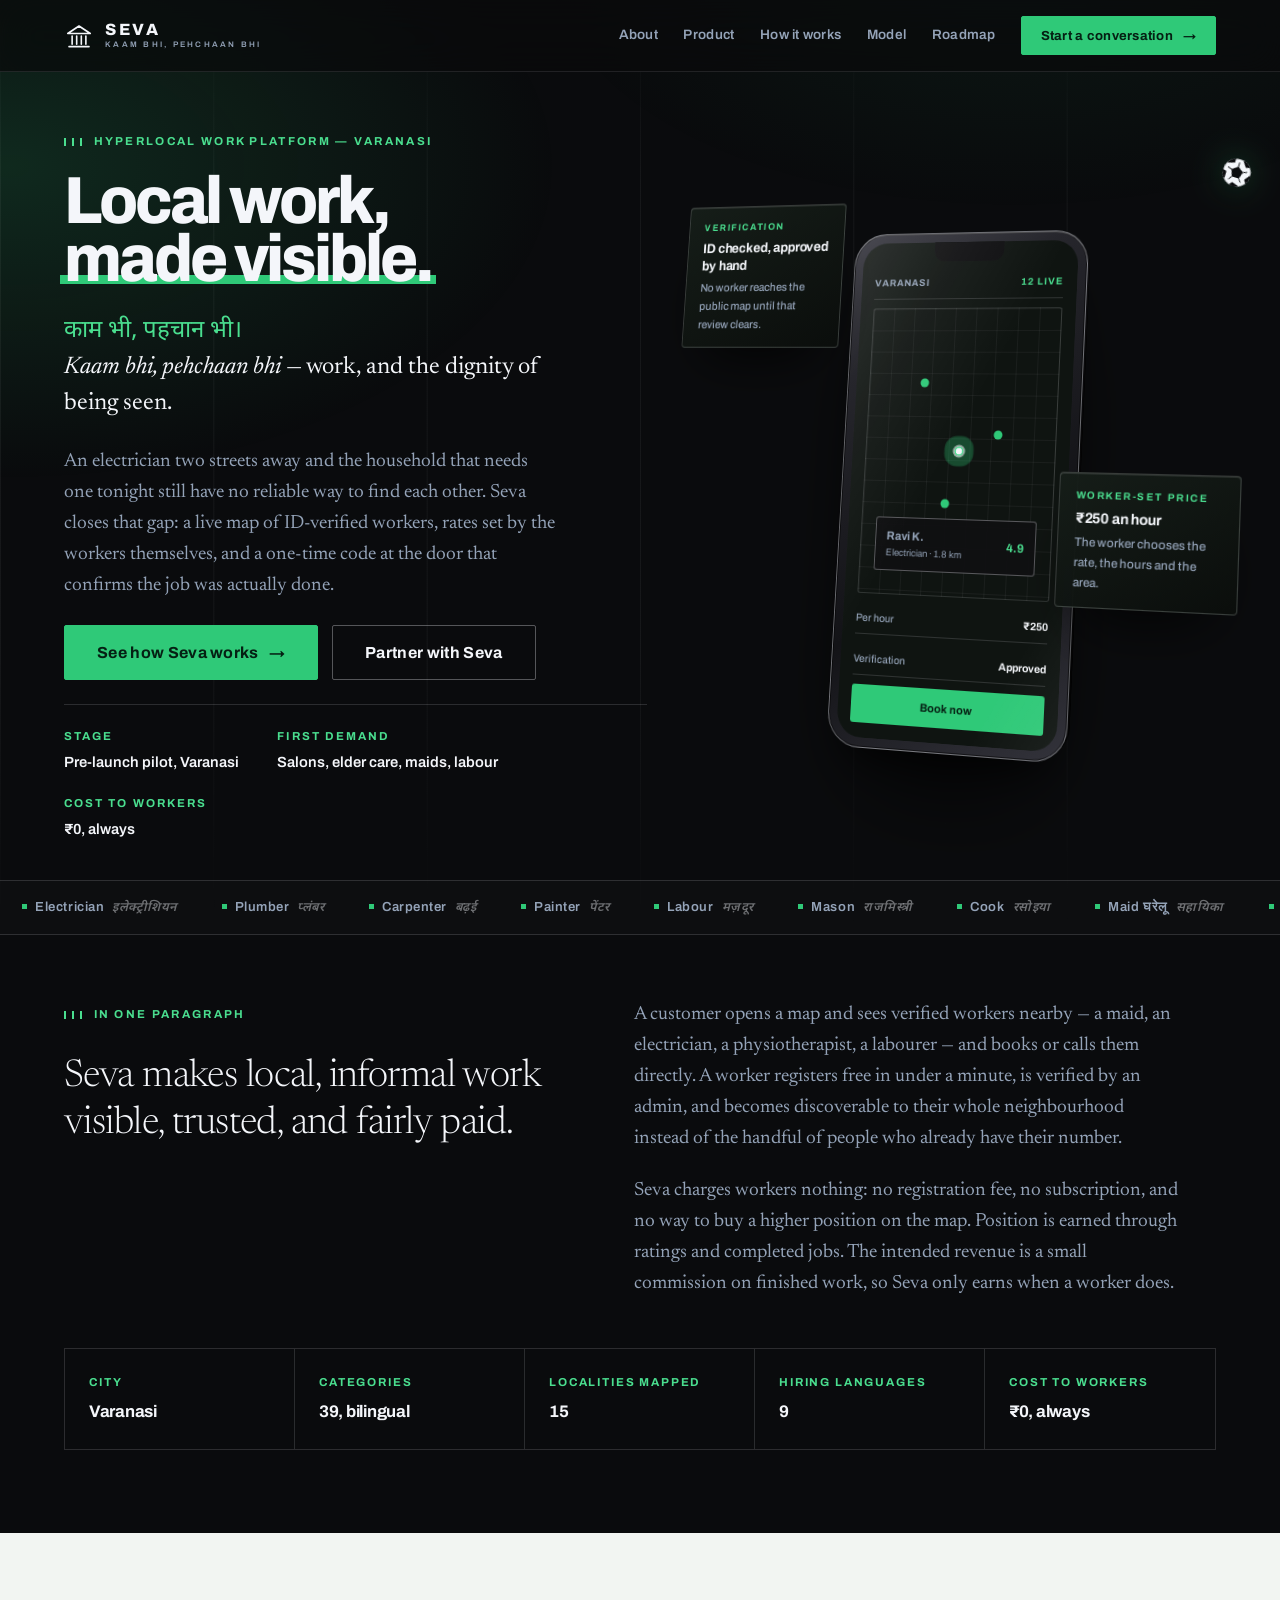
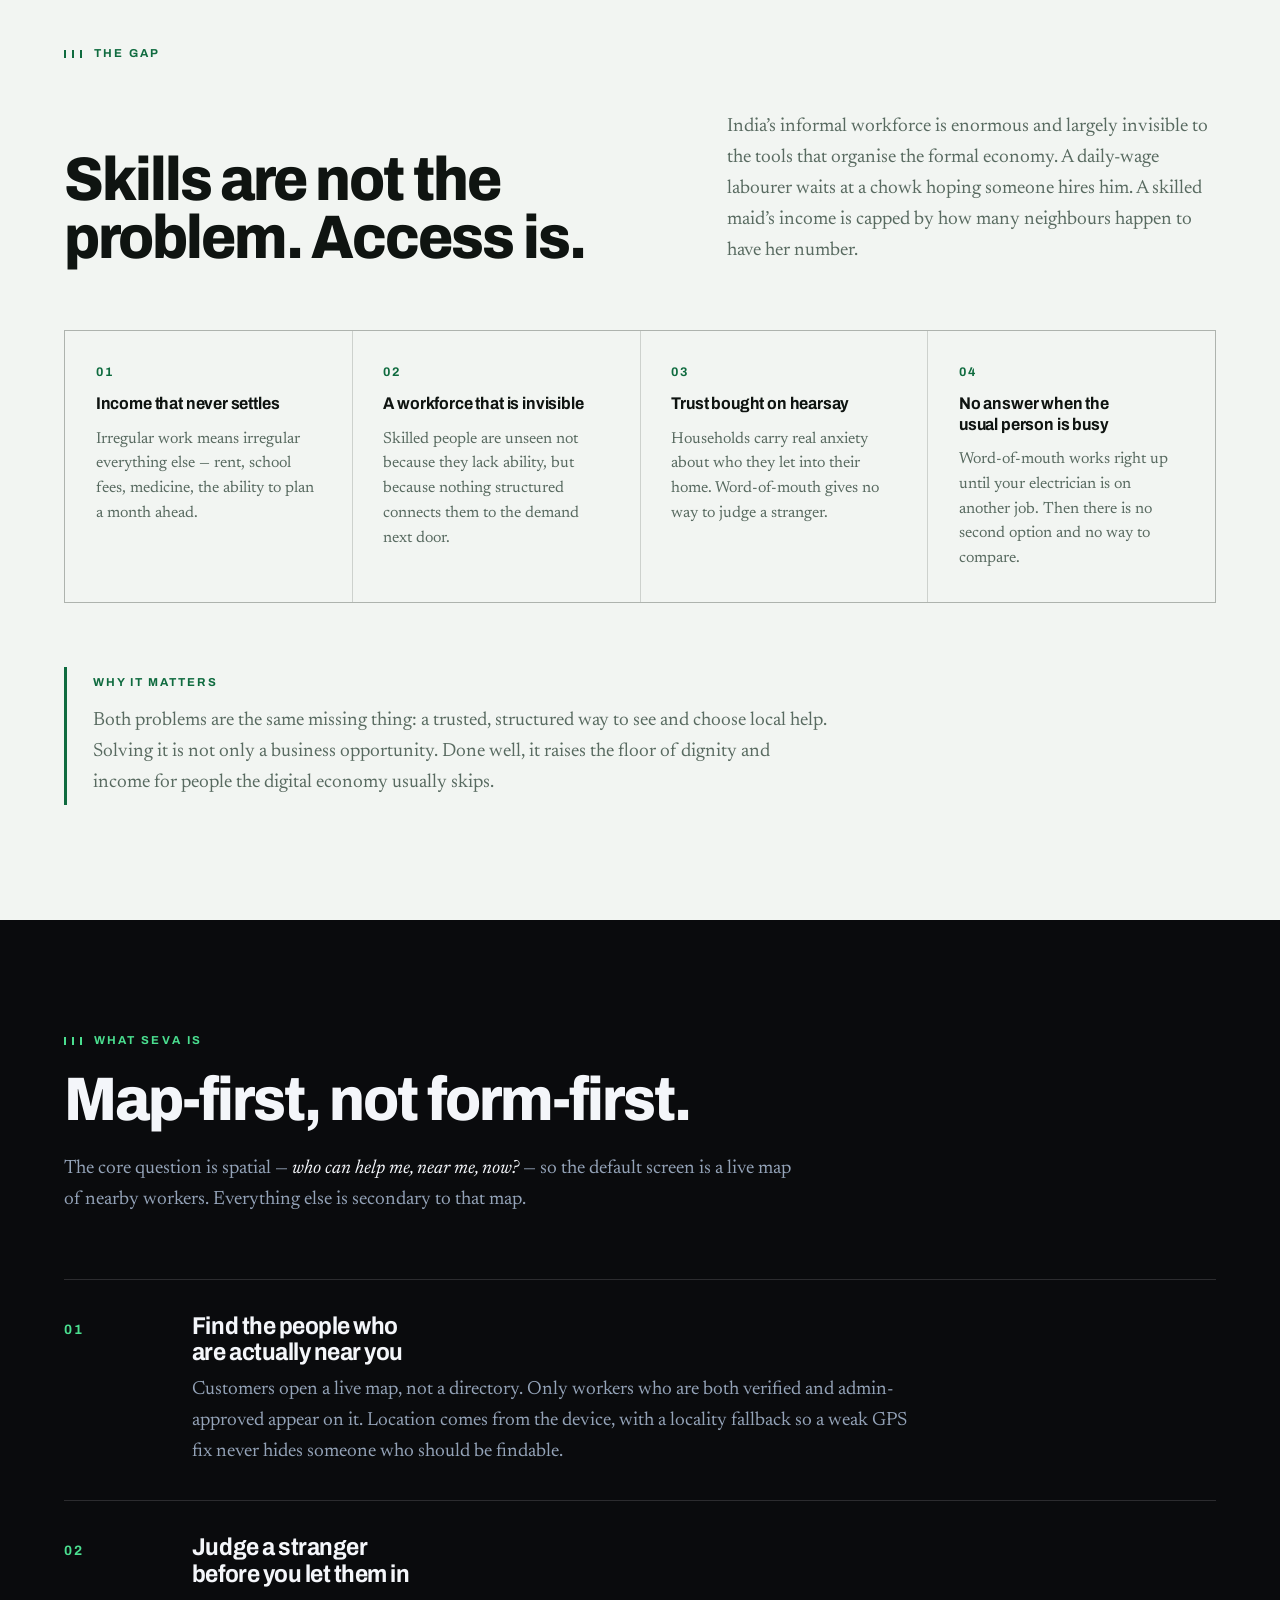
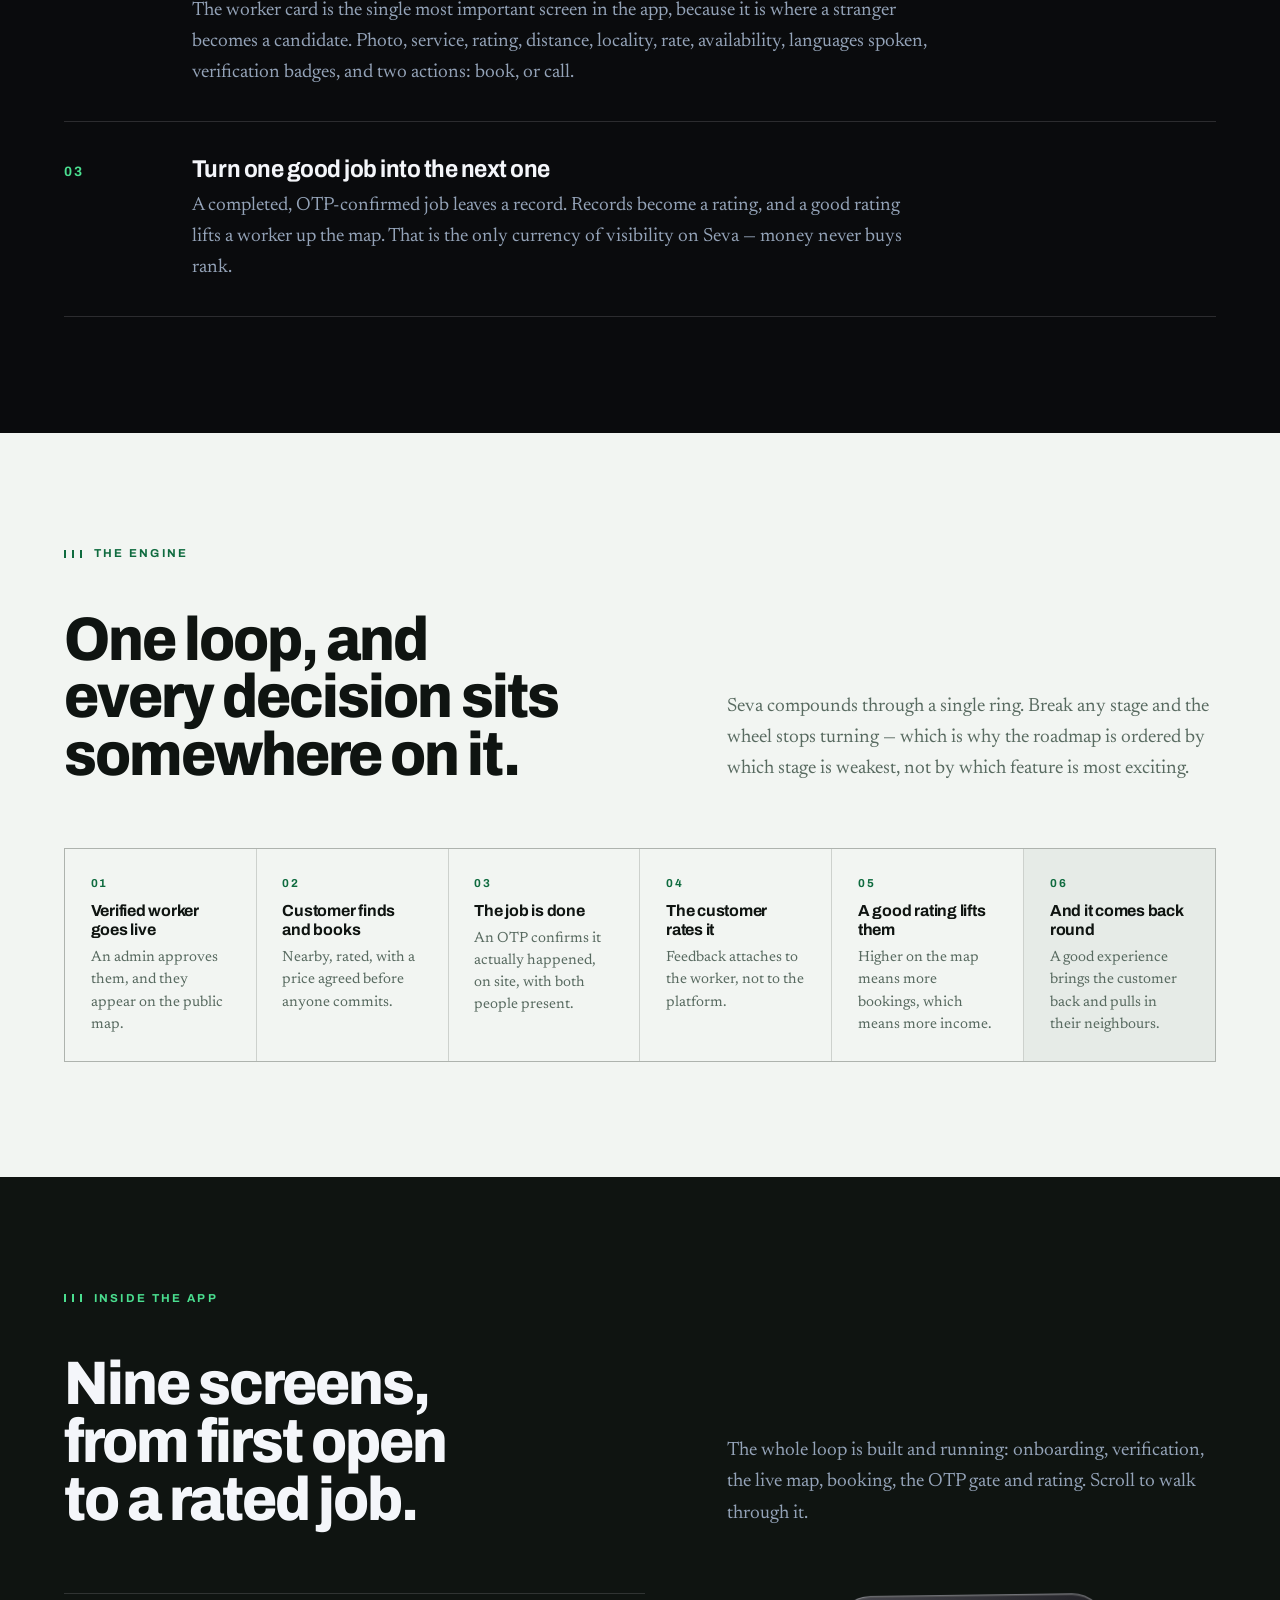
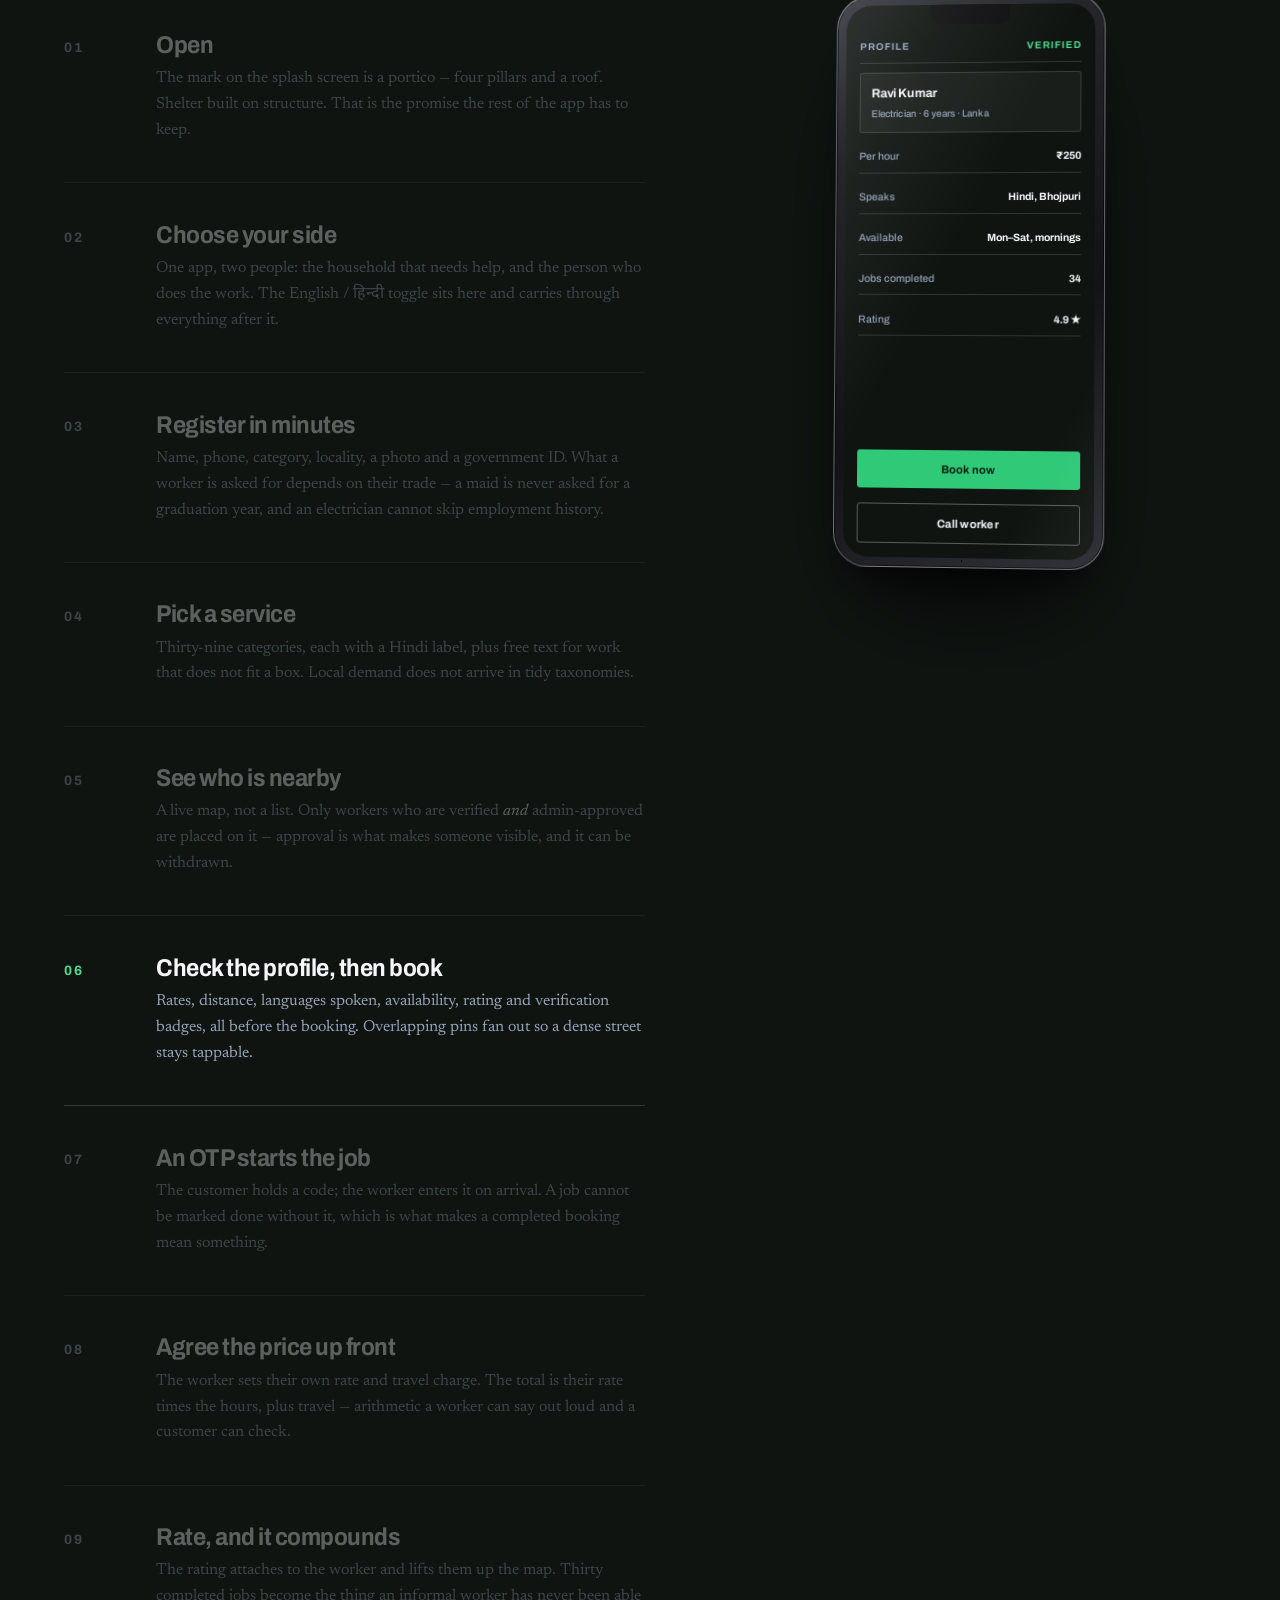
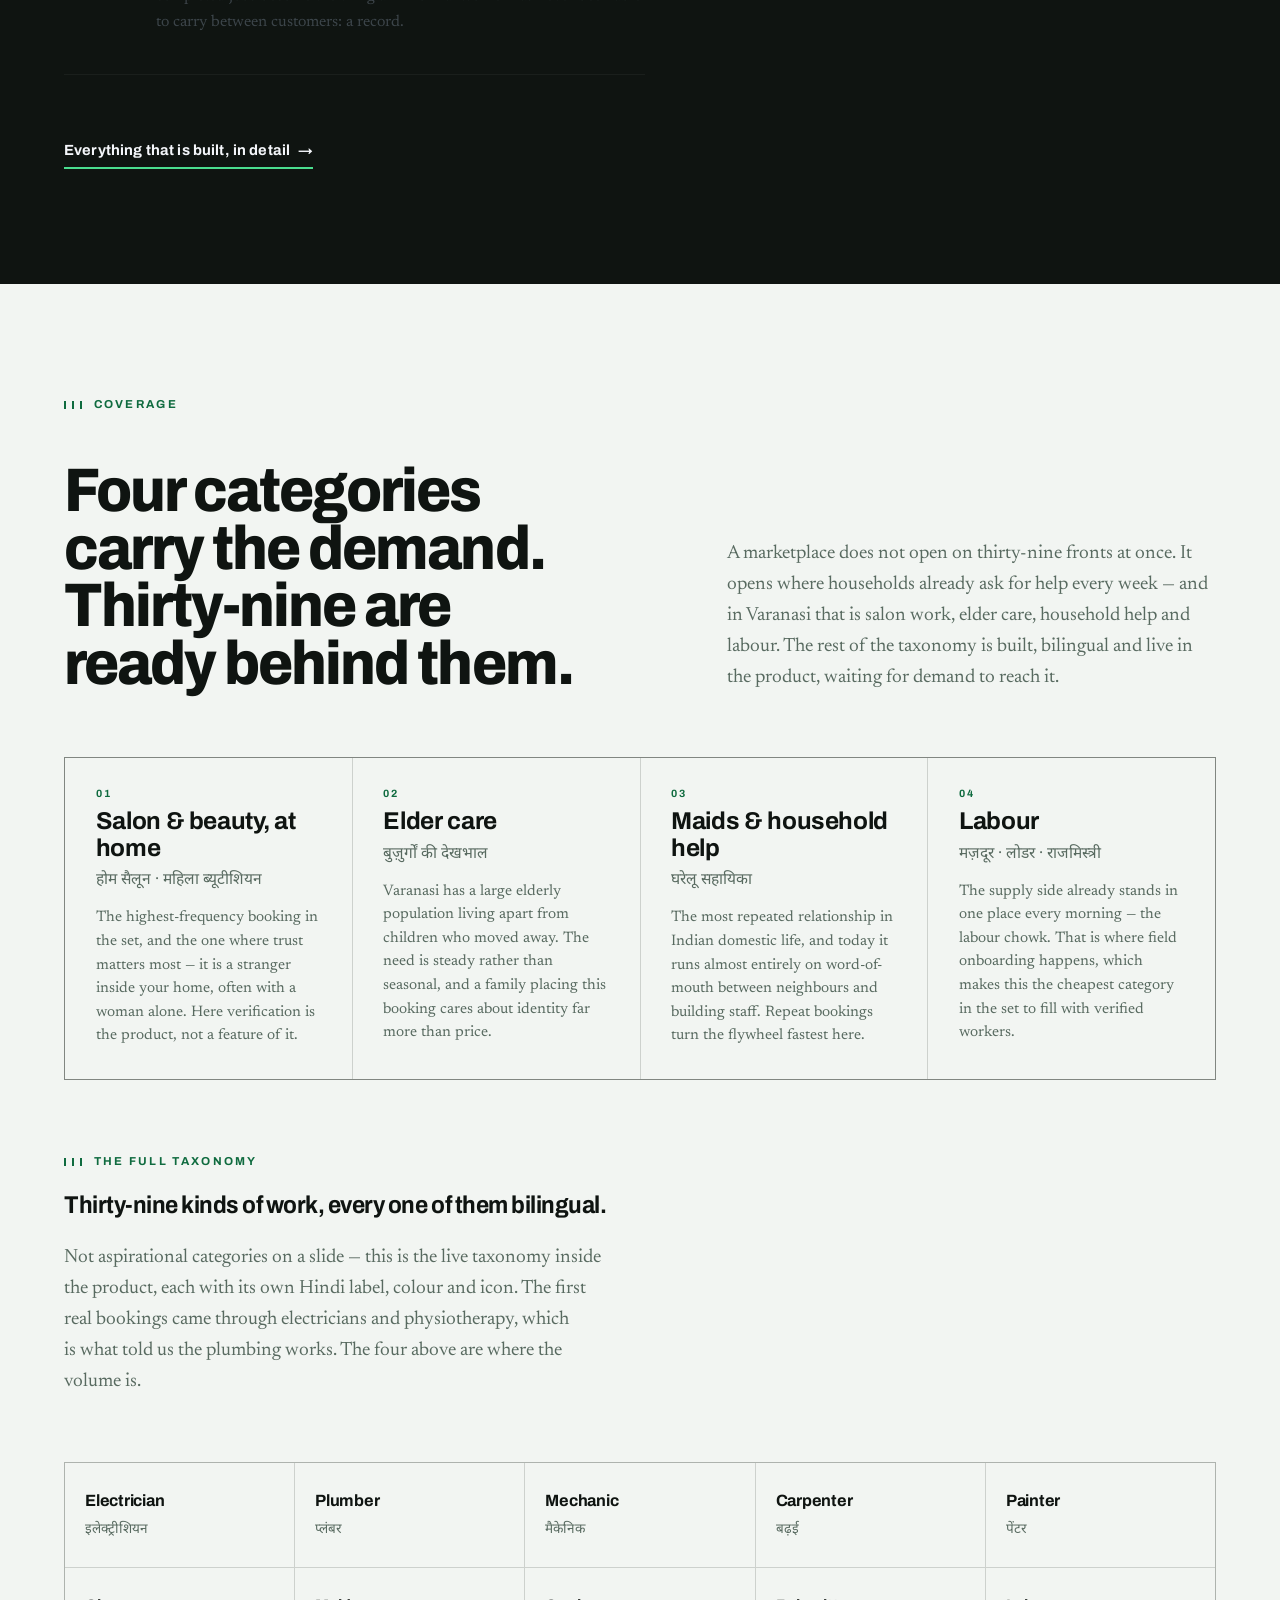
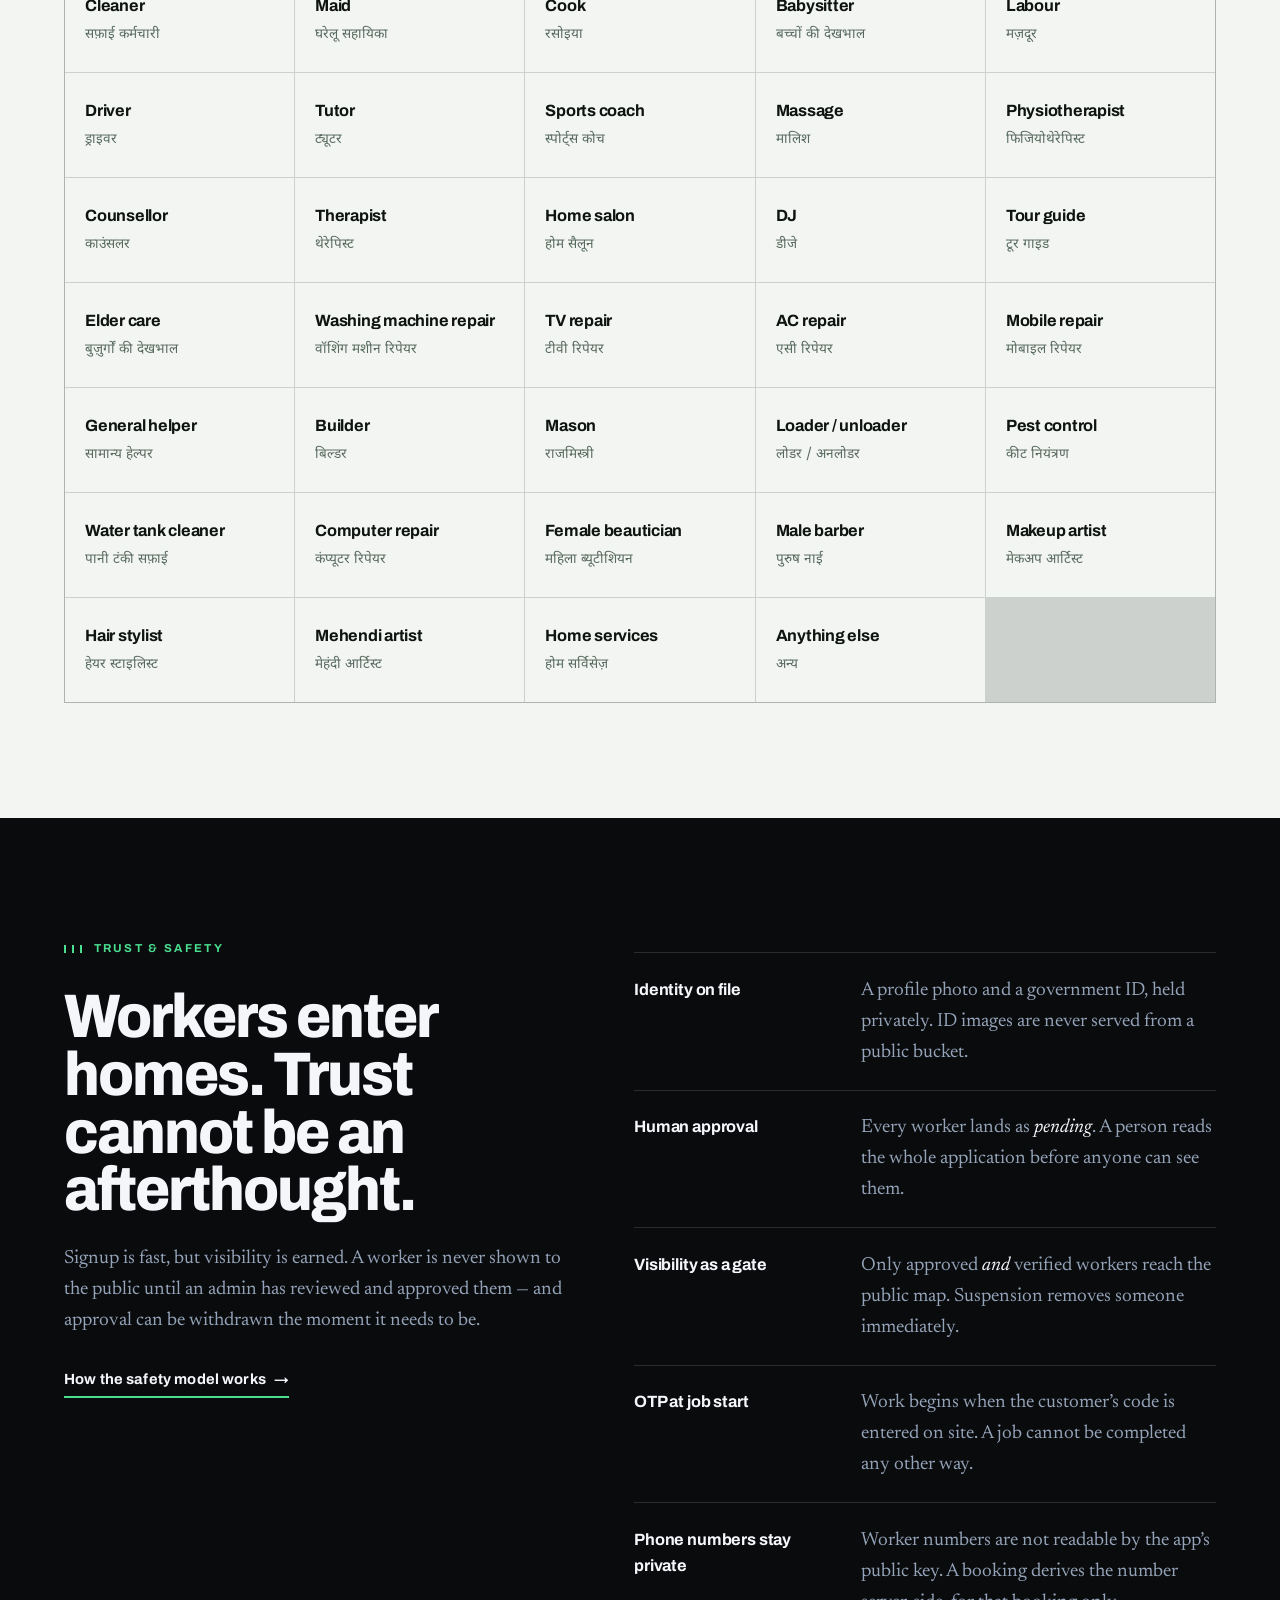
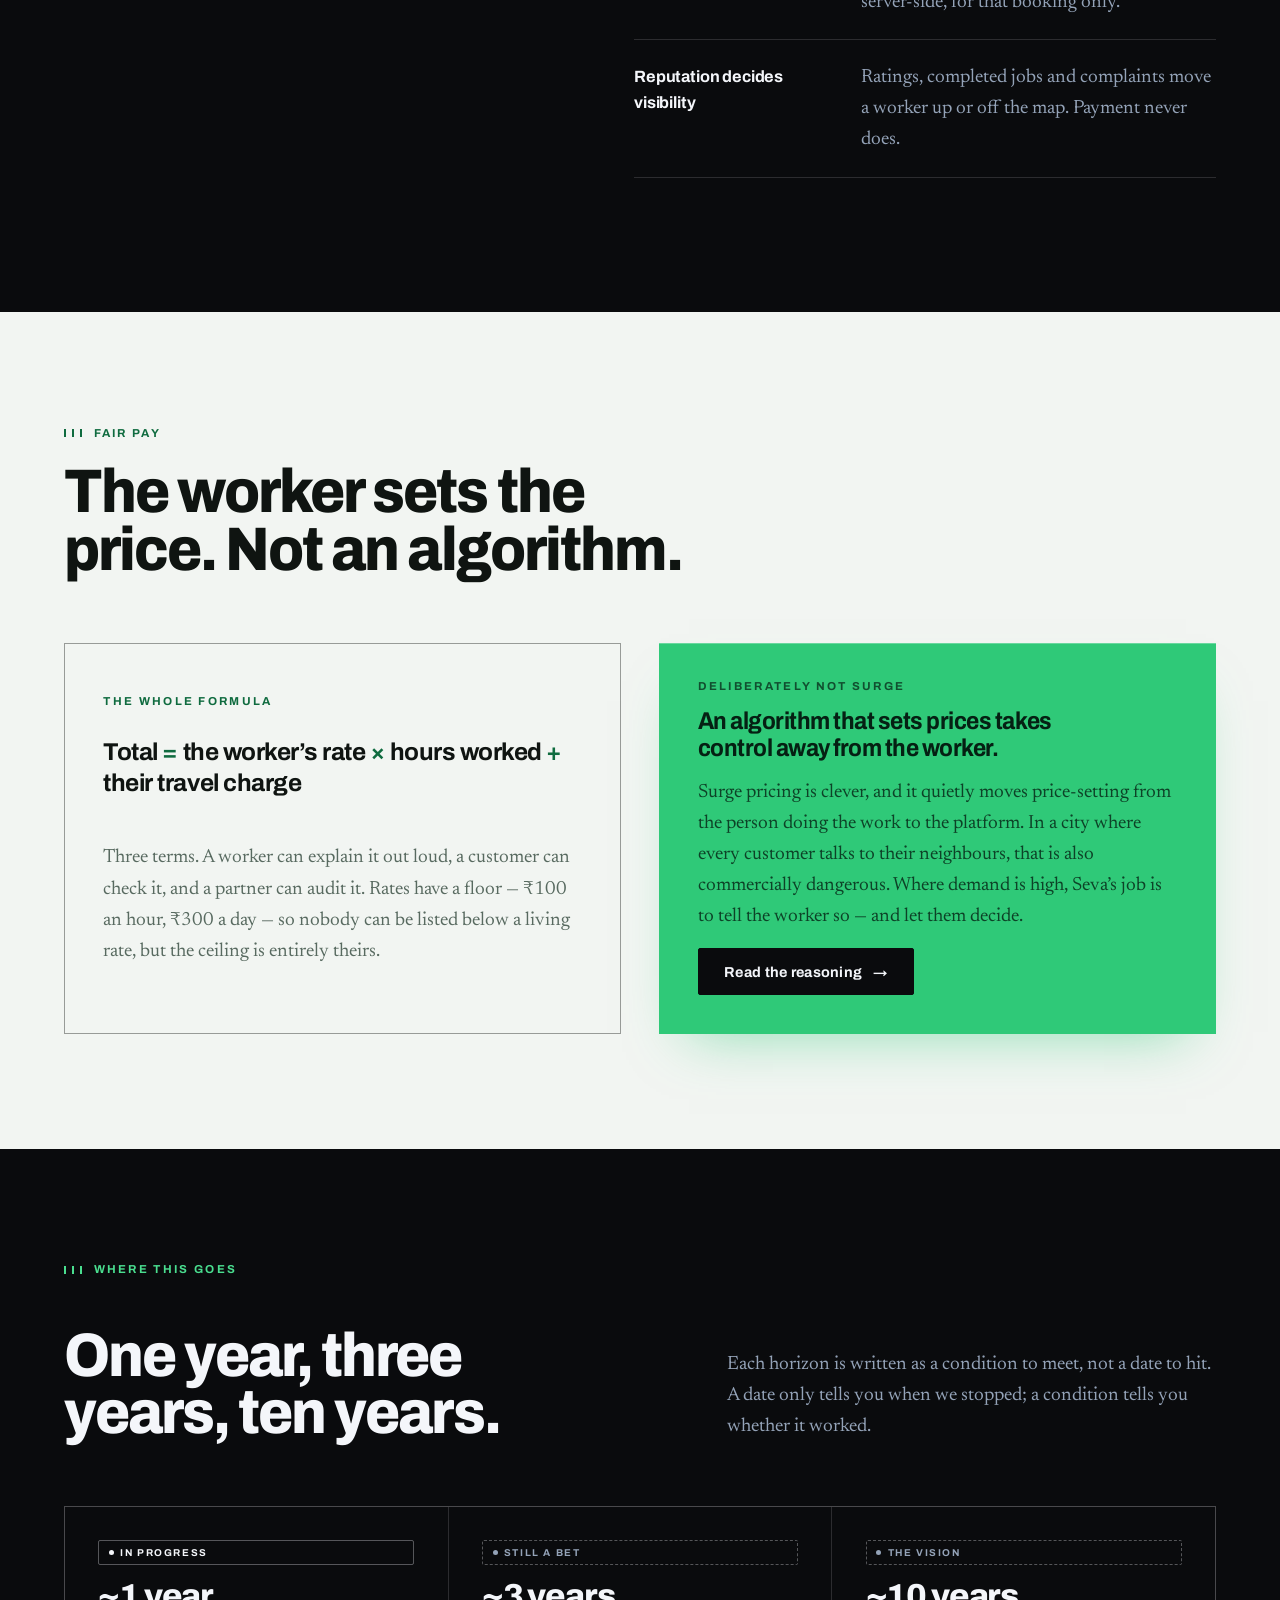
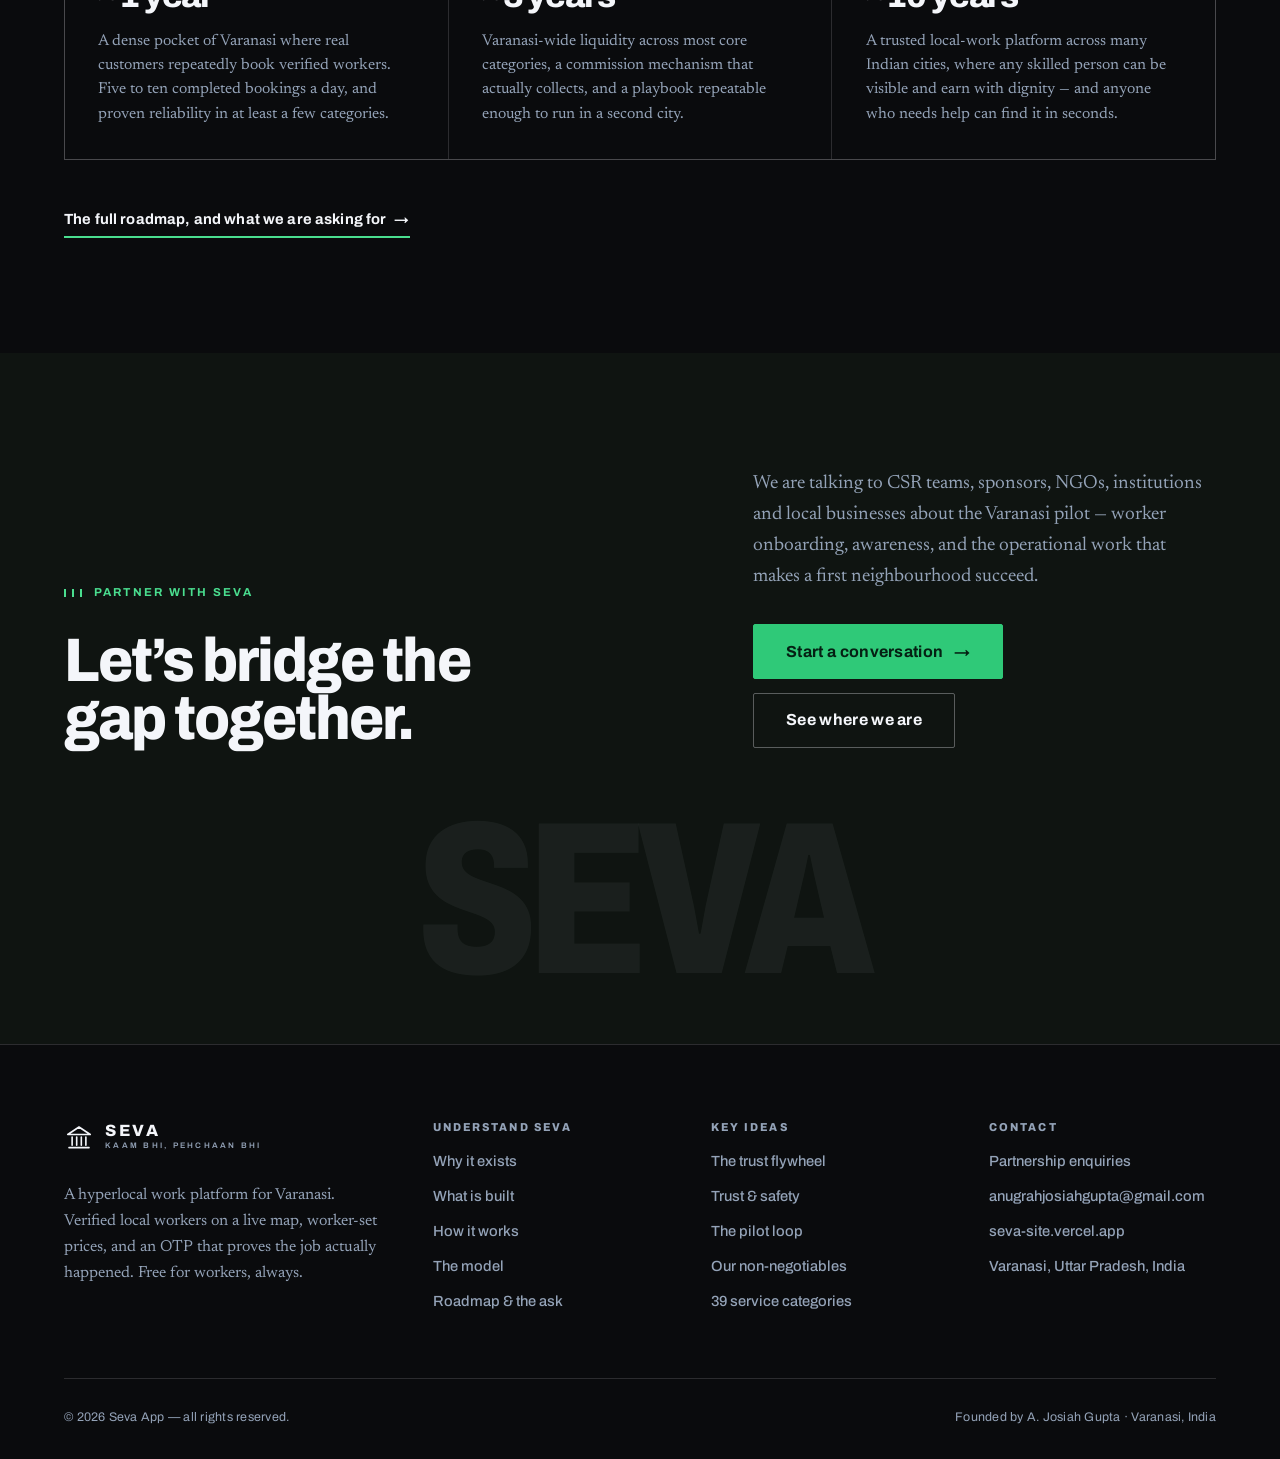
<file: index.html>
<!DOCTYPE html>
<html lang="en">
<head>
<meta charset="UTF-8">
<meta name="viewport" content="width=device-width, initial-scale=1">
<title>Seva App — Kaam bhi, pehchaan bhi</title>
<meta name="description" content="Seva is a hyperlocal work platform for Varanasi. Verified local workers on a live map, prices set by the worker, and an OTP that proves the job happened. Free for workers, always.">
<meta name="theme-color" content="#0a0b0d">
<link rel="canonical" href="https://seva-site.vercel.app/">
<meta property="og:type" content="website">
<meta property="og:site_name" content="Seva App">
<meta property="og:url" content="https://seva-site.vercel.app/">
<meta property="og:title" content="Seva App — Kaam bhi, pehchaan bhi">
<meta property="og:description" content="A hyperlocal work platform making informal work visible, trusted and fairly paid. Starting in Varanasi.">
<meta property="og:image" content="https://seva-site.vercel.app/assets/seva-banner.png">
<meta name="twitter:card" content="summary_large_image">
<meta name="twitter:title" content="Seva App — Kaam bhi, pehchaan bhi">
<meta name="twitter:description" content="A hyperlocal work platform making informal work visible, trusted and fairly paid. Starting in Varanasi.">
<meta name="twitter:image" content="https://seva-site.vercel.app/assets/seva-banner.png">
<link rel="icon" type="image/svg+xml" href="assets/favicon.svg">
<link rel="icon" type="image/png" sizes="512x512" href="assets/icon-512.png">
<link rel="apple-touch-icon" href="assets/apple-touch-icon.png">
<link rel="preconnect" href="https://fonts.googleapis.com">
<link rel="preconnect" href="https://fonts.gstatic.com" crossorigin>
<link href="https://fonts.googleapis.com/css2?family=Archivo:wdth,wght@62..125,400..900&family=Newsreader:ital,opsz,wght@0,6..72,300..600;1,6..72,300..500&family=Noto+Sans+Devanagari:wght@400;600&display=swap" rel="stylesheet">
<link rel="stylesheet" href="style.css?v=20260921a">
</head>
<body>
<a class="skip-link" href="#main">Skip to content</a>

<header class="site-head">
  <div class="head-inner">
    <a class="brand" href="index.html" aria-label="Seva App — home"><svg viewBox="0 0 48 48" fill="none" aria-hidden="true"><path d="M6 20 24 8l18 12z" stroke="currentColor" stroke-width="2.6" stroke-linejoin="round"/><path d="M13 24v13M20.3 24v13M27.7 24v13M35 24v13M8 41h32" stroke="currentColor" stroke-width="2.6" stroke-linecap="round"/></svg><span class="brand-text"><span class="brand-name">Seva</span><span class="brand-tag">Kaam bhi, pehchaan bhi</span></span></a>
    <button class="nav-toggle" id="navToggle" aria-label="Open menu" aria-expanded="false" aria-controls="nav">
      <span></span><span></span>
    </button>
    <nav class="nav" id="nav" aria-label="Primary">
      <a href="about.html">About</a>
      <a href="product.html">Product</a>
      <a href="how-it-works.html">How it works</a>
      <a href="strategy.html">Model</a>
      <a href="traction.html">Roadmap</a>
      <a class="btn btn--accent head-cta" href="partner.html">Start a conversation <span class="arw" aria-hidden="true">&rarr;</span></a>
    </nav>
  </div>
</header>

<main id="main">

  <!-- ================= HERO ================= -->
  <section class="band hero">
    <div class="hero-glow" aria-hidden="true"></div>
    <div class="hero-grid" aria-hidden="true"></div>

    <div class="hero-body">
      <div class="hero-copy">
        <span class="eyebrow">Hyperlocal work platform &mdash; Varanasi</span>
        <h1>Local work,<br><span class="stroke">made visible.</span></h1>
        <p class="lead"><span lang="hi" class="mark" style="font-family:var(--f-deva)">काम भी, पहचान भी।</span><br><em class="serif-em">Kaam bhi, pehchaan bhi</em> &mdash; work, and the dignity of being seen.</p>
        <p class="body">An electrician two streets away and the household that needs one tonight still have no reliable way to find each other. Seva closes that gap: a live map of ID-verified workers, rates set by the workers themselves, and a one-time code at the door that confirms the job was actually done.</p>
        <div class="btn-row">
          <a class="btn btn--accent btn--lg" href="how-it-works.html">See how Seva works <span class="arw" aria-hidden="true">&rarr;</span></a>
          <a class="btn btn--ghost btn--lg" href="partner.html">Partner with Seva</a>
        </div>
        <dl class="hero-meta">
          <div>
            <dt>Stage</dt>
            <dd>Pre-launch pilot, Varanasi</dd>
          </div>
          <div>
            <dt>First demand</dt>
            <dd>Salons, elder care, maids, labour</dd>
          </div>
          <div>
            <dt>Cost to workers</dt>
            <dd>&#8377;0, always</dd>
          </div>
        </dl>
      </div>

      <div class="hero-stage stage3d" aria-hidden="true">
        <div class="device-rig">
          <span class="device-floor"></span>
          <div class="device">
            <span class="device__glare"></span>
            <div class="device__screen">
              <div class="screen is-active">
                <div class="screen__bar"><span>Varanasi</span><b>12 live</b></div>
                <div class="screen__map">
                  <span class="pin" style="left:30%;top:26%"></span>
                  <span class="pin" style="left:70%;top:44%"></span>
                  <span class="pin" style="left:44%;top:68%"></span>
                  <span class="pin pin--me" style="left:50%;top:50%"></span>
                  <div class="pop">
                    <span><strong>Ravi K.</strong><span>Electrician &middot; 1.8 km</span></span>
                    <b>4.9</b>
                  </div>
                </div>
                <div class="row"><span>Per hour</span><b>&#8377;250</b></div>
                <div class="row"><span>Verification</span><b>Approved</b></div>
                <div class="screen__cta">Book now</div>
              </div>
            </div>
          </div>
          <div class="float-card float-card--a">
            <b>Verification</b>
            <strong>ID checked, approved by hand</strong>
            <span>No worker reaches the public map until that review clears.</span>
          </div>
          <div class="float-card float-card--b">
            <b>Worker-set price</b>
            <strong>&#8377;250 an hour</strong>
            <span>The worker chooses the rate, the hours and the area.</span>
          </div>
        </div>
      </div>
    </div>

    <div class="ticker" aria-hidden="true">
      <div class="ticker__track">
        <span class="ticker__item">Electrician <i class="ticker__hi" lang="hi">इलेक्ट्रीशियन</i></span>
        <span class="ticker__item">Plumber <i class="ticker__hi" lang="hi">प्लंबर</i></span>
        <span class="ticker__item">Carpenter <i class="ticker__hi" lang="hi">बढ़ई</i></span>
        <span class="ticker__item">Painter <i class="ticker__hi" lang="hi">पेंटर</i></span>
        <span class="ticker__item">Labour <i class="ticker__hi" lang="hi">मज़दूर</i></span>
        <span class="ticker__item">Mason <i class="ticker__hi" lang="hi">राजमिस्त्री</i></span>
        <span class="ticker__item">Cook <i class="ticker__hi" lang="hi">रसोइया</i></span>
        <span class="ticker__item">Maid घरेलू <i class="ticker__hi" lang="hi">सहायिका</i></span>
        <span class="ticker__item">Driver <i class="ticker__hi" lang="hi">ड्राइवर</i></span>
        <span class="ticker__item">Tutor <i class="ticker__hi" lang="hi">ट्यूटर</i></span>
        <span class="ticker__item">Elder care बुज़ुर्गों की <i class="ticker__hi" lang="hi">देखभाल</i></span>
        <span class="ticker__item">AC repair एसी <i class="ticker__hi" lang="hi">रिपेयर</i></span>
        <span class="ticker__item">Mehendi artist मेहंदी <i class="ticker__hi" lang="hi">आर्टिस्ट</i></span>
        <span class="ticker__item">Physiotherapist <i class="ticker__hi" lang="hi">फिजियोथेरेपिस्ट</i></span>
        <span class="ticker__item">Pest control कीट <i class="ticker__hi" lang="hi">नियंत्रण</i></span>
        <span class="ticker__item">Tour guide टूर <i class="ticker__hi" lang="hi">गाइड</i></span>
      </div>
    </div>
  </section>

  <!-- ================= IN ONE PARAGRAPH ================= -->
  <section class="band band--tight" id="summary">
    <div class="wrap">
      <div class="split reveal">
        <div>
          <span class="eyebrow">In one paragraph</span>
          <p class="pull" style="margin-top:1.5rem">Seva makes local, informal work visible, trusted, and fairly paid.</p>
        </div>
        <div>
          <p class="body">A customer opens a map and sees verified workers nearby &mdash; a maid, an electrician, a physiotherapist, a labourer &mdash; and books or calls them directly. A worker registers free in under a minute, is verified by an admin, and becomes discoverable to their whole neighbourhood instead of the handful of people who already have their number.</p>
          <p class="body">Seva charges workers nothing: no registration fee, no subscription, and no way to buy a higher position on the map. Position is earned through ratings and completed jobs. The intended revenue is a small commission on finished work, so Seva only earns when a worker does.</p>
        </div>
      </div>

      <dl class="facts reveal" style="margin-top:clamp(2rem,4vw,3rem)">
        <div><dt>City</dt><dd>Varanasi</dd></div>
        <div><dt>Categories</dt><dd>39, bilingual</dd></div>
        <div><dt>Localities mapped</dt><dd>15</dd></div>
        <div><dt>Hiring languages</dt><dd>9</dd></div>
        <div><dt>Cost to workers</dt><dd>&#8377;0, always</dd></div>
      </dl>
    </div>
  </section>

  <!-- ================= THE GAP ================= -->
  <section class="band band--bone" id="gap">
    <div class="wrap">
      <div class="section-head section-head--split reveal">
        <span class="eyebrow">The gap</span>
        <h2 class="h2">Skills are not the problem. Access is.</h2>
        <p class="body">India&rsquo;s informal workforce is enormous and largely invisible to the tools that organise the formal economy. A daily-wage labourer waits at a chowk hoping someone hires him. A skilled maid&rsquo;s income is capped by how many neighbours happen to have her number.</p>
      </div>

      <div class="mesh mesh--4">
        <article class="cell reveal">
          <span class="cell__no">01</span>
          <h3 class="h4">Income that never settles</h3>
          <p>Irregular work means irregular everything else &mdash; rent, school fees, medicine, the ability to plan a month ahead.</p>
        </article>
        <article class="cell reveal">
          <span class="cell__no">02</span>
          <h3 class="h4">A workforce that is invisible</h3>
          <p>Skilled people are unseen not because they lack ability, but because nothing structured connects them to the demand next door.</p>
        </article>
        <article class="cell reveal">
          <span class="cell__no">03</span>
          <h3 class="h4">Trust bought on hearsay</h3>
          <p>Households carry real anxiety about who they let into their home. Word-of-mouth gives no way to judge a stranger.</p>
        </article>
        <article class="cell reveal">
          <span class="cell__no">04</span>
          <h3 class="h4">No answer when the usual person is busy</h3>
          <p>Word-of-mouth works right up until your electrician is on another job. Then there is no second option and no way to compare.</p>
        </article>
      </div>

      <div class="callout reveal" style="margin-top:clamp(2.5rem,5vw,4rem)">
        <span class="callout__label">Why it matters</span>
        <p>Both problems are the same missing thing: a trusted, structured way to see and choose local help. Solving it is not only a business opportunity. Done well, it raises the floor of dignity and income for people the digital economy usually skips.</p>
      </div>
    </div>
  </section>

  <!-- ================= WHAT SEVA IS ================= -->
  <section class="band" id="solution">
    <div class="wrap">
      <div class="section-head reveal">
        <span class="eyebrow">What Seva is</span>
        <h2 class="h2">Map-first, not form-first.</h2>
        <p class="body body--wide">The core question is spatial &mdash; <em class="serif-em">who can help me, near me, now?</em> &mdash; so the default screen is a live map of nearby workers. Everything else is secondary to that map.</p>
      </div>

      <div class="rows rows--lg">
        <article class="rows__item reveal">
          <span class="rows__no">01</span>
          <div class="rows__body">
            <h3 class="h3">Find the people who are actually near you</h3>
            <p>Customers open a live map, not a directory. Only workers who are both verified and admin-approved appear on it. Location comes from the device, with a locality fallback so a weak GPS fix never hides someone who should be findable.</p>
          </div>
        </article>
        <article class="rows__item reveal">
          <span class="rows__no">02</span>
          <div class="rows__body">
            <h3 class="h3">Judge a stranger before you let them in</h3>
            <p>The worker card is the single most important screen in the app, because it is where a stranger becomes a candidate. Photo, service, rating, distance, locality, rate, availability, languages spoken, verification badges, and two actions: book, or call.</p>
          </div>
        </article>
        <article class="rows__item reveal">
          <span class="rows__no">03</span>
          <div class="rows__body">
            <h3 class="h3">Turn one good job into the next one</h3>
            <p>A completed, OTP-confirmed job leaves a record. Records become a rating, and a good rating lifts a worker up the map. That is the only currency of visibility on Seva &mdash; money never buys rank.</p>
          </div>
        </article>
      </div>
    </div>
  </section>

  <!-- ================= FLYWHEEL ================= -->
  <section class="band band--bone" id="flywheel">
    <div class="wrap">
      <div class="section-head section-head--split reveal">
        <span class="eyebrow">The engine</span>
        <h2 class="h2">One loop, and every decision sits somewhere on it.</h2>
        <p class="body">Seva compounds through a single ring. Break any stage and the wheel stops turning &mdash; which is why the roadmap is ordered by which stage is weakest, not by which feature is most exciting.</p>
      </div>

      <div class="wheel reveal">
        <div class="wheel__step"><b>01</b><strong>Verified worker goes live</strong><span>An admin approves them, and they appear on the public map.</span></div>
        <div class="wheel__step"><b>02</b><strong>Customer finds and books</strong><span>Nearby, rated, with a price agreed before anyone commits.</span></div>
        <div class="wheel__step"><b>03</b><strong>The job is done</strong><span>An OTP confirms it actually happened, on site, with both people present.</span></div>
        <div class="wheel__step"><b>04</b><strong>The customer rates it</strong><span>Feedback attaches to the worker, not to the platform.</span></div>
        <div class="wheel__step"><b>05</b><strong>A good rating lifts them</strong><span>Higher on the map means more bookings, which means more income.</span></div>
        <div class="wheel__step wheel__step--loop"><b>06</b><strong>And it comes back round</strong><span>A good experience brings the customer back and pulls in their neighbours.</span></div>
      </div>
    </div>
  </section>

  <!-- ================= PRODUCT STORY ================= -->
  <section class="band band--ink-2" id="experience">
    <div class="wrap">
      <div class="section-head section-head--split reveal">
        <span class="eyebrow">Inside the app</span>
        <h2 class="h2">Nine screens, from first open to a rated job.</h2>
        <p class="body">The whole loop is built and running: onboarding, verification, the live map, booking, the OTP gate and rating. Scroll to walk through it.</p>
      </div>

      <div class="story">
        <div class="story__stage">
          <div class="device-rig">
            <span class="device-floor" aria-hidden="true"></span>
            <div class="device">
            <span class="device__glare" aria-hidden="true"></span>
            <div class="device__screen">

              <div class="screen is-active" data-screen="1">
                <div class="screen__splash">
                  <svg viewBox="0 0 48 48" fill="none" aria-hidden="true">
                    <path d="M6 20 24 8l18 12z" stroke="currentColor" stroke-width="2.6" stroke-linejoin="round"/>
                    <path d="M13 24v13M20.3 24v13M27.7 24v13M35 24v13M8 41h32" stroke="currentColor" stroke-width="2.6" stroke-linecap="round"/>
                  </svg>
                  <strong>Seva</strong>
                  <span>Kaam bhi, pehchaan bhi</span>
                </div>
              </div>

              <div class="screen" data-screen="2">
                <div class="screen__bar"><span>Welcome</span><b>EN / हिं</b></div>
                <div class="tile tile--active">
                  <strong>I need help</strong>
                  <span>Book a verified worker nearby</span>
                </div>
                <div class="tile">
                  <strong>I am looking for work</strong>
                  <span>Register free and be found</span>
                </div>
                <p>One app, two sides. The language toggle carries through every screen.</p>
              </div>

              <div class="screen" data-screen="3">
                <div class="screen__bar"><span>Register</span><b>Skilled</b></div>
                <div class="row"><span>Name</span><b>Ravi Kumar</b></div>
                <div class="row"><span>Service</span><b>Electrician</b></div>
                <div class="row"><span>Locality</span><b>Lanka</b></div>
                <div class="row"><span>Languages</span><b>Hindi, Bhojpuri</b></div>
                <div class="row"><span>Per hour</span><b>&#8377;250</b></div>
                <div class="row"><span>Photo + ID</span><b>Uploaded</b></div>
                <p>Free, and free forever. No subscription, no listing fee.</p>
                <div class="screen__cta">Submit for review</div>
              </div>

              <div class="screen" data-screen="4">
                <div class="screen__bar"><span>Choose a service</span><b>39</b></div>
                <div class="chipset">
                  <span class="chip chip--on">Electrician</span>
                  <span class="chip">Plumber</span>
                  <span class="chip">Maid</span>
                  <span class="chip">Labour</span>
                  <span class="chip">Physio</span>
                  <span class="chip">Elder care</span>
                </div>
                <p>Every category carries a Hindi label, and &ldquo;More&rdquo; accepts free text for anything not listed.</p>
              </div>

              <div class="screen" data-screen="5">
                <div class="screen__bar"><span>Nearby</span><b>12 live</b></div>
                <div class="screen__map">
                  <span class="pin" style="left:32%;top:30%"></span>
                  <span class="pin" style="left:68%;top:46%"></span>
                  <span class="pin" style="left:46%;top:66%"></span>
                  <span class="pin pin--me" style="left:50%;top:50%"></span>
                  <div class="pop">
                    <span><strong>Ravi K.</strong><span>Electrician &middot; 1.8 km</span></span>
                    <b>4.9</b>
                  </div>
                </div>
              </div>

              <div class="screen" data-screen="6">
                <div class="screen__bar"><span>Profile</span><b>Verified</b></div>
                <div class="tile">
                  <strong>Ravi Kumar</strong>
                  <span>Electrician &middot; 6 years &middot; Lanka</span>
                </div>
                <div class="row"><span>Per hour</span><b>&#8377;250</b></div>
                <div class="row"><span>Speaks</span><b>Hindi, Bhojpuri</b></div>
                <div class="row"><span>Available</span><b>Mon&ndash;Sat, mornings</b></div>
                <div class="row"><span>Jobs completed</span><b>34</b></div>
                <div class="row"><span>Rating</span><b>4.9 &#9733;</b></div>
                <div class="screen__cta">Book now</div>
                <div class="screen__cta screen__cta--soft">Call worker</div>
              </div>

              <div class="screen" data-screen="7">
                <div class="screen__bar"><span>Job start</span><b>OTP</b></div>
                <span class="badge badge--ok">Accepted</span>
                <div class="tile">
                  <strong>Share 4 8 2 1</strong>
                  <span>Ravi enters this code to start the job</span>
                </div>
                <div class="row"><span>Service</span><b>Electrician</b></div>
                <div class="row"><span>Today</span><b>4:30 PM</b></div>
                <p>A job cannot be completed without it. That is what makes the record mean something.</p>
              </div>

              <div class="screen" data-screen="8">
                <div class="screen__bar"><span>Total</span><b>&#8377;590</b></div>
                <div class="row"><span>Rate</span><b>&#8377;250 / hr</b></div>
                <div class="row"><span>Hours</span><b>2</b></div>
                <div class="row"><span>Travel</span><b>&#8377;90</b></div>
                <div class="row"><span>Set by</span><b>The worker</b></div>
                <p>Rate &times; hours, plus travel. Nothing the platform decides, nothing hidden.</p>
                <div class="screen__cta">Confirm &amp; pay</div>
              </div>

              <div class="screen" data-screen="9">
                <div class="screen__bar"><span>Complete</span><b>Job #1042</b></div>
                <div class="stars" aria-hidden="true">&#9733;&#9733;&#9733;&#9733;&#9733;</div>
                <h4 class="h4" style="color:var(--on-ink)">How was the work?</h4>
                <p>Ratings attach to the worker and decide where they sit on the map. Money never does.</p>
                <div class="screen__cta">Submit</div>
              </div>

            </div>
            </div>
          </div>
        </div>

        <div class="story__steps">
          <article class="step is-active" data-step="1">
            <span class="step__no">01</span>
            <div>
              <h3 class="h3">Open</h3>
              <p>The mark on the splash screen is a portico — four pillars and a roof. Shelter built on structure. That is the promise the rest of the app has to keep.</p>
            </div>
          </article>
          <article class="step" data-step="2">
            <span class="step__no">02</span>
            <div>
              <h3 class="h3">Choose your side</h3>
              <p>One app, two people: the household that needs help, and the person who does the work. The English / <span lang="hi" style="font-family:var(--f-deva)">हिन्दी</span> toggle sits here and carries through everything after it.</p>
            </div>
          </article>
          <article class="step" data-step="3">
            <span class="step__no">03</span>
            <div>
              <h3 class="h3">Register in minutes</h3>
              <p>Name, phone, category, locality, a photo and a government ID. What a worker is asked for depends on their trade — a maid is never asked for a graduation year, and an electrician cannot skip employment history.</p>
            </div>
          </article>
          <article class="step" data-step="4">
            <span class="step__no">04</span>
            <div>
              <h3 class="h3">Pick a service</h3>
              <p>Thirty-nine categories, each with a Hindi label, plus free text for work that does not fit a box. Local demand does not arrive in tidy taxonomies.</p>
            </div>
          </article>
          <article class="step" data-step="5">
            <span class="step__no">05</span>
            <div>
              <h3 class="h3">See who is nearby</h3>
              <p>A live map, not a list. Only workers who are verified <em class="serif-em">and</em> admin-approved are placed on it — approval is what makes someone visible, and it can be withdrawn.</p>
            </div>
          </article>
          <article class="step" data-step="6">
            <span class="step__no">06</span>
            <div>
              <h3 class="h3">Check the profile, then book</h3>
              <p>Rates, distance, languages spoken, availability, rating and verification badges, all before the booking. Overlapping pins fan out so a dense street stays tappable.</p>
            </div>
          </article>
          <article class="step" data-step="7">
            <span class="step__no">07</span>
            <div>
              <h3 class="h3">An OTP starts the job</h3>
              <p>The customer holds a code; the worker enters it on arrival. A job cannot be marked done without it, which is what makes a completed booking mean something.</p>
            </div>
          </article>
          <article class="step" data-step="8">
            <span class="step__no">08</span>
            <div>
              <h3 class="h3">Agree the price up front</h3>
              <p>The worker sets their own rate and travel charge. The total is their rate times the hours, plus travel — arithmetic a worker can say out loud and a customer can check.</p>
            </div>
          </article>
          <article class="step" data-step="9">
            <span class="step__no">09</span>
            <div>
              <h3 class="h3">Rate, and it compounds</h3>
              <p>The rating attaches to the worker and lifts them up the map. Thirty completed jobs become the thing an informal worker has never been able to carry between customers: a record.</p>
            </div>
          </article>
        </div>
      </div>

      <div class="btn-row reveal" style="margin-top:clamp(2.5rem,5vw,4rem)">
        <a class="tlink" href="product.html">Everything that is built, in detail <span class="arw" aria-hidden="true">&rarr;</span></a>
      </div>
    </div>
  </section>

  <!-- ================= SERVICES ================= -->
  <section class="band band--bone" id="services">
    <div class="wrap">
      <div class="section-head section-head--split reveal">
        <span class="eyebrow">Coverage</span>
        <h2 class="h2">Four categories carry the demand. Thirty-nine are ready behind them.</h2>
        <p class="body">A marketplace does not open on thirty-nine fronts at once. It opens where households already ask for help every week &mdash; and in Varanasi that is salon work, elder care, household help and labour. The rest of the taxonomy is built, bilingual and live in the product, waiting for demand to reach it.</p>
      </div>

      <div class="demand reveal">
        <article class="demand__item">
          <span class="demand__no">01</span>
          <span class="demand__name">Salon &amp; beauty, at home</span>
          <span class="demand__hi" lang="hi">होम सैलून &middot; महिला ब्यूटीशियन</span>
          <p class="demand__why">The highest-frequency booking in the set, and the one where trust matters most &mdash; it is a stranger inside your home, often with a woman alone. Here verification is the product, not a feature of it.</p>
        </article>
        <article class="demand__item">
          <span class="demand__no">02</span>
          <span class="demand__name">Elder care</span>
          <span class="demand__hi" lang="hi">बुज़ुर्गों की देखभाल</span>
          <p class="demand__why">Varanasi has a large elderly population living apart from children who moved away. The need is steady rather than seasonal, and a family placing this booking cares about identity far more than price.</p>
        </article>
        <article class="demand__item">
          <span class="demand__no">03</span>
          <span class="demand__name">Maids &amp; household help</span>
          <span class="demand__hi" lang="hi">घरेलू सहायिका</span>
          <p class="demand__why">The most repeated relationship in Indian domestic life, and today it runs almost entirely on word-of-mouth between neighbours and building staff. Repeat bookings turn the flywheel fastest here.</p>
        </article>
        <article class="demand__item">
          <span class="demand__no">04</span>
          <span class="demand__name">Labour</span>
          <span class="demand__hi" lang="hi">मज़दूर &middot; लोडर &middot; राजमिस्त्री</span>
          <p class="demand__why">The supply side already stands in one place every morning &mdash; the labour chowk. That is where field onboarding happens, which makes this the cheapest category in the set to fill with verified workers.</p>
        </article>
      </div>

      <div class="section-head reveal" style="margin-top:clamp(3rem,6vw,5rem)">
        <span class="eyebrow">The full taxonomy</span>
        <h3 class="h3">Thirty-nine kinds of work, every one of them bilingual.</h3>
        <p class="body">Not aspirational categories on a slide &mdash; this is the live taxonomy inside the product, each with its own Hindi label, colour and icon. The first real bookings came through electricians and physiotherapy, which is what told us the plumbing works. The four above are where the volume is.</p>
      </div>

      <div class="services reveal">
        <div class="service"><strong>Electrician</strong><span lang="hi">इलेक्ट्रीशियन</span></div>
        <div class="service"><strong>Plumber</strong><span lang="hi">प्लंबर</span></div>
        <div class="service"><strong>Mechanic</strong><span lang="hi">मैकेनिक</span></div>
        <div class="service"><strong>Carpenter</strong><span lang="hi">बढ़ई</span></div>
        <div class="service"><strong>Painter</strong><span lang="hi">पेंटर</span></div>
        <div class="service"><strong>Cleaner</strong><span lang="hi">सफ़ाई कर्मचारी</span></div>
        <div class="service"><strong>Maid</strong><span lang="hi">घरेलू सहायिका</span></div>
        <div class="service"><strong>Cook</strong><span lang="hi">रसोइया</span></div>
        <div class="service"><strong>Babysitter</strong><span lang="hi">बच्चों की देखभाल</span></div>
        <div class="service"><strong>Labour</strong><span lang="hi">मज़दूर</span></div>
        <div class="service"><strong>Driver</strong><span lang="hi">ड्राइवर</span></div>
        <div class="service"><strong>Tutor</strong><span lang="hi">ट्यूटर</span></div>
        <div class="service"><strong>Sports coach</strong><span lang="hi">स्पोर्ट्स कोच</span></div>
        <div class="service"><strong>Massage</strong><span lang="hi">मालिश</span></div>
        <div class="service"><strong>Physiotherapist</strong><span lang="hi">फिजियोथेरेपिस्ट</span></div>
        <div class="service"><strong>Counsellor</strong><span lang="hi">काउंसलर</span></div>
        <div class="service"><strong>Therapist</strong><span lang="hi">थेरेपिस्ट</span></div>
        <div class="service"><strong>Home salon</strong><span lang="hi">होम सैलून</span></div>
        <div class="service"><strong>DJ</strong><span lang="hi">डीजे</span></div>
        <div class="service"><strong>Tour guide</strong><span lang="hi">टूर गाइड</span></div>
        <div class="service"><strong>Elder care</strong><span lang="hi">बुज़ुर्गों की देखभाल</span></div>
        <div class="service"><strong>Washing machine repair</strong><span lang="hi">वॉशिंग मशीन रिपेयर</span></div>
        <div class="service"><strong>TV repair</strong><span lang="hi">टीवी रिपेयर</span></div>
        <div class="service"><strong>AC repair</strong><span lang="hi">एसी रिपेयर</span></div>
        <div class="service"><strong>Mobile repair</strong><span lang="hi">मोबाइल रिपेयर</span></div>
        <div class="service"><strong>General helper</strong><span lang="hi">सामान्य हेल्पर</span></div>
        <div class="service"><strong>Builder</strong><span lang="hi">बिल्डर</span></div>
        <div class="service"><strong>Mason</strong><span lang="hi">राजमिस्त्री</span></div>
        <div class="service"><strong>Loader / unloader</strong><span lang="hi">लोडर / अनलोडर</span></div>
        <div class="service"><strong>Pest control</strong><span lang="hi">कीट नियंत्रण</span></div>
        <div class="service"><strong>Water tank cleaner</strong><span lang="hi">पानी टंकी सफ़ाई</span></div>
        <div class="service"><strong>Computer repair</strong><span lang="hi">कंप्यूटर रिपेयर</span></div>
        <div class="service"><strong>Female beautician</strong><span lang="hi">महिला ब्यूटीशियन</span></div>
        <div class="service"><strong>Male barber</strong><span lang="hi">पुरुष नाई</span></div>
        <div class="service"><strong>Makeup artist</strong><span lang="hi">मेकअप आर्टिस्ट</span></div>
        <div class="service"><strong>Hair stylist</strong><span lang="hi">हेयर स्टाइलिस्ट</span></div>
        <div class="service"><strong>Mehendi artist</strong><span lang="hi">मेहंदी आर्टिस्ट</span></div>
        <div class="service"><strong>Home services</strong><span lang="hi">होम सर्विसेज़</span></div>
        <div class="service"><strong>Anything else</strong><span lang="hi">अन्य</span></div>
      </div>
    </div>
  </section>

  <!-- ================= TRUST ================= -->
  <section class="band" id="trust">
    <div class="wrap">
      <div class="split">
        <div class="reveal">
          <span class="eyebrow">Trust &amp; safety</span>
          <h2 class="h2" style="margin-top:1.5rem">Workers enter homes. Trust cannot be an afterthought.</h2>
          <p class="body" style="margin-top:1.5rem">Signup is fast, but visibility is earned. A worker is never shown to the public until an admin has reviewed and approved them &mdash; and approval can be withdrawn the moment it needs to be.</p>
          <div class="btn-row" style="margin-top:2rem">
            <a class="tlink" href="how-it-works.html#safety">How the safety model works <span class="arw" aria-hidden="true">&rarr;</span></a>
          </div>
        </div>

        <dl class="deflist reveal">
          <div>
            <dt>Identity on file</dt>
            <dd>A profile photo and a government ID, held privately. ID images are never served from a public bucket.</dd>
          </div>
          <div>
            <dt>Human approval</dt>
            <dd>Every worker lands as <em class="serif-em">pending</em>. A person reads the whole application before anyone can see them.</dd>
          </div>
          <div>
            <dt>Visibility as a gate</dt>
            <dd>Only approved <em class="serif-em">and</em> verified workers reach the public map. Suspension removes someone immediately.</dd>
          </div>
          <div>
            <dt>OTP at job start</dt>
            <dd>Work begins when the customer&rsquo;s code is entered on site. A job cannot be completed any other way.</dd>
          </div>
          <div>
            <dt>Phone numbers stay private</dt>
            <dd>Worker numbers are not readable by the app&rsquo;s public key. A booking derives the number server-side, for that booking only.</dd>
          </div>
          <div>
            <dt>Reputation decides visibility</dt>
            <dd>Ratings, completed jobs and complaints move a worker up or off the map. Payment never does.</dd>
          </div>
        </dl>
      </div>
    </div>
  </section>

  <!-- ================= FAIR PAY ================= -->
  <section class="band band--bone" id="payment">
    <div class="wrap">
      <div class="section-head reveal">
        <span class="eyebrow">Fair pay</span>
        <h2 class="h2">The worker sets the price. Not an algorithm.</h2>
      </div>

      <div class="grid cols-2">
        <div class="formula reveal">
          <span class="eyebrow eyebrow--plain">The whole formula</span>
          <p class="formula__body">Total <em>=</em> the worker&rsquo;s rate <em>&times;</em> hours worked <em>+</em> their travel charge</p>
          <p class="body">Three terms. A worker can explain it out loud, a customer can check it, and a partner can audit it. Rates have a floor &mdash; &#8377;100 an hour, &#8377;300 a day &mdash; so nobody can be listed below a living rate, but the ceiling is entirely theirs.</p>
        </div>
        <div class="panel reveal">
          <span class="eyebrow eyebrow--plain">Deliberately not surge</span>
          <h3 class="h3">An algorithm that sets prices takes control away from the worker.</h3>
          <p>Surge pricing is clever, and it quietly moves price-setting from the person doing the work to the platform. In a city where every customer talks to their neighbours, that is also commercially dangerous. Where demand is high, Seva&rsquo;s job is to tell the worker so &mdash; and let them decide.</p>
          <a class="btn" href="how-it-works.html#pricing">Read the reasoning <span class="arw" aria-hidden="true">&rarr;</span></a>
        </div>
      </div>
    </div>
  </section>

  <!-- ================= HORIZONS ================= -->
  <section class="band" id="horizons">
    <div class="wrap">
      <div class="section-head section-head--split reveal">
        <span class="eyebrow">Where this goes</span>
        <h2 class="h2">One year, three years, ten years.</h2>
        <p class="body">Each horizon is written as a condition to meet, not a date to hit. A date only tells you when we stopped; a condition tells you whether it worked.</p>
      </div>

      <div class="horizons reveal">
        <article class="horizon">
          <span class="tag tag--progress">In progress</span>
          <span class="horizon__when">~1 year</span>
          <p>A dense pocket of Varanasi where real customers repeatedly book verified workers. Five to ten completed bookings a day, and proven reliability in at least a few categories.</p>
        </article>
        <article class="horizon">
          <span class="tag tag--bet">Still a bet</span>
          <span class="horizon__when">~3 years</span>
          <p>Varanasi-wide liquidity across most core categories, a commission mechanism that actually collects, and a playbook repeatable enough to run in a second city.</p>
        </article>
        <article class="horizon">
          <span class="tag tag--bet">The vision</span>
          <span class="horizon__when">~10 years</span>
          <p>A trusted local-work platform across many Indian cities, where any skilled person can be visible and earn with dignity &mdash; and anyone who needs help can find it in seconds.</p>
        </article>
      </div>

      <div class="btn-row reveal" style="margin-top:clamp(2rem,4vw,3rem)">
        <a class="tlink" href="traction.html">The full roadmap, and what we are asking for <span class="arw" aria-hidden="true">&rarr;</span></a>
      </div>
    </div>
  </section>

  <section class="band band--ink-2 cta">
    <div class="wrap">
      <div class="cta__inner reveal">
        <div>
          <span class="eyebrow">Partner with Seva</span>
          <h2 class="h2" style="margin-top:1.5rem">Let&rsquo;s bridge the gap together.</h2>
        </div>
        <div>
          <p class="body">We are talking to CSR teams, sponsors, NGOs, institutions and local businesses about the Varanasi pilot &mdash; worker onboarding, awareness, and the operational work that makes a first neighbourhood succeed.</p>
          <div class="btn-row" style="margin-top:2rem">
            <a class="btn btn--accent btn--lg" href="partner.html">Start a conversation <span class="arw" aria-hidden="true">&rarr;</span></a>
            <a class="btn btn--ghost btn--lg" href="traction.html">See where we are</a>
          </div>
        </div>
      </div>
      <p class="wordmark" aria-hidden="true">SEVA</p>
    </div>
  </section>
</main>

<footer class="site-foot">
  <div class="wrap">
    <div class="foot-grid">
      <div class="foot-brand">
        <a class="brand" href="index.html" aria-label="Seva App — home"><svg viewBox="0 0 48 48" fill="none" aria-hidden="true"><path d="M6 20 24 8l18 12z" stroke="currentColor" stroke-width="2.6" stroke-linejoin="round"/><path d="M13 24v13M20.3 24v13M27.7 24v13M35 24v13M8 41h32" stroke="currentColor" stroke-width="2.6" stroke-linecap="round"/></svg><span class="brand-text"><span class="brand-name">Seva</span><span class="brand-tag">Kaam bhi, pehchaan bhi</span></span></a>
        <p>A hyperlocal work platform for Varanasi. Verified local workers on a live map, worker-set prices, and an OTP that proves the job actually happened. Free for workers, always.</p>
      </div>
      <div>
        <h4>Understand Seva</h4>
        <ul class="foot-list">
          <li><a href="about.html">Why it exists</a></li>
          <li><a href="product.html">What is built</a></li>
          <li><a href="how-it-works.html">How it works</a></li>
          <li><a href="strategy.html">The model</a></li>
          <li><a href="traction.html">Roadmap &amp; the ask</a></li>
        </ul>
      </div>
      <div>
        <h4>Key ideas</h4>
        <ul class="foot-list">
          <li><a href="how-it-works.html#flywheel">The trust flywheel</a></li>
          <li><a href="how-it-works.html#safety">Trust &amp; safety</a></li>
          <li><a href="strategy.html#pilot">The pilot loop</a></li>
          <li><a href="about.html#rules">Our non-negotiables</a></li>
          <li><a href="index.html#services">39 service categories</a></li>
        </ul>
      </div>
      <div>
        <h4>Contact</h4>
        <ul class="foot-list">
          <li><a href="partner.html">Partnership enquiries</a></li>
          <li><a href="mailto:anugrahjosiahgupta@gmail.com">anugrahjosiahgupta@gmail.com</a></li>
          <li><a href="https://seva-site.vercel.app/">seva-site.vercel.app</a></li>
          <li>Varanasi, Uttar Pradesh, India</li>
        </ul>
      </div>
    </div>
    <div class="foot-bar">
      <span>&copy; <span data-year>2026</span> Seva App &mdash; all rights reserved.</span>
      <span>Founded by A. Josiah Gupta &middot; Varanasi, India</span>
    </div>
  </div>
</footer>

<script src="script.js?v=20260921a"></script>
</body>
</html>
</file>
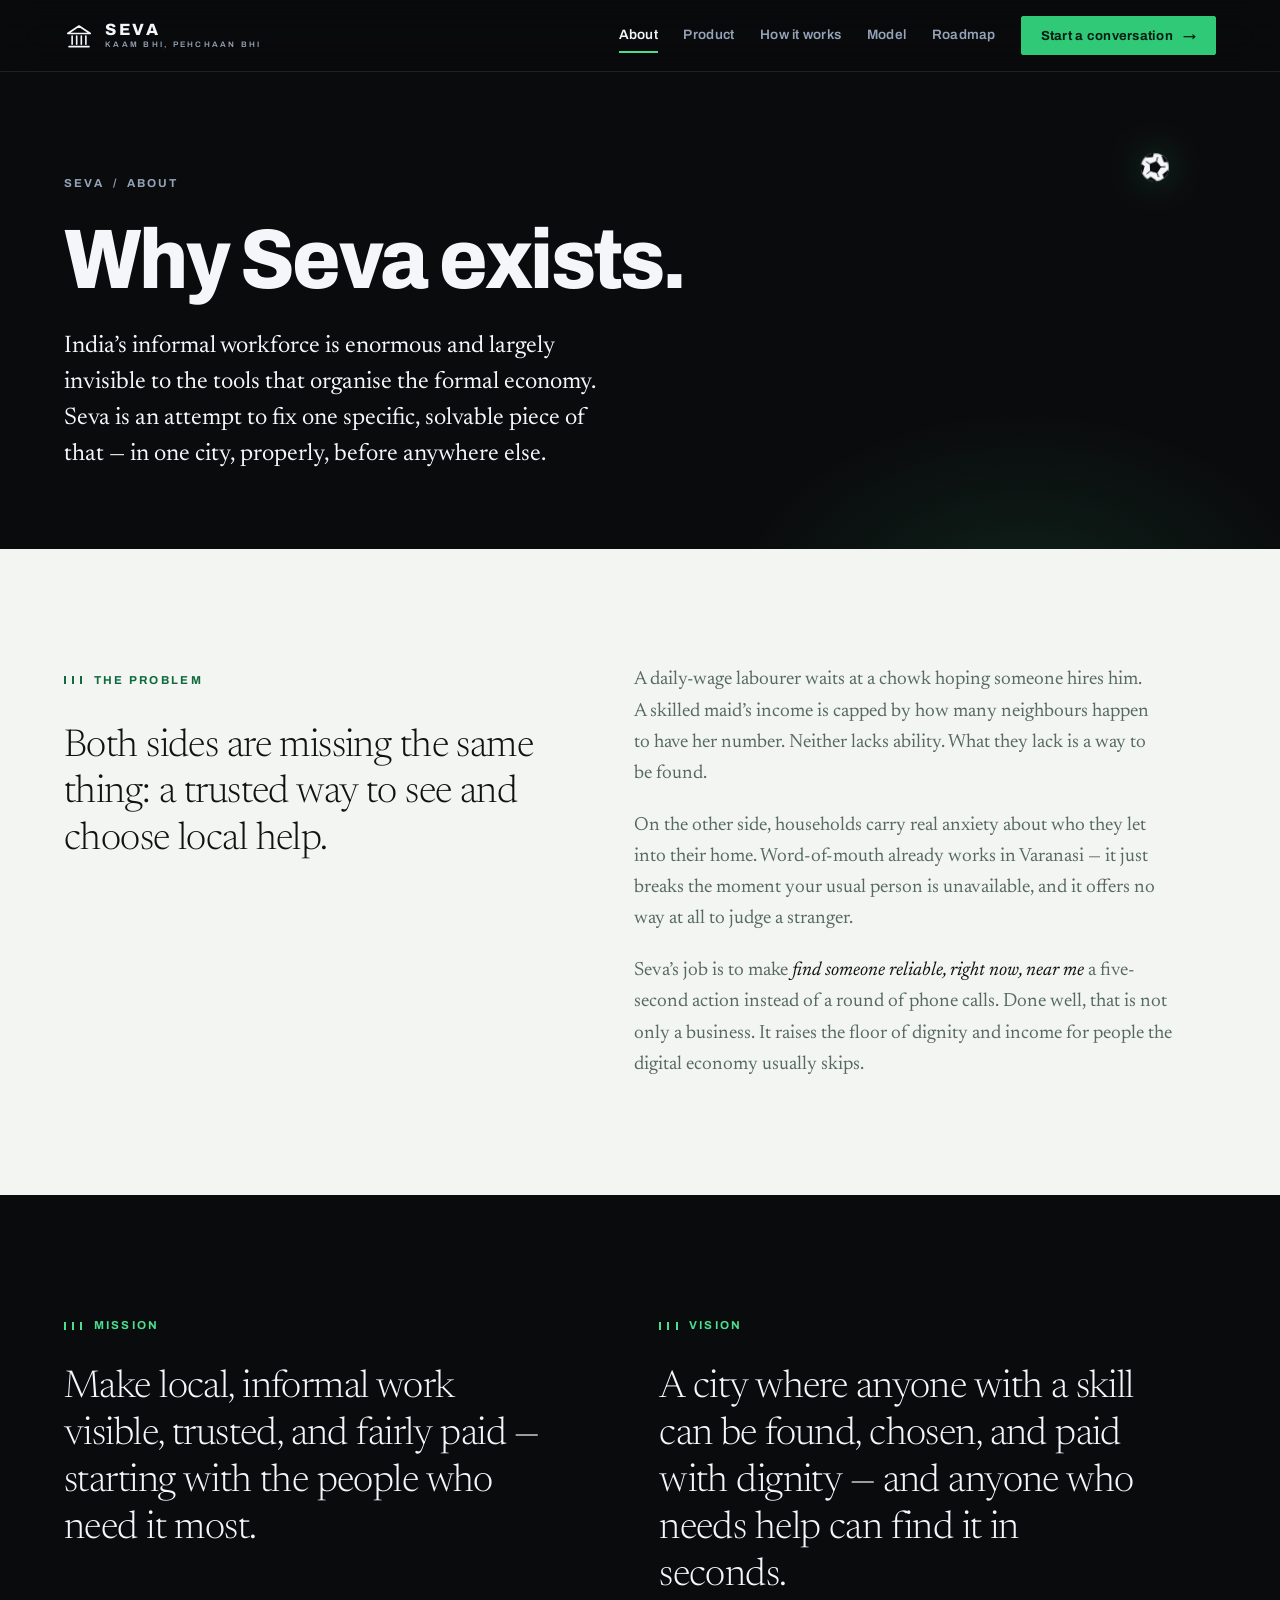
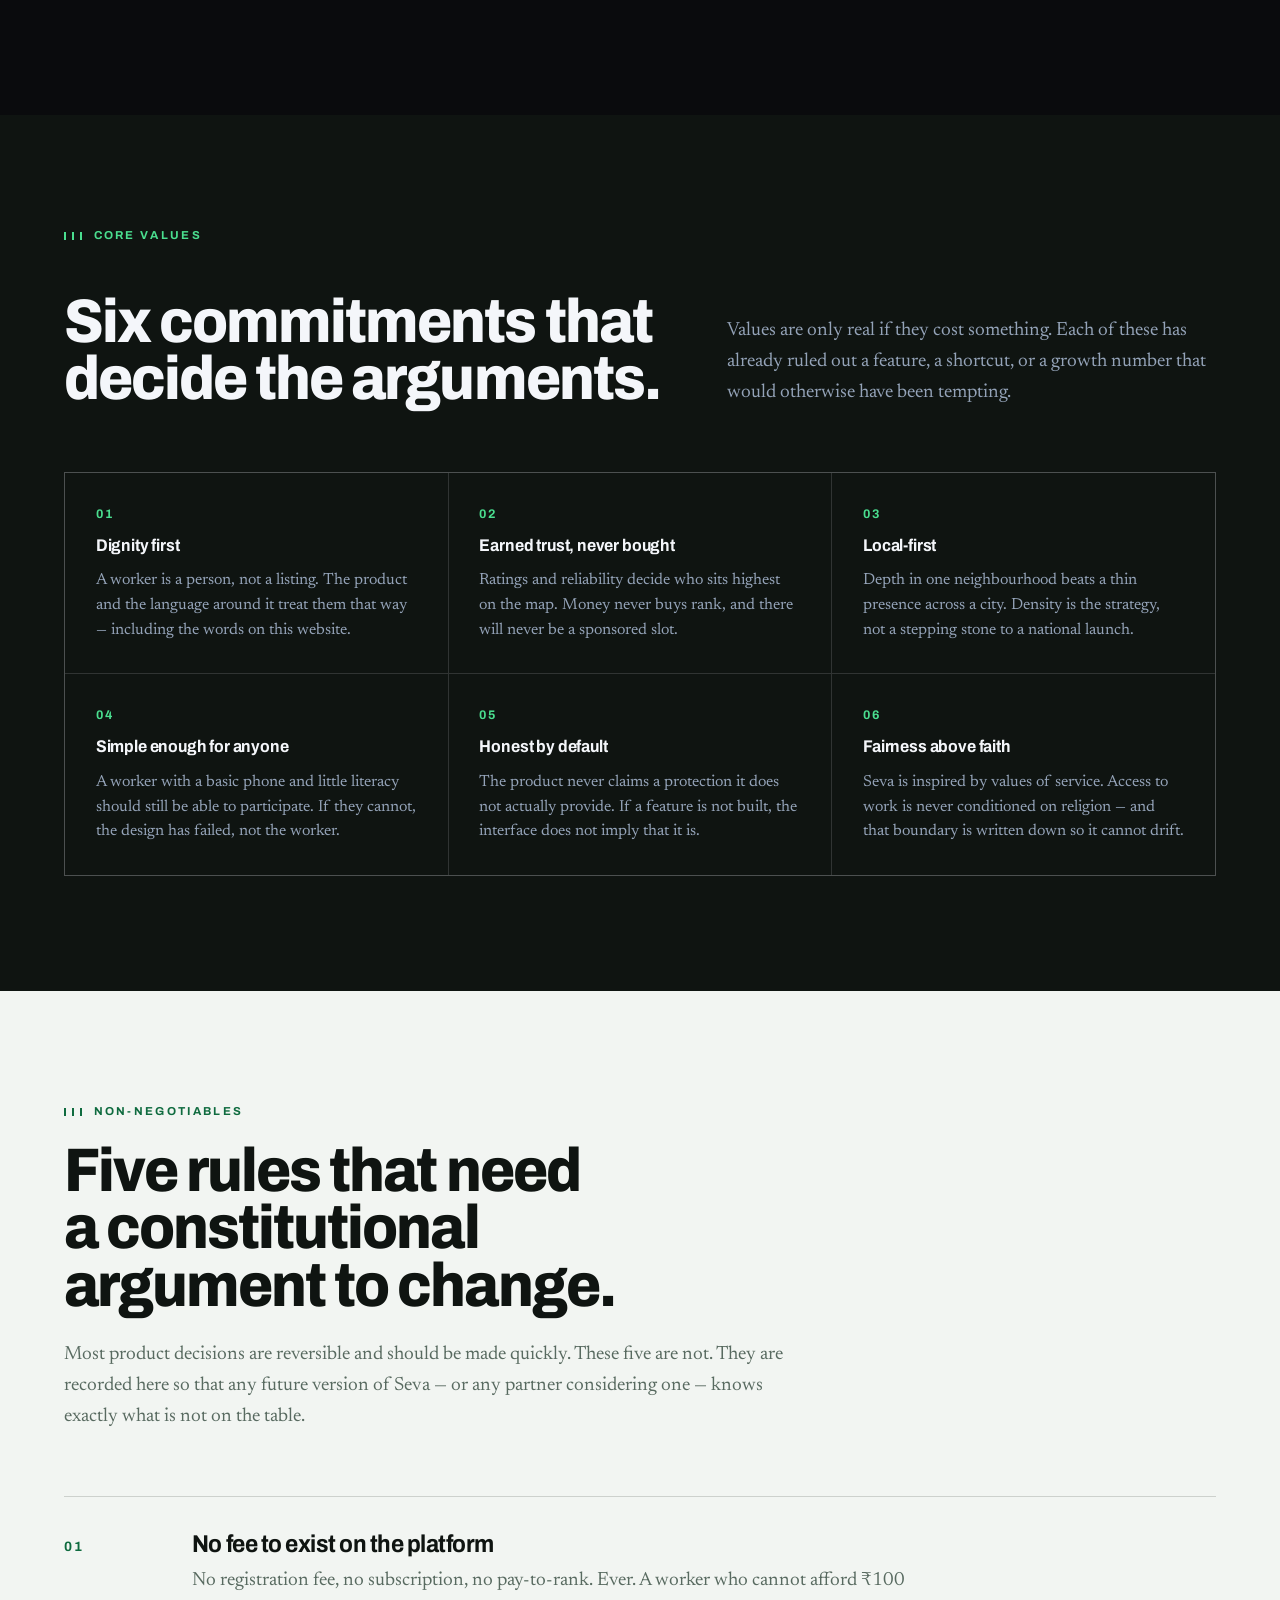
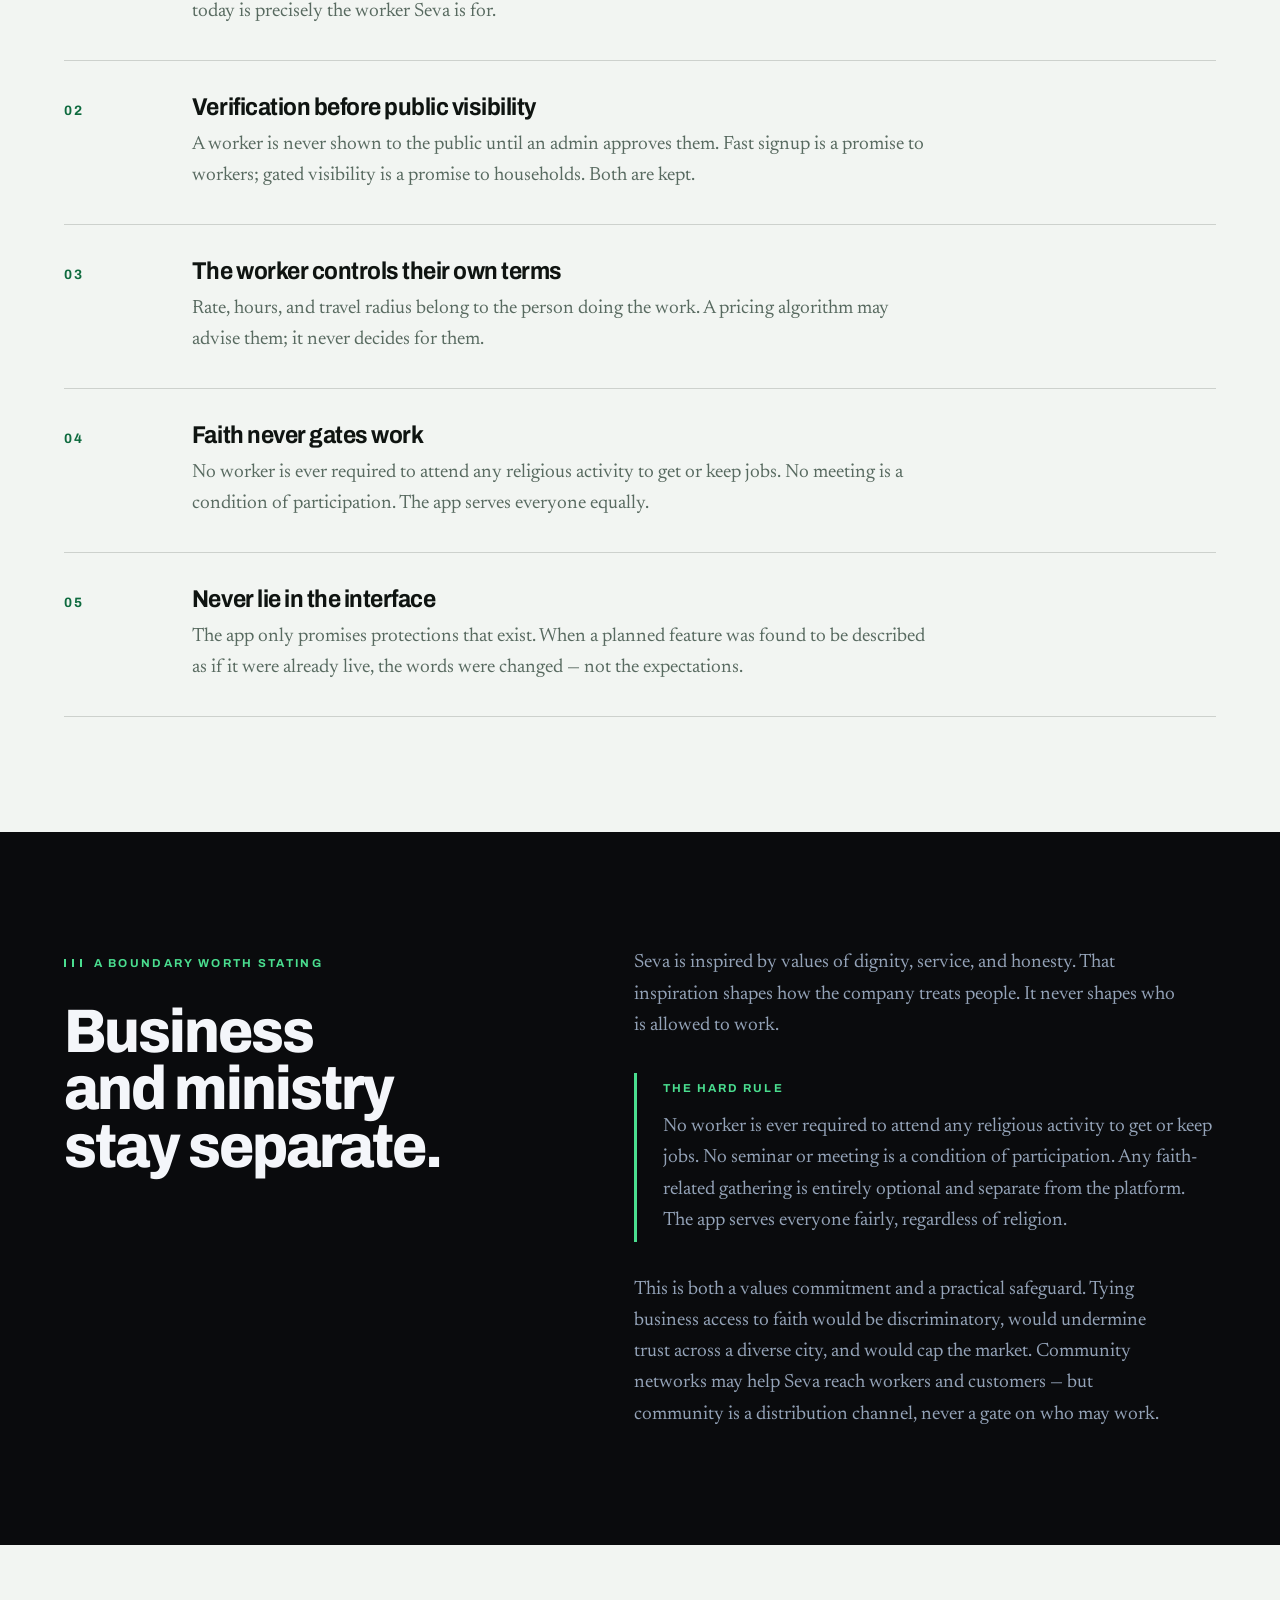
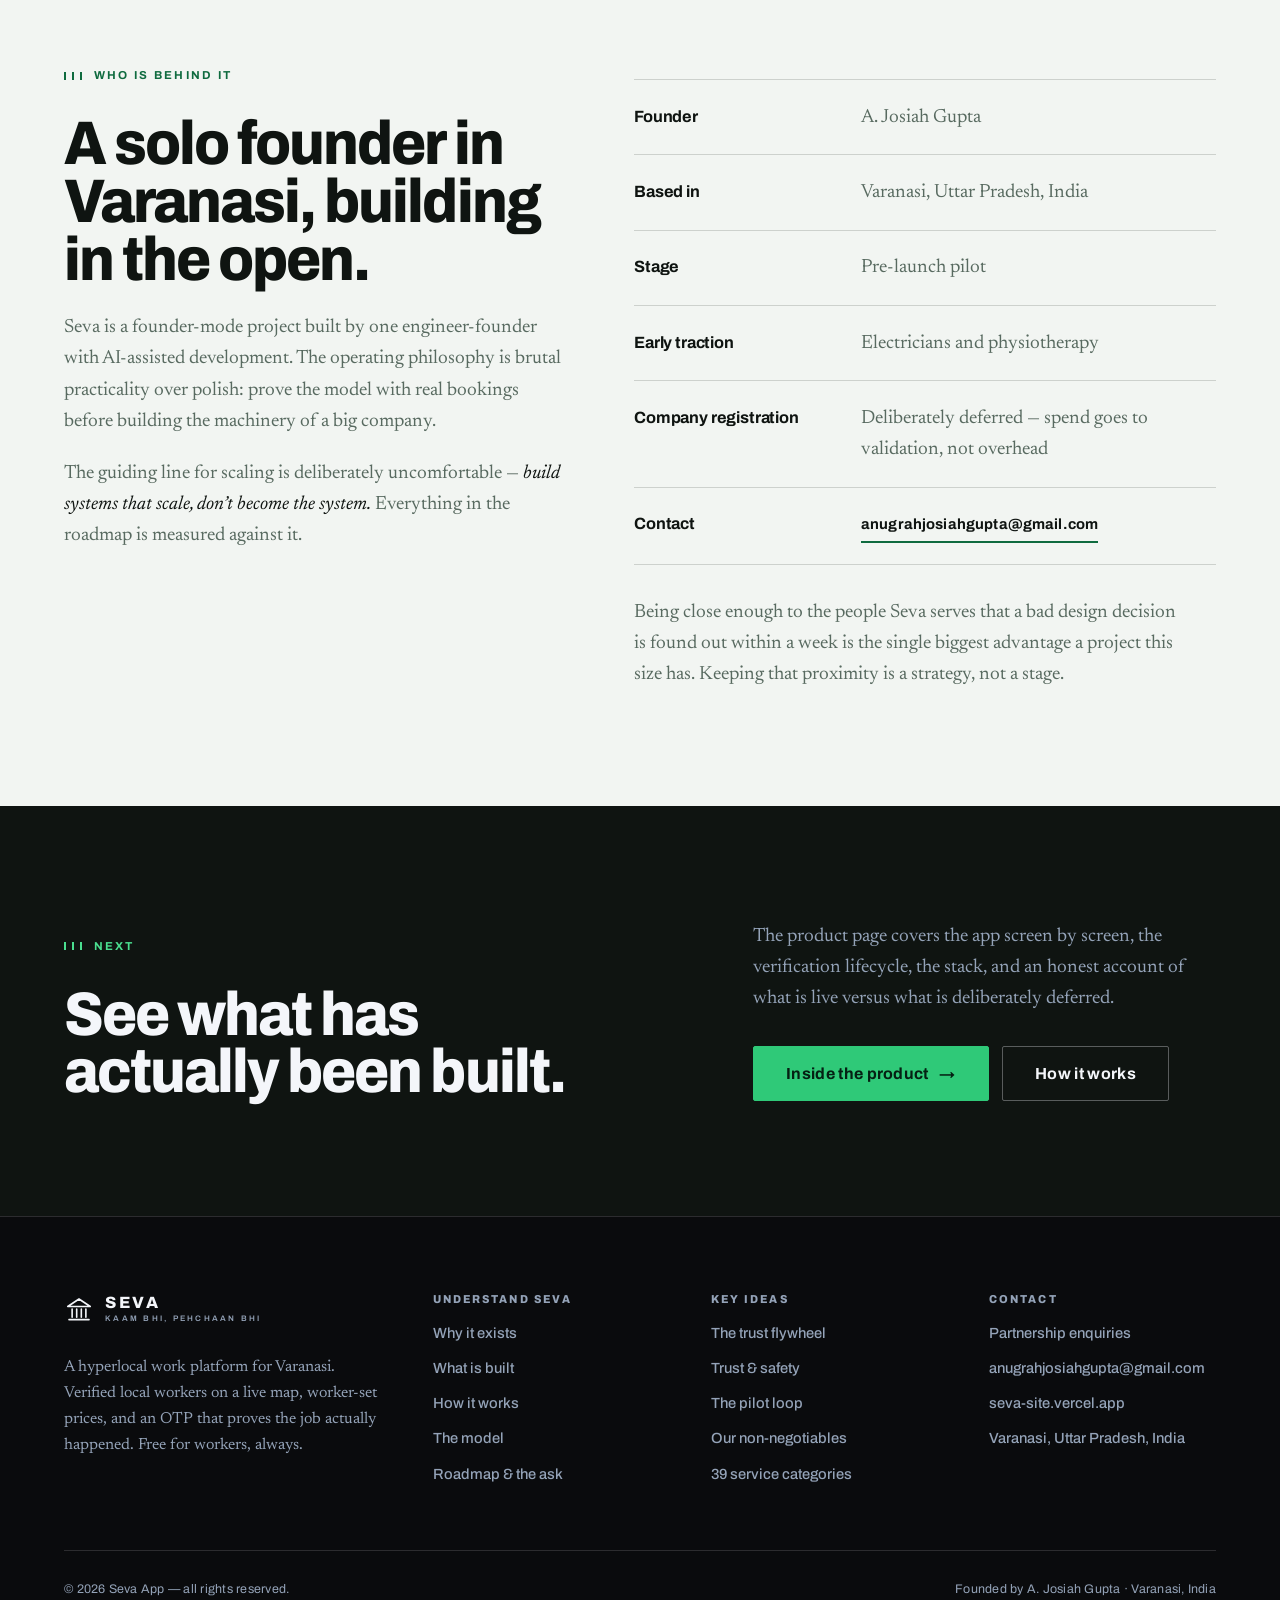
<file: about.html>
<!DOCTYPE html>
<html lang="en">
<head>
<meta charset="UTF-8">
<meta name="viewport" content="width=device-width, initial-scale=1">
<title>About — Seva App</title>
<meta name="description" content="Why Seva exists: the mission, the vision, six core values, five non-negotiables, and the boundary between business and ministry. Built by a solo founder in Varanasi.">
<meta name="theme-color" content="#0a0b0d">
<link rel="canonical" href="https://seva-site.vercel.app/about.html">
<meta property="og:type" content="article">
<meta property="og:site_name" content="Seva App">
<meta property="og:url" content="https://seva-site.vercel.app/about.html">
<meta property="og:title" content="About — Seva App">
<meta property="og:description" content="Why Seva exists: the mission, the vision, six core values, five non-negotiables, and the boundary between business and ministry. Built by a solo founder in Varanasi.">
<meta property="og:image" content="https://seva-site.vercel.app/assets/seva-banner.png">
<meta name="twitter:card" content="summary_large_image">
<meta name="twitter:title" content="About — Seva App">
<meta name="twitter:description" content="Why Seva exists: the mission, the vision, six core values, five non-negotiables, and the boundary between business and ministry. Built by a solo founder in Varanasi.">
<meta name="twitter:image" content="https://seva-site.vercel.app/assets/seva-banner.png">
<link rel="icon" type="image/svg+xml" href="assets/favicon.svg">
<link rel="icon" type="image/png" sizes="512x512" href="assets/icon-512.png">
<link rel="apple-touch-icon" href="assets/apple-touch-icon.png">
<link rel="preconnect" href="https://fonts.googleapis.com">
<link rel="preconnect" href="https://fonts.gstatic.com" crossorigin>
<link href="https://fonts.googleapis.com/css2?family=Archivo:wdth,wght@62..125,400..900&family=Newsreader:ital,opsz,wght@0,6..72,300..600;1,6..72,300..500&family=Noto+Sans+Devanagari:wght@400;600&display=swap" rel="stylesheet">
<link rel="stylesheet" href="style.css?v=20260921a">
</head>
<body>
<a class="skip-link" href="#main">Skip to content</a>

<header class="site-head">
  <div class="head-inner">
    <a class="brand" href="index.html" aria-label="Seva App — home"><svg viewBox="0 0 48 48" fill="none" aria-hidden="true"><path d="M6 20 24 8l18 12z" stroke="currentColor" stroke-width="2.6" stroke-linejoin="round"/><path d="M13 24v13M20.3 24v13M27.7 24v13M35 24v13M8 41h32" stroke="currentColor" stroke-width="2.6" stroke-linecap="round"/></svg><span class="brand-text"><span class="brand-name">Seva</span><span class="brand-tag">Kaam bhi, pehchaan bhi</span></span></a>
    <button class="nav-toggle" id="navToggle" aria-label="Open menu" aria-expanded="false" aria-controls="nav">
      <span></span><span></span>
    </button>
    <nav class="nav" id="nav" aria-label="Primary">
      <a href="about.html" aria-current="page">About</a>
      <a href="product.html">Product</a>
      <a href="how-it-works.html">How it works</a>
      <a href="strategy.html">Model</a>
      <a href="traction.html">Roadmap</a>
      <a class="btn btn--accent head-cta" href="partner.html">Start a conversation <span class="arw" aria-hidden="true">&rarr;</span></a>
    </nav>
  </div>
</header>

<main id="main">

  <section class="band page-head">
    <div class="wrap">
      <div class="page-head__inner">
        <nav class="crumbs" aria-label="Breadcrumb"><a href="index.html">Seva</a> <span aria-hidden="true">/</span> <span>About</span></nav>
        <h1>Why Seva exists.</h1>
        <p class="lead">India&rsquo;s informal workforce is enormous and largely invisible to the tools that organise the formal economy. Seva is an attempt to fix one specific, solvable piece of that &mdash; in one city, properly, before anywhere else.</p>
      </div>
    </div>
  </section>

  <section class="band band--bone">
    <div class="wrap">
      <div class="split">
        <div class="reveal">
          <span class="eyebrow">The problem</span>
          <p class="pull" style="margin-top:1.75rem">Both sides are missing the same thing: a trusted way to see and choose local help.</p>
        </div>
        <div class="reveal">
          <p class="body">A daily-wage labourer waits at a chowk hoping someone hires him. A skilled maid&rsquo;s income is capped by how many neighbours happen to have her number. Neither lacks ability. What they lack is a way to be found.</p>
          <p class="body">On the other side, households carry real anxiety about who they let into their home. Word-of-mouth already works in Varanasi &mdash; it just breaks the moment your usual person is unavailable, and it offers no way at all to judge a stranger.</p>
          <p class="body">Seva&rsquo;s job is to make <em class="serif-em">find someone reliable, right now, near me</em> a five-second action instead of a round of phone calls. Done well, that is not only a business. It raises the floor of dignity and income for people the digital economy usually skips.</p>
        </div>
      </div>
    </div>
  </section>

  <section class="band">
    <div class="wrap">
      <div class="grid cols-2">
        <div class="reveal">
          <span class="eyebrow">Mission</span>
          <p class="pull" style="margin-top:1.5rem">Make local, informal work visible, trusted, and fairly paid &mdash; starting with the people who need it most.</p>
        </div>
        <div class="reveal">
          <span class="eyebrow">Vision</span>
          <p class="pull" style="margin-top:1.5rem">A city where anyone with a skill can be found, chosen, and paid with dignity &mdash; and anyone who needs help can find it in seconds.</p>
        </div>
      </div>
    </div>
  </section>

  <section class="band band--ink-2" id="values">
    <div class="wrap">
      <div class="section-head section-head--split reveal">
        <span class="eyebrow">Core values</span>
        <h2 class="h2">Six commitments that decide the arguments.</h2>
        <p class="body">Values are only real if they cost something. Each of these has already ruled out a feature, a shortcut, or a growth number that would otherwise have been tempting.</p>
      </div>

      <div class="mesh mesh--3 reveal">
        <article class="cell">
          <span class="cell__no">01</span>
          <h3 class="h4">Dignity first</h3>
          <p>A worker is a person, not a listing. The product and the language around it treat them that way &mdash; including the words on this website.</p>
        </article>
        <article class="cell">
          <span class="cell__no">02</span>
          <h3 class="h4">Earned trust, never bought</h3>
          <p>Ratings and reliability decide who sits highest on the map. Money never buys rank, and there will never be a sponsored slot.</p>
        </article>
        <article class="cell">
          <span class="cell__no">03</span>
          <h3 class="h4">Local-first</h3>
          <p>Depth in one neighbourhood beats a thin presence across a city. Density is the strategy, not a stepping stone to a national launch.</p>
        </article>
        <article class="cell">
          <span class="cell__no">04</span>
          <h3 class="h4">Simple enough for anyone</h3>
          <p>A worker with a basic phone and little literacy should still be able to participate. If they cannot, the design has failed, not the worker.</p>
        </article>
        <article class="cell">
          <span class="cell__no">05</span>
          <h3 class="h4">Honest by default</h3>
          <p>The product never claims a protection it does not actually provide. If a feature is not built, the interface does not imply that it is.</p>
        </article>
        <article class="cell">
          <span class="cell__no">06</span>
          <h3 class="h4">Fairness above faith</h3>
          <p>Seva is inspired by values of service. Access to work is never conditioned on religion &mdash; and that boundary is written down so it cannot drift.</p>
        </article>
      </div>
    </div>
  </section>

  <section class="band band--bone" id="rules">
    <div class="wrap">
      <div class="section-head reveal">
        <span class="eyebrow">Non-negotiables</span>
        <h2 class="h2">Five rules that need a constitutional argument to change.</h2>
        <p class="body body--wide">Most product decisions are reversible and should be made quickly. These five are not. They are recorded here so that any future version of Seva &mdash; or any partner considering one &mdash; knows exactly what is not on the table.</p>
      </div>

      <div class="rows reveal">
        <article class="rows__item">
          <span class="rows__no">01</span>
          <div class="rows__body">
            <h3 class="h3">No fee to exist on the platform</h3>
            <p>No registration fee, no subscription, no pay-to-rank. Ever. A worker who cannot afford &#8377;100 today is precisely the worker Seva is for.</p>
          </div>
        </article>
        <article class="rows__item">
          <span class="rows__no">02</span>
          <div class="rows__body">
            <h3 class="h3">Verification before public visibility</h3>
            <p>A worker is never shown to the public until an admin approves them. Fast signup is a promise to workers; gated visibility is a promise to households. Both are kept.</p>
          </div>
        </article>
        <article class="rows__item">
          <span class="rows__no">03</span>
          <div class="rows__body">
            <h3 class="h3">The worker controls their own terms</h3>
            <p>Rate, hours, and travel radius belong to the person doing the work. A pricing algorithm may advise them; it never decides for them.</p>
          </div>
        </article>
        <article class="rows__item">
          <span class="rows__no">04</span>
          <div class="rows__body">
            <h3 class="h3">Faith never gates work</h3>
            <p>No worker is ever required to attend any religious activity to get or keep jobs. No meeting is a condition of participation. The app serves everyone equally.</p>
          </div>
        </article>
        <article class="rows__item">
          <span class="rows__no">05</span>
          <div class="rows__body">
            <h3 class="h3">Never lie in the interface</h3>
            <p>The app only promises protections that exist. When a planned feature was found to be described as if it were already live, the words were changed &mdash; not the expectations.</p>
          </div>
        </article>
      </div>
    </div>
  </section>

  <section class="band" id="boundary">
    <div class="wrap">
      <div class="split">
        <div class="reveal">
          <span class="eyebrow">A boundary worth stating</span>
          <h2 class="h2" style="margin-top:1.5rem">Business and ministry stay separate.</h2>
        </div>
        <div class="reveal">
          <p class="body">Seva is inspired by values of dignity, service, and honesty. That inspiration shapes how the company treats people. It never shapes who is allowed to work.</p>
          <div class="callout" style="margin-top:2rem">
            <span class="callout__label">The hard rule</span>
            <p>No worker is ever required to attend any religious activity to get or keep jobs. No seminar or meeting is a condition of participation. Any faith-related gathering is entirely optional and separate from the platform. The app serves everyone fairly, regardless of religion.</p>
          </div>
          <p class="body" style="margin-top:2rem">This is both a values commitment and a practical safeguard. Tying business access to faith would be discriminatory, would undermine trust across a diverse city, and would cap the market. Community networks may help Seva reach workers and customers &mdash; but community is a distribution channel, never a gate on who may work.</p>
        </div>
      </div>
    </div>
  </section>

  <section class="band band--bone" id="founder">
    <div class="wrap">
      <div class="split">
        <div class="reveal">
          <span class="eyebrow">Who is behind it</span>
          <h2 class="h2" style="margin-top:1.5rem">A solo founder in Varanasi, building in the open.</h2>
          <p class="body" style="margin-top:1.5rem">Seva is a founder-mode project built by one engineer-founder with AI-assisted development. The operating philosophy is brutal practicality over polish: prove the model with real bookings before building the machinery of a big company.</p>
          <p class="body">The guiding line for scaling is deliberately uncomfortable &mdash; <em class="serif-em">build systems that scale, don&rsquo;t become the system.</em> Everything in the roadmap is measured against it.</p>
        </div>
        <div class="reveal">
          <dl class="deflist">
            <div><dt>Founder</dt><dd>A. Josiah Gupta</dd></div>
            <div><dt>Based in</dt><dd>Varanasi, Uttar Pradesh, India</dd></div>
            <div><dt>Stage</dt><dd>Pre-launch pilot</dd></div>
            <div><dt>Early traction</dt><dd>Electricians and physiotherapy</dd></div>
            <div><dt>Company registration</dt><dd>Deliberately deferred &mdash; spend goes to validation, not overhead</dd></div>
            <div><dt>Contact</dt><dd><a class="tlink" href="mailto:anugrahjosiahgupta@gmail.com">anugrahjosiahgupta@gmail.com</a></dd></div>
          </dl>
          <p class="body" style="margin-top:2rem">Being close enough to the people Seva serves that a bad design decision is found out within a week is the single biggest advantage a project this size has. Keeping that proximity is a strategy, not a stage.</p>
        </div>
      </div>
    </div>
  </section>

  <section class="band band--ink-2 cta">
    <div class="wrap">
      <div class="cta__inner reveal">
        <div>
          <span class="eyebrow">Next</span>
          <h2 class="h2" style="margin-top:1.5rem">See what has actually been built.</h2>
        </div>
        <div>
          <p class="body">The product page covers the app screen by screen, the verification lifecycle, the stack, and an honest account of what is live versus what is deliberately deferred.</p>
          <div class="btn-row" style="margin-top:2rem">
            <a class="btn btn--accent btn--lg" href="product.html">Inside the product <span class="arw" aria-hidden="true">&rarr;</span></a>
            <a class="btn btn--ghost btn--lg" href="how-it-works.html">How it works</a>
          </div>
        </div>
      </div>
    </div>
  </section>
</main>

<footer class="site-foot">
  <div class="wrap">
    <div class="foot-grid">
      <div class="foot-brand">
        <a class="brand" href="index.html" aria-label="Seva App — home"><svg viewBox="0 0 48 48" fill="none" aria-hidden="true"><path d="M6 20 24 8l18 12z" stroke="currentColor" stroke-width="2.6" stroke-linejoin="round"/><path d="M13 24v13M20.3 24v13M27.7 24v13M35 24v13M8 41h32" stroke="currentColor" stroke-width="2.6" stroke-linecap="round"/></svg><span class="brand-text"><span class="brand-name">Seva</span><span class="brand-tag">Kaam bhi, pehchaan bhi</span></span></a>
        <p>A hyperlocal work platform for Varanasi. Verified local workers on a live map, worker-set prices, and an OTP that proves the job actually happened. Free for workers, always.</p>
      </div>
      <div>
        <h4>Understand Seva</h4>
        <ul class="foot-list">
          <li><a href="about.html">Why it exists</a></li>
          <li><a href="product.html">What is built</a></li>
          <li><a href="how-it-works.html">How it works</a></li>
          <li><a href="strategy.html">The model</a></li>
          <li><a href="traction.html">Roadmap &amp; the ask</a></li>
        </ul>
      </div>
      <div>
        <h4>Key ideas</h4>
        <ul class="foot-list">
          <li><a href="how-it-works.html#flywheel">The trust flywheel</a></li>
          <li><a href="how-it-works.html#safety">Trust &amp; safety</a></li>
          <li><a href="strategy.html#pilot">The pilot loop</a></li>
          <li><a href="about.html#rules">Our non-negotiables</a></li>
          <li><a href="index.html#services">39 service categories</a></li>
        </ul>
      </div>
      <div>
        <h4>Contact</h4>
        <ul class="foot-list">
          <li><a href="partner.html">Partnership enquiries</a></li>
          <li><a href="mailto:anugrahjosiahgupta@gmail.com">anugrahjosiahgupta@gmail.com</a></li>
          <li><a href="https://seva-site.vercel.app/">seva-site.vercel.app</a></li>
          <li>Varanasi, Uttar Pradesh, India</li>
        </ul>
      </div>
    </div>
    <div class="foot-bar">
      <span>&copy; <span data-year>2026</span> Seva App &mdash; all rights reserved.</span>
      <span>Founded by A. Josiah Gupta &middot; Varanasi, India</span>
    </div>
  </div>
</footer>

<script src="script.js?v=20260921a"></script>
</body>
</html>
</file>
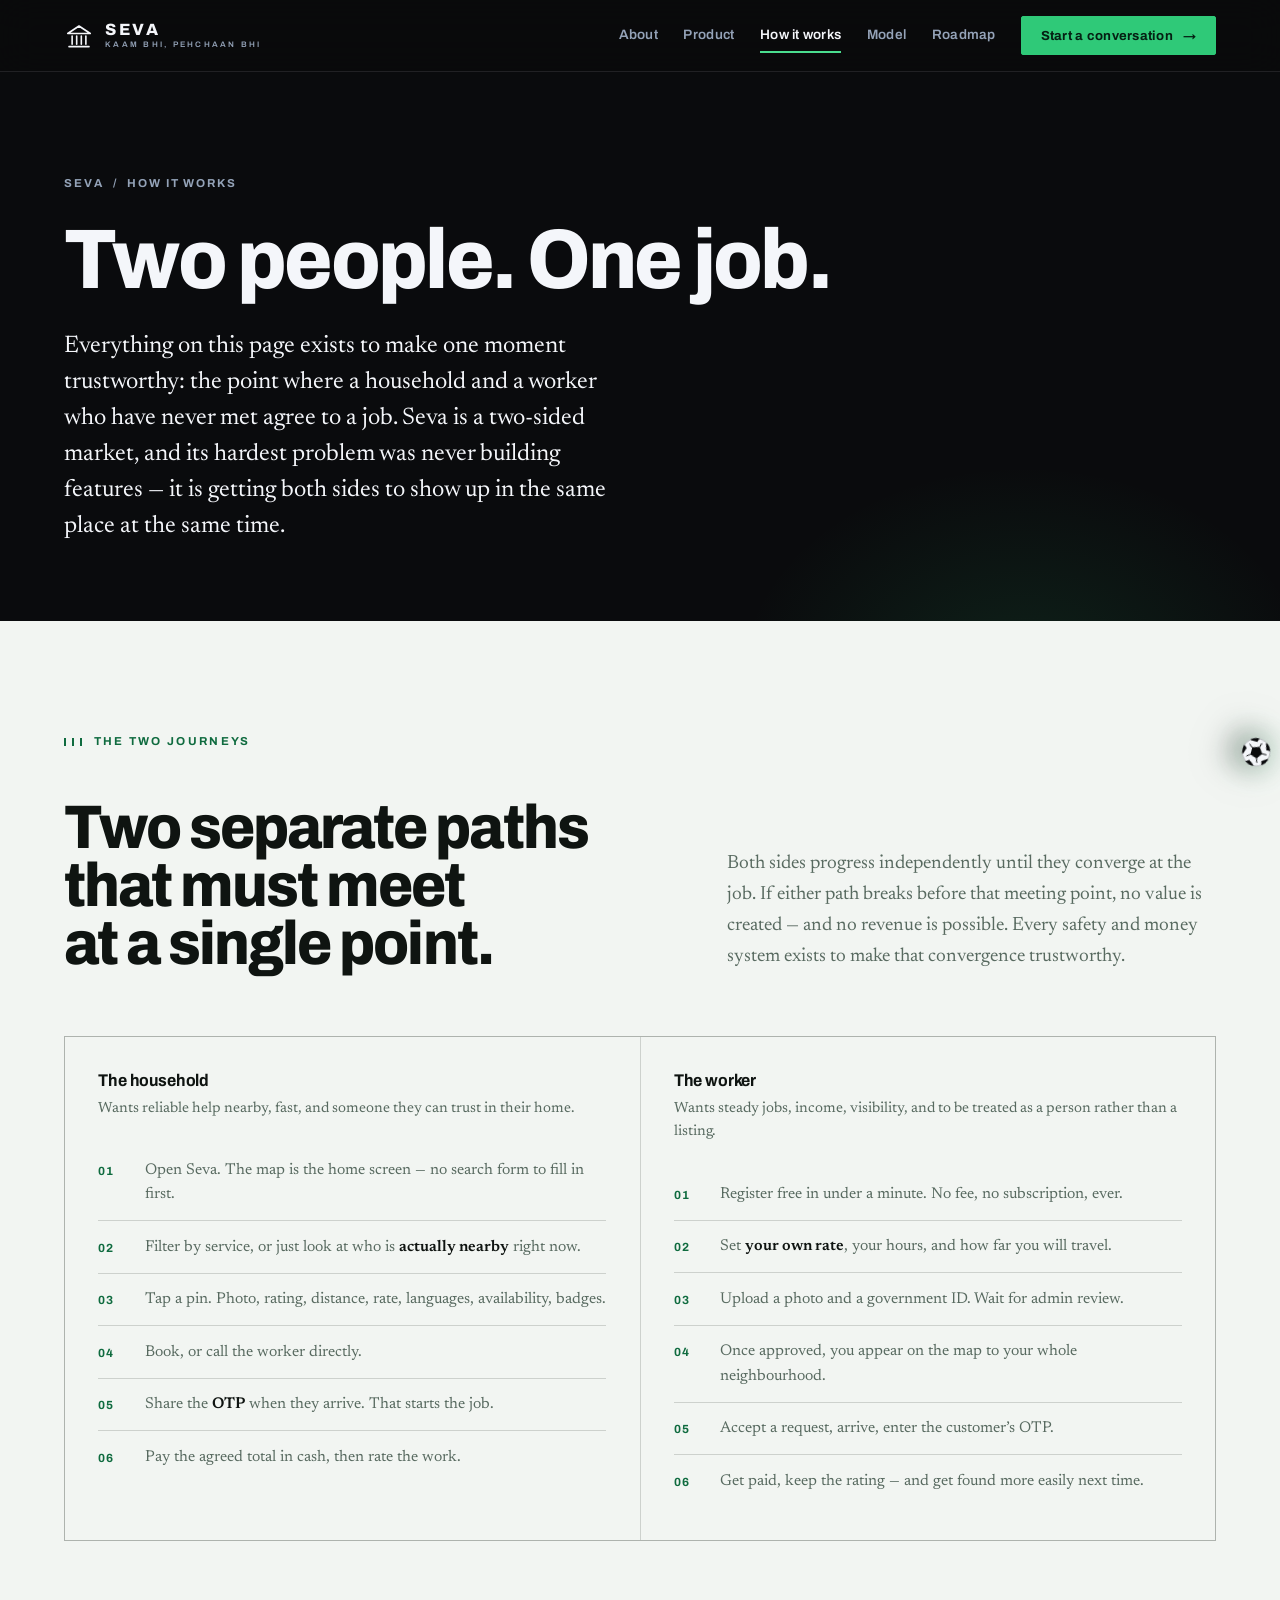
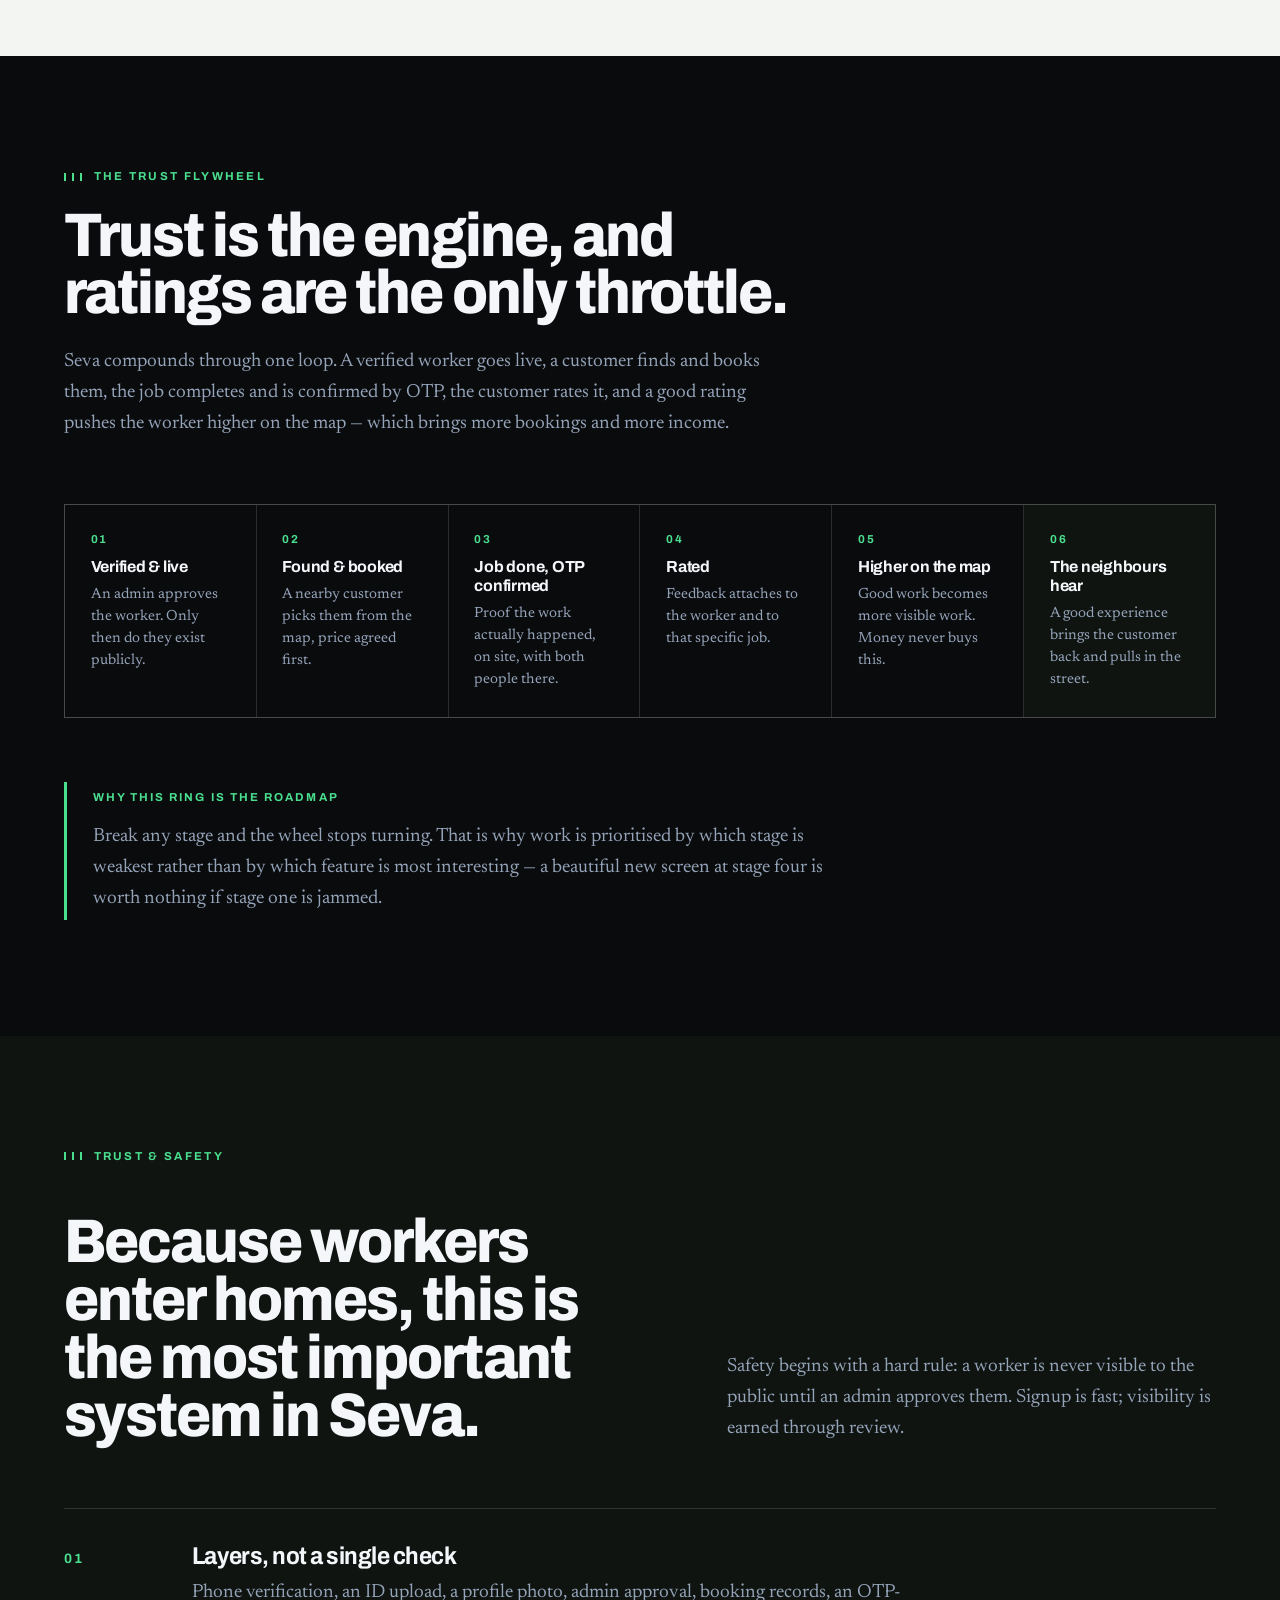
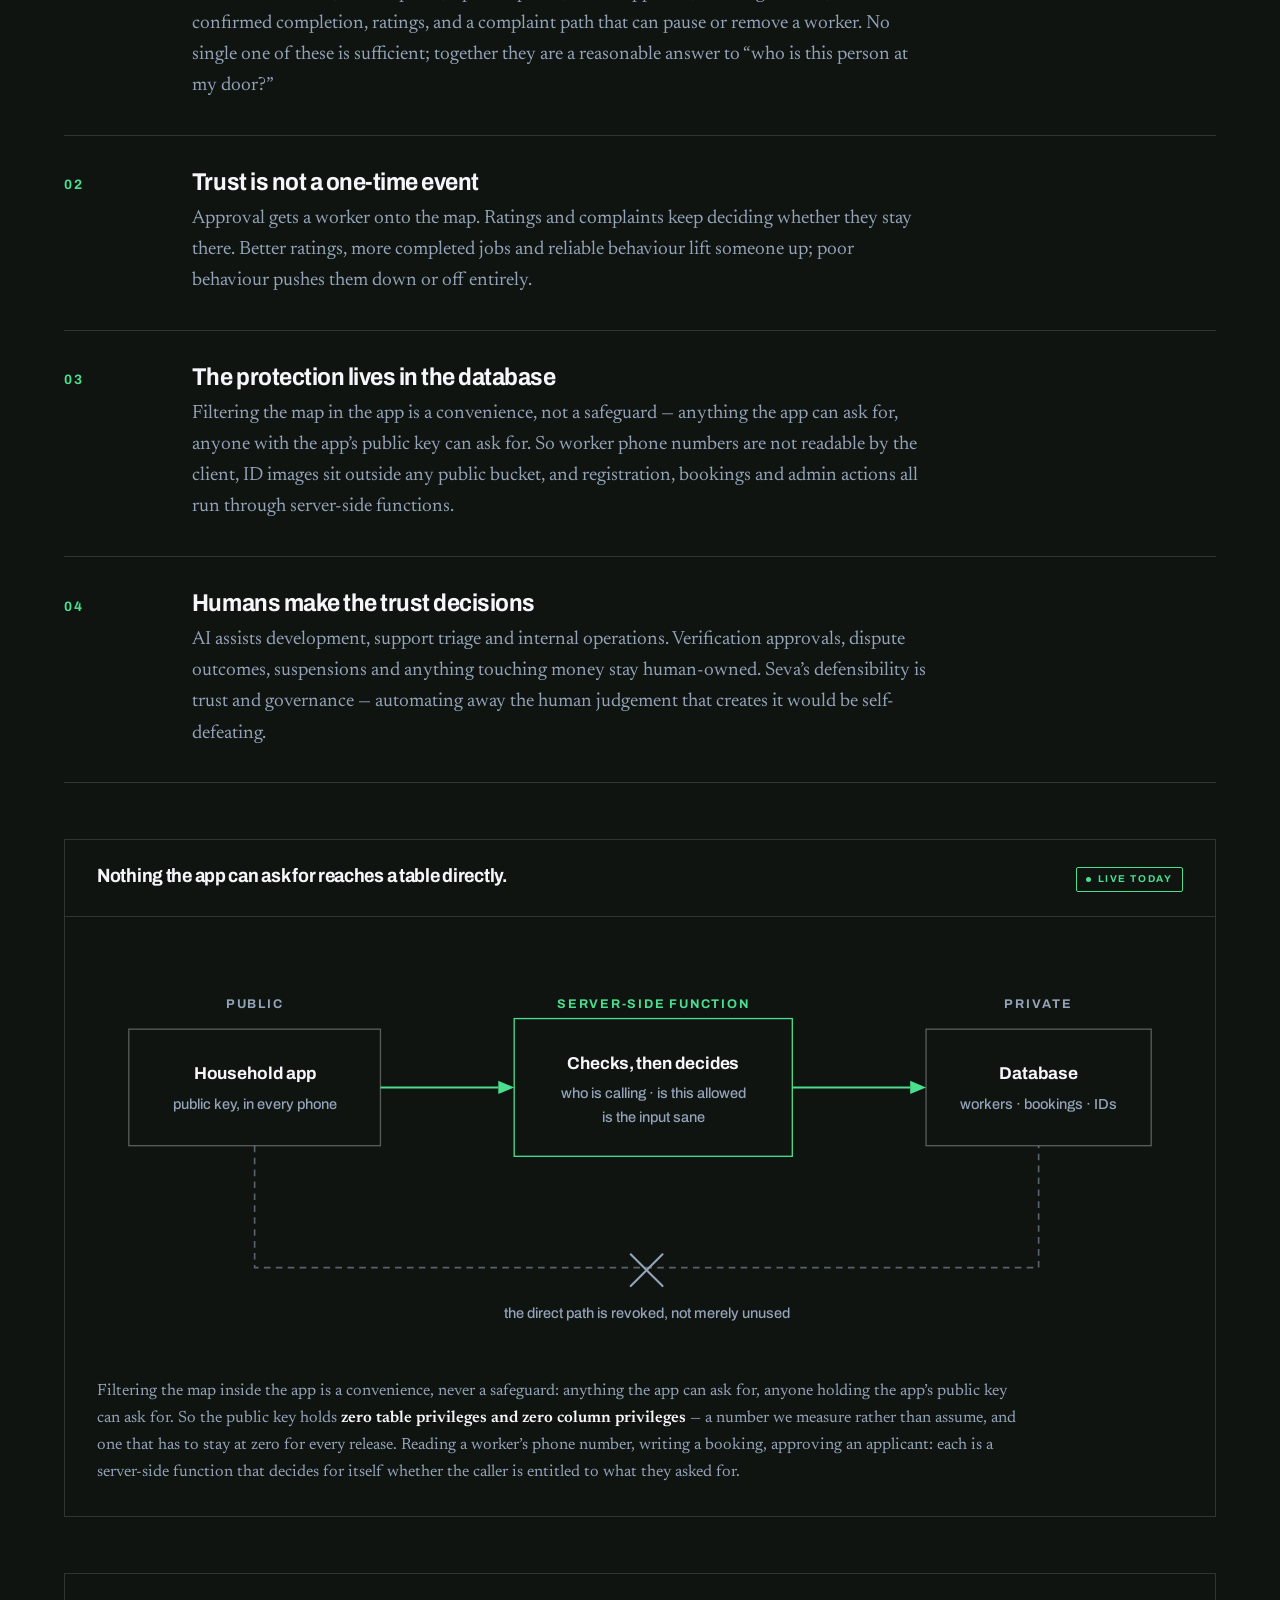
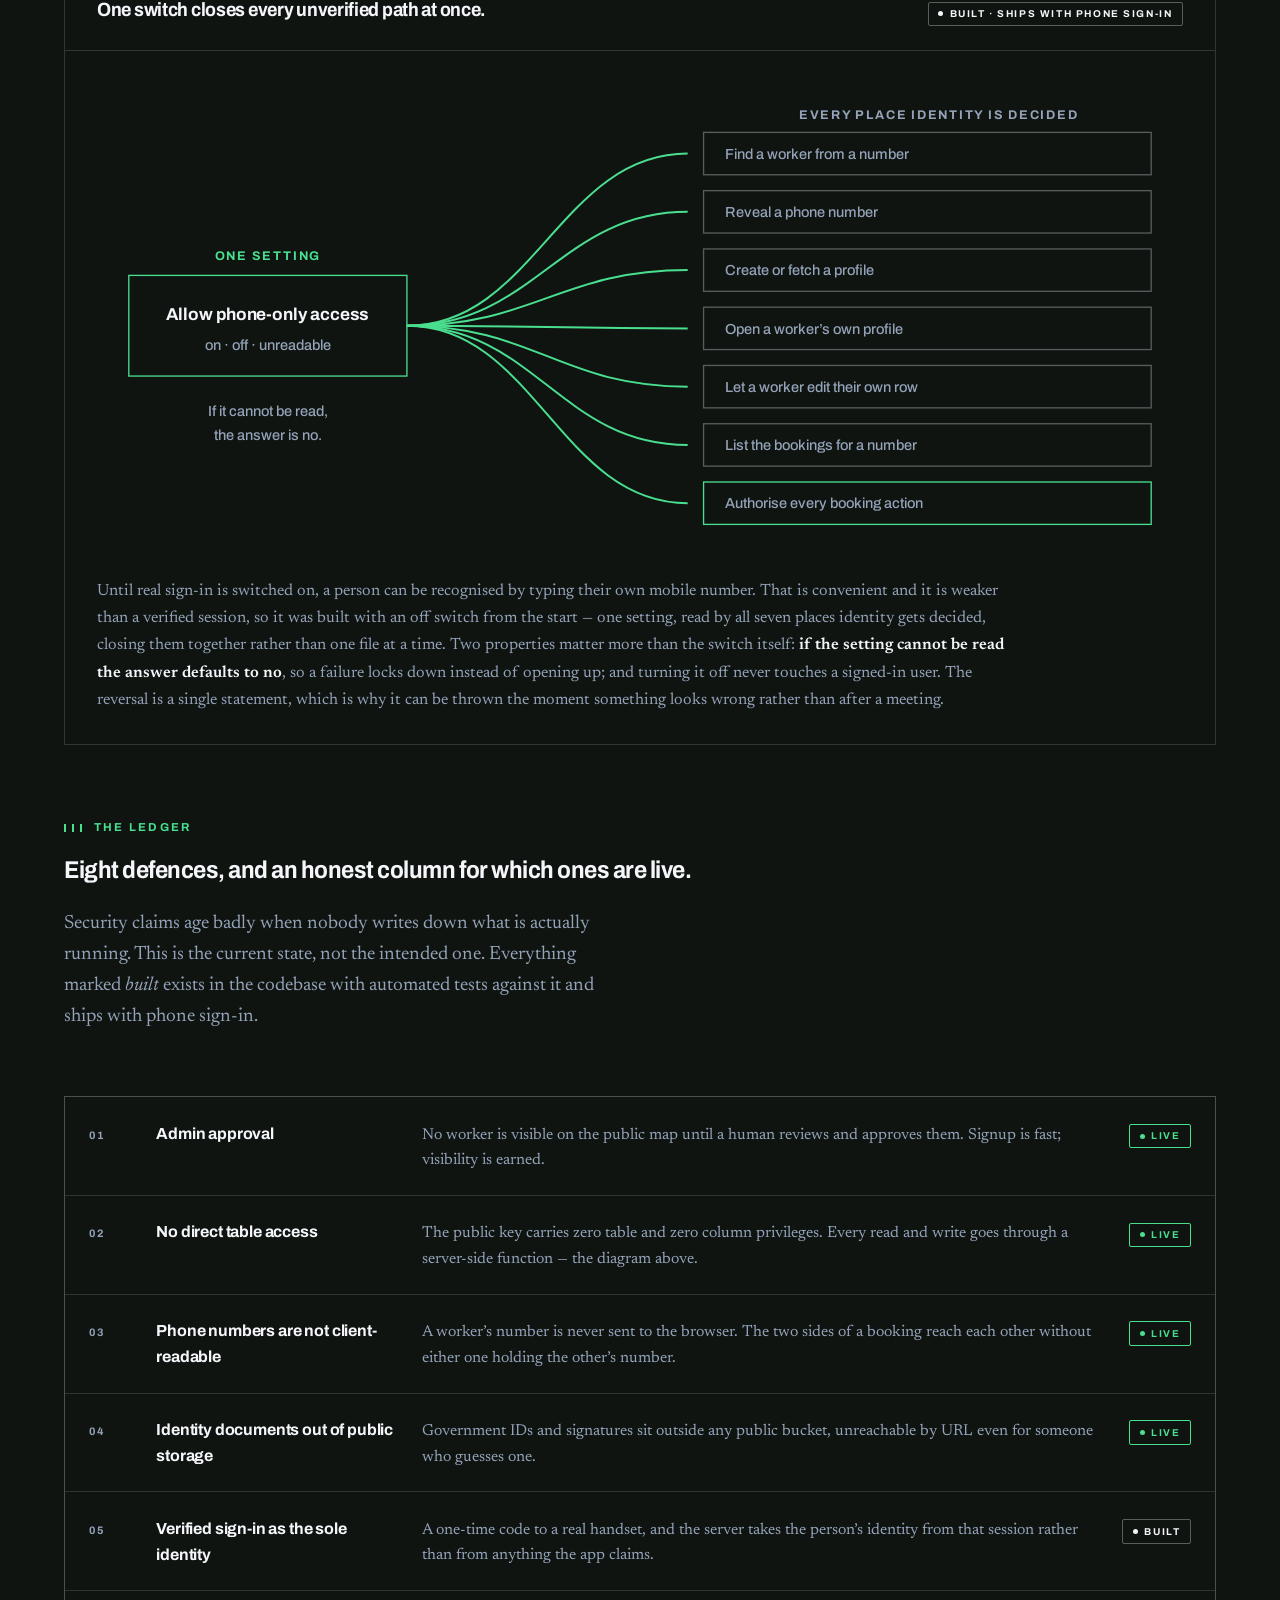
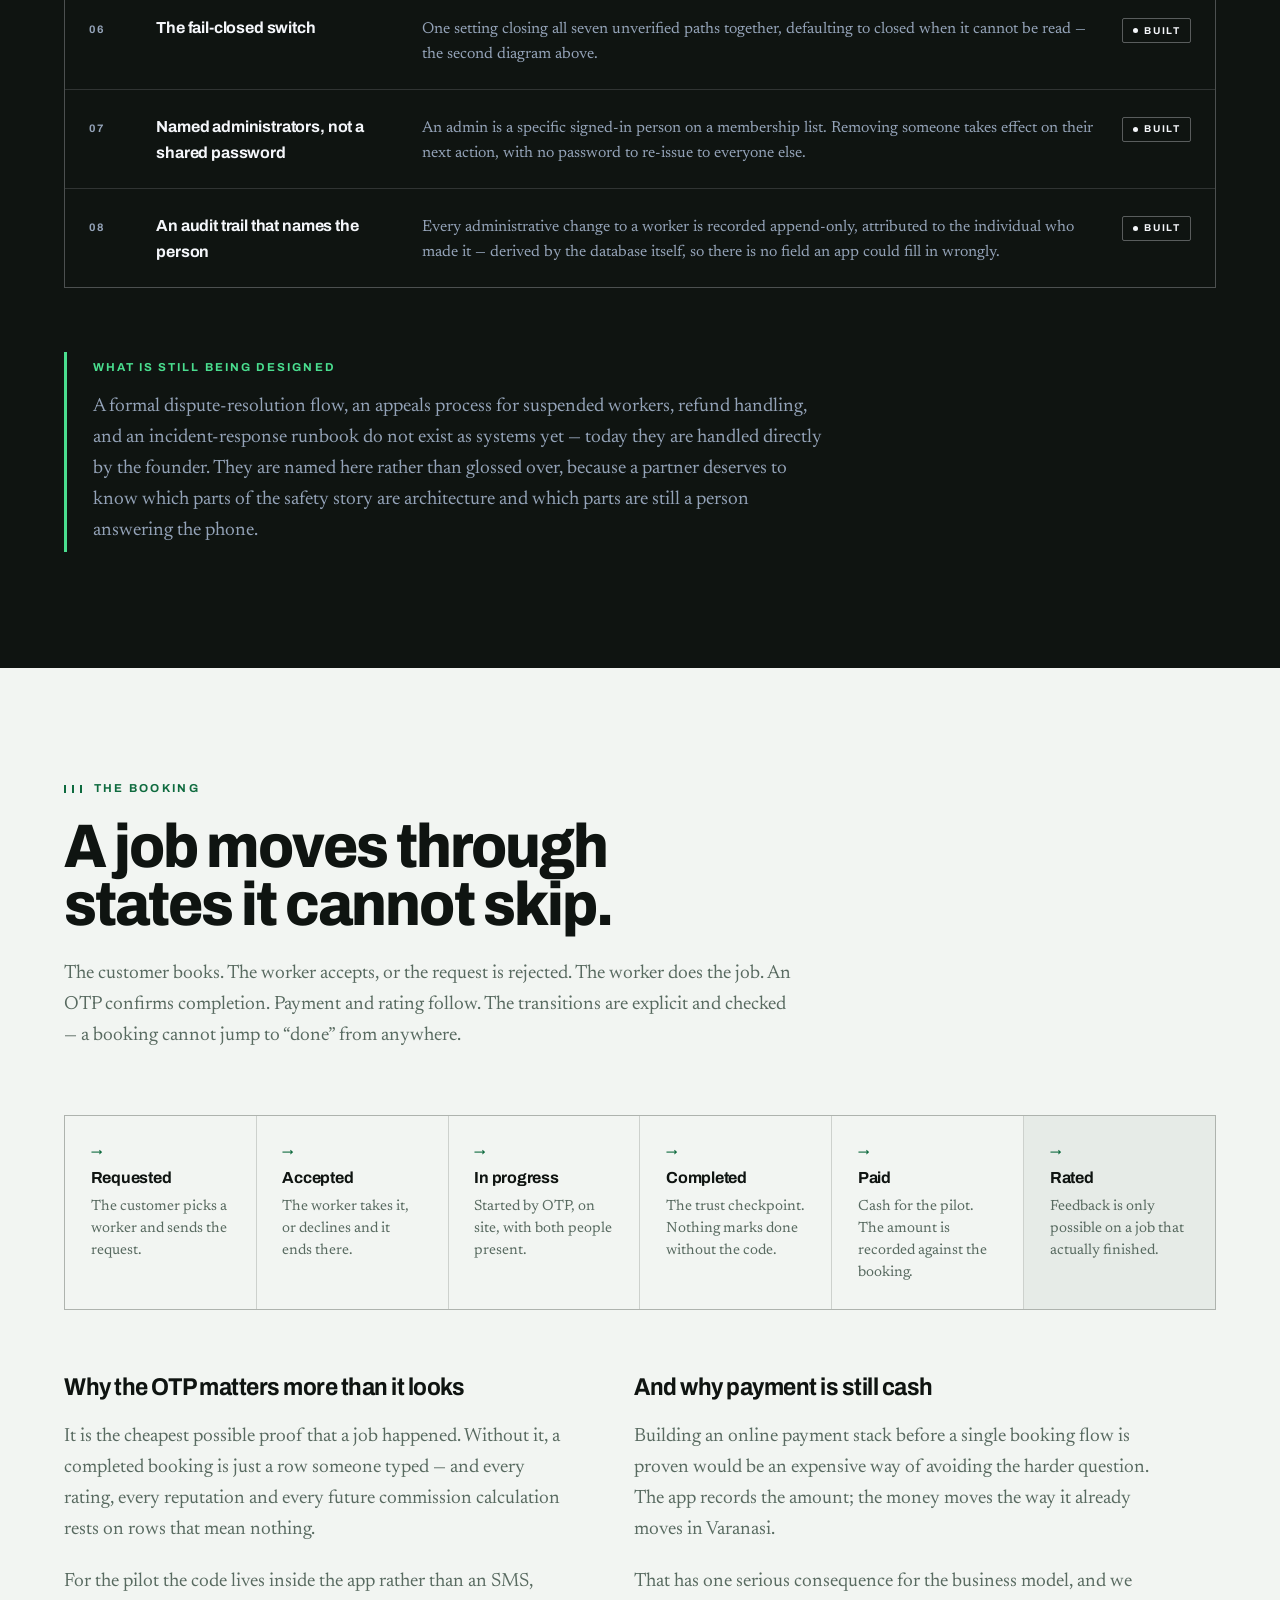
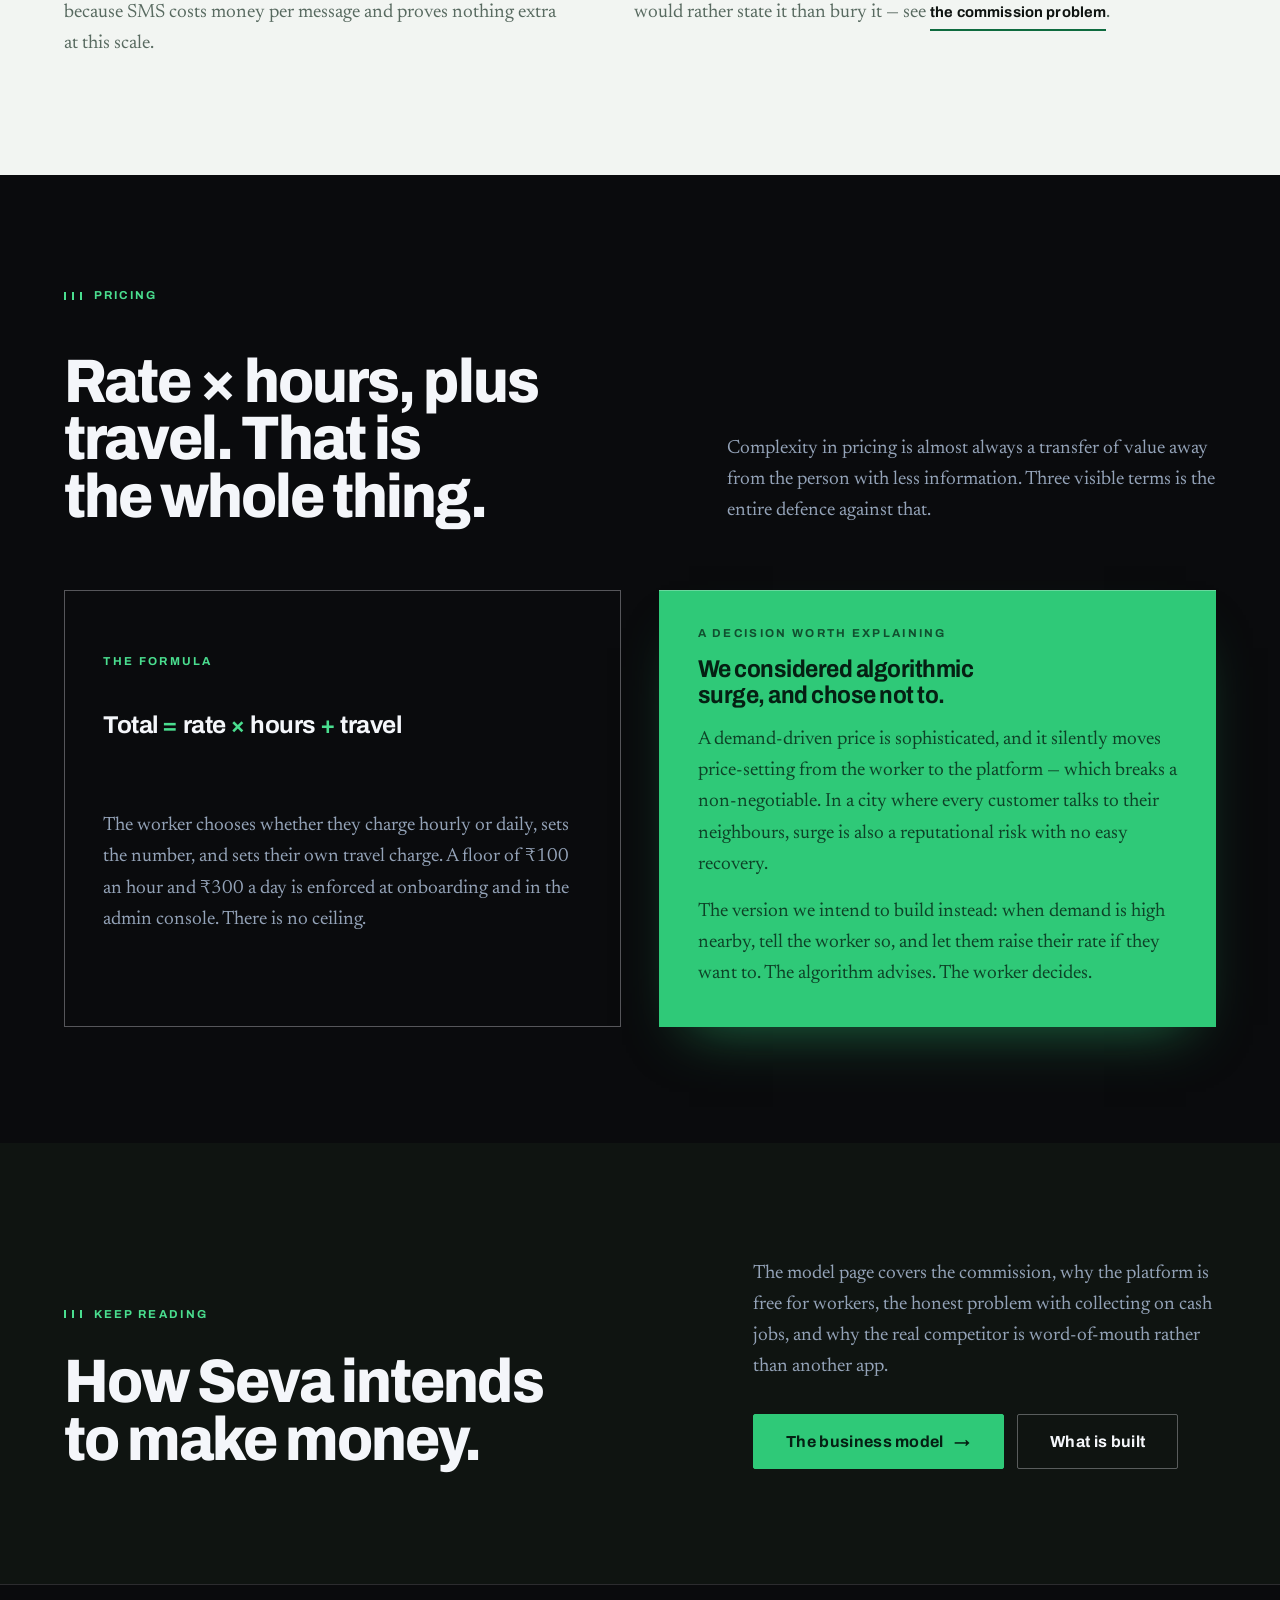
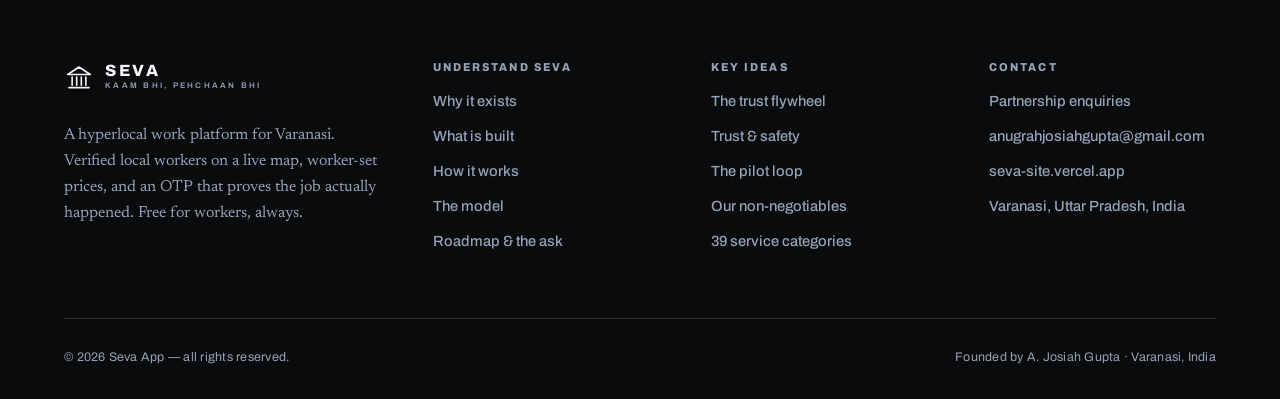
<file: how-it-works.html>
<!DOCTYPE html>
<html lang="en">
<head>
<meta charset="UTF-8">
<meta name="viewport" content="width=device-width, initial-scale=1">
<title>How it works — Seva App</title>
<meta name="description" content="The two journeys, the trust flywheel, the booking state machine, the OTP gate, the safety model and how pricing is set. Everything that has to be true for one job to happen.">
<meta name="theme-color" content="#0a0b0d">
<link rel="canonical" href="https://seva-site.vercel.app/how-it-works.html">
<meta property="og:type" content="article">
<meta property="og:site_name" content="Seva App">
<meta property="og:url" content="https://seva-site.vercel.app/how-it-works.html">
<meta property="og:title" content="How it works — Seva App">
<meta property="og:description" content="The two journeys, the trust flywheel, the booking state machine, the OTP gate, the safety model and how pricing is set. Everything that has to be true for one job to happen.">
<meta property="og:image" content="https://seva-site.vercel.app/assets/seva-banner.png">
<meta name="twitter:card" content="summary_large_image">
<meta name="twitter:title" content="How it works — Seva App">
<meta name="twitter:description" content="The two journeys, the trust flywheel, the booking state machine, the OTP gate, the safety model and how pricing is set. Everything that has to be true for one job to happen.">
<meta name="twitter:image" content="https://seva-site.vercel.app/assets/seva-banner.png">
<link rel="icon" type="image/svg+xml" href="assets/favicon.svg">
<link rel="icon" type="image/png" sizes="512x512" href="assets/icon-512.png">
<link rel="apple-touch-icon" href="assets/apple-touch-icon.png">
<link rel="preconnect" href="https://fonts.googleapis.com">
<link rel="preconnect" href="https://fonts.gstatic.com" crossorigin>
<link href="https://fonts.googleapis.com/css2?family=Archivo:wdth,wght@62..125,400..900&family=Newsreader:ital,opsz,wght@0,6..72,300..600;1,6..72,300..500&family=Noto+Sans+Devanagari:wght@400;600&display=swap" rel="stylesheet">
<link rel="stylesheet" href="style.css?v=20260921a">
</head>
<body>
<a class="skip-link" href="#main">Skip to content</a>

<header class="site-head">
  <div class="head-inner">
    <a class="brand" href="index.html" aria-label="Seva App — home"><svg viewBox="0 0 48 48" fill="none" aria-hidden="true"><path d="M6 20 24 8l18 12z" stroke="currentColor" stroke-width="2.6" stroke-linejoin="round"/><path d="M13 24v13M20.3 24v13M27.7 24v13M35 24v13M8 41h32" stroke="currentColor" stroke-width="2.6" stroke-linecap="round"/></svg><span class="brand-text"><span class="brand-name">Seva</span><span class="brand-tag">Kaam bhi, pehchaan bhi</span></span></a>
    <button class="nav-toggle" id="navToggle" aria-label="Open menu" aria-expanded="false" aria-controls="nav">
      <span></span><span></span>
    </button>
    <nav class="nav" id="nav" aria-label="Primary">
      <a href="about.html">About</a>
      <a href="product.html">Product</a>
      <a href="how-it-works.html" aria-current="page">How it works</a>
      <a href="strategy.html">Model</a>
      <a href="traction.html">Roadmap</a>
      <a class="btn btn--accent head-cta" href="partner.html">Start a conversation <span class="arw" aria-hidden="true">&rarr;</span></a>
    </nav>
  </div>
</header>

<main id="main">

  <section class="band page-head">
    <div class="wrap">
      <div class="page-head__inner">
        <nav class="crumbs" aria-label="Breadcrumb"><a href="index.html">Seva</a> <span aria-hidden="true">/</span> <span>How it works</span></nav>
        <h1>Two people. One job.</h1>
        <p class="lead">Everything on this page exists to make one moment trustworthy: the point where a household and a worker who have never met agree to a job. Seva is a two-sided market, and its hardest problem was never building features &mdash; it is getting both sides to show up in the same place at the same time.</p>
      </div>
    </div>
  </section>

  <section class="band band--bone" id="journeys">
    <div class="wrap">
      <div class="section-head section-head--split reveal">
        <span class="eyebrow">The two journeys</span>
        <h2 class="h2">Two separate paths that must meet at a single point.</h2>
        <p class="body">Both sides progress independently until they converge at the job. If either path breaks before that meeting point, no value is created &mdash; and no revenue is possible. Every safety and money system exists to make that convergence trustworthy.</p>
      </div>

      <div class="journeys reveal">
        <div class="journey">
          <h3 class="h4">The household</h3>
          <p class="journey__sub">Wants reliable help nearby, fast, and someone they can trust in their home.</p>
          <ol>
            <li>Open Seva. The map is the home screen &mdash; no search form to fill in first.</li>
            <li>Filter by service, or just look at who is <b>actually nearby</b> right now.</li>
            <li>Tap a pin. Photo, rating, distance, rate, languages, availability, badges.</li>
            <li>Book, or call the worker directly.</li>
            <li>Share the <b>OTP</b> when they arrive. That starts the job.</li>
            <li>Pay the agreed total in cash, then rate the work.</li>
          </ol>
        </div>
        <div class="journey">
          <h3 class="h4">The worker</h3>
          <p class="journey__sub">Wants steady jobs, income, visibility, and to be treated as a person rather than a listing.</p>
          <ol>
            <li>Register free in under a minute. No fee, no subscription, ever.</li>
            <li>Set <b>your own rate</b>, your hours, and how far you will travel.</li>
            <li>Upload a photo and a government ID. Wait for admin review.</li>
            <li>Once approved, you appear on the map to your whole neighbourhood.</li>
            <li>Accept a request, arrive, enter the customer&rsquo;s OTP.</li>
            <li>Get paid, keep the rating &mdash; and get found more easily next time.</li>
          </ol>
        </div>
      </div>
    </div>
  </section>

  <section class="band" id="flywheel">
    <div class="wrap">
      <div class="section-head reveal">
        <span class="eyebrow">The trust flywheel</span>
        <h2 class="h2">Trust is the engine, and ratings are the only throttle.</h2>
        <p class="body body--wide">Seva compounds through one loop. A verified worker goes live, a customer finds and books them, the job completes and is confirmed by OTP, the customer rates it, and a good rating pushes the worker higher on the map &mdash; which brings more bookings and more income.</p>
      </div>

      <div class="wheel reveal">
        <div class="wheel__step"><b>01</b><strong>Verified &amp; live</strong><span>An admin approves the worker. Only then do they exist publicly.</span></div>
        <div class="wheel__step"><b>02</b><strong>Found &amp; booked</strong><span>A nearby customer picks them from the map, price agreed first.</span></div>
        <div class="wheel__step"><b>03</b><strong>Job done, OTP confirmed</strong><span>Proof the work actually happened, on site, with both people there.</span></div>
        <div class="wheel__step"><b>04</b><strong>Rated</strong><span>Feedback attaches to the worker and to that specific job.</span></div>
        <div class="wheel__step"><b>05</b><strong>Higher on the map</strong><span>Good work becomes more visible work. Money never buys this.</span></div>
        <div class="wheel__step wheel__step--loop"><b>06</b><strong>The neighbours hear</strong><span>A good experience brings the customer back and pulls in the street.</span></div>
      </div>

      <div class="callout reveal" style="margin-top:clamp(2.5rem,5vw,4rem)">
        <span class="callout__label">Why this ring is the roadmap</span>
        <p>Break any stage and the wheel stops turning. That is why work is prioritised by which stage is weakest rather than by which feature is most interesting &mdash; a beautiful new screen at stage four is worth nothing if stage one is jammed.</p>
      </div>
    </div>
  </section>

  <section class="band band--ink-2" id="safety">
    <div class="wrap">
      <div class="section-head section-head--split reveal">
        <span class="eyebrow">Trust &amp; safety</span>
        <h2 class="h2">Because workers enter homes, this is the most important system in Seva.</h2>
        <p class="body">Safety begins with a hard rule: a worker is never visible to the public until an admin approves them. Signup is fast; visibility is earned through review.</p>
      </div>

      <div class="rows rows--lg">
        <article class="rows__item reveal">
          <span class="rows__no">01</span>
          <div class="rows__body">
            <h3 class="h3">Layers, not a single check</h3>
            <p>Phone verification, an ID upload, a profile photo, admin approval, booking records, an OTP-confirmed completion, ratings, and a complaint path that can pause or remove a worker. No single one of these is sufficient; together they are a reasonable answer to &ldquo;who is this person at my door?&rdquo;</p>
          </div>
        </article>
        <article class="rows__item reveal">
          <span class="rows__no">02</span>
          <div class="rows__body">
            <h3 class="h3">Trust is not a one-time event</h3>
            <p>Approval gets a worker onto the map. Ratings and complaints keep deciding whether they stay there. Better ratings, more completed jobs and reliable behaviour lift someone up; poor behaviour pushes them down or off entirely.</p>
          </div>
        </article>
        <article class="rows__item reveal">
          <span class="rows__no">03</span>
          <div class="rows__body">
            <h3 class="h3">The protection lives in the database</h3>
            <p>Filtering the map in the app is a convenience, not a safeguard &mdash; anything the app can ask for, anyone with the app&rsquo;s public key can ask for. So worker phone numbers are not readable by the client, ID images sit outside any public bucket, and registration, bookings and admin actions all run through server-side functions.</p>
          </div>
        </article>
        <article class="rows__item reveal">
          <span class="rows__no">04</span>
          <div class="rows__body">
            <h3 class="h3">Humans make the trust decisions</h3>
            <p>AI assists development, support triage and internal operations. Verification approvals, dispute outcomes, suspensions and anything touching money stay human-owned. Seva&rsquo;s defensibility is trust and governance &mdash; automating away the human judgement that creates it would be self-defeating.</p>
          </div>
        </article>
      </div>

      <figure class="figure reveal">
        <div class="figure__head">
          <h3 class="figure__title">Nothing the app can ask for reaches a table directly.</h3>
          <span class="tag tag--live">Live today</span>
        </div>
        <div class="figure__stage">
          <svg viewBox="0 0 820 290" role="img" aria-labelledby="diag1-title diag1-desc">
            <title id="diag1-title">The request path in Seva</title>
            <desc id="diag1-desc">Requests from the household app travel through a server-side function that checks identity and validates input before any database table is touched. The direct path from the app to the database is revoked and blocked.</desc>

            <text class="d-tag d-tag--dim" x="119" y="40" text-anchor="middle">Public</text>
            <rect class="d-box" x="24" y="56" width="190" height="88"></rect>
            <text class="d-label" x="119" y="94" text-anchor="middle">Household app</text>
            <text class="d-sub" x="119" y="116" text-anchor="middle">public key, in every phone</text>

            <text class="d-tag" x="420" y="40" text-anchor="middle">Server-side function</text>
            <rect class="d-box d-box--accent" x="315" y="48" width="210" height="104"></rect>
            <text class="d-label" x="420" y="86" text-anchor="middle">Checks, then decides</text>
            <text class="d-sub" x="420" y="108" text-anchor="middle">who is calling &middot; is this allowed</text>
            <text class="d-sub" x="420" y="126" text-anchor="middle">is the input sane</text>

            <text class="d-tag d-tag--dim" x="711" y="40" text-anchor="middle">Private</text>
            <rect class="d-box" x="626" y="56" width="170" height="88"></rect>
            <text class="d-label" x="711" y="94" text-anchor="middle">Database</text>
            <text class="d-sub" x="711" y="116" text-anchor="middle">workers &middot; bookings &middot; IDs</text>

            <line class="d-flow" x1="214" y1="100" x2="303" y2="100"></line>
            <polygon class="d-arrow" points="315,100 303,95 303,105"></polygon>

            <line class="d-flow" x1="525" y1="100" x2="614" y2="100"></line>
            <polygon class="d-arrow" points="626,100 614,95 614,105"></polygon>

            <path class="d-blocked" d="M119 144 L119 236 L711 236 L711 144"></path>
            <line class="d-x" x1="403" y1="226" x2="427" y2="250"></line>
            <line class="d-x" x1="427" y1="226" x2="403" y2="250"></line>
            <text class="d-sub" x="415" y="274" text-anchor="middle">the direct path is revoked, not merely unused</text>
          </svg>
        </div>
        <p class="figure__cap">Filtering the map inside the app is a convenience, never a safeguard: anything the app can ask for, anyone holding the app&rsquo;s public key can ask for. So the public key holds <strong>zero table privileges and zero column privileges</strong> &mdash; a number we measure rather than assume, and one that has to stay at zero for every release. Reading a worker&rsquo;s phone number, writing a booking, approving an applicant: each is a server-side function that decides for itself whether the caller is entitled to what they asked for.</p>
      </figure>

      <figure class="figure reveal">
        <div class="figure__head">
          <h3 class="figure__title">One switch closes every unverified path at once.</h3>
          <span class="tag tag--progress">Built &middot; ships with phone sign-in</span>
        </div>
        <div class="figure__stage">
          <svg viewBox="0 0 820 340" role="img" aria-labelledby="diag2-title diag2-desc">
            <title id="diag2-title">The fail-closed switch</title>
            <desc id="diag2-desc">A single setting is consulted by all seven places where someone can be identified by typing a phone number instead of signing in. Turning it off closes all seven at once, and if the setting cannot be read the answer defaults to closed.</desc>

            <text class="d-tag" x="129" y="128" text-anchor="middle">One setting</text>
            <rect class="d-box d-box--accent" x="24" y="140" width="210" height="76"></rect>
            <text class="d-label" x="129" y="174" text-anchor="middle">Allow phone-only access</text>
            <text class="d-sub" x="129" y="196" text-anchor="middle">on &middot; off &middot; unreadable</text>
            <text class="d-sub" x="129" y="246" text-anchor="middle">If it cannot be read,</text>
            <text class="d-sub" x="129" y="264" text-anchor="middle">the answer is no.</text>

            <text class="d-tag d-tag--dim" x="530" y="22" text-anchor="start">Every place identity is decided</text>

            <path class="d-flow" d="M234 178 C 330 178, 350 48, 446 48"></path>
            <rect class="d-box" x="458" y="32" width="338" height="32"></rect>
            <text class="d-sub" x="474" y="52">Find a worker from a number</text>

            <path class="d-flow" d="M234 178 C 330 178, 350 92, 446 92"></path>
            <rect class="d-box" x="458" y="76" width="338" height="32"></rect>
            <text class="d-sub" x="474" y="96">Reveal a phone number</text>

            <path class="d-flow" d="M234 178 C 330 178, 350 136, 446 136"></path>
            <rect class="d-box" x="458" y="120" width="338" height="32"></rect>
            <text class="d-sub" x="474" y="140">Create or fetch a profile</text>

            <path class="d-flow" d="M234 178 C 330 178, 350 180, 446 180"></path>
            <rect class="d-box" x="458" y="164" width="338" height="32"></rect>
            <text class="d-sub" x="474" y="184">Open a worker&rsquo;s own profile</text>

            <path class="d-flow" d="M234 178 C 330 178, 350 224, 446 224"></path>
            <rect class="d-box" x="458" y="208" width="338" height="32"></rect>
            <text class="d-sub" x="474" y="228">Let a worker edit their own row</text>

            <path class="d-flow" d="M234 178 C 330 178, 350 268, 446 268"></path>
            <rect class="d-box" x="458" y="252" width="338" height="32"></rect>
            <text class="d-sub" x="474" y="272">List the bookings for a number</text>

            <path class="d-flow" d="M234 178 C 330 178, 350 312, 446 312"></path>
            <rect class="d-box d-box--accent" x="458" y="296" width="338" height="32"></rect>
            <text class="d-sub" x="474" y="316">Authorise every booking action</text>
          </svg>
        </div>
        <p class="figure__cap">Until real sign-in is switched on, a person can be recognised by typing their own mobile number. That is convenient and it is weaker than a verified session, so it was built with an off switch from the start &mdash; one setting, read by all seven places identity gets decided, closing them together rather than one file at a time. Two properties matter more than the switch itself: <strong>if the setting cannot be read the answer defaults to no</strong>, so a failure locks down instead of opening up; and turning it off never touches a signed-in user. The reversal is a single statement, which is why it can be thrown the moment something looks wrong rather than after a meeting.</p>
      </figure>

      <div class="section-head reveal" style="margin-top:clamp(3rem,6vw,5rem)">
        <span class="eyebrow">The ledger</span>
        <h3 class="h3">Eight defences, and an honest column for which ones are live.</h3>
        <p class="body">Security claims age badly when nobody writes down what is actually running. This is the current state, not the intended one. Everything marked <em>built</em> exists in the codebase with automated tests against it and ships with phone sign-in.</p>
      </div>

      <div class="layers reveal">
        <div class="layer">
          <span class="layer__no">01</span>
          <span class="layer__name">Admin approval</span>
          <p class="layer__what">No worker is visible on the public map until a human reviews and approves them. Signup is fast; visibility is earned.</p>
          <span class="layer__state"><span class="tag tag--live">Live</span></span>
        </div>
        <div class="layer">
          <span class="layer__no">02</span>
          <span class="layer__name">No direct table access</span>
          <p class="layer__what">The public key carries zero table and zero column privileges. Every read and write goes through a server-side function &mdash; the diagram above.</p>
          <span class="layer__state"><span class="tag tag--live">Live</span></span>
        </div>
        <div class="layer">
          <span class="layer__no">03</span>
          <span class="layer__name">Phone numbers are not client-readable</span>
          <p class="layer__what">A worker&rsquo;s number is never sent to the browser. The two sides of a booking reach each other without either one holding the other&rsquo;s number.</p>
          <span class="layer__state"><span class="tag tag--live">Live</span></span>
        </div>
        <div class="layer">
          <span class="layer__no">04</span>
          <span class="layer__name">Identity documents out of public storage</span>
          <p class="layer__what">Government IDs and signatures sit outside any public bucket, unreachable by URL even for someone who guesses one.</p>
          <span class="layer__state"><span class="tag tag--live">Live</span></span>
        </div>
        <div class="layer">
          <span class="layer__no">05</span>
          <span class="layer__name">Verified sign-in as the sole identity</span>
          <p class="layer__what">A one-time code to a real handset, and the server takes the person&rsquo;s identity from that session rather than from anything the app claims.</p>
          <span class="layer__state"><span class="tag tag--progress">Built</span></span>
        </div>
        <div class="layer">
          <span class="layer__no">06</span>
          <span class="layer__name">The fail-closed switch</span>
          <p class="layer__what">One setting closing all seven unverified paths together, defaulting to closed when it cannot be read &mdash; the second diagram above.</p>
          <span class="layer__state"><span class="tag tag--progress">Built</span></span>
        </div>
        <div class="layer">
          <span class="layer__no">07</span>
          <span class="layer__name">Named administrators, not a shared password</span>
          <p class="layer__what">An admin is a specific signed-in person on a membership list. Removing someone takes effect on their next action, with no password to re-issue to everyone else.</p>
          <span class="layer__state"><span class="tag tag--progress">Built</span></span>
        </div>
        <div class="layer">
          <span class="layer__no">08</span>
          <span class="layer__name">An audit trail that names the person</span>
          <p class="layer__what">Every administrative change to a worker is recorded append-only, attributed to the individual who made it &mdash; derived by the database itself, so there is no field an app could fill in wrongly.</p>
          <span class="layer__state"><span class="tag tag--progress">Built</span></span>
        </div>
      </div>

      <div class="callout reveal" style="margin-top:clamp(2.5rem,5vw,4rem)">
        <span class="callout__label">What is still being designed</span>
        <p>A formal dispute-resolution flow, an appeals process for suspended workers, refund handling, and an incident-response runbook do not exist as systems yet &mdash; today they are handled directly by the founder. They are named here rather than glossed over, because a partner deserves to know which parts of the safety story are architecture and which parts are still a person answering the phone.</p>
      </div>
    </div>
  </section>

  <section class="band band--bone" id="booking">
    <div class="wrap">
      <div class="section-head reveal">
        <span class="eyebrow">The booking</span>
        <h2 class="h2">A job moves through states it cannot skip.</h2>
        <p class="body body--wide">The customer books. The worker accepts, or the request is rejected. The worker does the job. An OTP confirms completion. Payment and rating follow. The transitions are explicit and checked &mdash; a booking cannot jump to &ldquo;done&rdquo; from anywhere.</p>
      </div>

      <div class="wheel reveal">
        <div class="wheel__step"><b>&rarr;</b><strong>Requested</strong><span>The customer picks a worker and sends the request.</span></div>
        <div class="wheel__step"><b>&rarr;</b><strong>Accepted</strong><span>The worker takes it, or declines and it ends there.</span></div>
        <div class="wheel__step"><b>&rarr;</b><strong>In progress</strong><span>Started by OTP, on site, with both people present.</span></div>
        <div class="wheel__step"><b>&rarr;</b><strong>Completed</strong><span>The trust checkpoint. Nothing marks done without the code.</span></div>
        <div class="wheel__step"><b>&rarr;</b><strong>Paid</strong><span>Cash for the pilot. The amount is recorded against the booking.</span></div>
        <div class="wheel__step wheel__step--loop"><b>&rarr;</b><strong>Rated</strong><span>Feedback is only possible on a job that actually finished.</span></div>
      </div>

      <div class="split" style="margin-top:clamp(2.5rem,5vw,4rem)">
        <div class="reveal">
          <h3 class="h3">Why the OTP matters more than it looks</h3>
          <p class="body" style="margin-top:1.25rem">It is the cheapest possible proof that a job happened. Without it, a completed booking is just a row someone typed &mdash; and every rating, every reputation and every future commission calculation rests on rows that mean nothing.</p>
          <p class="body">For the pilot the code lives inside the app rather than an SMS, because SMS costs money per message and proves nothing extra at this scale.</p>
        </div>
        <div class="reveal">
          <h3 class="h3">And why payment is still cash</h3>
          <p class="body" style="margin-top:1.25rem">Building an online payment stack before a single booking flow is proven would be an expensive way of avoiding the harder question. The app records the amount; the money moves the way it already moves in Varanasi.</p>
          <p class="body">That has one serious consequence for the business model, and we would rather state it than bury it &mdash; see <a class="tlink" href="strategy.html#commission">the commission problem</a>.</p>
        </div>
      </div>
    </div>
  </section>

  <section class="band" id="pricing">
    <div class="wrap">
      <div class="section-head section-head--split reveal">
        <span class="eyebrow">Pricing</span>
        <h2 class="h2">Rate &times; hours, plus travel. That is the whole thing.</h2>
        <p class="body">Complexity in pricing is almost always a transfer of value away from the person with less information. Three visible terms is the entire defence against that.</p>
      </div>

      <div class="grid cols-2">
        <div class="formula reveal">
          <span class="eyebrow eyebrow--plain">The formula</span>
          <p class="formula__body">Total <em>=</em> rate <em>&times;</em> hours <em>+</em> travel</p>
          <p class="body">The worker chooses whether they charge hourly or daily, sets the number, and sets their own travel charge. A floor of &#8377;100 an hour and &#8377;300 a day is enforced at onboarding and in the admin console. There is no ceiling.</p>
        </div>
        <div class="panel reveal">
          <span class="eyebrow eyebrow--plain">A decision worth explaining</span>
          <h3 class="h3">We considered algorithmic surge, and chose not to.</h3>
          <p>A demand-driven price is sophisticated, and it silently moves price-setting from the worker to the platform &mdash; which breaks a non-negotiable. In a city where every customer talks to their neighbours, surge is also a reputational risk with no easy recovery.</p>
          <p>The version we intend to build instead: when demand is high nearby, tell the worker so, and let them raise their rate if they want to. The algorithm advises. The worker decides.</p>
        </div>
      </div>
    </div>
  </section>

  <section class="band band--ink-2 cta">
    <div class="wrap">
      <div class="cta__inner reveal">
        <div>
          <span class="eyebrow">Keep reading</span>
          <h2 class="h2" style="margin-top:1.5rem">How Seva intends to make money.</h2>
        </div>
        <div>
          <p class="body">The model page covers the commission, why the platform is free for workers, the honest problem with collecting on cash jobs, and why the real competitor is word-of-mouth rather than another app.</p>
          <div class="btn-row" style="margin-top:2rem">
            <a class="btn btn--accent btn--lg" href="strategy.html">The business model <span class="arw" aria-hidden="true">&rarr;</span></a>
            <a class="btn btn--ghost btn--lg" href="product.html">What is built</a>
          </div>
        </div>
      </div>
    </div>
  </section>
</main>

<footer class="site-foot">
  <div class="wrap">
    <div class="foot-grid">
      <div class="foot-brand">
        <a class="brand" href="index.html" aria-label="Seva App — home"><svg viewBox="0 0 48 48" fill="none" aria-hidden="true"><path d="M6 20 24 8l18 12z" stroke="currentColor" stroke-width="2.6" stroke-linejoin="round"/><path d="M13 24v13M20.3 24v13M27.7 24v13M35 24v13M8 41h32" stroke="currentColor" stroke-width="2.6" stroke-linecap="round"/></svg><span class="brand-text"><span class="brand-name">Seva</span><span class="brand-tag">Kaam bhi, pehchaan bhi</span></span></a>
        <p>A hyperlocal work platform for Varanasi. Verified local workers on a live map, worker-set prices, and an OTP that proves the job actually happened. Free for workers, always.</p>
      </div>
      <div>
        <h4>Understand Seva</h4>
        <ul class="foot-list">
          <li><a href="about.html">Why it exists</a></li>
          <li><a href="product.html">What is built</a></li>
          <li><a href="how-it-works.html">How it works</a></li>
          <li><a href="strategy.html">The model</a></li>
          <li><a href="traction.html">Roadmap &amp; the ask</a></li>
        </ul>
      </div>
      <div>
        <h4>Key ideas</h4>
        <ul class="foot-list">
          <li><a href="how-it-works.html#flywheel">The trust flywheel</a></li>
          <li><a href="how-it-works.html#safety">Trust &amp; safety</a></li>
          <li><a href="strategy.html#pilot">The pilot loop</a></li>
          <li><a href="about.html#rules">Our non-negotiables</a></li>
          <li><a href="index.html#services">39 service categories</a></li>
        </ul>
      </div>
      <div>
        <h4>Contact</h4>
        <ul class="foot-list">
          <li><a href="partner.html">Partnership enquiries</a></li>
          <li><a href="mailto:anugrahjosiahgupta@gmail.com">anugrahjosiahgupta@gmail.com</a></li>
          <li><a href="https://seva-site.vercel.app/">seva-site.vercel.app</a></li>
          <li>Varanasi, Uttar Pradesh, India</li>
        </ul>
      </div>
    </div>
    <div class="foot-bar">
      <span>&copy; <span data-year>2026</span> Seva App &mdash; all rights reserved.</span>
      <span>Founded by A. Josiah Gupta &middot; Varanasi, India</span>
    </div>
  </div>
</footer>

<script src="script.js?v=20260921a"></script>
</body>
</html>
</file>
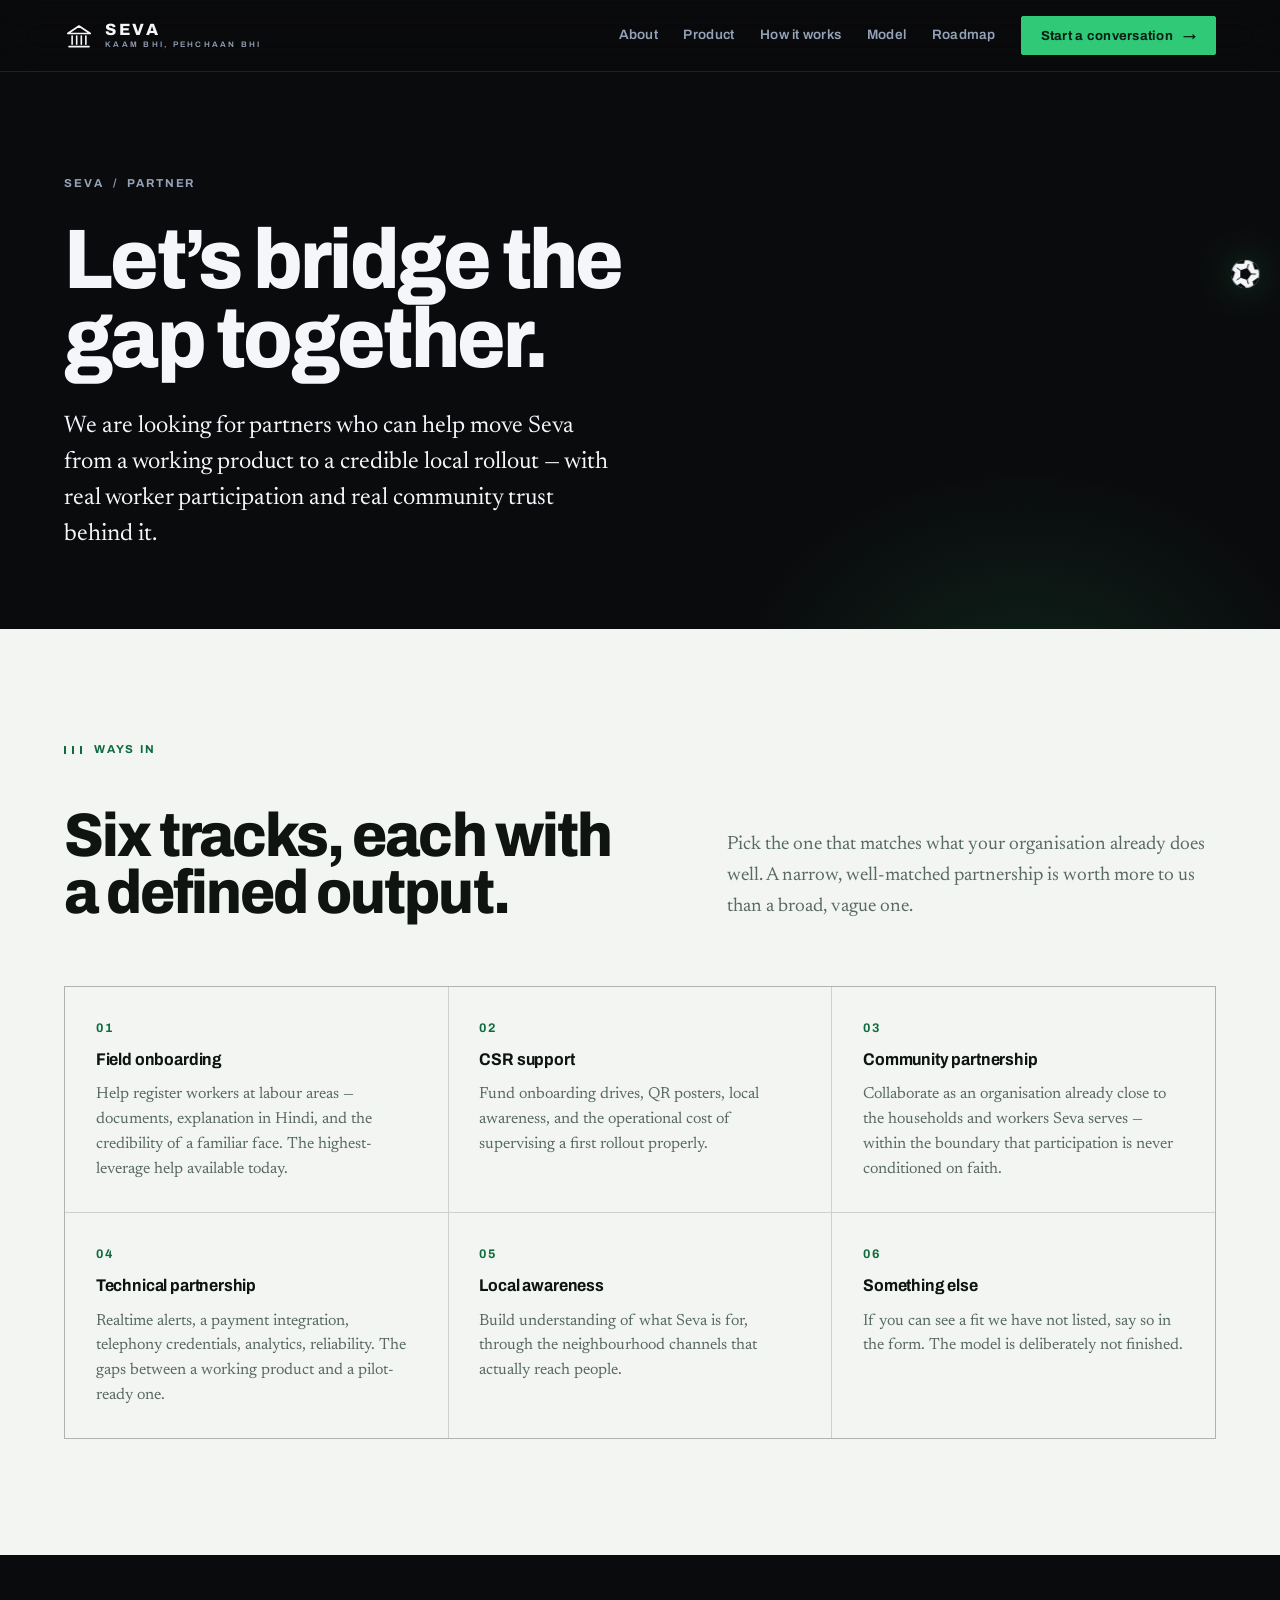
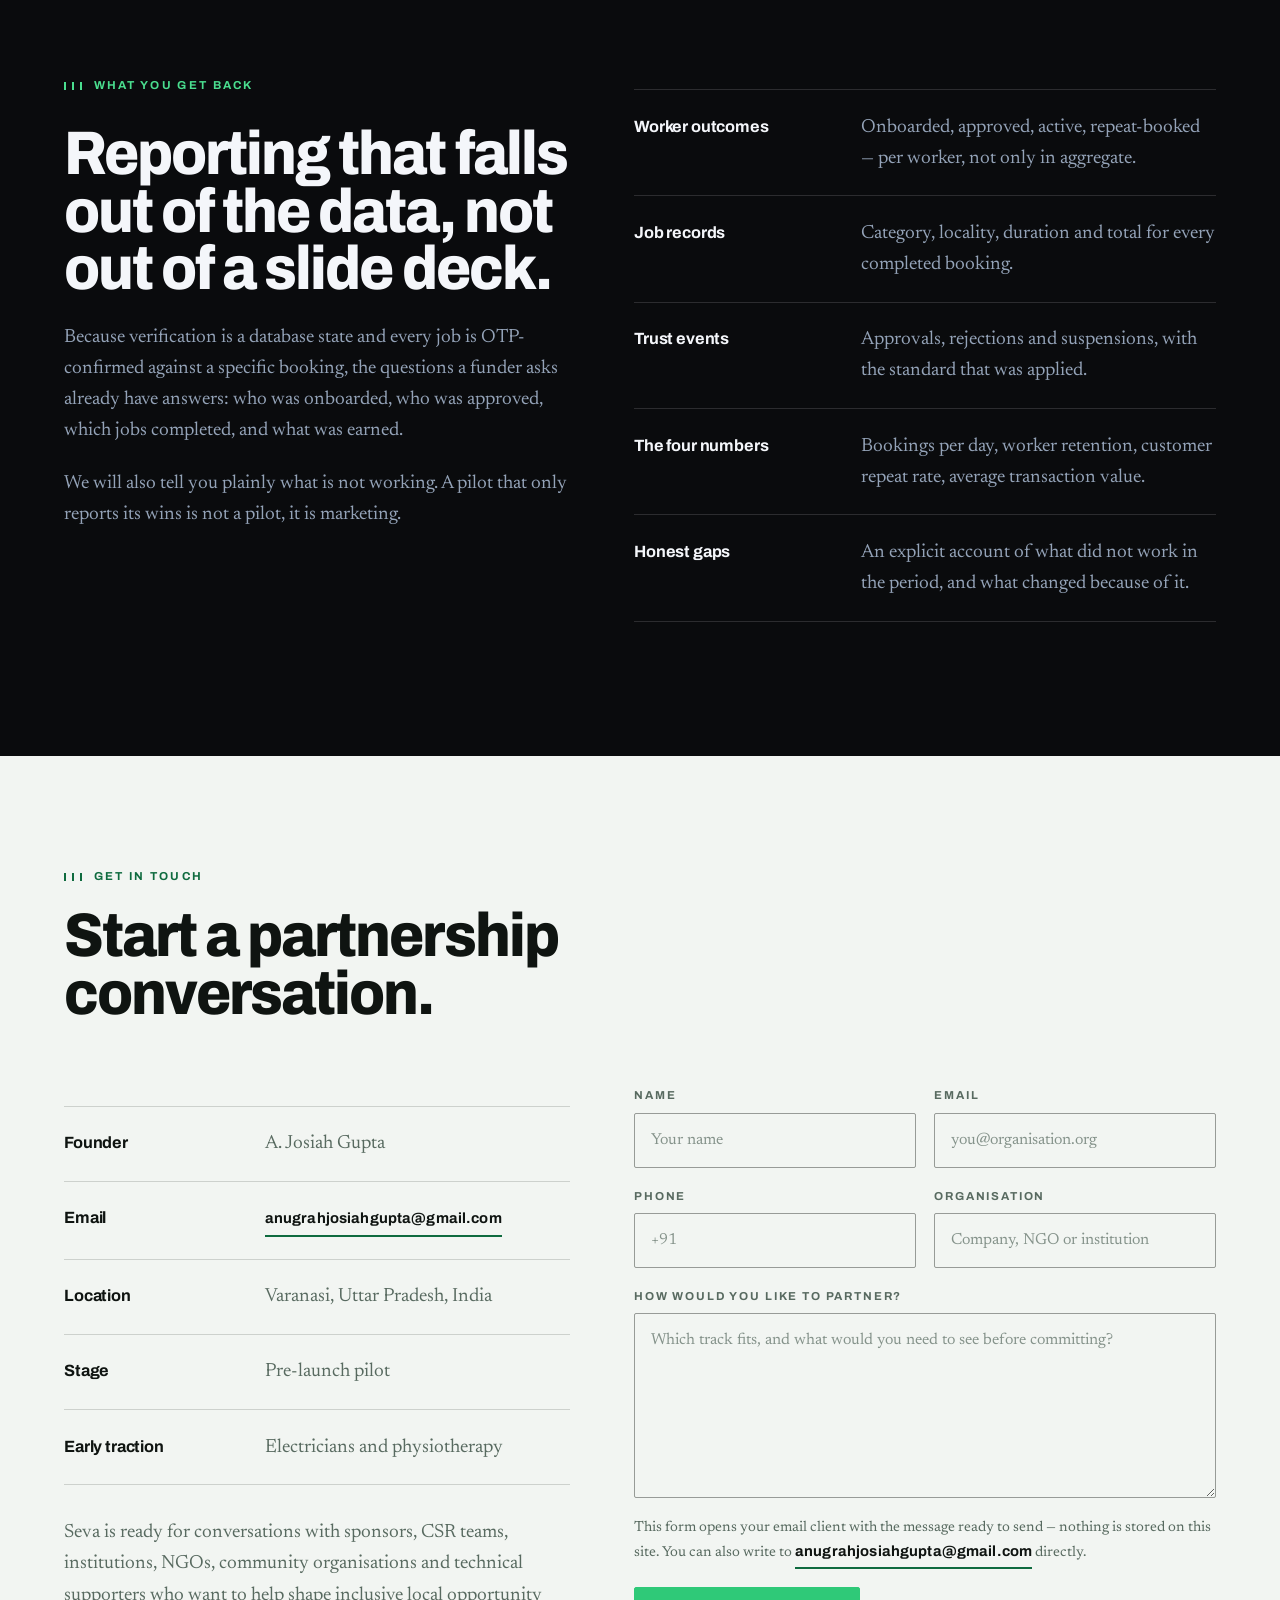
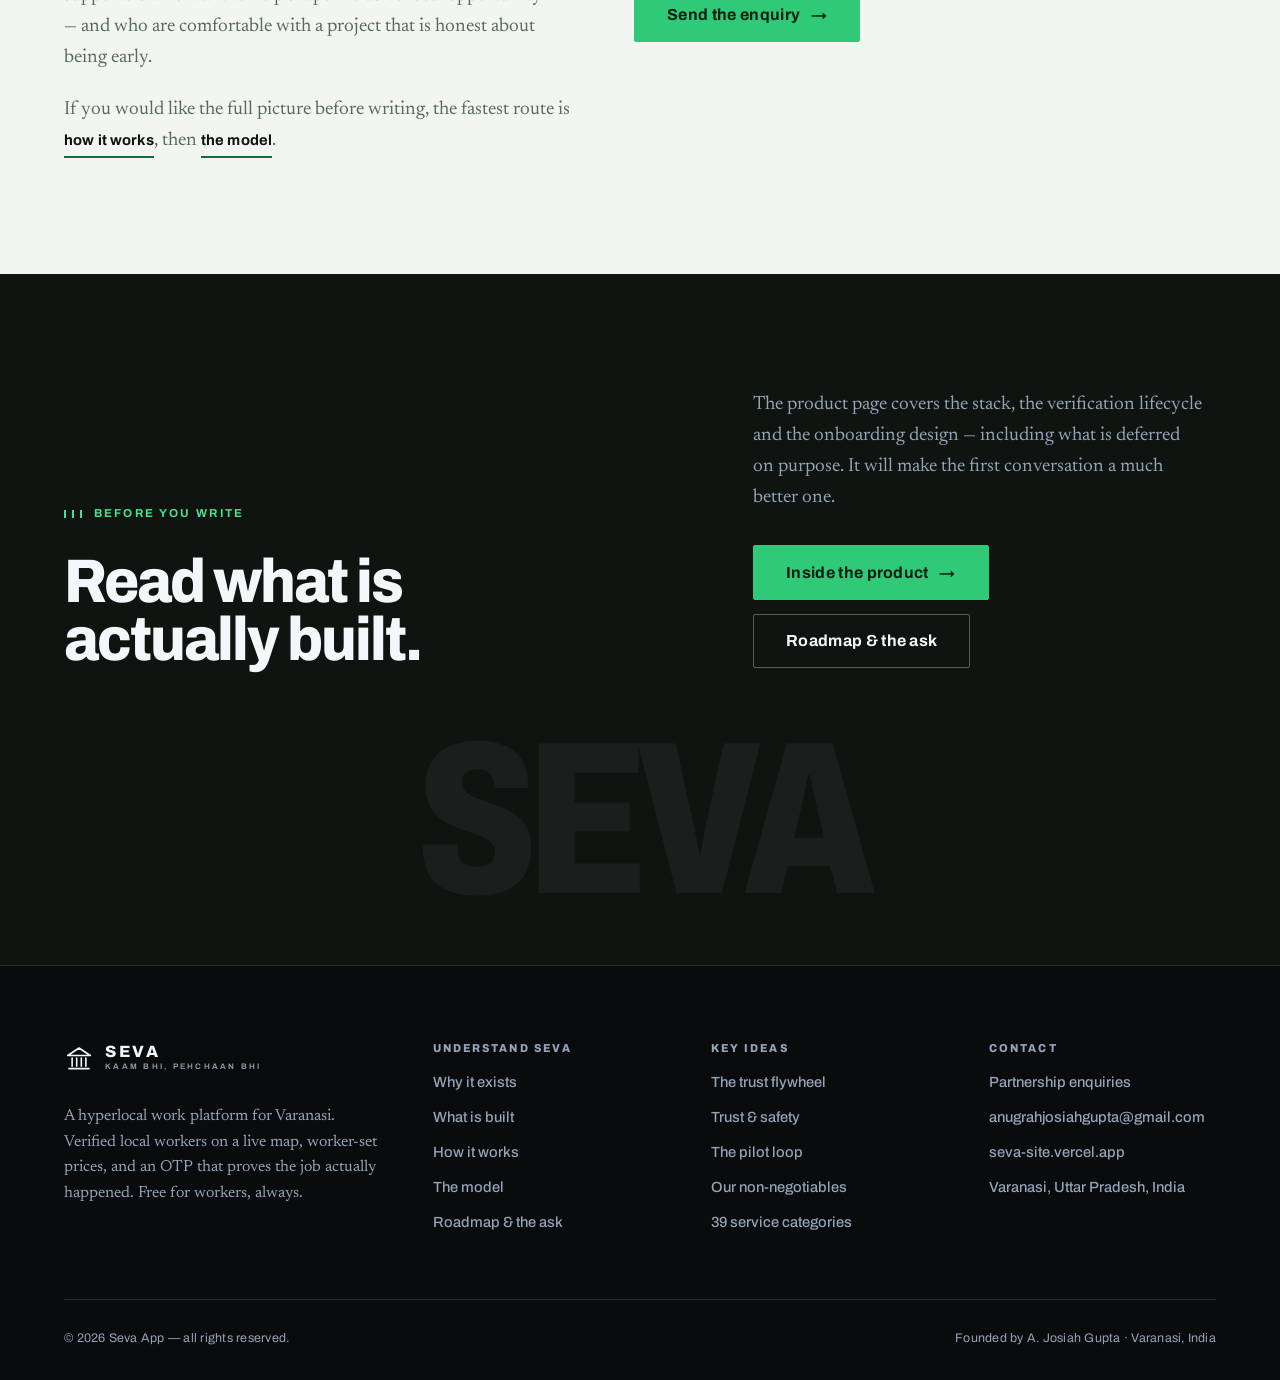
<file: partner.html>
<!DOCTYPE html>
<html lang="en">
<head>
<meta charset="UTF-8">
<meta name="viewport" content="width=device-width, initial-scale=1">
<title>Partner — Seva App</title>
<meta name="description" content="Partner with Seva on the Varanasi pilot: field onboarding, CSR support, community partnership, technical integration and local awareness. Start a conversation.">
<meta name="theme-color" content="#0a0b0d">
<link rel="canonical" href="https://seva-site.vercel.app/partner.html">
<meta property="og:type" content="article">
<meta property="og:site_name" content="Seva App">
<meta property="og:url" content="https://seva-site.vercel.app/partner.html">
<meta property="og:title" content="Partner — Seva App">
<meta property="og:description" content="Partner with Seva on the Varanasi pilot: field onboarding, CSR support, community partnership, technical integration and local awareness. Start a conversation.">
<meta property="og:image" content="https://seva-site.vercel.app/assets/seva-banner.png">
<meta name="twitter:card" content="summary_large_image">
<meta name="twitter:title" content="Partner — Seva App">
<meta name="twitter:description" content="Partner with Seva on the Varanasi pilot: field onboarding, CSR support, community partnership, technical integration and local awareness. Start a conversation.">
<meta name="twitter:image" content="https://seva-site.vercel.app/assets/seva-banner.png">
<link rel="icon" type="image/svg+xml" href="assets/favicon.svg">
<link rel="icon" type="image/png" sizes="512x512" href="assets/icon-512.png">
<link rel="apple-touch-icon" href="assets/apple-touch-icon.png">
<link rel="preconnect" href="https://fonts.googleapis.com">
<link rel="preconnect" href="https://fonts.gstatic.com" crossorigin>
<link href="https://fonts.googleapis.com/css2?family=Archivo:wdth,wght@62..125,400..900&family=Newsreader:ital,opsz,wght@0,6..72,300..600;1,6..72,300..500&family=Noto+Sans+Devanagari:wght@400;600&display=swap" rel="stylesheet">
<link rel="stylesheet" href="style.css?v=20260921a">
</head>
<body>
<a class="skip-link" href="#main">Skip to content</a>

<header class="site-head">
  <div class="head-inner">
    <a class="brand" href="index.html" aria-label="Seva App — home"><svg viewBox="0 0 48 48" fill="none" aria-hidden="true"><path d="M6 20 24 8l18 12z" stroke="currentColor" stroke-width="2.6" stroke-linejoin="round"/><path d="M13 24v13M20.3 24v13M27.7 24v13M35 24v13M8 41h32" stroke="currentColor" stroke-width="2.6" stroke-linecap="round"/></svg><span class="brand-text"><span class="brand-name">Seva</span><span class="brand-tag">Kaam bhi, pehchaan bhi</span></span></a>
    <button class="nav-toggle" id="navToggle" aria-label="Open menu" aria-expanded="false" aria-controls="nav">
      <span></span><span></span>
    </button>
    <nav class="nav" id="nav" aria-label="Primary">
      <a href="about.html">About</a>
      <a href="product.html">Product</a>
      <a href="how-it-works.html">How it works</a>
      <a href="strategy.html">Model</a>
      <a href="traction.html">Roadmap</a>
      <a class="btn btn--accent head-cta" href="partner.html" aria-current="page">Start a conversation <span class="arw" aria-hidden="true">&rarr;</span></a>
    </nav>
  </div>
</header>

<main id="main">

  <section class="band page-head">
    <div class="wrap">
      <div class="page-head__inner">
        <nav class="crumbs" aria-label="Breadcrumb"><a href="index.html">Seva</a> <span aria-hidden="true">/</span> <span>Partner</span></nav>
        <h1>Let&rsquo;s bridge the gap together.</h1>
        <p class="lead">We are looking for partners who can help move Seva from a working product to a credible local rollout &mdash; with real worker participation and real community trust behind it.</p>
      </div>
    </div>
  </section>

  <section class="band band--bone" id="tracks">
    <div class="wrap">
      <div class="section-head section-head--split reveal">
        <span class="eyebrow">Ways in</span>
        <h2 class="h2">Six tracks, each with a defined output.</h2>
        <p class="body">Pick the one that matches what your organisation already does well. A narrow, well-matched partnership is worth more to us than a broad, vague one.</p>
      </div>

      <div class="mesh mesh--3 reveal">
        <article class="cell">
          <span class="cell__no">01</span>
          <h3 class="h4">Field onboarding</h3>
          <p>Help register workers at labour areas &mdash; documents, explanation in Hindi, and the credibility of a familiar face. The highest-leverage help available today.</p>
        </article>
        <article class="cell">
          <span class="cell__no">02</span>
          <h3 class="h4">CSR support</h3>
          <p>Fund onboarding drives, QR posters, local awareness, and the operational cost of supervising a first rollout properly.</p>
        </article>
        <article class="cell">
          <span class="cell__no">03</span>
          <h3 class="h4">Community partnership</h3>
          <p>Collaborate as an organisation already close to the households and workers Seva serves &mdash; within the boundary that participation is never conditioned on faith.</p>
        </article>
        <article class="cell">
          <span class="cell__no">04</span>
          <h3 class="h4">Technical partnership</h3>
          <p>Realtime alerts, a payment integration, telephony credentials, analytics, reliability. The gaps between a working product and a pilot-ready one.</p>
        </article>
        <article class="cell">
          <span class="cell__no">05</span>
          <h3 class="h4">Local awareness</h3>
          <p>Build understanding of what Seva is for, through the neighbourhood channels that actually reach people.</p>
        </article>
        <article class="cell">
          <span class="cell__no">06</span>
          <h3 class="h4">Something else</h3>
          <p>If you can see a fit we have not listed, say so in the form. The model is deliberately not finished.</p>
        </article>
      </div>
    </div>
  </section>

  <section class="band" id="reporting">
    <div class="wrap">
      <div class="split">
        <div class="reveal">
          <span class="eyebrow">What you get back</span>
          <h2 class="h2" style="margin-top:1.5rem">Reporting that falls out of the data, not out of a slide deck.</h2>
          <p class="body" style="margin-top:1.5rem">Because verification is a database state and every job is OTP-confirmed against a specific booking, the questions a funder asks already have answers: who was onboarded, who was approved, which jobs completed, and what was earned.</p>
          <p class="body">We will also tell you plainly what is not working. A pilot that only reports its wins is not a pilot, it is marketing.</p>
        </div>
        <div class="reveal">
          <dl class="deflist">
            <div><dt>Worker outcomes</dt><dd>Onboarded, approved, active, repeat-booked &mdash; per worker, not only in aggregate.</dd></div>
            <div><dt>Job records</dt><dd>Category, locality, duration and total for every completed booking.</dd></div>
            <div><dt>Trust events</dt><dd>Approvals, rejections and suspensions, with the standard that was applied.</dd></div>
            <div><dt>The four numbers</dt><dd>Bookings per day, worker retention, customer repeat rate, average transaction value.</dd></div>
            <div><dt>Honest gaps</dt><dd>An explicit account of what did not work in the period, and what changed because of it.</dd></div>
          </dl>
        </div>
      </div>
    </div>
  </section>

  <section class="band band--bone" id="contact">
    <div class="wrap">
      <div class="section-head reveal">
        <span class="eyebrow">Get in touch</span>
        <h2 class="h2">Start a partnership conversation.</h2>
      </div>

      <div class="split">
        <div class="reveal">
          <dl class="deflist">
            <div><dt>Founder</dt><dd>A. Josiah Gupta</dd></div>
            <div><dt>Email</dt><dd><a class="tlink" href="mailto:anugrahjosiahgupta@gmail.com">anugrahjosiahgupta@gmail.com</a></dd></div>
            <div><dt>Location</dt><dd>Varanasi, Uttar Pradesh, India</dd></div>
            <div><dt>Stage</dt><dd>Pre-launch pilot</dd></div>
            <div><dt>Early traction</dt><dd>Electricians and physiotherapy</dd></div>
          </dl>
          <p class="body" style="margin-top:2rem">Seva is ready for conversations with sponsors, CSR teams, institutions, NGOs, community organisations and technical supporters who want to help shape inclusive local opportunity &mdash; and who are comfortable with a project that is honest about being early.</p>
          <p class="body">If you would like the full picture before writing, the fastest route is <a class="tlink" href="how-it-works.html">how it works</a>, then <a class="tlink" href="strategy.html">the model</a>.</p>
        </div>

        <form class="form reveal" novalidate>
          <div class="form__row">
            <label class="field">
              <span>Name</span>
              <input type="text" name="name" placeholder="Your name" autocomplete="name" required>
            </label>
            <label class="field">
              <span>Email</span>
              <input type="email" name="email" placeholder="you@organisation.org" autocomplete="email" required>
            </label>
          </div>
          <div class="form__row">
            <label class="field">
              <span>Phone</span>
              <input type="tel" name="phone" placeholder="+91" autocomplete="tel">
            </label>
            <label class="field">
              <span>Organisation</span>
              <input type="text" name="organization" placeholder="Company, NGO or institution" autocomplete="organization">
            </label>
          </div>
          <label class="field">
            <span>How would you like to partner?</span>
            <textarea name="message" rows="6" placeholder="Which track fits, and what would you need to see before committing?" required></textarea>
          </label>
          <p class="form__note">This form opens your email client with the message ready to send &mdash; nothing is stored on this site. You can also write to <a class="tlink" href="mailto:anugrahjosiahgupta@gmail.com">anugrahjosiahgupta@gmail.com</a> directly.</p>
          <p class="form__status" role="status" aria-live="polite"></p>
          <button class="btn btn--accent btn--lg" type="submit">Send the enquiry <span class="arw" aria-hidden="true">&rarr;</span></button>
        </form>
      </div>
    </div>
  </section>

  <section class="band band--ink-2 cta">
    <div class="wrap">
      <div class="cta__inner reveal">
        <div>
          <span class="eyebrow">Before you write</span>
          <h2 class="h2" style="margin-top:1.5rem">Read what is actually built.</h2>
        </div>
        <div>
          <p class="body">The product page covers the stack, the verification lifecycle and the onboarding design &mdash; including what is deferred on purpose. It will make the first conversation a much better one.</p>
          <div class="btn-row" style="margin-top:2rem">
            <a class="btn btn--accent btn--lg" href="product.html">Inside the product <span class="arw" aria-hidden="true">&rarr;</span></a>
            <a class="btn btn--ghost btn--lg" href="traction.html">Roadmap &amp; the ask</a>
          </div>
        </div>
      </div>
      <p class="wordmark" aria-hidden="true">SEVA</p>
    </div>
  </section>
</main>

<footer class="site-foot">
  <div class="wrap">
    <div class="foot-grid">
      <div class="foot-brand">
        <a class="brand" href="index.html" aria-label="Seva App — home"><svg viewBox="0 0 48 48" fill="none" aria-hidden="true"><path d="M6 20 24 8l18 12z" stroke="currentColor" stroke-width="2.6" stroke-linejoin="round"/><path d="M13 24v13M20.3 24v13M27.7 24v13M35 24v13M8 41h32" stroke="currentColor" stroke-width="2.6" stroke-linecap="round"/></svg><span class="brand-text"><span class="brand-name">Seva</span><span class="brand-tag">Kaam bhi, pehchaan bhi</span></span></a>
        <p>A hyperlocal work platform for Varanasi. Verified local workers on a live map, worker-set prices, and an OTP that proves the job actually happened. Free for workers, always.</p>
      </div>
      <div>
        <h4>Understand Seva</h4>
        <ul class="foot-list">
          <li><a href="about.html">Why it exists</a></li>
          <li><a href="product.html">What is built</a></li>
          <li><a href="how-it-works.html">How it works</a></li>
          <li><a href="strategy.html">The model</a></li>
          <li><a href="traction.html">Roadmap &amp; the ask</a></li>
        </ul>
      </div>
      <div>
        <h4>Key ideas</h4>
        <ul class="foot-list">
          <li><a href="how-it-works.html#flywheel">The trust flywheel</a></li>
          <li><a href="how-it-works.html#safety">Trust &amp; safety</a></li>
          <li><a href="strategy.html#pilot">The pilot loop</a></li>
          <li><a href="about.html#rules">Our non-negotiables</a></li>
          <li><a href="index.html#services">39 service categories</a></li>
        </ul>
      </div>
      <div>
        <h4>Contact</h4>
        <ul class="foot-list">
          <li><a href="partner.html">Partnership enquiries</a></li>
          <li><a href="mailto:anugrahjosiahgupta@gmail.com">anugrahjosiahgupta@gmail.com</a></li>
          <li><a href="https://seva-site.vercel.app/">seva-site.vercel.app</a></li>
          <li>Varanasi, Uttar Pradesh, India</li>
        </ul>
      </div>
    </div>
    <div class="foot-bar">
      <span>&copy; <span data-year>2026</span> Seva App &mdash; all rights reserved.</span>
      <span>Founded by A. Josiah Gupta &middot; Varanasi, India</span>
    </div>
  </div>
</footer>

<script src="script.js?v=20260921a"></script>
</body>
</html>
</file>
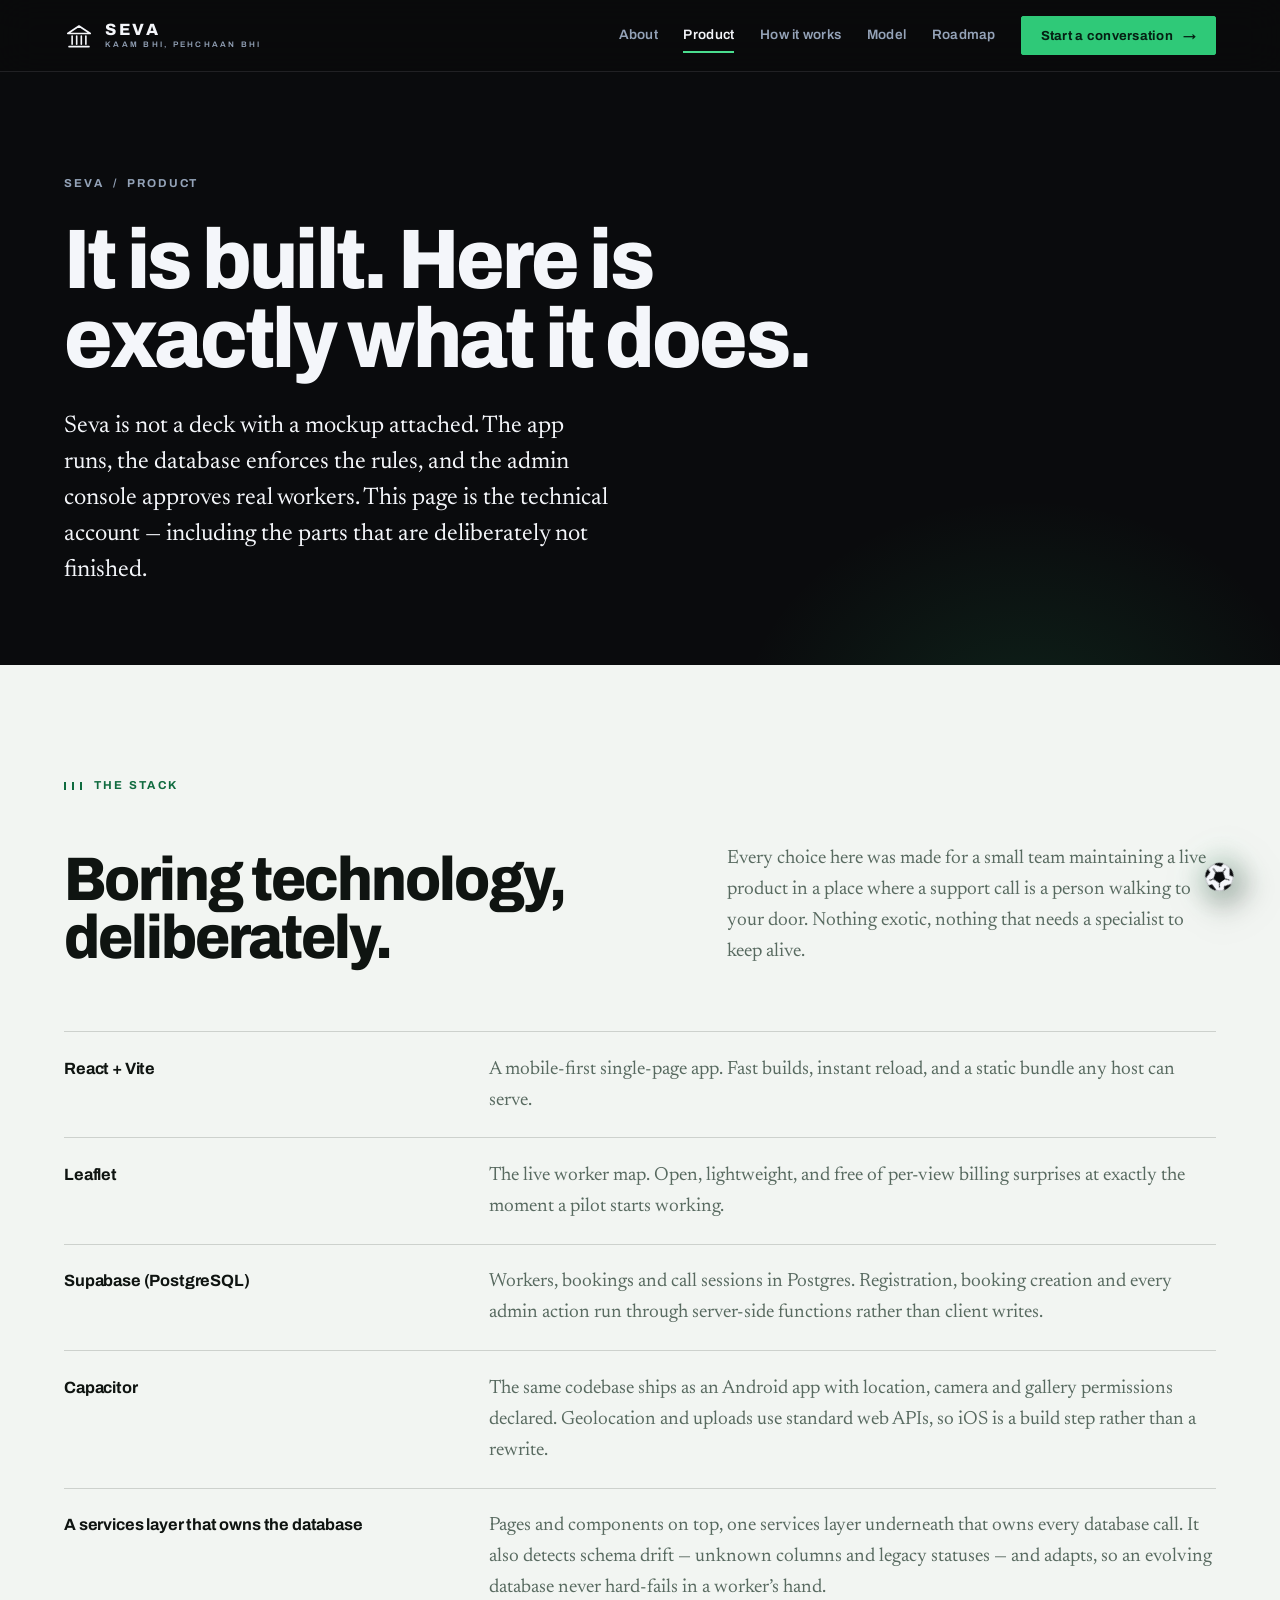
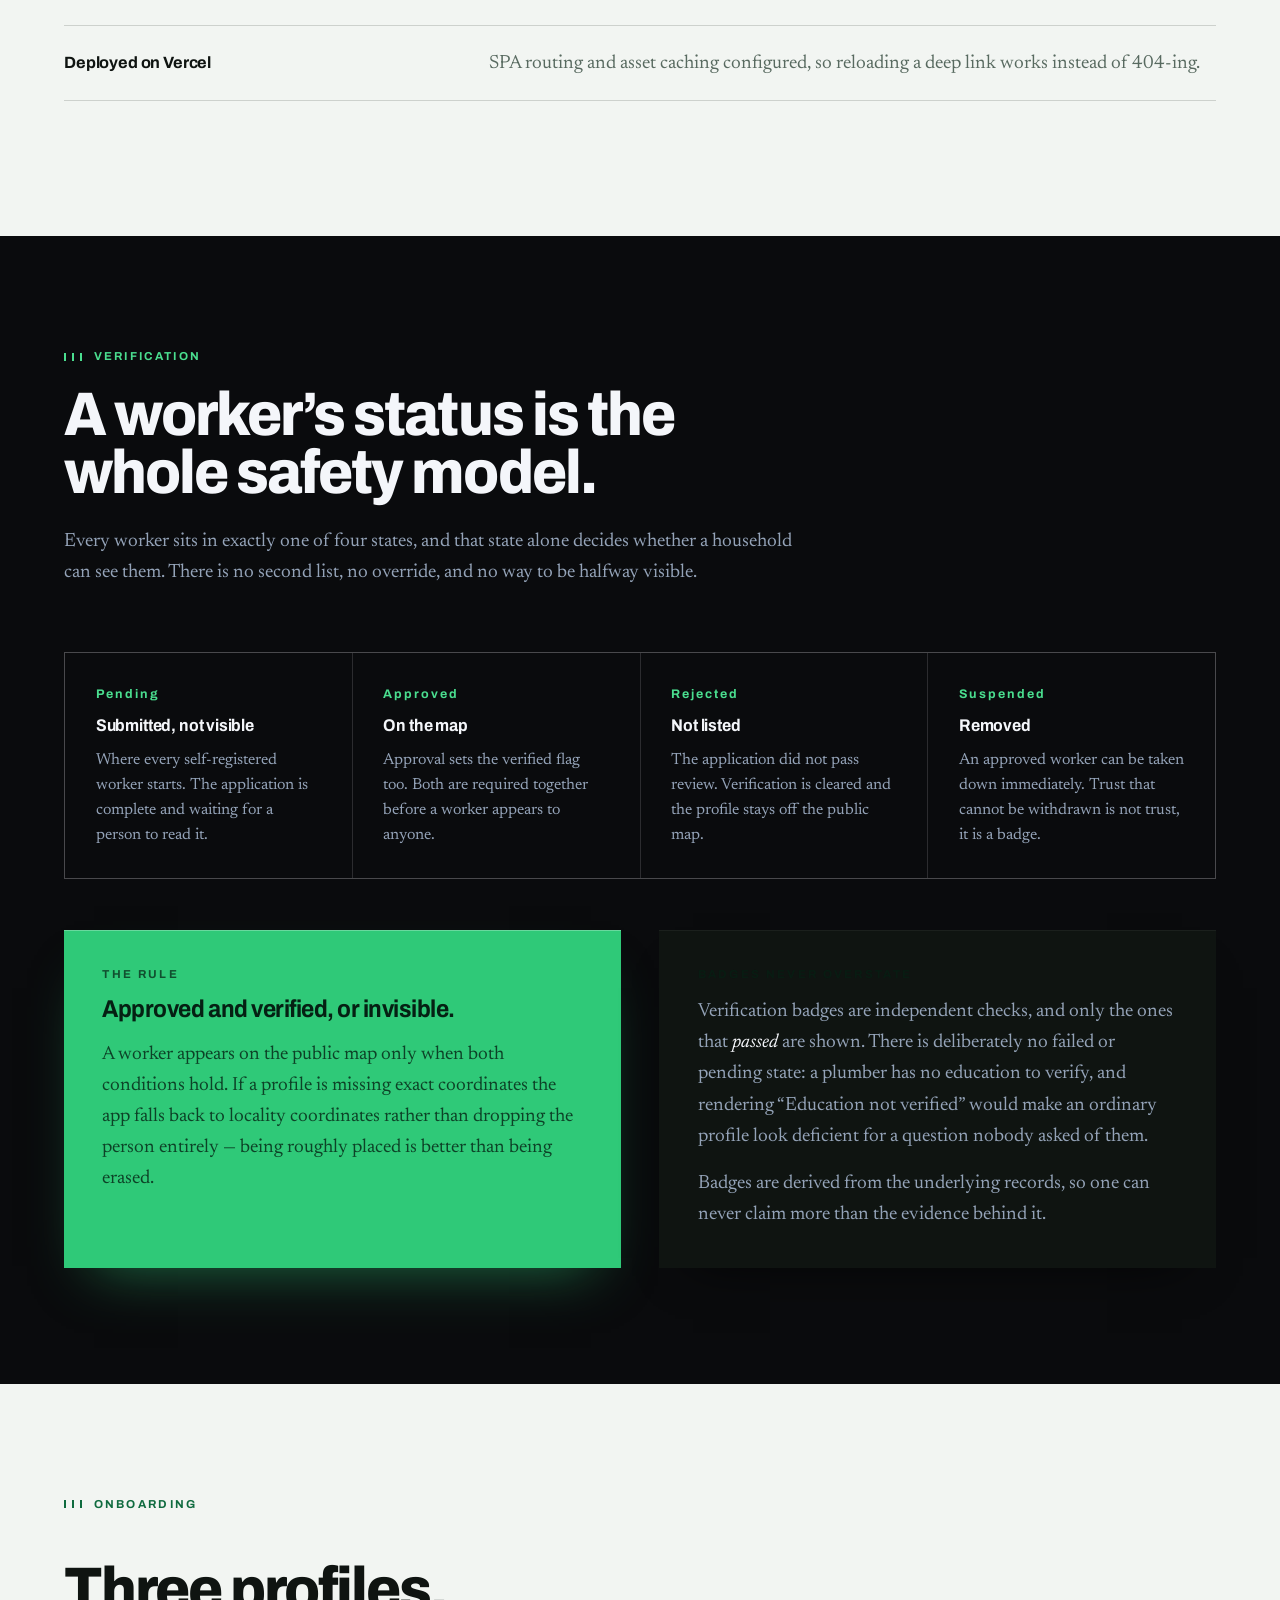
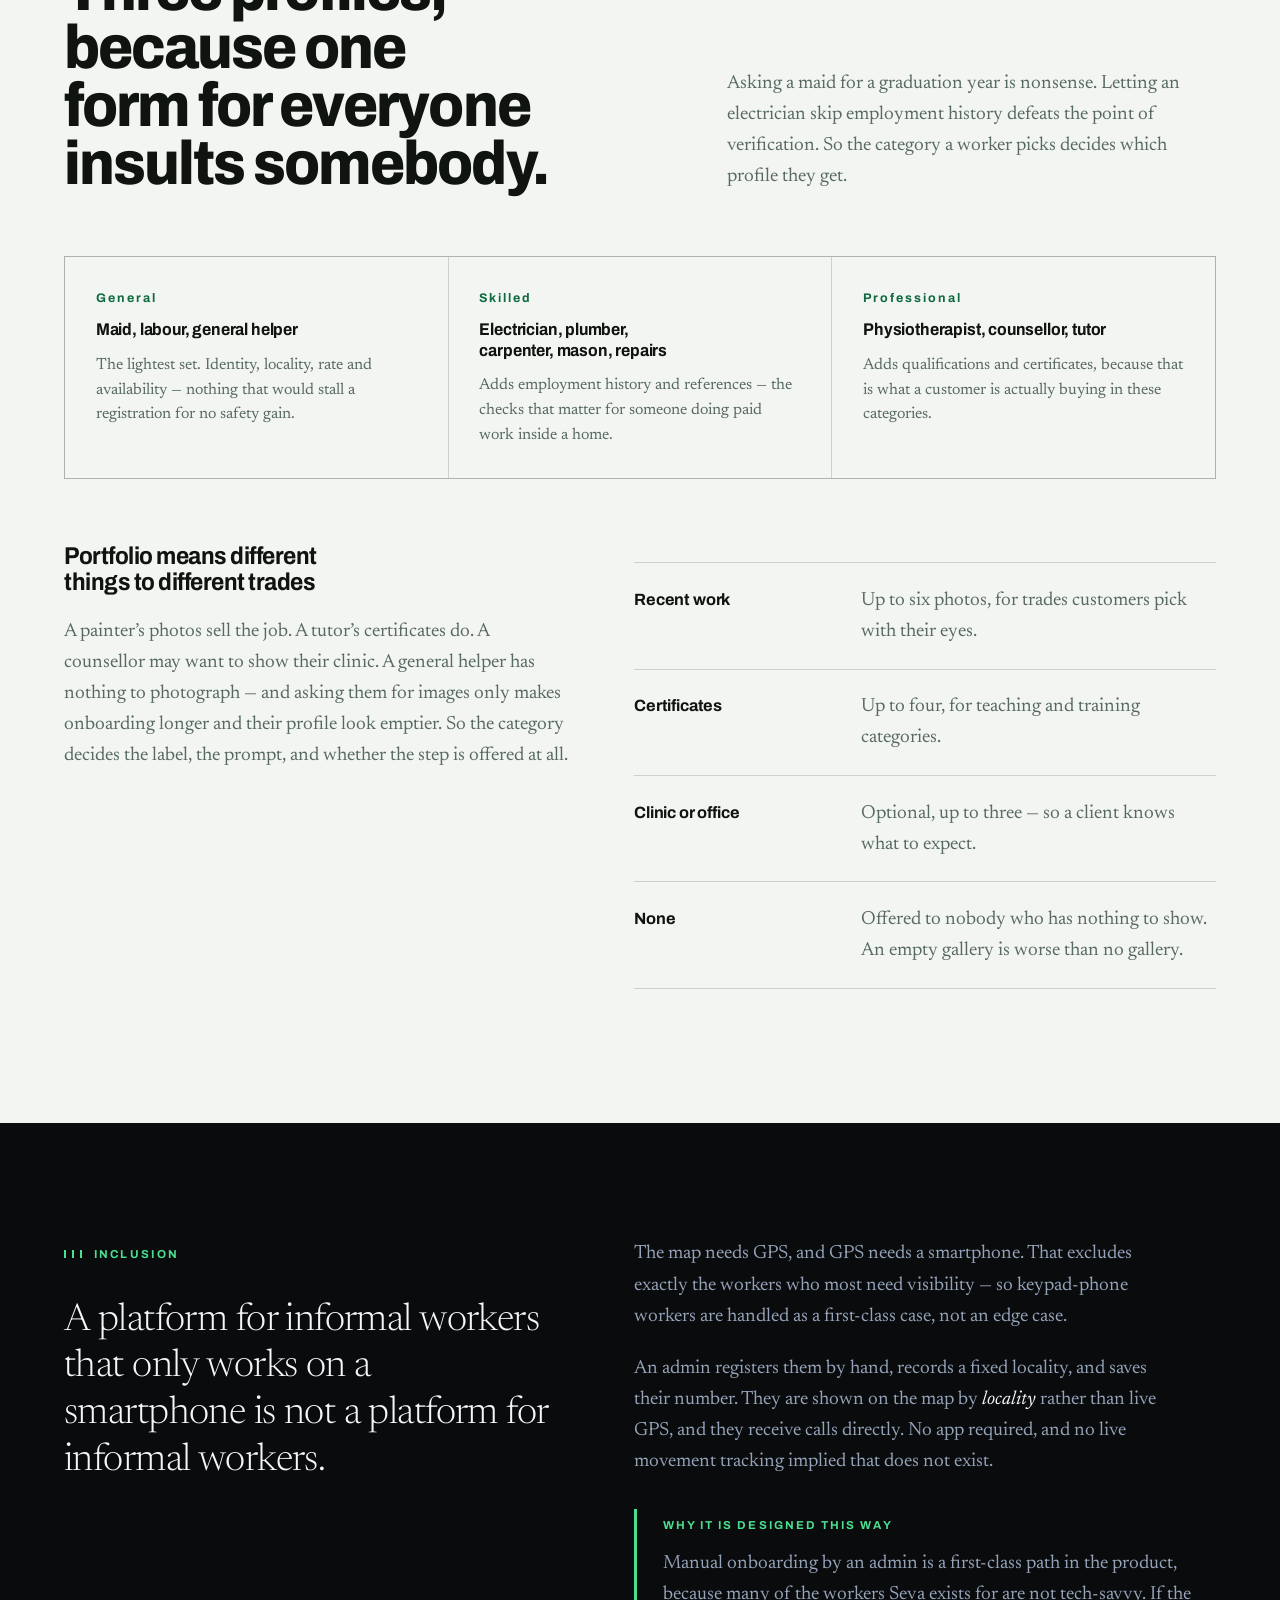
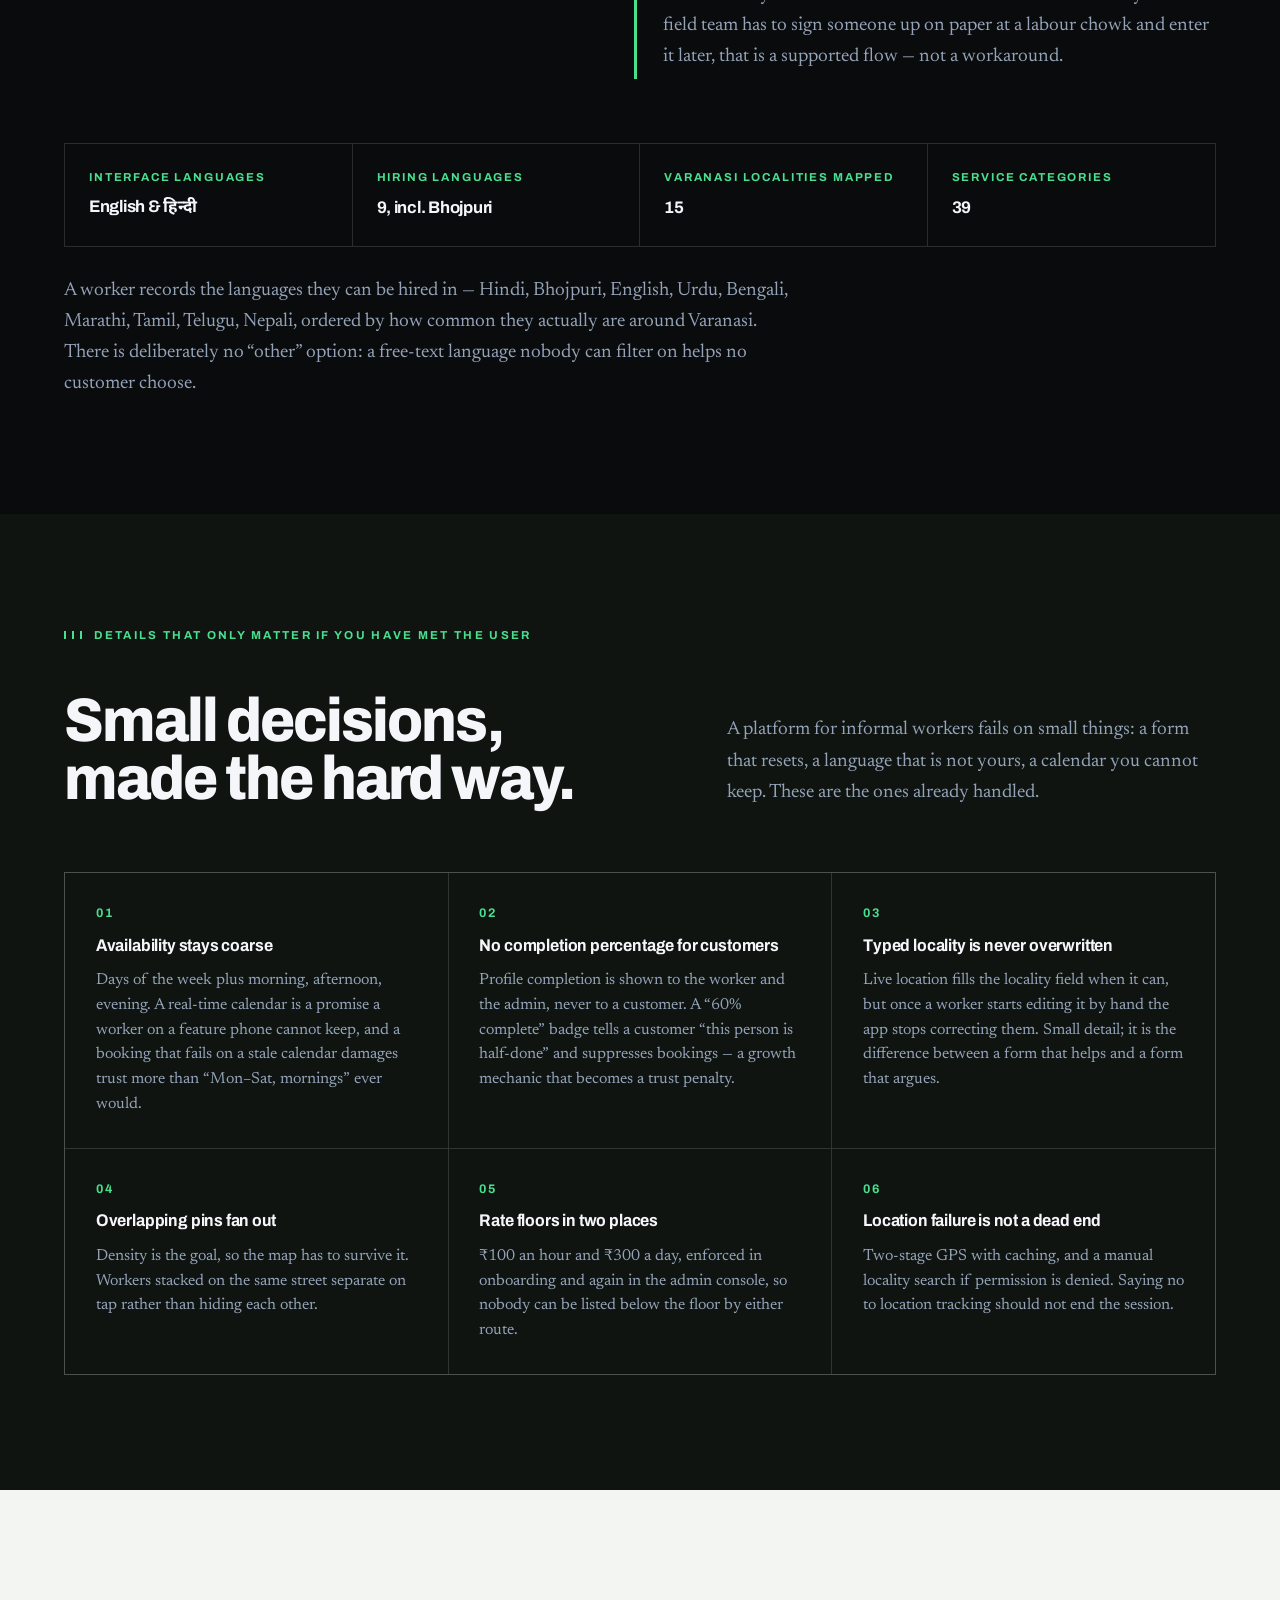
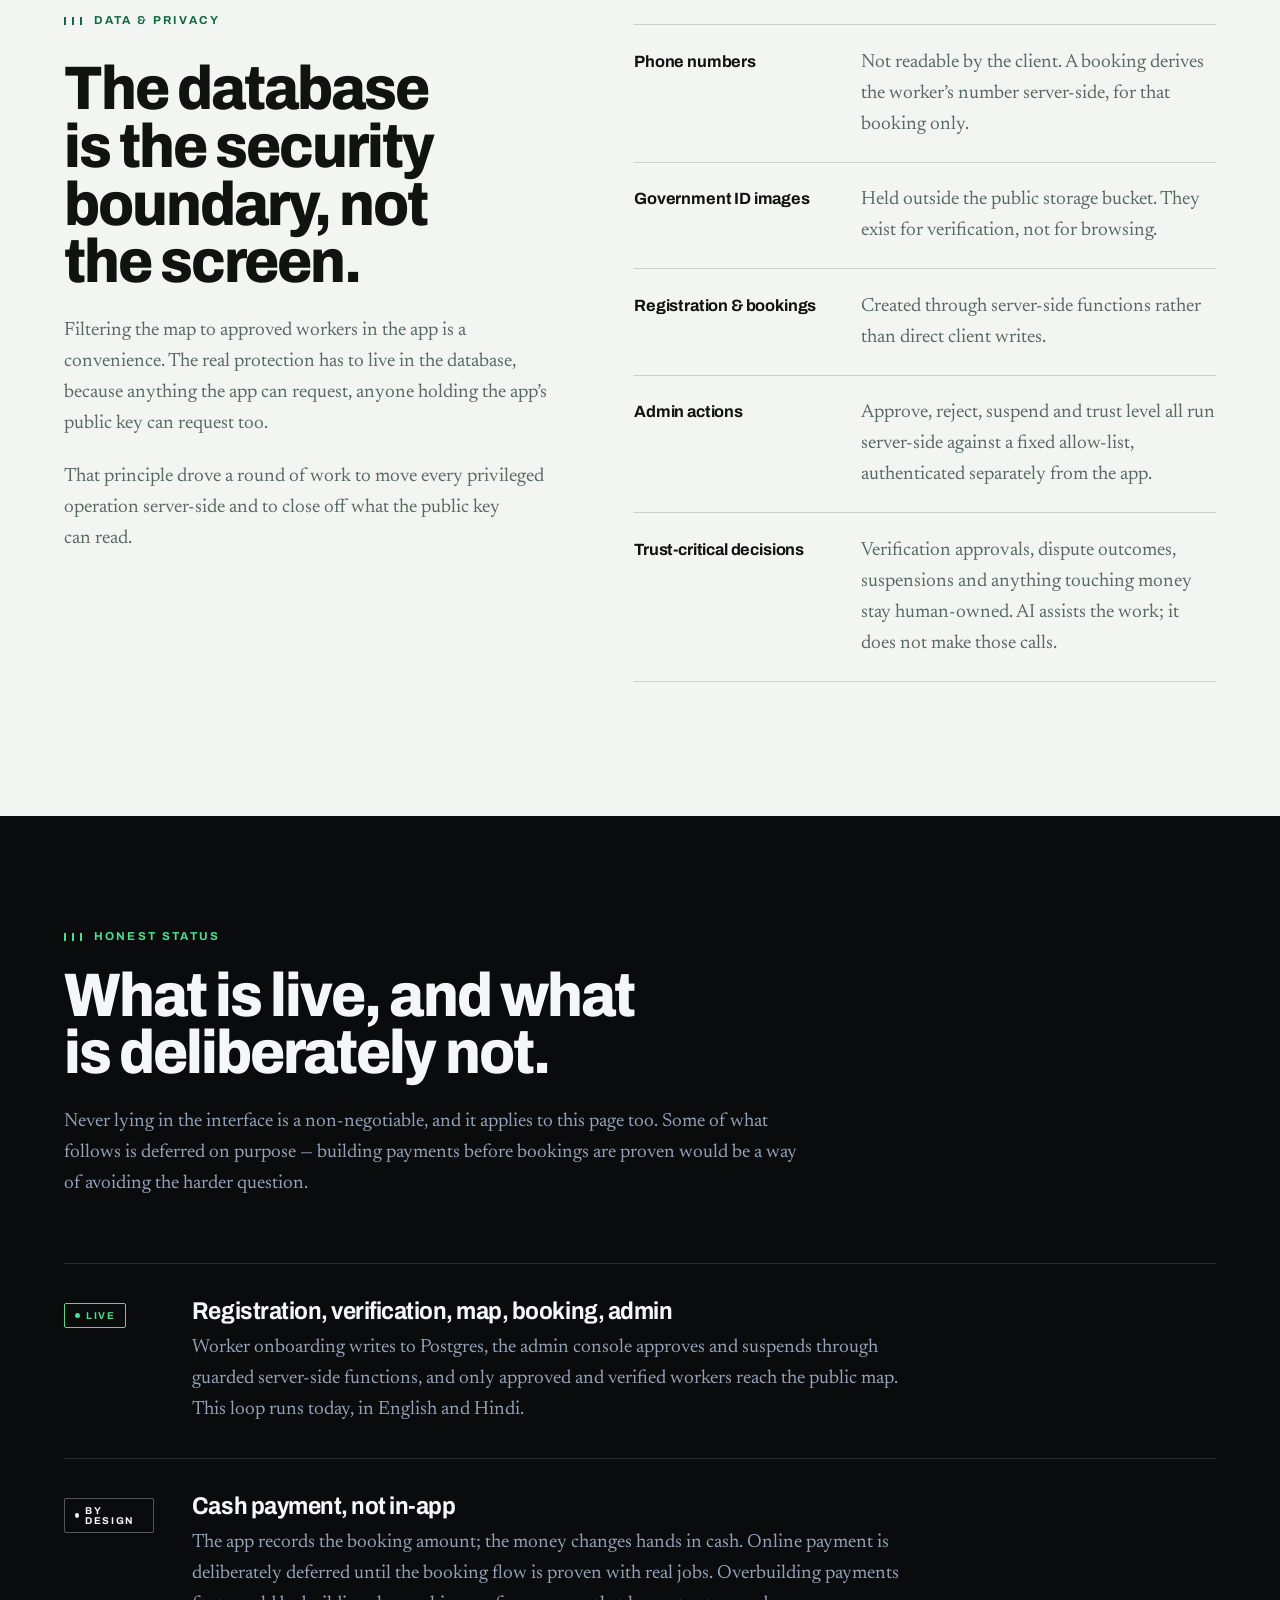
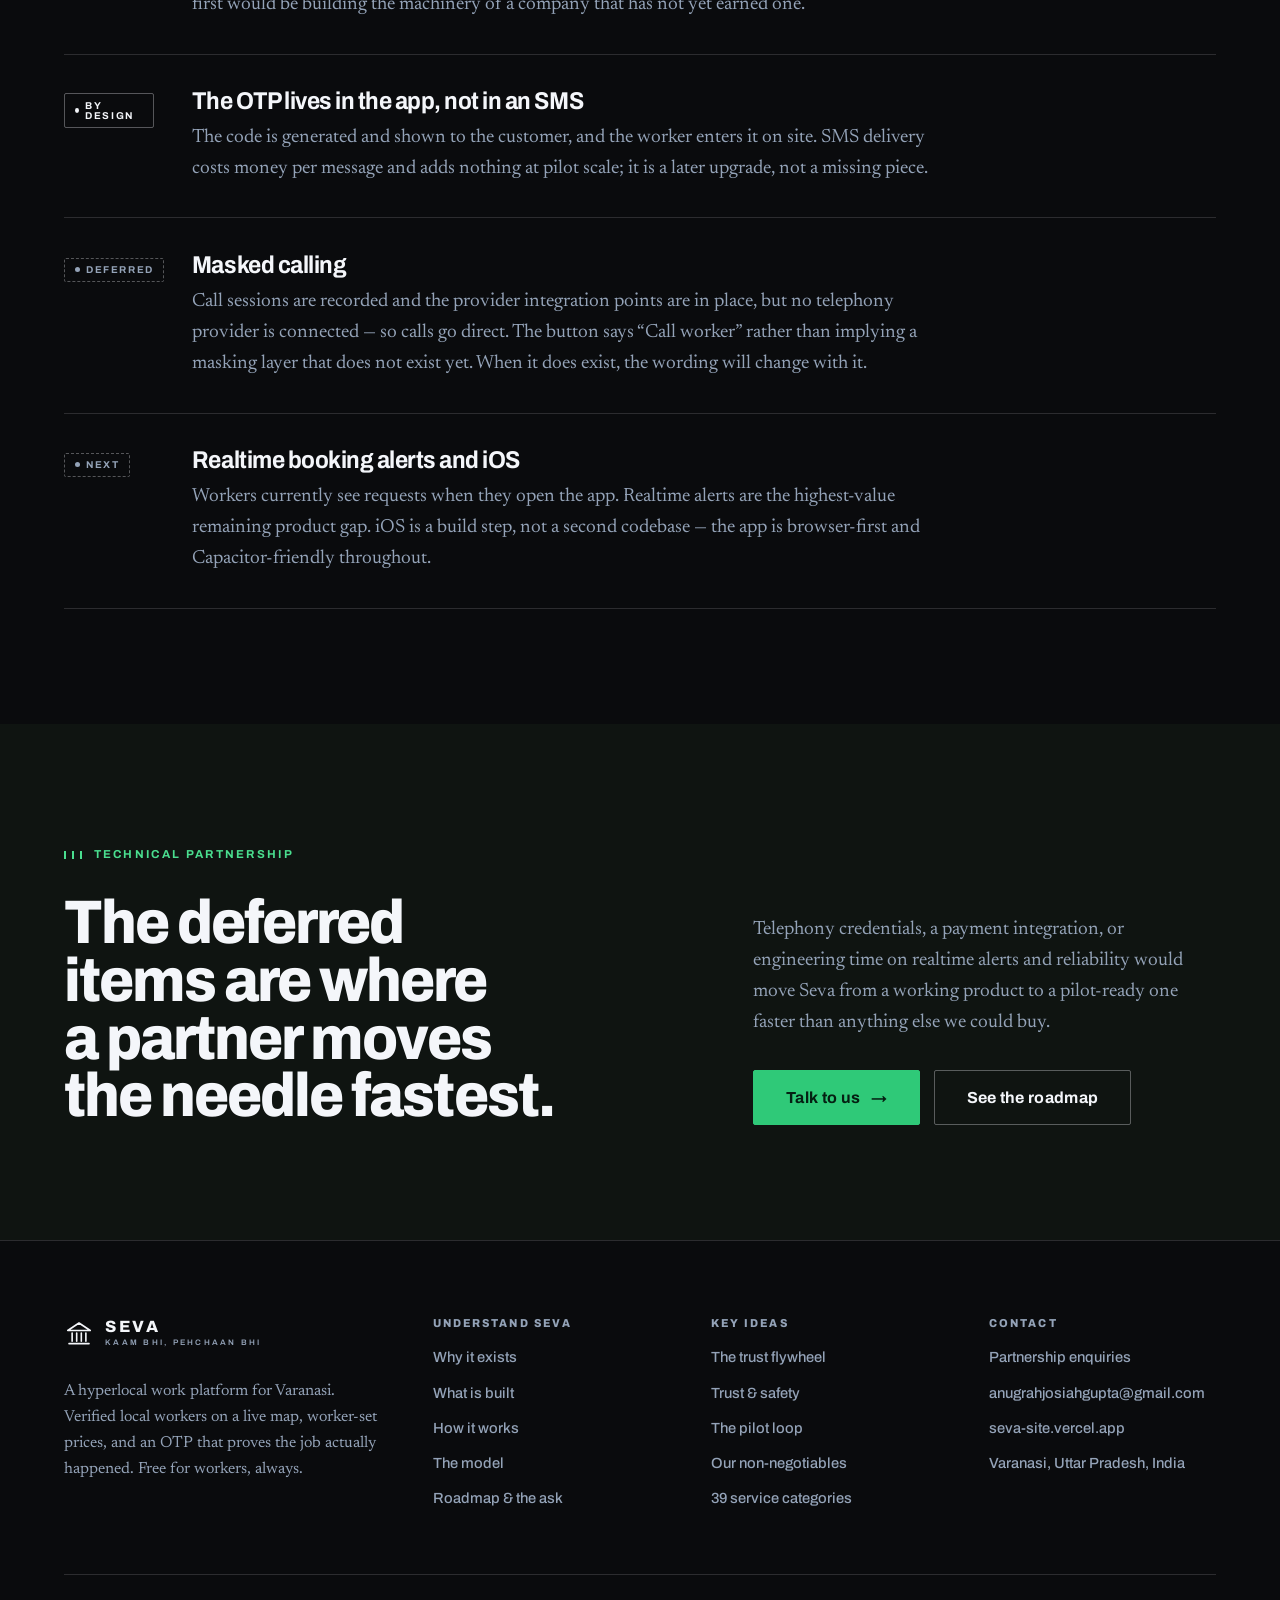
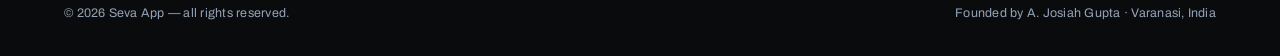
<file: product.html>
<!DOCTYPE html>
<html lang="en">
<head>
<meta charset="UTF-8">
<meta name="viewport" content="width=device-width, initial-scale=1">
<title>Product — Seva App</title>
<meta name="description" content="What is actually built: React and Vite on Capacitor, a Leaflet live map, Supabase with server-side functions, per-category onboarding, bilingual screens, OTP-confirmed jobs — and an honest account of what is deferred.">
<meta name="theme-color" content="#0a0b0d">
<link rel="canonical" href="https://seva-site.vercel.app/product.html">
<meta property="og:type" content="article">
<meta property="og:site_name" content="Seva App">
<meta property="og:url" content="https://seva-site.vercel.app/product.html">
<meta property="og:title" content="Product — Seva App">
<meta property="og:description" content="What is actually built: React and Vite on Capacitor, a Leaflet live map, Supabase with server-side functions, per-category onboarding, bilingual screens, OTP-confirmed jobs — and an honest account of what is deferred.">
<meta property="og:image" content="https://seva-site.vercel.app/assets/seva-banner.png">
<meta name="twitter:card" content="summary_large_image">
<meta name="twitter:title" content="Product — Seva App">
<meta name="twitter:description" content="What is actually built: React and Vite on Capacitor, a Leaflet live map, Supabase with server-side functions, per-category onboarding, bilingual screens, OTP-confirmed jobs — and an honest account of what is deferred.">
<meta name="twitter:image" content="https://seva-site.vercel.app/assets/seva-banner.png">
<link rel="icon" type="image/svg+xml" href="assets/favicon.svg">
<link rel="icon" type="image/png" sizes="512x512" href="assets/icon-512.png">
<link rel="apple-touch-icon" href="assets/apple-touch-icon.png">
<link rel="preconnect" href="https://fonts.googleapis.com">
<link rel="preconnect" href="https://fonts.gstatic.com" crossorigin>
<link href="https://fonts.googleapis.com/css2?family=Archivo:wdth,wght@62..125,400..900&family=Newsreader:ital,opsz,wght@0,6..72,300..600;1,6..72,300..500&family=Noto+Sans+Devanagari:wght@400;600&display=swap" rel="stylesheet">
<link rel="stylesheet" href="style.css?v=20260921a">
</head>
<body>
<a class="skip-link" href="#main">Skip to content</a>

<header class="site-head">
  <div class="head-inner">
    <a class="brand" href="index.html" aria-label="Seva App — home"><svg viewBox="0 0 48 48" fill="none" aria-hidden="true"><path d="M6 20 24 8l18 12z" stroke="currentColor" stroke-width="2.6" stroke-linejoin="round"/><path d="M13 24v13M20.3 24v13M27.7 24v13M35 24v13M8 41h32" stroke="currentColor" stroke-width="2.6" stroke-linecap="round"/></svg><span class="brand-text"><span class="brand-name">Seva</span><span class="brand-tag">Kaam bhi, pehchaan bhi</span></span></a>
    <button class="nav-toggle" id="navToggle" aria-label="Open menu" aria-expanded="false" aria-controls="nav">
      <span></span><span></span>
    </button>
    <nav class="nav" id="nav" aria-label="Primary">
      <a href="about.html">About</a>
      <a href="product.html" aria-current="page">Product</a>
      <a href="how-it-works.html">How it works</a>
      <a href="strategy.html">Model</a>
      <a href="traction.html">Roadmap</a>
      <a class="btn btn--accent head-cta" href="partner.html">Start a conversation <span class="arw" aria-hidden="true">&rarr;</span></a>
    </nav>
  </div>
</header>

<main id="main">

  <section class="band page-head">
    <div class="wrap">
      <div class="page-head__inner">
        <nav class="crumbs" aria-label="Breadcrumb"><a href="index.html">Seva</a> <span aria-hidden="true">/</span> <span>Product</span></nav>
        <h1>It is built. Here is exactly what it does.</h1>
        <p class="lead">Seva is not a deck with a mockup attached. The app runs, the database enforces the rules, and the admin console approves real workers. This page is the technical account &mdash; including the parts that are deliberately not finished.</p>
      </div>
    </div>
  </section>

  <section class="band band--bone" id="stack">
    <div class="wrap">
      <div class="section-head section-head--split reveal">
        <span class="eyebrow">The stack</span>
        <h2 class="h2">Boring technology, deliberately.</h2>
        <p class="body">Every choice here was made for a small team maintaining a live product in a place where a support call is a person walking to your door. Nothing exotic, nothing that needs a specialist to keep alive.</p>
      </div>

      <dl class="deflist reveal">
        <div>
          <dt>React + Vite</dt>
          <dd>A mobile-first single-page app. Fast builds, instant reload, and a static bundle any host can serve.</dd>
        </div>
        <div>
          <dt>Leaflet</dt>
          <dd>The live worker map. Open, lightweight, and free of per-view billing surprises at exactly the moment a pilot starts working.</dd>
        </div>
        <div>
          <dt>Supabase (PostgreSQL)</dt>
          <dd>Workers, bookings and call sessions in Postgres. Registration, booking creation and every admin action run through server-side functions rather than client writes.</dd>
        </div>
        <div>
          <dt>Capacitor</dt>
          <dd>The same codebase ships as an Android app with location, camera and gallery permissions declared. Geolocation and uploads use standard web APIs, so iOS is a build step rather than a rewrite.</dd>
        </div>
        <div>
          <dt>A services layer that owns the database</dt>
          <dd>Pages and components on top, one services layer underneath that owns every database call. It also detects schema drift &mdash; unknown columns and legacy statuses &mdash; and adapts, so an evolving database never hard-fails in a worker&rsquo;s hand.</dd>
        </div>
        <div>
          <dt>Deployed on Vercel</dt>
          <dd>SPA routing and asset caching configured, so reloading a deep link works instead of 404-ing.</dd>
        </div>
      </dl>
    </div>
  </section>

  <section class="band" id="verification">
    <div class="wrap">
      <div class="section-head reveal">
        <span class="eyebrow">Verification</span>
        <h2 class="h2">A worker&rsquo;s status is the whole safety model.</h2>
        <p class="body body--wide">Every worker sits in exactly one of four states, and that state alone decides whether a household can see them. There is no second list, no override, and no way to be halfway visible.</p>
      </div>

      <div class="mesh mesh--4 reveal">
        <article class="cell">
          <span class="cell__no">Pending</span>
          <h3 class="h4">Submitted, not visible</h3>
          <p>Where every self-registered worker starts. The application is complete and waiting for a person to read it.</p>
        </article>
        <article class="cell">
          <span class="cell__no">Approved</span>
          <h3 class="h4">On the map</h3>
          <p>Approval sets the verified flag too. Both are required together before a worker appears to anyone.</p>
        </article>
        <article class="cell">
          <span class="cell__no">Rejected</span>
          <h3 class="h4">Not listed</h3>
          <p>The application did not pass review. Verification is cleared and the profile stays off the public map.</p>
        </article>
        <article class="cell">
          <span class="cell__no">Suspended</span>
          <h3 class="h4">Removed</h3>
          <p>An approved worker can be taken down immediately. Trust that cannot be withdrawn is not trust, it is a badge.</p>
        </article>
      </div>

      <div class="grid cols-2" style="margin-top:clamp(2rem,4vw,3.5rem)">
        <div class="panel reveal">
          <span class="eyebrow eyebrow--plain">The rule</span>
          <h3 class="h3">Approved <em style="font-style:normal">and</em> verified, or invisible.</h3>
          <p>A worker appears on the public map only when both conditions hold. If a profile is missing exact coordinates the app falls back to locality coordinates rather than dropping the person entirely &mdash; being roughly placed is better than being erased.</p>
        </div>
        <div class="panel panel--quiet reveal">
          <span class="eyebrow eyebrow--plain">Badges never overstate</span>
          <p>Verification badges are independent checks, and only the ones that <em class="serif-em">passed</em> are shown. There is deliberately no failed or pending state: a plumber has no education to verify, and rendering &ldquo;Education not verified&rdquo; would make an ordinary profile look deficient for a question nobody asked of them.</p>
          <p>Badges are derived from the underlying records, so one can never claim more than the evidence behind it.</p>
        </div>
      </div>
    </div>
  </section>

  <section class="band band--bone" id="onboarding">
    <div class="wrap">
      <div class="section-head section-head--split reveal">
        <span class="eyebrow">Onboarding</span>
        <h2 class="h2">Three profiles, because one form for everyone insults somebody.</h2>
        <p class="body">Asking a maid for a graduation year is nonsense. Letting an electrician skip employment history defeats the point of verification. So the category a worker picks decides which profile they get.</p>
      </div>

      <div class="mesh mesh--3 reveal">
        <article class="cell">
          <span class="cell__no">General</span>
          <h3 class="h4">Maid, labour, general helper</h3>
          <p>The lightest set. Identity, locality, rate and availability &mdash; nothing that would stall a registration for no safety gain.</p>
        </article>
        <article class="cell">
          <span class="cell__no">Skilled</span>
          <h3 class="h4">Electrician, plumber, carpenter, mason, repairs</h3>
          <p>Adds employment history and references &mdash; the checks that matter for someone doing paid work inside a home.</p>
        </article>
        <article class="cell">
          <span class="cell__no">Professional</span>
          <h3 class="h4">Physiotherapist, counsellor, tutor</h3>
          <p>Adds qualifications and certificates, because that is what a customer is actually buying in these categories.</p>
        </article>
      </div>

      <div class="split" style="margin-top:clamp(2.5rem,5vw,4rem)">
        <div class="reveal">
          <h3 class="h3">Portfolio means different things to different trades</h3>
          <p class="body" style="margin-top:1.25rem">A painter&rsquo;s photos sell the job. A tutor&rsquo;s certificates do. A counsellor may want to show their clinic. A general helper has nothing to photograph &mdash; and asking them for images only makes onboarding longer and their profile look emptier. So the category decides the label, the prompt, and whether the step is offered at all.</p>
        </div>
        <div class="reveal">
          <dl class="deflist">
            <div><dt>Recent work</dt><dd>Up to six photos, for trades customers pick with their eyes.</dd></div>
            <div><dt>Certificates</dt><dd>Up to four, for teaching and training categories.</dd></div>
            <div><dt>Clinic or office</dt><dd>Optional, up to three &mdash; so a client knows what to expect.</dd></div>
            <div><dt>None</dt><dd>Offered to nobody who has nothing to show. An empty gallery is worse than no gallery.</dd></div>
          </dl>
        </div>
      </div>
    </div>
  </section>

  <section class="band" id="inclusion">
    <div class="wrap">
      <div class="split">
        <div class="reveal">
          <span class="eyebrow">Inclusion</span>
          <p class="pull" style="margin-top:1.75rem">A platform for informal workers that only works on a smartphone is not a platform for informal workers.</p>
        </div>
        <div class="reveal">
          <p class="body">The map needs GPS, and GPS needs a smartphone. That excludes exactly the workers who most need visibility &mdash; so keypad-phone workers are handled as a first-class case, not an edge case.</p>
          <p class="body">An admin registers them by hand, records a fixed locality, and saves their number. They are shown on the map by <em class="serif-em">locality</em> rather than live GPS, and they receive calls directly. No app required, and no live movement tracking implied that does not exist.</p>
          <div class="callout" style="margin-top:2rem">
            <span class="callout__label">Why it is designed this way</span>
            <p>Manual onboarding by an admin is a first-class path in the product, because many of the workers Seva exists for are not tech-savvy. If the field team has to sign someone up on paper at a labour chowk and enter it later, that is a supported flow &mdash; not a workaround.</p>
          </div>
        </div>
      </div>

      <dl class="facts reveal" style="margin-top:clamp(2.5rem,5vw,4rem)">
        <div><dt>Interface languages</dt><dd>English &amp; <span lang="hi" style="font-family:var(--f-deva)">हिन्दी</span></dd></div>
        <div><dt>Hiring languages</dt><dd>9, incl. Bhojpuri</dd></div>
        <div><dt>Varanasi localities mapped</dt><dd>15</dd></div>
        <div><dt>Service categories</dt><dd>39</dd></div>
      </dl>

      <p class="body body--wide reveal" style="margin-top:1.75rem">A worker records the languages they can be hired in &mdash; Hindi, Bhojpuri, English, Urdu, Bengali, Marathi, Tamil, Telugu, Nepali, ordered by how common they actually are around Varanasi. There is deliberately no &ldquo;other&rdquo; option: a free-text language nobody can filter on helps no customer choose.</p>
    </div>
  </section>

  <section class="band band--ink-2" id="details">
    <div class="wrap">
      <div class="section-head section-head--split reveal">
        <span class="eyebrow">Details that only matter if you have met the user</span>
        <h2 class="h2">Small decisions, made the hard way.</h2>
        <p class="body">A platform for informal workers fails on small things: a form that resets, a language that is not yours, a calendar you cannot keep. These are the ones already handled.</p>
      </div>

      <div class="mesh mesh--3 reveal">
        <article class="cell">
          <span class="cell__no">01</span>
          <h3 class="h4">Availability stays coarse</h3>
          <p>Days of the week plus morning, afternoon, evening. A real-time calendar is a promise a worker on a feature phone cannot keep, and a booking that fails on a stale calendar damages trust more than &ldquo;Mon&ndash;Sat, mornings&rdquo; ever would.</p>
        </article>
        <article class="cell">
          <span class="cell__no">02</span>
          <h3 class="h4">No completion percentage for customers</h3>
          <p>Profile completion is shown to the worker and the admin, never to a customer. A &ldquo;60% complete&rdquo; badge tells a customer &ldquo;this person is half-done&rdquo; and suppresses bookings &mdash; a growth mechanic that becomes a trust penalty.</p>
        </article>
        <article class="cell">
          <span class="cell__no">03</span>
          <h3 class="h4">Typed locality is never overwritten</h3>
          <p>Live location fills the locality field when it can, but once a worker starts editing it by hand the app stops correcting them. Small detail; it is the difference between a form that helps and a form that argues.</p>
        </article>
        <article class="cell">
          <span class="cell__no">04</span>
          <h3 class="h4">Overlapping pins fan out</h3>
          <p>Density is the goal, so the map has to survive it. Workers stacked on the same street separate on tap rather than hiding each other.</p>
        </article>
        <article class="cell">
          <span class="cell__no">05</span>
          <h3 class="h4">Rate floors in two places</h3>
          <p>&#8377;100 an hour and &#8377;300 a day, enforced in onboarding and again in the admin console, so nobody can be listed below the floor by either route.</p>
        </article>
        <article class="cell">
          <span class="cell__no">06</span>
          <h3 class="h4">Location failure is not a dead end</h3>
          <p>Two-stage GPS with caching, and a manual locality search if permission is denied. Saying no to location tracking should not end the session.</p>
        </article>
      </div>
    </div>
  </section>

  <section class="band band--bone" id="security">
    <div class="wrap">
      <div class="split">
        <div class="reveal">
          <span class="eyebrow">Data &amp; privacy</span>
          <h2 class="h2" style="margin-top:1.5rem">The database is the security boundary, not the screen.</h2>
          <p class="body" style="margin-top:1.5rem">Filtering the map to approved workers in the app is a convenience. The real protection has to live in the database, because anything the app can request, anyone holding the app&rsquo;s public key can request too.</p>
          <p class="body">That principle drove a round of work to move every privileged operation server-side and to close off what the public key can read.</p>
        </div>
        <div class="reveal">
          <dl class="deflist">
            <div><dt>Phone numbers</dt><dd>Not readable by the client. A booking derives the worker&rsquo;s number server-side, for that booking only.</dd></div>
            <div><dt>Government ID images</dt><dd>Held outside the public storage bucket. They exist for verification, not for browsing.</dd></div>
            <div><dt>Registration &amp; bookings</dt><dd>Created through server-side functions rather than direct client writes.</dd></div>
            <div><dt>Admin actions</dt><dd>Approve, reject, suspend and trust level all run server-side against a fixed allow-list, authenticated separately from the app.</dd></div>
            <div><dt>Trust-critical decisions</dt><dd>Verification approvals, dispute outcomes, suspensions and anything touching money stay human-owned. AI assists the work; it does not make those calls.</dd></div>
          </dl>
        </div>
      </div>
    </div>
  </section>

  <section class="band" id="status">
    <div class="wrap">
      <div class="section-head reveal">
        <span class="eyebrow">Honest status</span>
        <h2 class="h2">What is live, and what is deliberately not.</h2>
        <p class="body body--wide">Never lying in the interface is a non-negotiable, and it applies to this page too. Some of what follows is deferred on purpose &mdash; building payments before bookings are proven would be a way of avoiding the harder question.</p>
      </div>

      <div class="rows reveal">
        <article class="rows__item">
          <span class="rows__no"><span class="tag tag--live">Live</span></span>
          <div class="rows__body">
            <h3 class="h3">Registration, verification, map, booking, admin</h3>
            <p>Worker onboarding writes to Postgres, the admin console approves and suspends through guarded server-side functions, and only approved and verified workers reach the public map. This loop runs today, in English and Hindi.</p>
          </div>
        </article>
        <article class="rows__item">
          <span class="rows__no"><span class="tag tag--progress">By design</span></span>
          <div class="rows__body">
            <h3 class="h3">Cash payment, not in-app</h3>
            <p>The app records the booking amount; the money changes hands in cash. Online payment is deliberately deferred until the booking flow is proven with real jobs. Overbuilding payments first would be building the machinery of a company that has not yet earned one.</p>
          </div>
        </article>
        <article class="rows__item">
          <span class="rows__no"><span class="tag tag--progress">By design</span></span>
          <div class="rows__body">
            <h3 class="h3">The OTP lives in the app, not in an SMS</h3>
            <p>The code is generated and shown to the customer, and the worker enters it on site. SMS delivery costs money per message and adds nothing at pilot scale; it is a later upgrade, not a missing piece.</p>
          </div>
        </article>
        <article class="rows__item">
          <span class="rows__no"><span class="tag tag--bet">Deferred</span></span>
          <div class="rows__body">
            <h3 class="h3">Masked calling</h3>
            <p>Call sessions are recorded and the provider integration points are in place, but no telephony provider is connected &mdash; so calls go direct. The button says &ldquo;Call worker&rdquo; rather than implying a masking layer that does not exist yet. When it does exist, the wording will change with it.</p>
          </div>
        </article>
        <article class="rows__item">
          <span class="rows__no"><span class="tag tag--bet">Next</span></span>
          <div class="rows__body">
            <h3 class="h3">Realtime booking alerts and iOS</h3>
            <p>Workers currently see requests when they open the app. Realtime alerts are the highest-value remaining product gap. iOS is a build step, not a second codebase &mdash; the app is browser-first and Capacitor-friendly throughout.</p>
          </div>
        </article>
      </div>
    </div>
  </section>

  <section class="band band--ink-2 cta">
    <div class="wrap">
      <div class="cta__inner reveal">
        <div>
          <span class="eyebrow">Technical partnership</span>
          <h2 class="h2" style="margin-top:1.5rem">The deferred items are where a partner moves the needle fastest.</h2>
        </div>
        <div>
          <p class="body">Telephony credentials, a payment integration, or engineering time on realtime alerts and reliability would move Seva from a working product to a pilot-ready one faster than anything else we could buy.</p>
          <div class="btn-row" style="margin-top:2rem">
            <a class="btn btn--accent btn--lg" href="partner.html">Talk to us <span class="arw" aria-hidden="true">&rarr;</span></a>
            <a class="btn btn--ghost btn--lg" href="traction.html">See the roadmap</a>
          </div>
        </div>
      </div>
    </div>
  </section>
</main>

<footer class="site-foot">
  <div class="wrap">
    <div class="foot-grid">
      <div class="foot-brand">
        <a class="brand" href="index.html" aria-label="Seva App — home"><svg viewBox="0 0 48 48" fill="none" aria-hidden="true"><path d="M6 20 24 8l18 12z" stroke="currentColor" stroke-width="2.6" stroke-linejoin="round"/><path d="M13 24v13M20.3 24v13M27.7 24v13M35 24v13M8 41h32" stroke="currentColor" stroke-width="2.6" stroke-linecap="round"/></svg><span class="brand-text"><span class="brand-name">Seva</span><span class="brand-tag">Kaam bhi, pehchaan bhi</span></span></a>
        <p>A hyperlocal work platform for Varanasi. Verified local workers on a live map, worker-set prices, and an OTP that proves the job actually happened. Free for workers, always.</p>
      </div>
      <div>
        <h4>Understand Seva</h4>
        <ul class="foot-list">
          <li><a href="about.html">Why it exists</a></li>
          <li><a href="product.html">What is built</a></li>
          <li><a href="how-it-works.html">How it works</a></li>
          <li><a href="strategy.html">The model</a></li>
          <li><a href="traction.html">Roadmap &amp; the ask</a></li>
        </ul>
      </div>
      <div>
        <h4>Key ideas</h4>
        <ul class="foot-list">
          <li><a href="how-it-works.html#flywheel">The trust flywheel</a></li>
          <li><a href="how-it-works.html#safety">Trust &amp; safety</a></li>
          <li><a href="strategy.html#pilot">The pilot loop</a></li>
          <li><a href="about.html#rules">Our non-negotiables</a></li>
          <li><a href="index.html#services">39 service categories</a></li>
        </ul>
      </div>
      <div>
        <h4>Contact</h4>
        <ul class="foot-list">
          <li><a href="partner.html">Partnership enquiries</a></li>
          <li><a href="mailto:anugrahjosiahgupta@gmail.com">anugrahjosiahgupta@gmail.com</a></li>
          <li><a href="https://seva-site.vercel.app/">seva-site.vercel.app</a></li>
          <li>Varanasi, Uttar Pradesh, India</li>
        </ul>
      </div>
    </div>
    <div class="foot-bar">
      <span>&copy; <span data-year>2026</span> Seva App &mdash; all rights reserved.</span>
      <span>Founded by A. Josiah Gupta &middot; Varanasi, India</span>
    </div>
  </div>
</footer>

<script src="script.js?v=20260921a"></script>
</body>
</html>
</file>
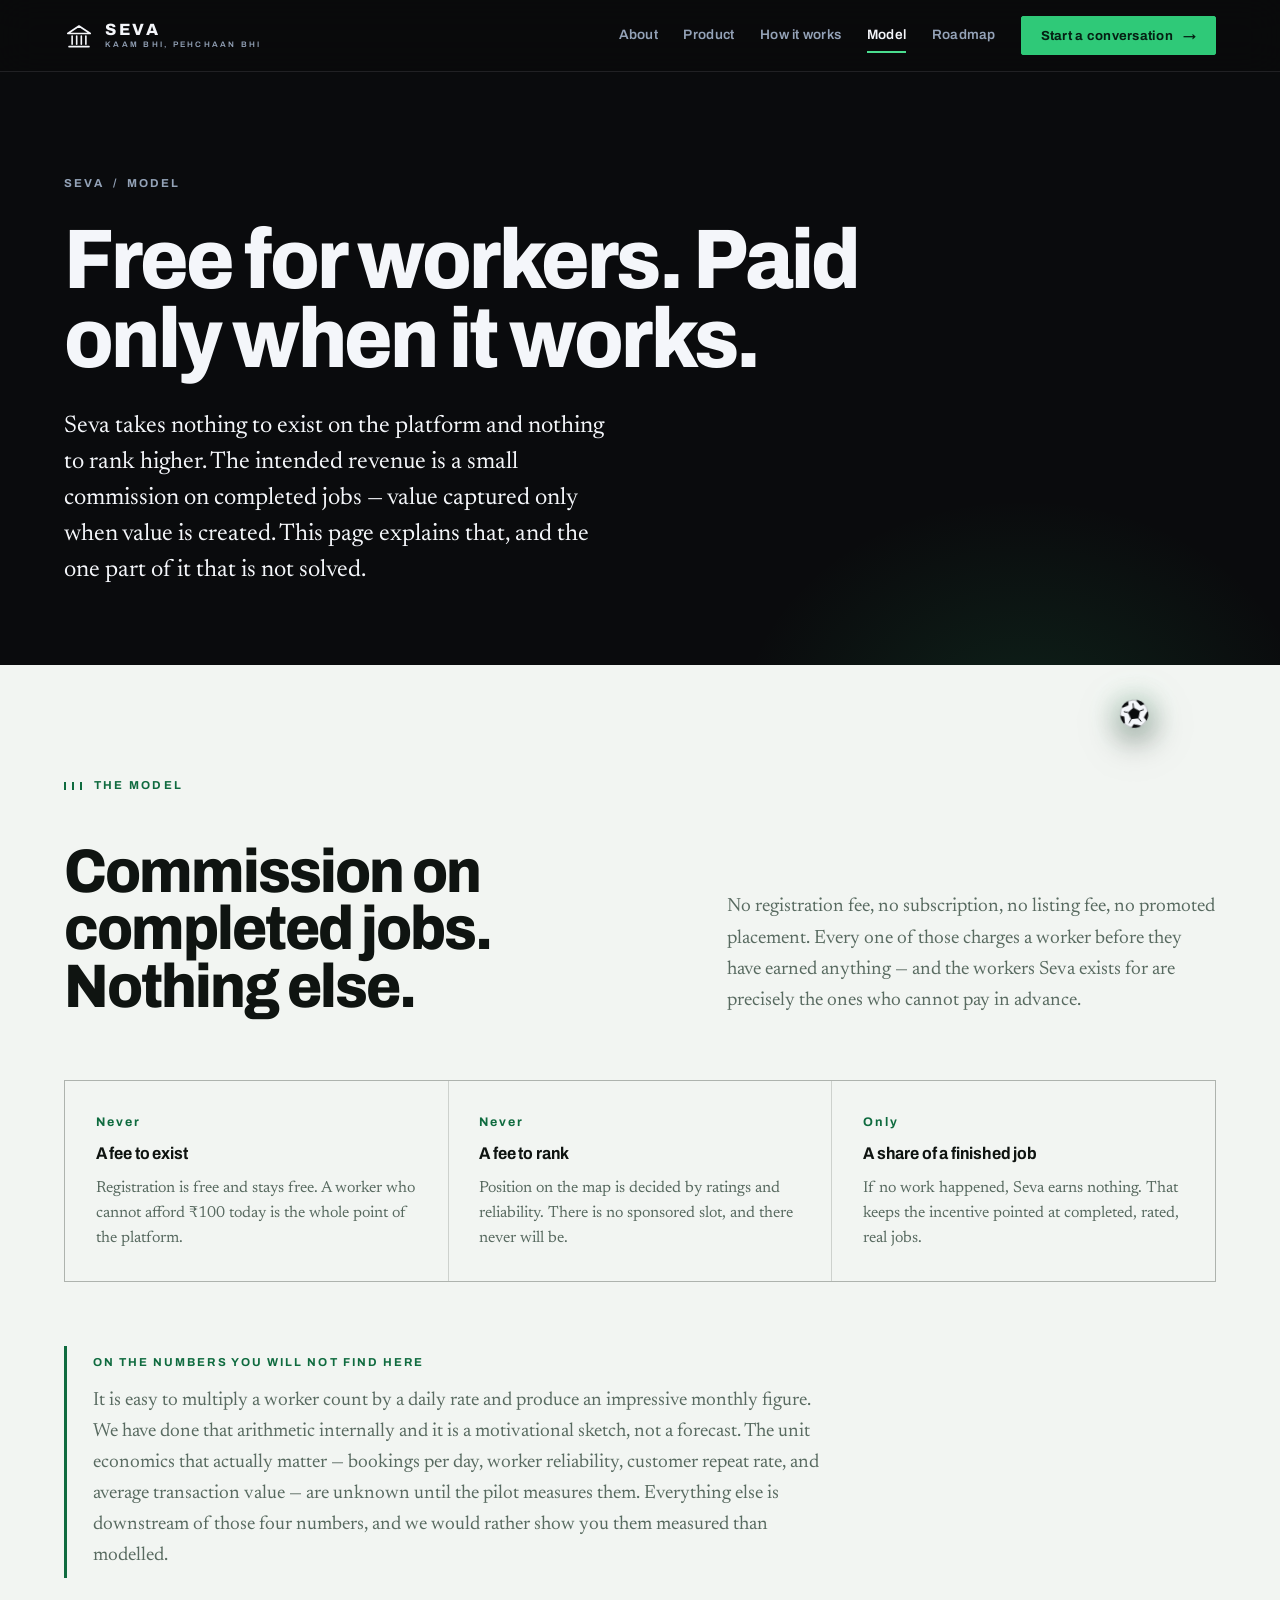
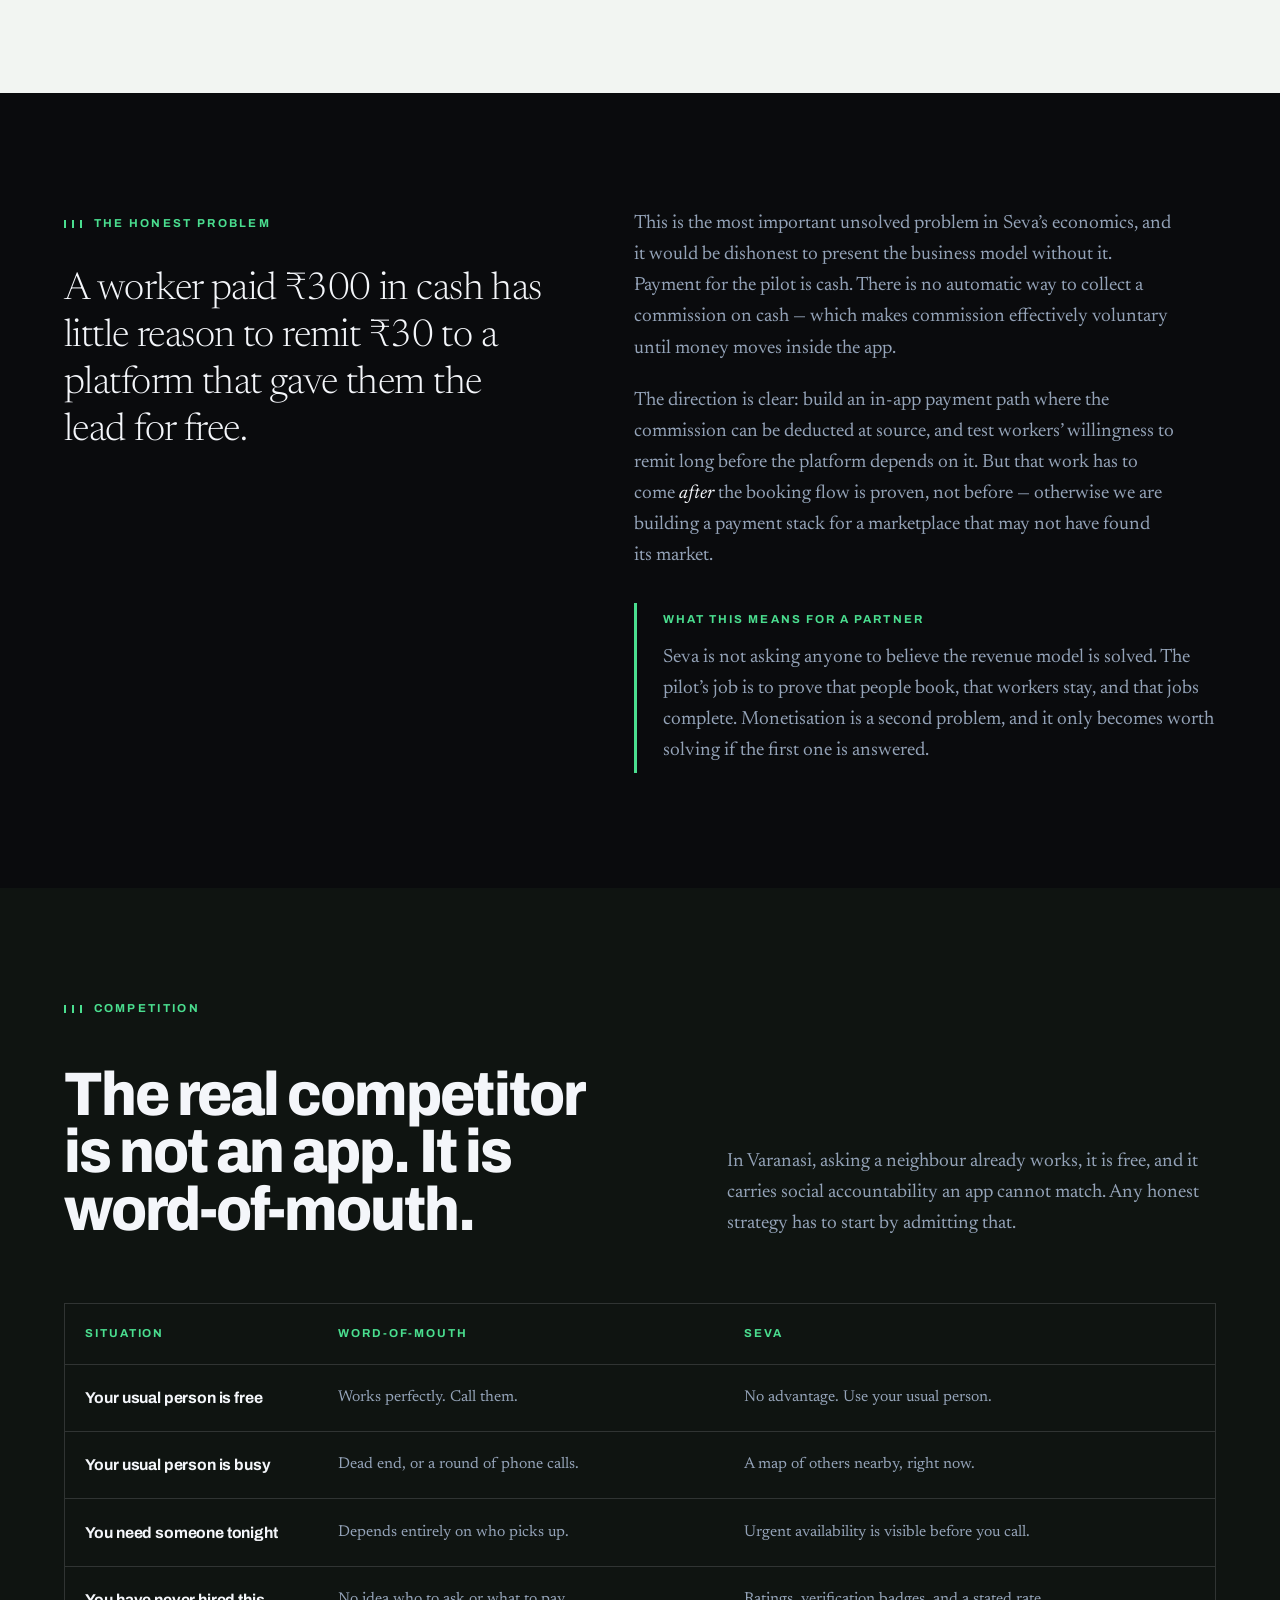
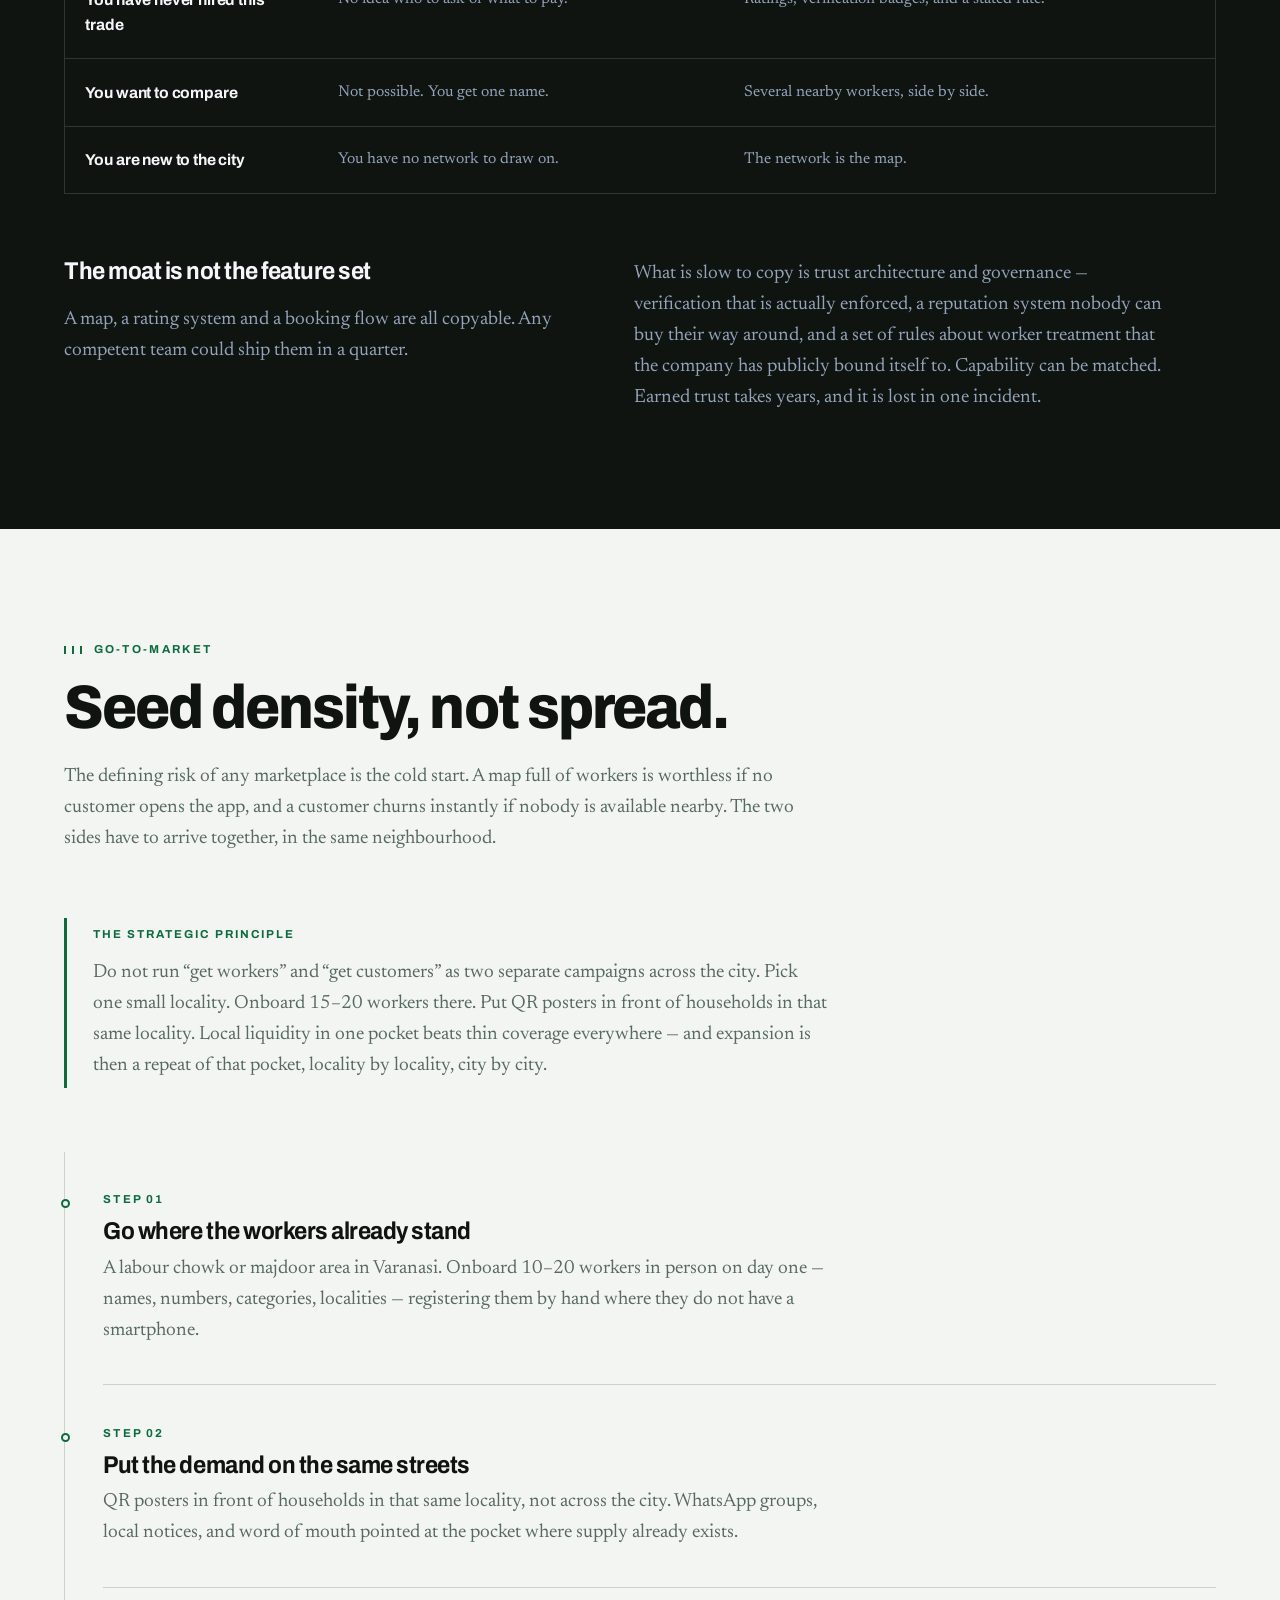
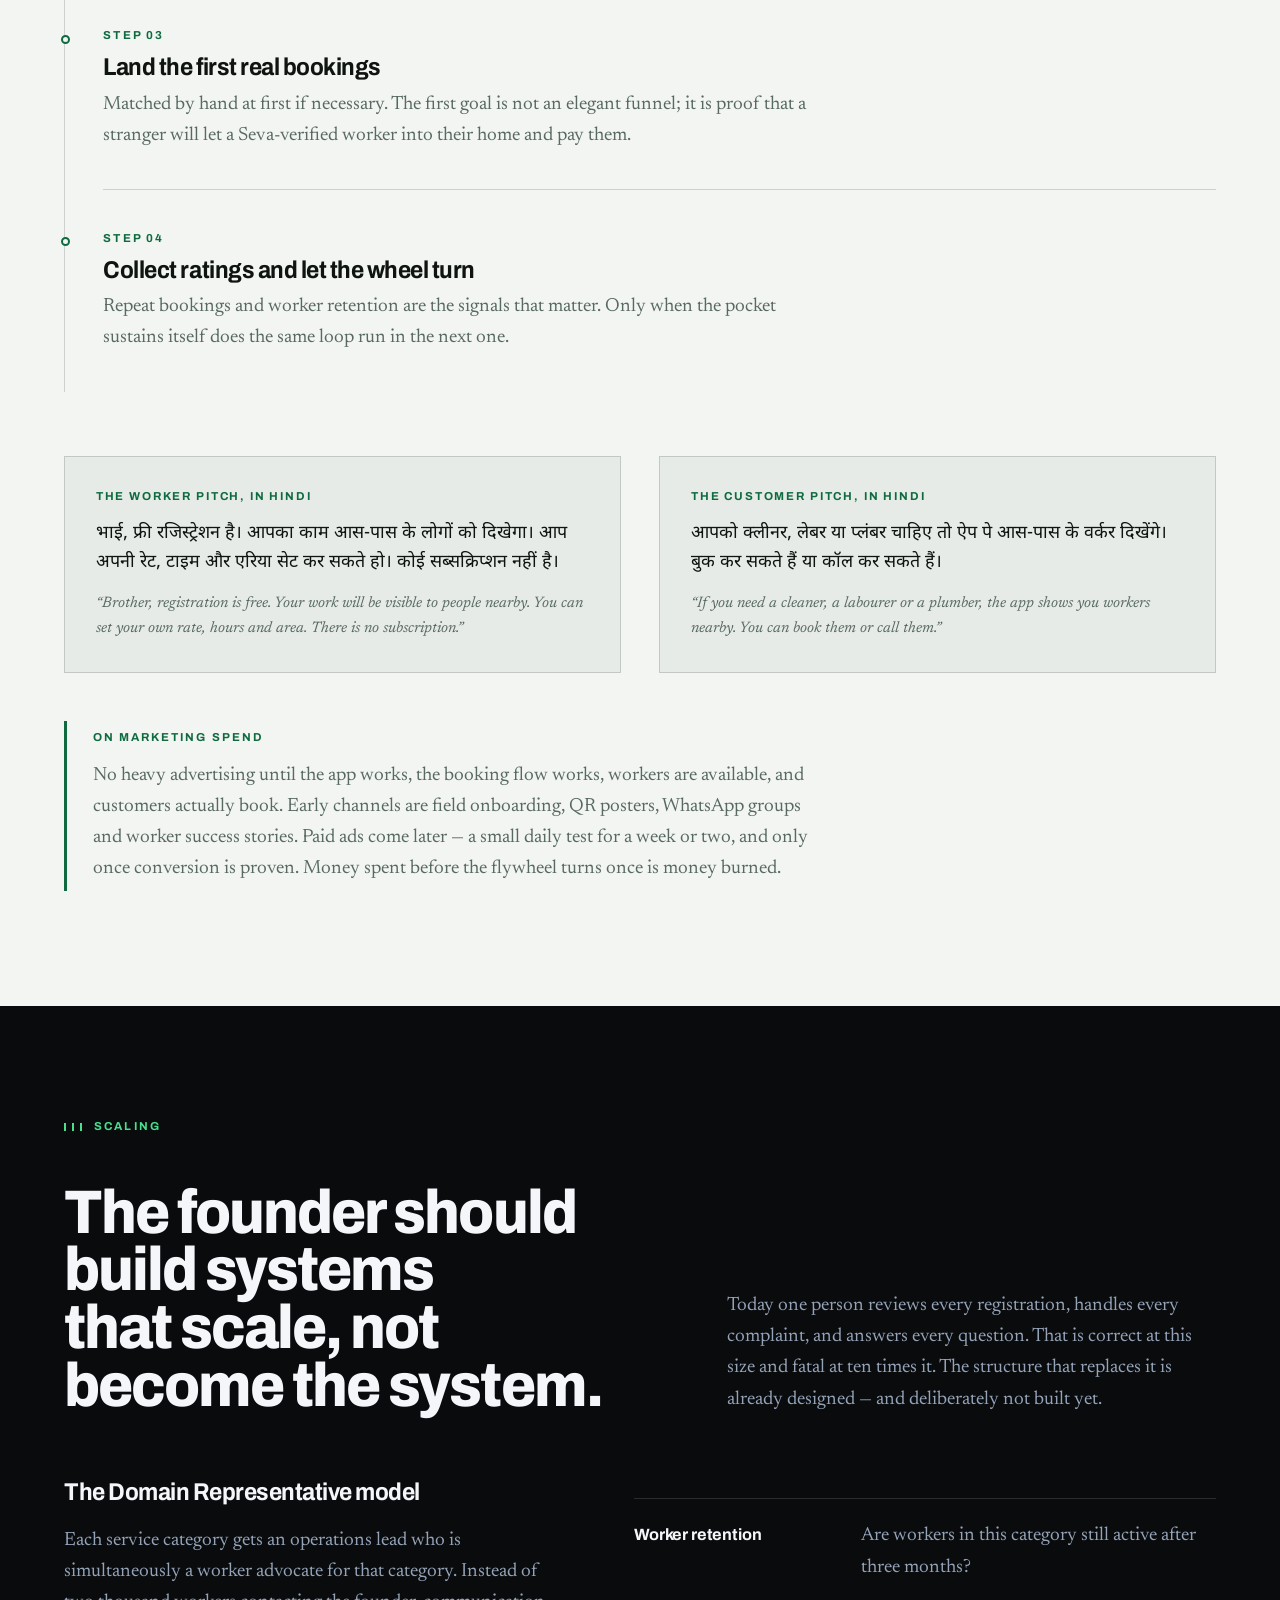
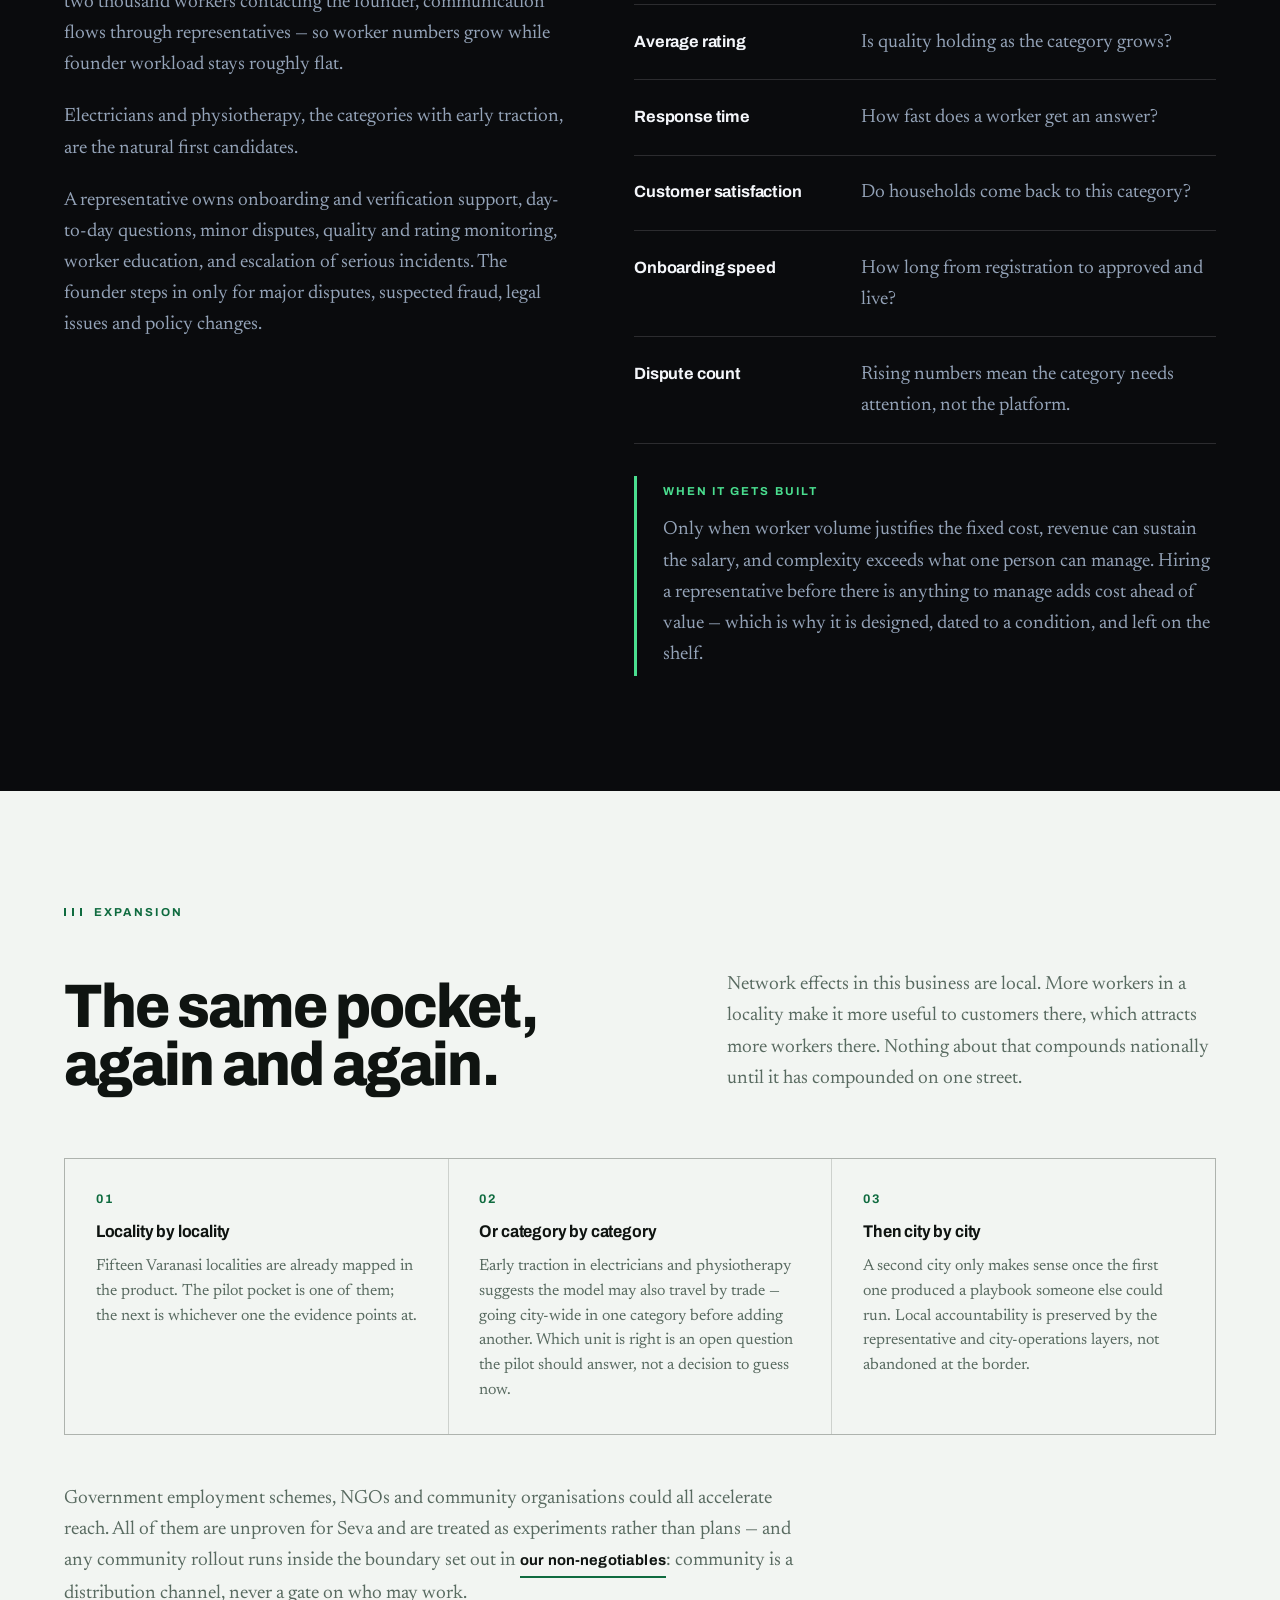
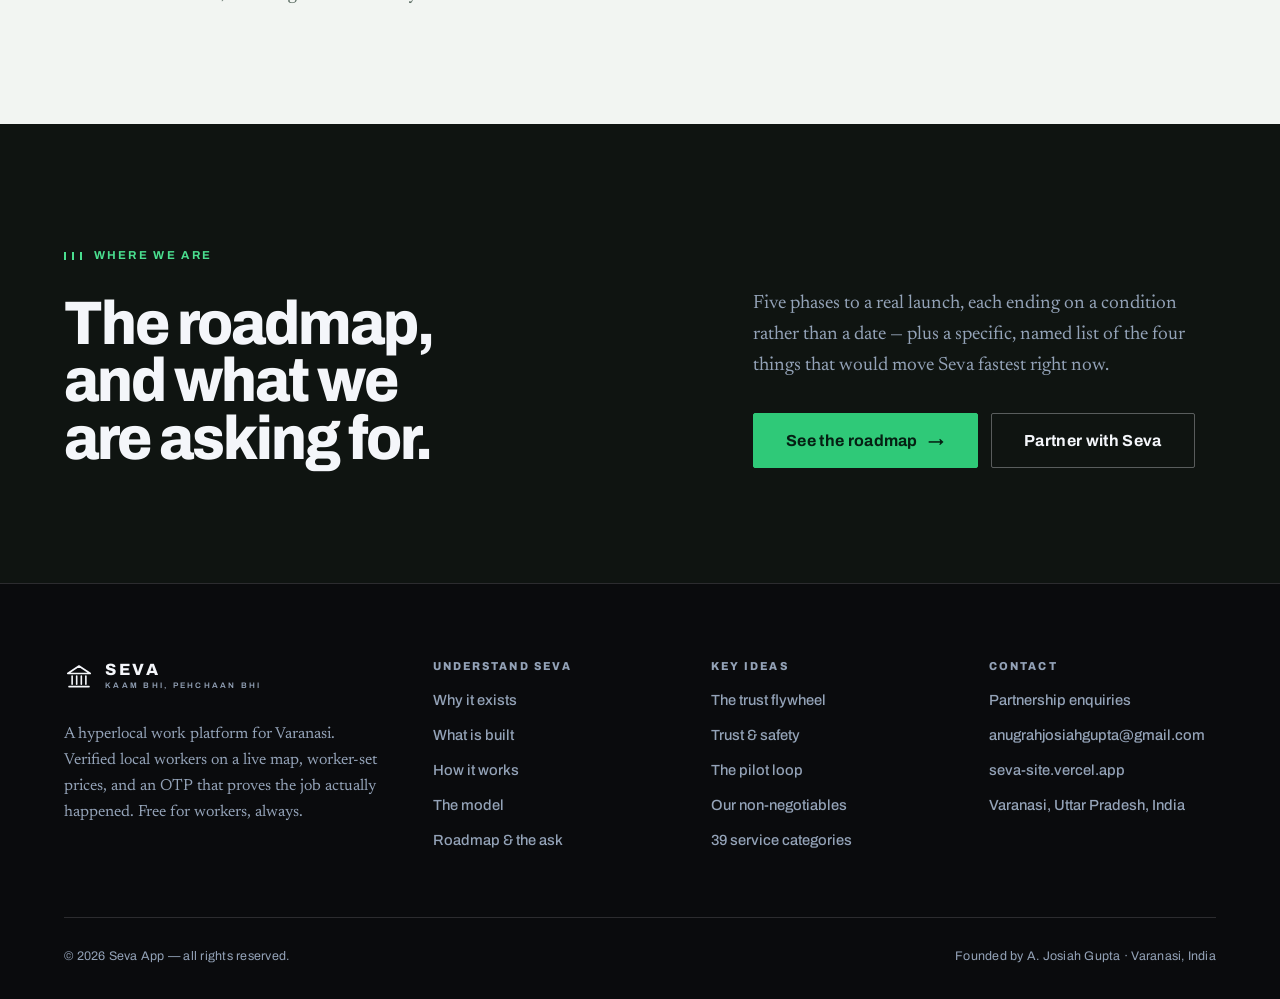
<file: strategy.html>
<!DOCTYPE html>
<html lang="en">
<head>
<meta charset="UTF-8">
<meta name="viewport" content="width=device-width, initial-scale=1">
<title>The model — Seva App</title>
<meta name="description" content="Free for workers, commission only on completed jobs, and an honest account of the cash-collection problem. Plus the pilot loop, the Domain Representative model, and why the real competitor is word-of-mouth.">
<meta name="theme-color" content="#0a0b0d">
<link rel="canonical" href="https://seva-site.vercel.app/strategy.html">
<meta property="og:type" content="article">
<meta property="og:site_name" content="Seva App">
<meta property="og:url" content="https://seva-site.vercel.app/strategy.html">
<meta property="og:title" content="The model — Seva App">
<meta property="og:description" content="Free for workers, commission only on completed jobs, and an honest account of the cash-collection problem. Plus the pilot loop, the Domain Representative model, and why the real competitor is word-of-mouth.">
<meta property="og:image" content="https://seva-site.vercel.app/assets/seva-banner.png">
<meta name="twitter:card" content="summary_large_image">
<meta name="twitter:title" content="The model — Seva App">
<meta name="twitter:description" content="Free for workers, commission only on completed jobs, and an honest account of the cash-collection problem. Plus the pilot loop, the Domain Representative model, and why the real competitor is word-of-mouth.">
<meta name="twitter:image" content="https://seva-site.vercel.app/assets/seva-banner.png">
<link rel="icon" type="image/svg+xml" href="assets/favicon.svg">
<link rel="icon" type="image/png" sizes="512x512" href="assets/icon-512.png">
<link rel="apple-touch-icon" href="assets/apple-touch-icon.png">
<link rel="preconnect" href="https://fonts.googleapis.com">
<link rel="preconnect" href="https://fonts.gstatic.com" crossorigin>
<link href="https://fonts.googleapis.com/css2?family=Archivo:wdth,wght@62..125,400..900&family=Newsreader:ital,opsz,wght@0,6..72,300..600;1,6..72,300..500&family=Noto+Sans+Devanagari:wght@400;600&display=swap" rel="stylesheet">
<link rel="stylesheet" href="style.css?v=20260921a">
</head>
<body>
<a class="skip-link" href="#main">Skip to content</a>

<header class="site-head">
  <div class="head-inner">
    <a class="brand" href="index.html" aria-label="Seva App — home"><svg viewBox="0 0 48 48" fill="none" aria-hidden="true"><path d="M6 20 24 8l18 12z" stroke="currentColor" stroke-width="2.6" stroke-linejoin="round"/><path d="M13 24v13M20.3 24v13M27.7 24v13M35 24v13M8 41h32" stroke="currentColor" stroke-width="2.6" stroke-linecap="round"/></svg><span class="brand-text"><span class="brand-name">Seva</span><span class="brand-tag">Kaam bhi, pehchaan bhi</span></span></a>
    <button class="nav-toggle" id="navToggle" aria-label="Open menu" aria-expanded="false" aria-controls="nav">
      <span></span><span></span>
    </button>
    <nav class="nav" id="nav" aria-label="Primary">
      <a href="about.html">About</a>
      <a href="product.html">Product</a>
      <a href="how-it-works.html">How it works</a>
      <a href="strategy.html" aria-current="page">Model</a>
      <a href="traction.html">Roadmap</a>
      <a class="btn btn--accent head-cta" href="partner.html">Start a conversation <span class="arw" aria-hidden="true">&rarr;</span></a>
    </nav>
  </div>
</header>

<main id="main">

  <section class="band page-head">
    <div class="wrap">
      <div class="page-head__inner">
        <nav class="crumbs" aria-label="Breadcrumb"><a href="index.html">Seva</a> <span aria-hidden="true">/</span> <span>Model</span></nav>
        <h1>Free for workers. Paid only when it works.</h1>
        <p class="lead">Seva takes nothing to exist on the platform and nothing to rank higher. The intended revenue is a small commission on completed jobs &mdash; value captured only when value is created. This page explains that, and the one part of it that is not solved.</p>
      </div>
    </div>
  </section>

  <section class="band band--bone" id="revenue">
    <div class="wrap">
      <div class="section-head section-head--split reveal">
        <span class="eyebrow">The model</span>
        <h2 class="h2">Commission on completed jobs. Nothing else.</h2>
        <p class="body">No registration fee, no subscription, no listing fee, no promoted placement. Every one of those charges a worker before they have earned anything &mdash; and the workers Seva exists for are precisely the ones who cannot pay in advance.</p>
      </div>

      <div class="mesh mesh--3 reveal">
        <article class="cell">
          <span class="cell__no">Never</span>
          <h3 class="h4">A fee to exist</h3>
          <p>Registration is free and stays free. A worker who cannot afford &#8377;100 today is the whole point of the platform.</p>
        </article>
        <article class="cell">
          <span class="cell__no">Never</span>
          <h3 class="h4">A fee to rank</h3>
          <p>Position on the map is decided by ratings and reliability. There is no sponsored slot, and there never will be.</p>
        </article>
        <article class="cell">
          <span class="cell__no">Only</span>
          <h3 class="h4">A share of a finished job</h3>
          <p>If no work happened, Seva earns nothing. That keeps the incentive pointed at completed, rated, real jobs.</p>
        </article>
      </div>

      <div class="callout reveal" style="margin-top:clamp(2.5rem,5vw,4rem)">
        <span class="callout__label">On the numbers you will not find here</span>
        <p>It is easy to multiply a worker count by a daily rate and produce an impressive monthly figure. We have done that arithmetic internally and it is a motivational sketch, not a forecast. The unit economics that actually matter &mdash; bookings per day, worker reliability, customer repeat rate, and average transaction value &mdash; are unknown until the pilot measures them. Everything else is downstream of those four numbers, and we would rather show you them measured than modelled.</p>
      </div>
    </div>
  </section>

  <section class="band" id="commission">
    <div class="wrap">
      <div class="split">
        <div class="reveal">
          <span class="eyebrow">The honest problem</span>
          <p class="pull" style="margin-top:1.75rem">A worker paid &#8377;300 in cash has little reason to remit &#8377;30 to a platform that gave them the lead for free.</p>
        </div>
        <div class="reveal">
          <p class="body">This is the most important unsolved problem in Seva&rsquo;s economics, and it would be dishonest to present the business model without it. Payment for the pilot is cash. There is no automatic way to collect a commission on cash &mdash; which makes commission effectively voluntary until money moves inside the app.</p>
          <p class="body">The direction is clear: build an in-app payment path where the commission can be deducted at source, and test workers&rsquo; willingness to remit long before the platform depends on it. But that work has to come <em class="serif-em">after</em> the booking flow is proven, not before &mdash; otherwise we are building a payment stack for a marketplace that may not have found its market.</p>
          <div class="callout" style="margin-top:2rem">
            <span class="callout__label">What this means for a partner</span>
            <p>Seva is not asking anyone to believe the revenue model is solved. The pilot&rsquo;s job is to prove that people book, that workers stay, and that jobs complete. Monetisation is a second problem, and it only becomes worth solving if the first one is answered.</p>
          </div>
        </div>
      </div>
    </div>
  </section>

  <section class="band band--ink-2" id="competition">
    <div class="wrap">
      <div class="section-head section-head--split reveal">
        <span class="eyebrow">Competition</span>
        <h2 class="h2">The real competitor is not an app. It is word-of-mouth.</h2>
        <p class="body">In Varanasi, asking a neighbour already works, it is free, and it carries social accountability an app cannot match. Any honest strategy has to start by admitting that.</p>
      </div>

      <div class="table-wrap reveal">
        <table class="table">
          <thead>
            <tr><th>Situation</th><th>Word-of-mouth</th><th>Seva</th></tr>
          </thead>
          <tbody>
            <tr>
              <td>Your usual person is free</td>
              <td>Works perfectly. Call them.</td>
              <td>No advantage. Use your usual person.</td>
            </tr>
            <tr>
              <td>Your usual person is busy</td>
              <td>Dead end, or a round of phone calls.</td>
              <td>A map of others nearby, right now.</td>
            </tr>
            <tr>
              <td>You need someone tonight</td>
              <td>Depends entirely on who picks up.</td>
              <td>Urgent availability is visible before you call.</td>
            </tr>
            <tr>
              <td>You have never hired this trade</td>
              <td>No idea who to ask or what to pay.</td>
              <td>Ratings, verification badges, and a stated rate.</td>
            </tr>
            <tr>
              <td>You want to compare</td>
              <td>Not possible. You get one name.</td>
              <td>Several nearby workers, side by side.</td>
            </tr>
            <tr>
              <td>You are new to the city</td>
              <td>You have no network to draw on.</td>
              <td>The network is the map.</td>
            </tr>
          </tbody>
        </table>
      </div>

      <div class="split" style="margin-top:clamp(2.5rem,5vw,4rem)">
        <div class="reveal">
          <h3 class="h3">The moat is not the feature set</h3>
          <p class="body" style="margin-top:1.25rem">A map, a rating system and a booking flow are all copyable. Any competent team could ship them in a quarter.</p>
        </div>
        <div class="reveal">
          <p class="body">What is slow to copy is trust architecture and governance &mdash; verification that is actually enforced, a reputation system nobody can buy their way around, and a set of rules about worker treatment that the company has publicly bound itself to. Capability can be matched. Earned trust takes years, and it is lost in one incident.</p>
        </div>
      </div>
    </div>
  </section>

  <section class="band band--bone" id="pilot">
    <div class="wrap">
      <div class="section-head reveal">
        <span class="eyebrow">Go-to-market</span>
        <h2 class="h2">Seed density, not spread.</h2>
        <p class="body body--wide">The defining risk of any marketplace is the cold start. A map full of workers is worthless if no customer opens the app, and a customer churns instantly if nobody is available nearby. The two sides have to arrive together, in the same neighbourhood.</p>
      </div>

      <div class="callout reveal">
        <span class="callout__label">The strategic principle</span>
        <p>Do not run &ldquo;get workers&rdquo; and &ldquo;get customers&rdquo; as two separate campaigns across the city. Pick one small locality. Onboard 15&ndash;20 workers there. Put QR posters in front of households in that same locality. Local liquidity in one pocket beats thin coverage everywhere &mdash; and expansion is then a repeat of that pocket, locality by locality, city by city.</p>
      </div>

      <ol class="timeline reveal" style="margin-top:clamp(2.5rem,5vw,4rem)">
        <li>
          <span class="timeline__stage">Step 01</span>
          <h3 class="h3">Go where the workers already stand</h3>
          <p>A labour chowk or majdoor area in Varanasi. Onboard 10&ndash;20 workers in person on day one &mdash; names, numbers, categories, localities &mdash; registering them by hand where they do not have a smartphone.</p>
        </li>
        <li>
          <span class="timeline__stage">Step 02</span>
          <h3 class="h3">Put the demand on the same streets</h3>
          <p>QR posters in front of households in that same locality, not across the city. WhatsApp groups, local notices, and word of mouth pointed at the pocket where supply already exists.</p>
        </li>
        <li>
          <span class="timeline__stage">Step 03</span>
          <h3 class="h3">Land the first real bookings</h3>
          <p>Matched by hand at first if necessary. The first goal is not an elegant funnel; it is proof that a stranger will let a Seva-verified worker into their home and pay them.</p>
        </li>
        <li>
          <span class="timeline__stage">Step 04</span>
          <h3 class="h3">Collect ratings and let the wheel turn</h3>
          <p>Repeat bookings and worker retention are the signals that matter. Only when the pocket sustains itself does the same loop run in the next one.</p>
        </li>
      </ol>

      <div class="grid cols-2 reveal" style="margin-top:clamp(2.5rem,5vw,4rem)">
        <div class="quote">
          <span class="quote__who">The worker pitch, in Hindi</span>
          <p class="quote__hi" lang="hi">भाई, फ्री रजिस्ट्रेशन है। आपका काम आस-पास के लोगों को दिखेगा। आप अपनी रेट, टाइम और एरिया सेट कर सकते हो। कोई सब्सक्रिप्शन नहीं है।</p>
          <p class="quote__en">&ldquo;Brother, registration is free. Your work will be visible to people nearby. You can set your own rate, hours and area. There is no subscription.&rdquo;</p>
        </div>
        <div class="quote">
          <span class="quote__who">The customer pitch, in Hindi</span>
          <p class="quote__hi" lang="hi">आपको क्लीनर, लेबर या प्लंबर चाहिए तो ऐप पे आस-पास के वर्कर दिखेंगे। बुक कर सकते हैं या कॉल कर सकते हैं।</p>
          <p class="quote__en">&ldquo;If you need a cleaner, a labourer or a plumber, the app shows you workers nearby. You can book them or call them.&rdquo;</p>
        </div>
      </div>

      <div class="callout reveal" style="margin-top:clamp(2rem,4vw,3rem)">
        <span class="callout__label">On marketing spend</span>
        <p>No heavy advertising until the app works, the booking flow works, workers are available, and customers actually book. Early channels are field onboarding, QR posters, WhatsApp groups and worker success stories. Paid ads come later &mdash; a small daily test for a week or two, and only once conversion is proven. Money spent before the flywheel turns once is money burned.</p>
      </div>
    </div>
  </section>

  <section class="band" id="scaling">
    <div class="wrap">
      <div class="section-head section-head--split reveal">
        <span class="eyebrow">Scaling</span>
        <h2 class="h2">The founder should build systems that scale, not become the system.</h2>
        <p class="body">Today one person reviews every registration, handles every complaint, and answers every question. That is correct at this size and fatal at ten times it. The structure that replaces it is already designed &mdash; and deliberately not built yet.</p>
      </div>

      <div class="split">
        <div class="reveal">
          <h3 class="h3">The Domain Representative model</h3>
          <p class="body" style="margin-top:1.25rem">Each service category gets an operations lead who is simultaneously a worker advocate for that category. Instead of two thousand workers contacting the founder, communication flows through representatives &mdash; so worker numbers grow while founder workload stays roughly flat.</p>
          <p class="body">Electricians and physiotherapy, the categories with early traction, are the natural first candidates.</p>
          <p class="body">A representative owns onboarding and verification support, day-to-day questions, minor disputes, quality and rating monitoring, worker education, and escalation of serious incidents. The founder steps in only for major disputes, suspected fraud, legal issues and policy changes.</p>
        </div>
        <div class="reveal">
          <dl class="deflist">
            <div><dt>Worker retention</dt><dd>Are workers in this category still active after three months?</dd></div>
            <div><dt>Average rating</dt><dd>Is quality holding as the category grows?</dd></div>
            <div><dt>Response time</dt><dd>How fast does a worker get an answer?</dd></div>
            <div><dt>Customer satisfaction</dt><dd>Do households come back to this category?</dd></div>
            <div><dt>Onboarding speed</dt><dd>How long from registration to approved and live?</dd></div>
            <div><dt>Dispute count</dt><dd>Rising numbers mean the category needs attention, not the platform.</dd></div>
          </dl>
          <div class="callout" style="margin-top:2rem">
            <span class="callout__label">When it gets built</span>
            <p>Only when worker volume justifies the fixed cost, revenue can sustain the salary, and complexity exceeds what one person can manage. Hiring a representative before there is anything to manage adds cost ahead of value &mdash; which is why it is designed, dated to a condition, and left on the shelf.</p>
          </div>
        </div>
      </div>
    </div>
  </section>

  <section class="band band--bone" id="expansion">
    <div class="wrap">
      <div class="section-head section-head--split reveal">
        <span class="eyebrow">Expansion</span>
        <h2 class="h2">The same pocket, again and again.</h2>
        <p class="body">Network effects in this business are local. More workers in a locality make it more useful to customers there, which attracts more workers there. Nothing about that compounds nationally until it has compounded on one street.</p>
      </div>

      <div class="mesh mesh--3 reveal">
        <article class="cell">
          <span class="cell__no">01</span>
          <h3 class="h4">Locality by locality</h3>
          <p>Fifteen Varanasi localities are already mapped in the product. The pilot pocket is one of them; the next is whichever one the evidence points at.</p>
        </article>
        <article class="cell">
          <span class="cell__no">02</span>
          <h3 class="h4">Or category by category</h3>
          <p>Early traction in electricians and physiotherapy suggests the model may also travel by trade &mdash; going city-wide in one category before adding another. Which unit is right is an open question the pilot should answer, not a decision to guess now.</p>
        </article>
        <article class="cell">
          <span class="cell__no">03</span>
          <h3 class="h4">Then city by city</h3>
          <p>A second city only makes sense once the first one produced a playbook someone else could run. Local accountability is preserved by the representative and city-operations layers, not abandoned at the border.</p>
        </article>
      </div>

      <p class="body body--wide reveal" style="margin-top:clamp(2rem,4vw,3rem)">Government employment schemes, NGOs and community organisations could all accelerate reach. All of them are unproven for Seva and are treated as experiments rather than plans &mdash; and any community rollout runs inside the boundary set out in <a class="tlink" href="about.html#boundary">our non-negotiables</a>: community is a distribution channel, never a gate on who may work.</p>
    </div>
  </section>

  <section class="band band--ink-2 cta">
    <div class="wrap">
      <div class="cta__inner reveal">
        <div>
          <span class="eyebrow">Where we are</span>
          <h2 class="h2" style="margin-top:1.5rem">The roadmap, and what we are asking for.</h2>
        </div>
        <div>
          <p class="body">Five phases to a real launch, each ending on a condition rather than a date &mdash; plus a specific, named list of the four things that would move Seva fastest right now.</p>
          <div class="btn-row" style="margin-top:2rem">
            <a class="btn btn--accent btn--lg" href="traction.html">See the roadmap <span class="arw" aria-hidden="true">&rarr;</span></a>
            <a class="btn btn--ghost btn--lg" href="partner.html">Partner with Seva</a>
          </div>
        </div>
      </div>
    </div>
  </section>
</main>

<footer class="site-foot">
  <div class="wrap">
    <div class="foot-grid">
      <div class="foot-brand">
        <a class="brand" href="index.html" aria-label="Seva App — home"><svg viewBox="0 0 48 48" fill="none" aria-hidden="true"><path d="M6 20 24 8l18 12z" stroke="currentColor" stroke-width="2.6" stroke-linejoin="round"/><path d="M13 24v13M20.3 24v13M27.7 24v13M35 24v13M8 41h32" stroke="currentColor" stroke-width="2.6" stroke-linecap="round"/></svg><span class="brand-text"><span class="brand-name">Seva</span><span class="brand-tag">Kaam bhi, pehchaan bhi</span></span></a>
        <p>A hyperlocal work platform for Varanasi. Verified local workers on a live map, worker-set prices, and an OTP that proves the job actually happened. Free for workers, always.</p>
      </div>
      <div>
        <h4>Understand Seva</h4>
        <ul class="foot-list">
          <li><a href="about.html">Why it exists</a></li>
          <li><a href="product.html">What is built</a></li>
          <li><a href="how-it-works.html">How it works</a></li>
          <li><a href="strategy.html">The model</a></li>
          <li><a href="traction.html">Roadmap &amp; the ask</a></li>
        </ul>
      </div>
      <div>
        <h4>Key ideas</h4>
        <ul class="foot-list">
          <li><a href="how-it-works.html#flywheel">The trust flywheel</a></li>
          <li><a href="how-it-works.html#safety">Trust &amp; safety</a></li>
          <li><a href="strategy.html#pilot">The pilot loop</a></li>
          <li><a href="about.html#rules">Our non-negotiables</a></li>
          <li><a href="index.html#services">39 service categories</a></li>
        </ul>
      </div>
      <div>
        <h4>Contact</h4>
        <ul class="foot-list">
          <li><a href="partner.html">Partnership enquiries</a></li>
          <li><a href="mailto:anugrahjosiahgupta@gmail.com">anugrahjosiahgupta@gmail.com</a></li>
          <li><a href="https://seva-site.vercel.app/">seva-site.vercel.app</a></li>
          <li>Varanasi, Uttar Pradesh, India</li>
        </ul>
      </div>
    </div>
    <div class="foot-bar">
      <span>&copy; <span data-year>2026</span> Seva App &mdash; all rights reserved.</span>
      <span>Founded by A. Josiah Gupta &middot; Varanasi, India</span>
    </div>
  </div>
</footer>

<script src="script.js?v=20260921a"></script>
</body>
</html>
</file>
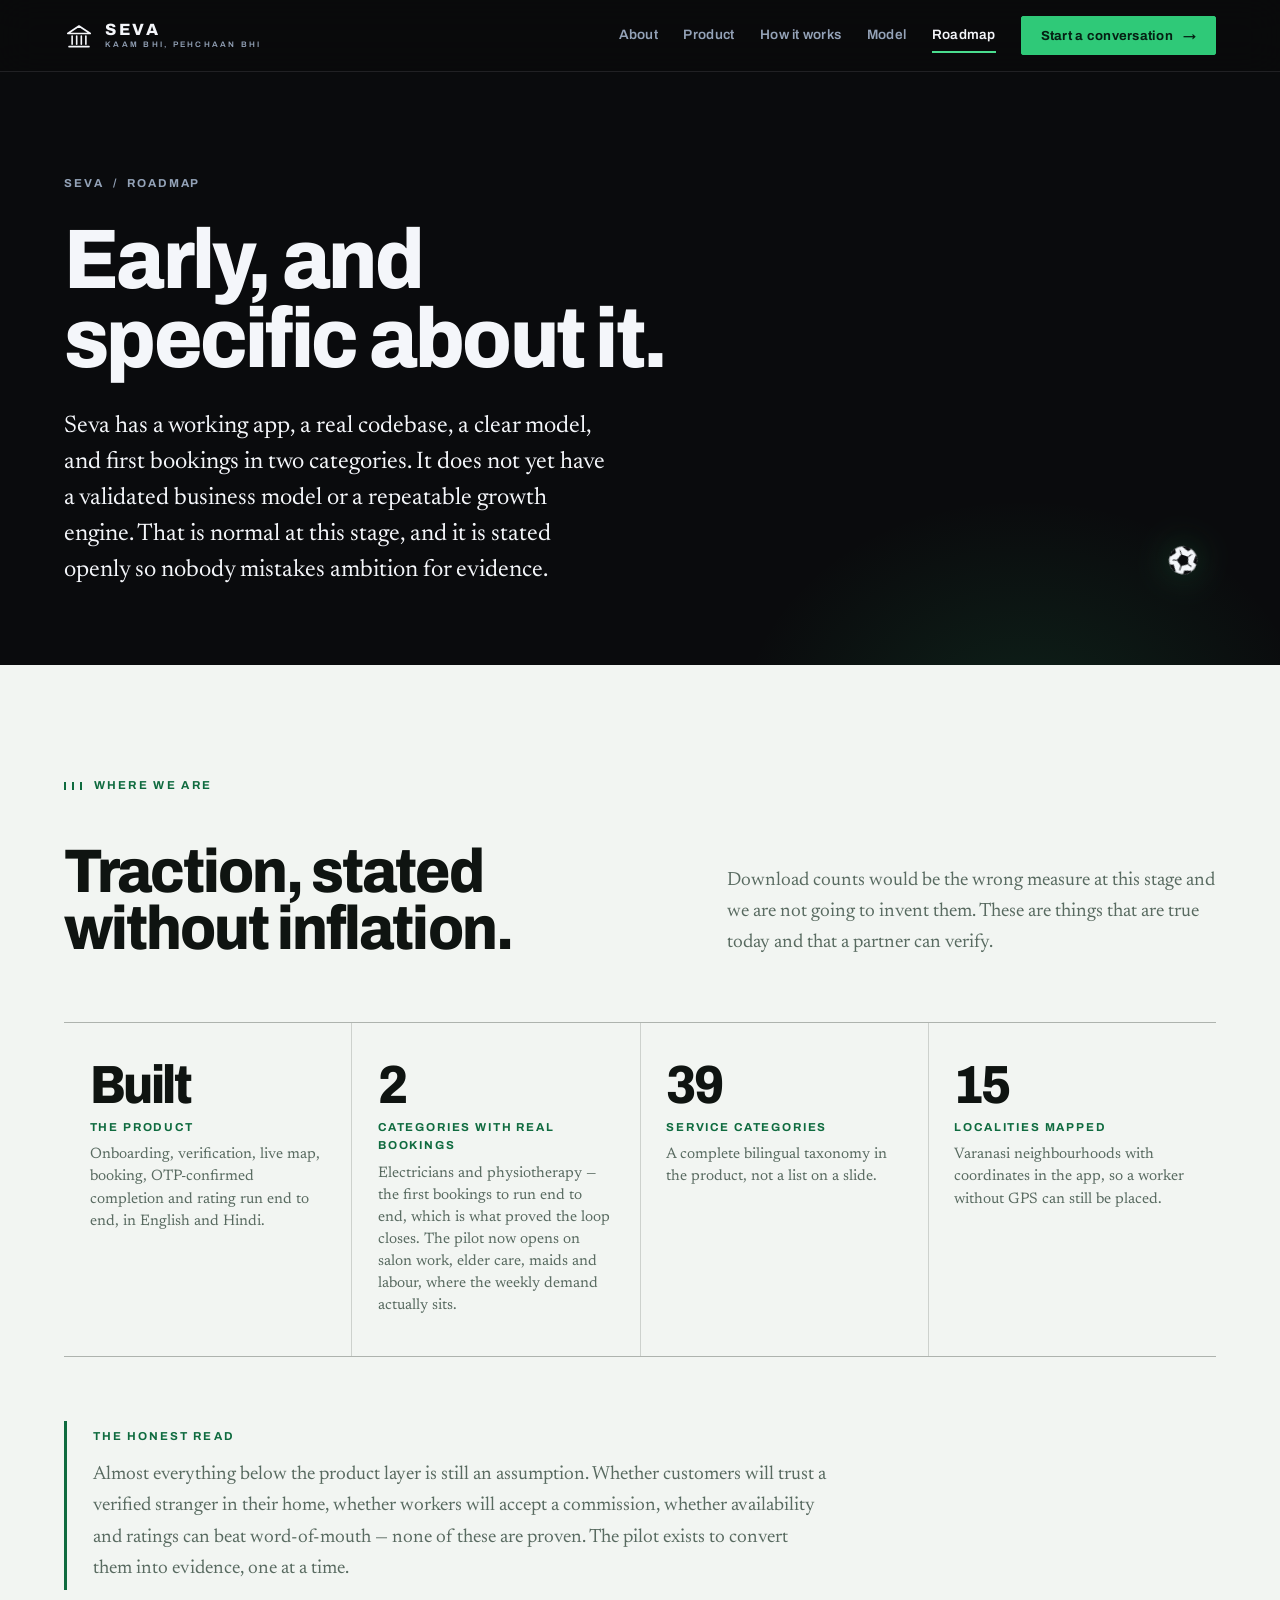
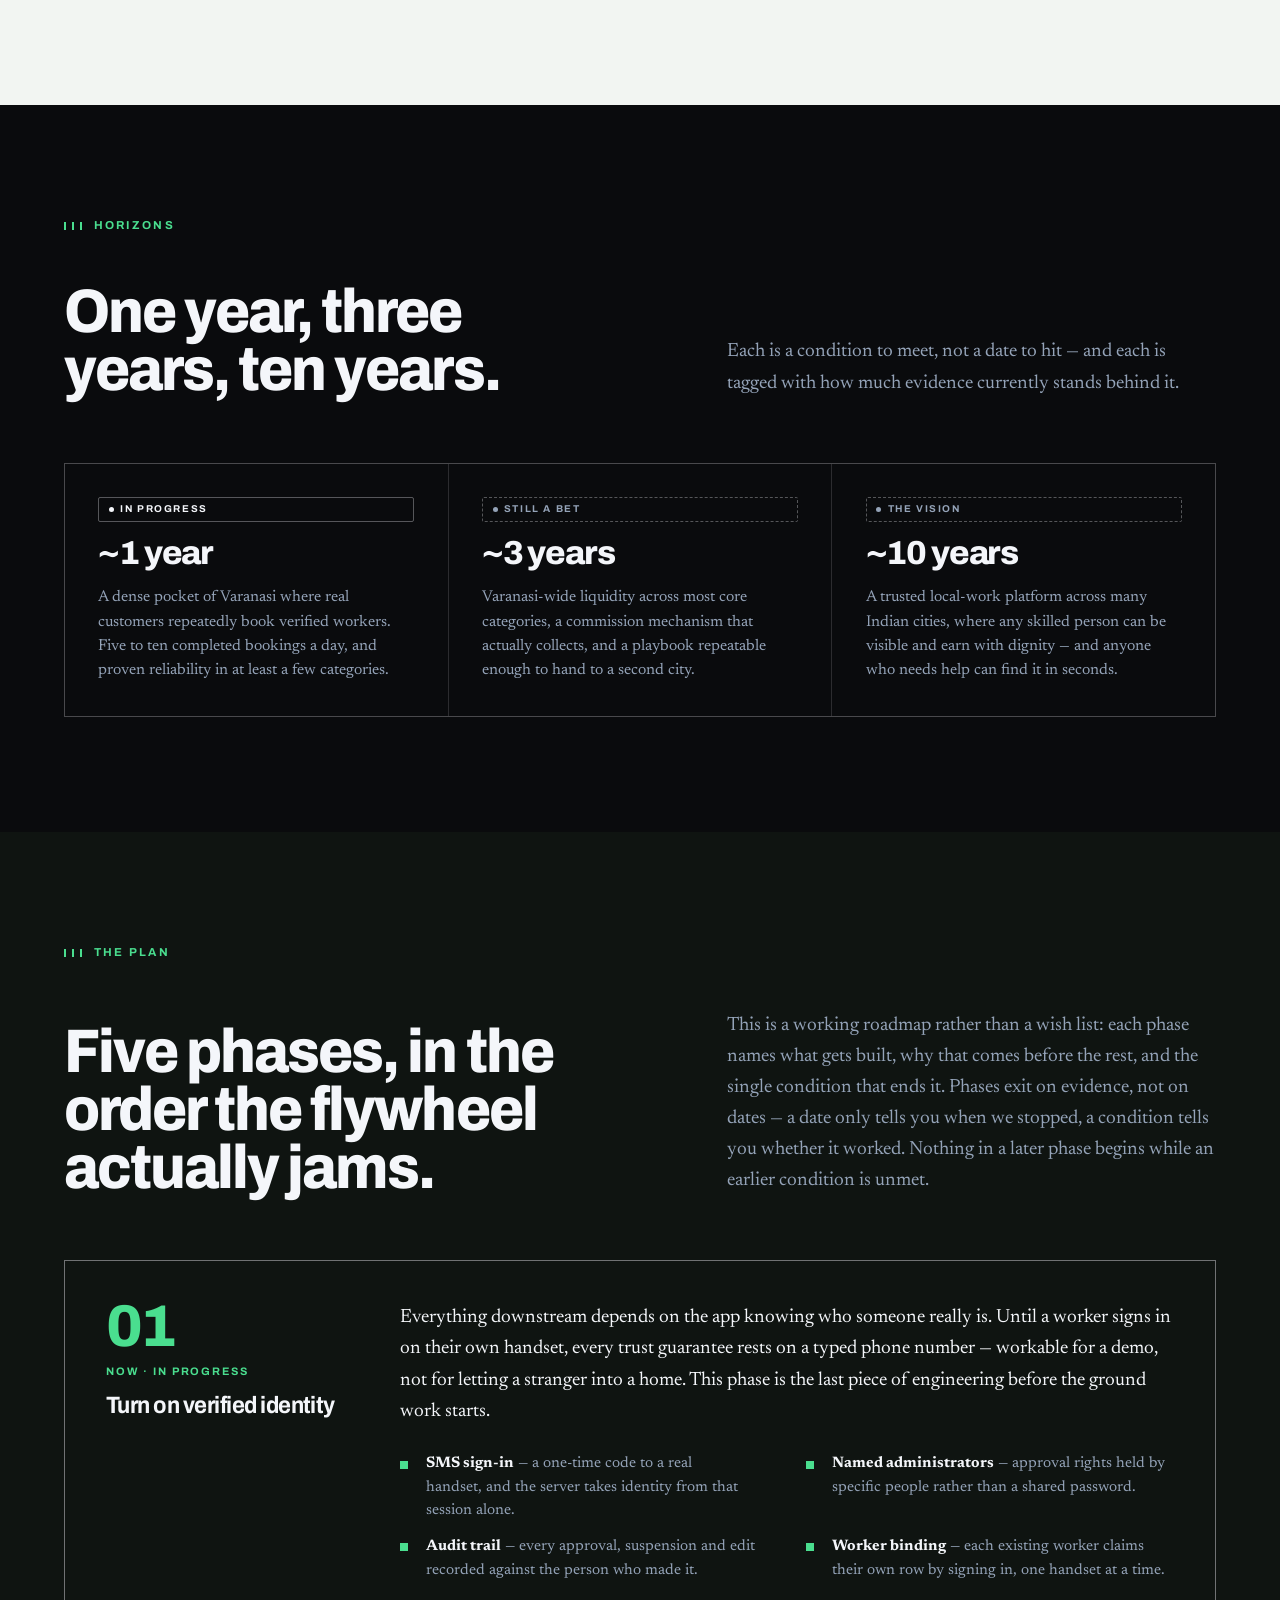
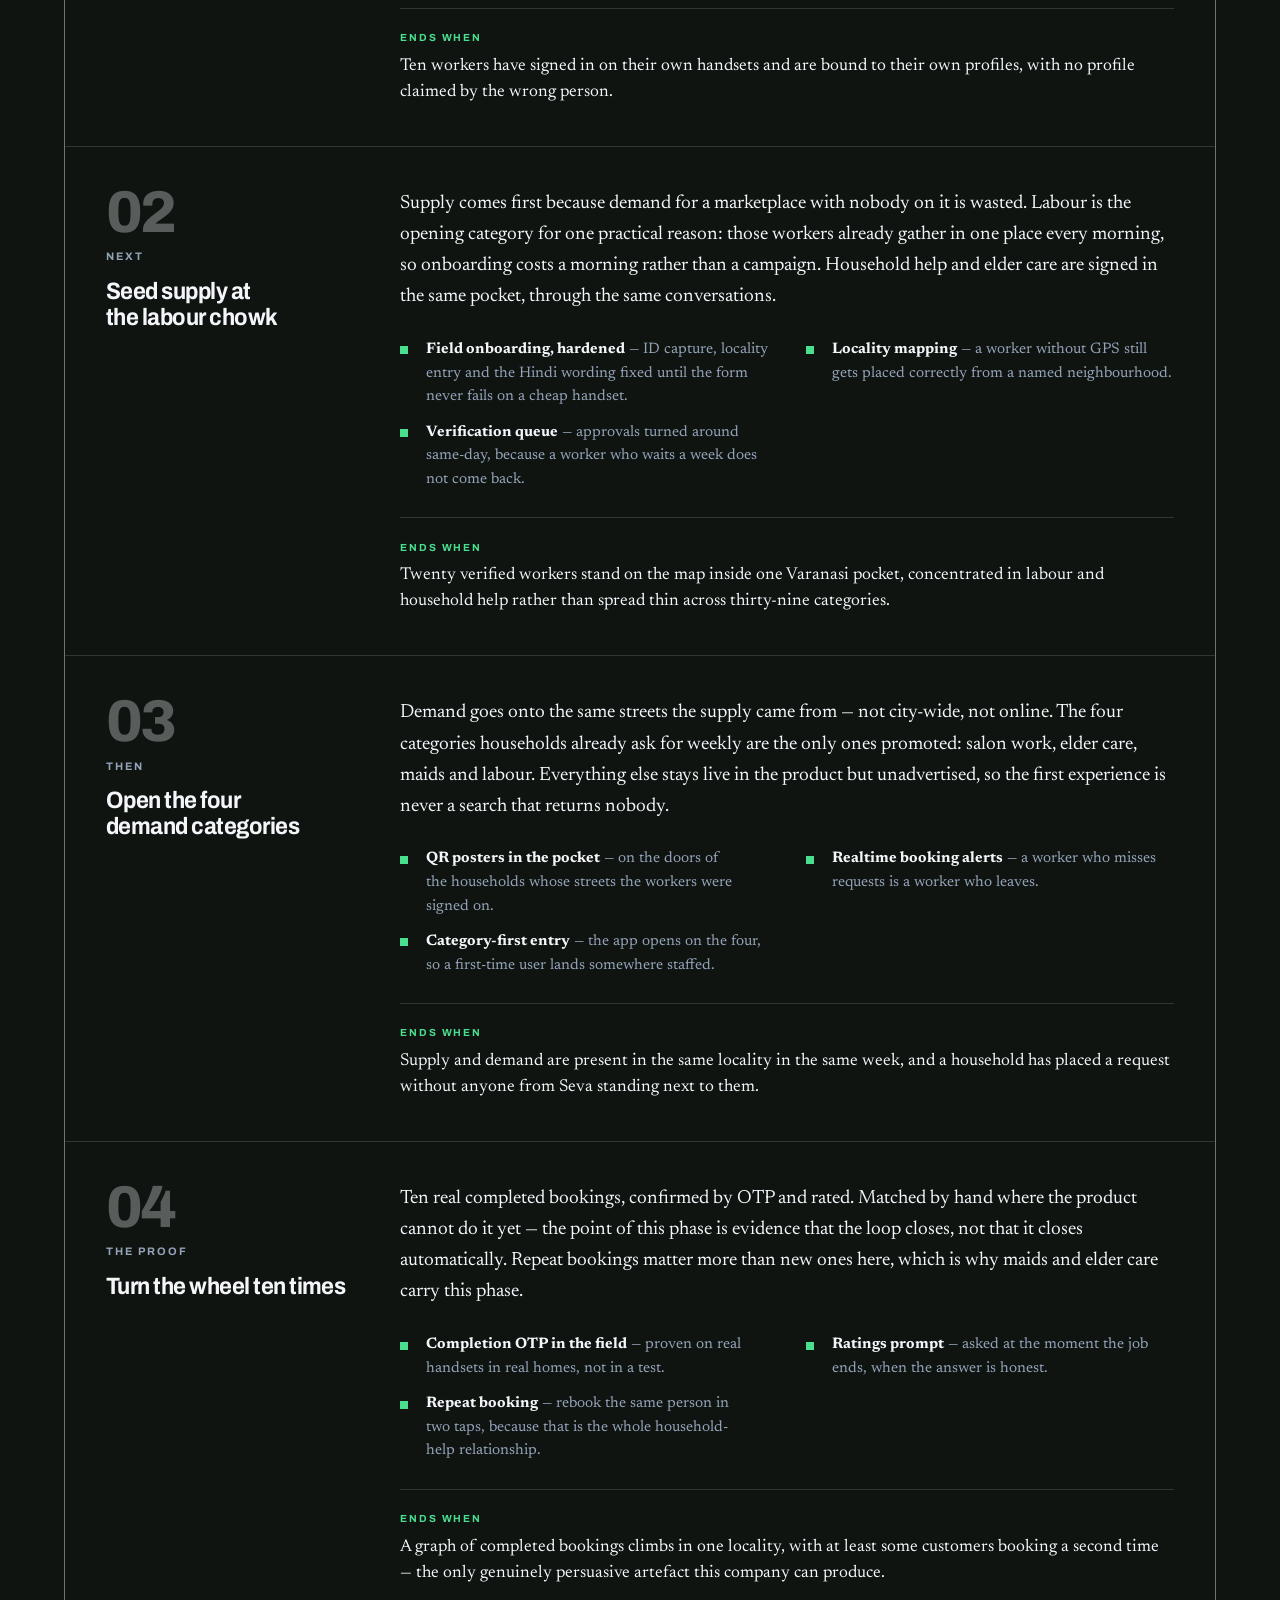
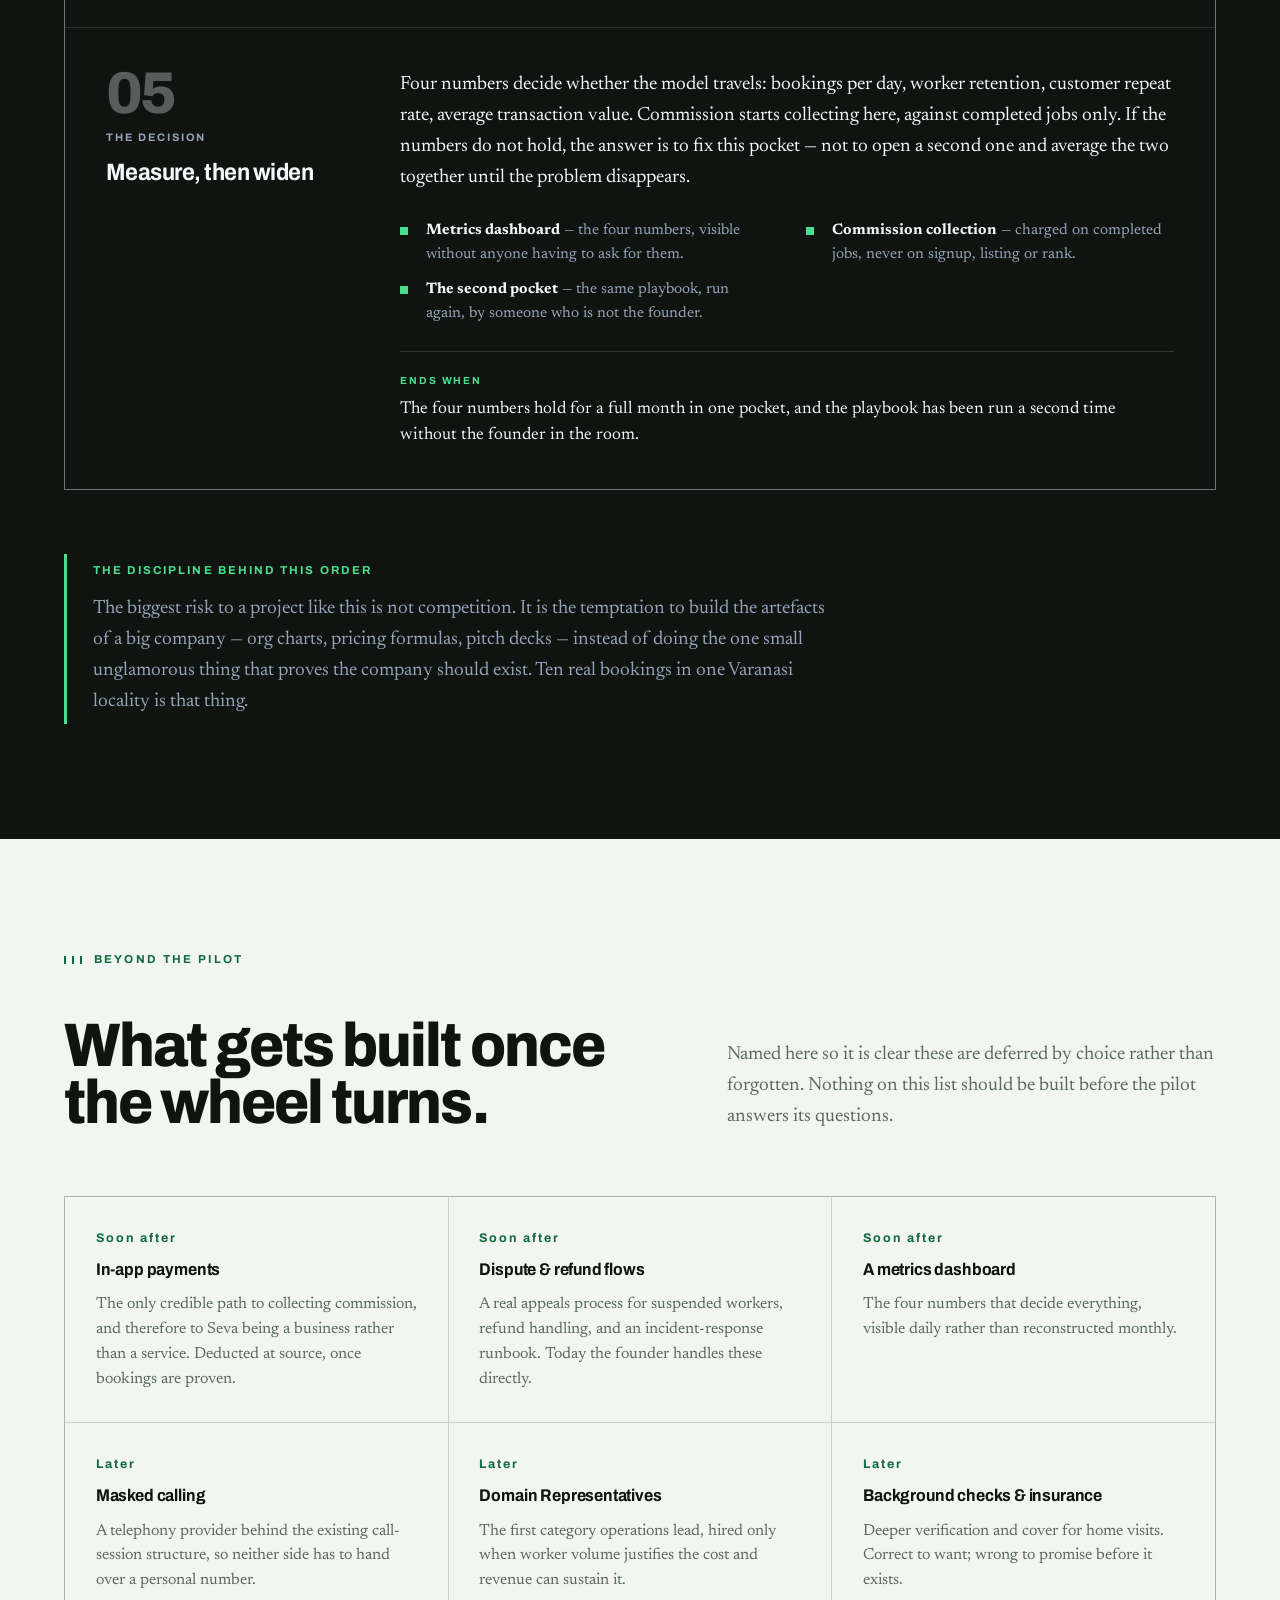
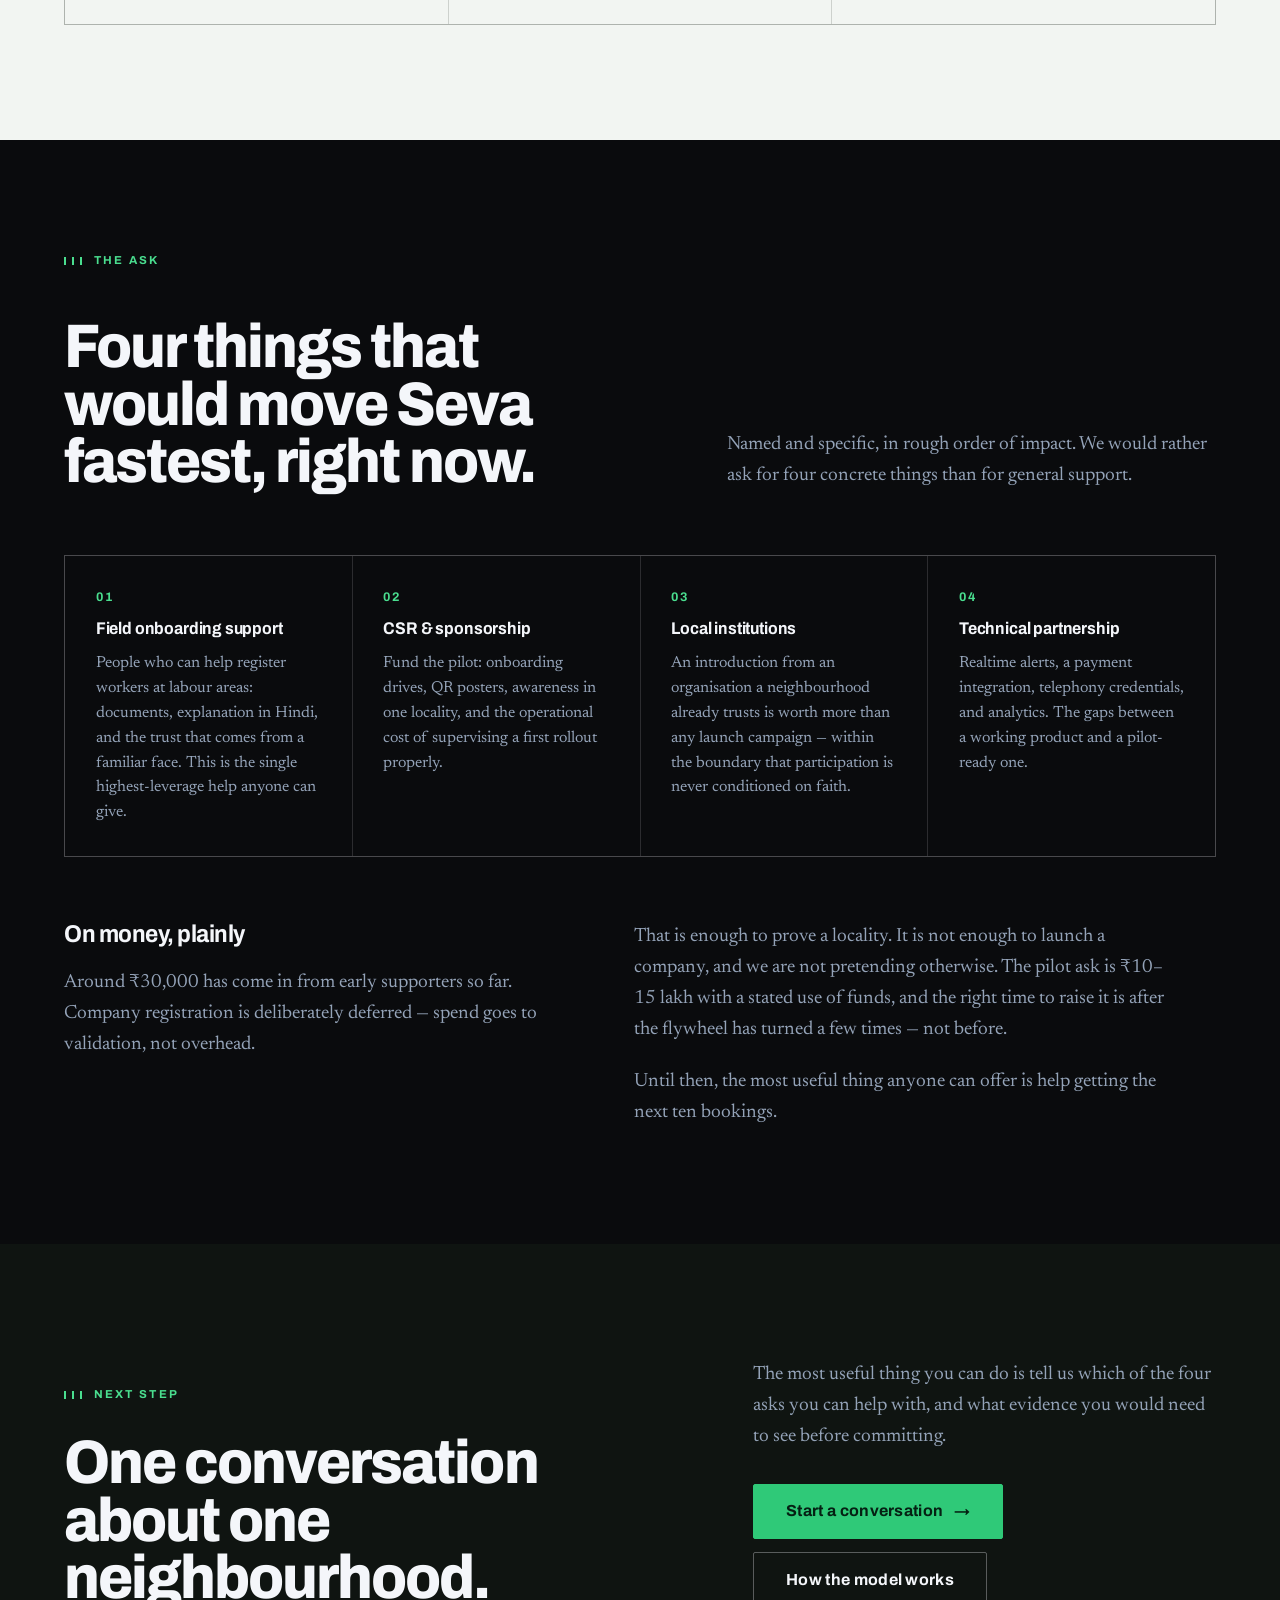
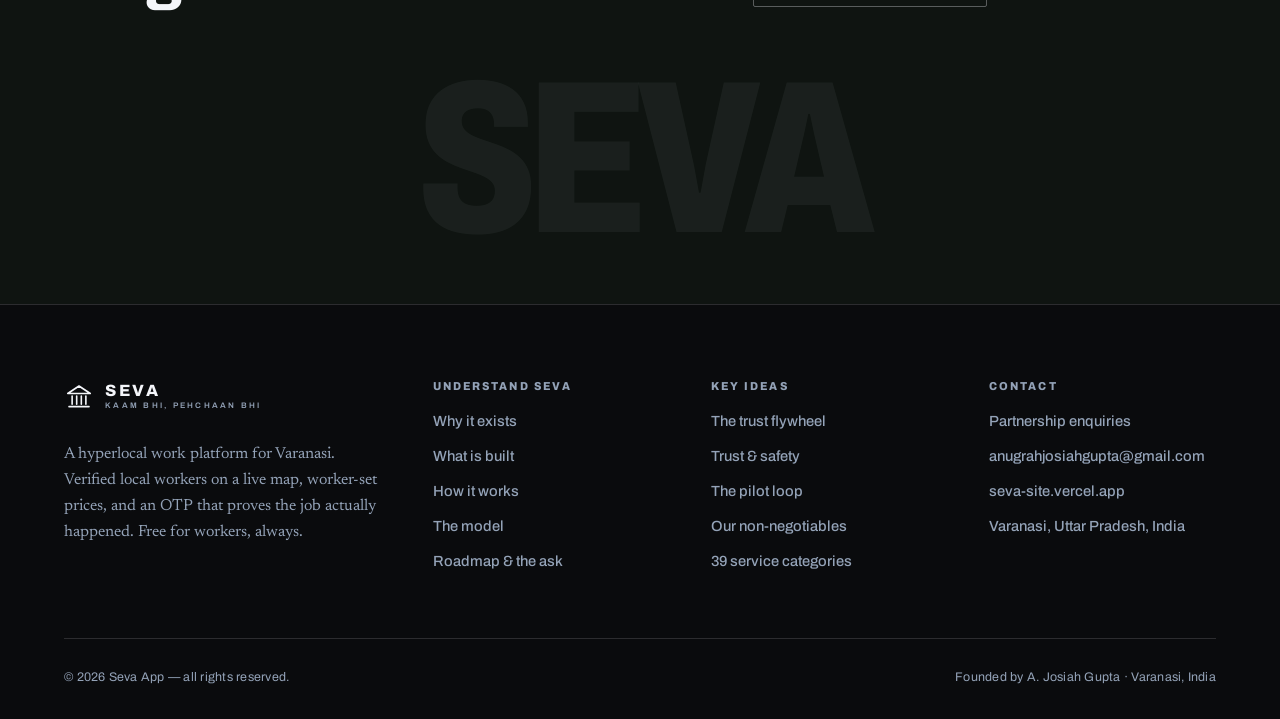
<file: traction.html>
<!DOCTYPE html>
<html lang="en">
<head>
<meta charset="UTF-8">
<meta name="viewport" content="width=device-width, initial-scale=1">
<title>Roadmap — Seva App</title>
<meta name="description" content="Where Seva actually is: a working product, a five-phase plan opening on salons, elder care, maids and labour in one Varanasi locality, and four specific asks.">
<meta name="theme-color" content="#0a0b0d">
<link rel="canonical" href="https://seva-site.vercel.app/traction.html">
<meta property="og:type" content="article">
<meta property="og:site_name" content="Seva App">
<meta property="og:url" content="https://seva-site.vercel.app/traction.html">
<meta property="og:title" content="Roadmap — Seva App">
<meta property="og:description" content="Where Seva actually is: a working product, a five-phase plan opening on salons, elder care, maids and labour in one Varanasi locality, and four specific asks.">
<meta property="og:image" content="https://seva-site.vercel.app/assets/seva-banner.png">
<meta name="twitter:card" content="summary_large_image">
<meta name="twitter:title" content="Roadmap — Seva App">
<meta name="twitter:description" content="Where Seva actually is: a working product, a five-phase plan opening on salons, elder care, maids and labour in one Varanasi locality, and four specific asks.">
<meta name="twitter:image" content="https://seva-site.vercel.app/assets/seva-banner.png">
<link rel="icon" type="image/svg+xml" href="assets/favicon.svg">
<link rel="icon" type="image/png" sizes="512x512" href="assets/icon-512.png">
<link rel="apple-touch-icon" href="assets/apple-touch-icon.png">
<link rel="preconnect" href="https://fonts.googleapis.com">
<link rel="preconnect" href="https://fonts.gstatic.com" crossorigin>
<link href="https://fonts.googleapis.com/css2?family=Archivo:wdth,wght@62..125,400..900&family=Newsreader:ital,opsz,wght@0,6..72,300..600;1,6..72,300..500&family=Noto+Sans+Devanagari:wght@400;600&display=swap" rel="stylesheet">
<link rel="stylesheet" href="style.css?v=20260921a">
</head>
<body>
<a class="skip-link" href="#main">Skip to content</a>

<header class="site-head">
  <div class="head-inner">
    <a class="brand" href="index.html" aria-label="Seva App — home"><svg viewBox="0 0 48 48" fill="none" aria-hidden="true"><path d="M6 20 24 8l18 12z" stroke="currentColor" stroke-width="2.6" stroke-linejoin="round"/><path d="M13 24v13M20.3 24v13M27.7 24v13M35 24v13M8 41h32" stroke="currentColor" stroke-width="2.6" stroke-linecap="round"/></svg><span class="brand-text"><span class="brand-name">Seva</span><span class="brand-tag">Kaam bhi, pehchaan bhi</span></span></a>
    <button class="nav-toggle" id="navToggle" aria-label="Open menu" aria-expanded="false" aria-controls="nav">
      <span></span><span></span>
    </button>
    <nav class="nav" id="nav" aria-label="Primary">
      <a href="about.html">About</a>
      <a href="product.html">Product</a>
      <a href="how-it-works.html">How it works</a>
      <a href="strategy.html">Model</a>
      <a href="traction.html" aria-current="page">Roadmap</a>
      <a class="btn btn--accent head-cta" href="partner.html">Start a conversation <span class="arw" aria-hidden="true">&rarr;</span></a>
    </nav>
  </div>
</header>

<main id="main">

  <section class="band page-head">
    <div class="wrap">
      <div class="page-head__inner">
        <nav class="crumbs" aria-label="Breadcrumb"><a href="index.html">Seva</a> <span aria-hidden="true">/</span> <span>Roadmap</span></nav>
        <h1>Early, and specific about it.</h1>
        <p class="lead">Seva has a working app, a real codebase, a clear model, and first bookings in two categories. It does not yet have a validated business model or a repeatable growth engine. That is normal at this stage, and it is stated openly so nobody mistakes ambition for evidence.</p>
      </div>
    </div>
  </section>

  <section class="band band--bone" id="today">
    <div class="wrap">
      <div class="section-head section-head--split reveal">
        <span class="eyebrow">Where we are</span>
        <h2 class="h2">Traction, stated without inflation.</h2>
        <p class="body">Download counts would be the wrong measure at this stage and we are not going to invent them. These are things that are true today and that a partner can verify.</p>
      </div>

      <div class="stats reveal">
        <div class="stat">
          <span class="stat__value">Built</span>
          <span class="stat__label">The product</span>
          <p class="stat__note">Onboarding, verification, live map, booking, OTP-confirmed completion and rating run end to end, in English and Hindi.</p>
        </div>
        <div class="stat">
          <span class="stat__value">2</span>
          <span class="stat__label">Categories with real bookings</span>
          <p class="stat__note">Electricians and physiotherapy &mdash; the first bookings to run end to end, which is what proved the loop closes. The pilot now opens on salon work, elder care, maids and labour, where the weekly demand actually sits.</p>
        </div>
        <div class="stat">
          <span class="stat__value">39</span>
          <span class="stat__label">Service categories</span>
          <p class="stat__note">A complete bilingual taxonomy in the product, not a list on a slide.</p>
        </div>
        <div class="stat">
          <span class="stat__value">15</span>
          <span class="stat__label">Localities mapped</span>
          <p class="stat__note">Varanasi neighbourhoods with coordinates in the app, so a worker without GPS can still be placed.</p>
        </div>
      </div>

      <div class="callout reveal" style="margin-top:clamp(2.5rem,5vw,4rem)">
        <span class="callout__label">The honest read</span>
        <p>Almost everything below the product layer is still an assumption. Whether customers will trust a verified stranger in their home, whether workers will accept a commission, whether availability and ratings can beat word-of-mouth &mdash; none of these are proven. The pilot exists to convert them into evidence, one at a time.</p>
      </div>
    </div>
  </section>

  <section class="band" id="horizons">
    <div class="wrap">
      <div class="section-head section-head--split reveal">
        <span class="eyebrow">Horizons</span>
        <h2 class="h2">One year, three years, ten years.</h2>
        <p class="body">Each is a condition to meet, not a date to hit &mdash; and each is tagged with how much evidence currently stands behind it.</p>
      </div>

      <div class="horizons reveal">
        <article class="horizon">
          <span class="tag tag--progress">In progress</span>
          <span class="horizon__when">~1 year</span>
          <p>A dense pocket of Varanasi where real customers repeatedly book verified workers. Five to ten completed bookings a day, and proven reliability in at least a few categories.</p>
        </article>
        <article class="horizon">
          <span class="tag tag--bet">Still a bet</span>
          <span class="horizon__when">~3 years</span>
          <p>Varanasi-wide liquidity across most core categories, a commission mechanism that actually collects, and a playbook repeatable enough to hand to a second city.</p>
        </article>
        <article class="horizon">
          <span class="tag tag--bet">The vision</span>
          <span class="horizon__when">~10 years</span>
          <p>A trusted local-work platform across many Indian cities, where any skilled person can be visible and earn with dignity &mdash; and anyone who needs help can find it in seconds.</p>
        </article>
      </div>
    </div>
  </section>

  <section class="band band--ink-2" id="roadmap">
    <div class="wrap">
      <div class="section-head section-head--split reveal">
        <span class="eyebrow">The plan</span>
        <h2 class="h2">Five phases, in the order the flywheel actually jams.</h2>
        <p class="body">This is a working roadmap rather than a wish list: each phase names what gets built, why that comes before the rest, and the single condition that ends it. Phases exit on evidence, not on dates &mdash; a date only tells you when we stopped, a condition tells you whether it worked. Nothing in a later phase begins while an earlier condition is unmet.</p>
      </div>

      <div class="roadmap reveal">

        <article class="phase phase--now">
          <div class="phase__side">
            <span class="phase__no">01</span>
            <span class="phase__when">Now &middot; in progress</span>
            <h3 class="phase__name">Turn on verified identity</h3>
          </div>
          <div class="phase__body">
            <p>Everything downstream depends on the app knowing who someone really is. Until a worker signs in on their own handset, every trust guarantee rests on a typed phone number &mdash; workable for a demo, not for letting a stranger into a home. This phase is the last piece of engineering before the ground work starts.</p>
            <ul class="ships">
              <li><strong>SMS sign-in</strong> &mdash; a one-time code to a real handset, and the server takes identity from that session alone.</li>
              <li><strong>Named administrators</strong> &mdash; approval rights held by specific people rather than a shared password.</li>
              <li><strong>Audit trail</strong> &mdash; every approval, suspension and edit recorded against the person who made it.</li>
              <li><strong>Worker binding</strong> &mdash; each existing worker claims their own row by signing in, one handset at a time.</li>
            </ul>
            <div class="exit">
              <span class="exit__label">Ends when</span>
              <p class="exit__cond">Ten workers have signed in on their own handsets and are bound to their own profiles, with no profile claimed by the wrong person.</p>
            </div>
          </div>
        </article>

        <article class="phase">
          <div class="phase__side">
            <span class="phase__no">02</span>
            <span class="phase__when">Next</span>
            <h3 class="phase__name">Seed supply at the labour chowk</h3>
          </div>
          <div class="phase__body">
            <p>Supply comes first because demand for a marketplace with nobody on it is wasted. Labour is the opening category for one practical reason: those workers already gather in one place every morning, so onboarding costs a morning rather than a campaign. Household help and elder care are signed in the same pocket, through the same conversations.</p>
            <ul class="ships">
              <li><strong>Field onboarding, hardened</strong> &mdash; ID capture, locality entry and the Hindi wording fixed until the form never fails on a cheap handset.</li>
              <li><strong>Locality mapping</strong> &mdash; a worker without GPS still gets placed correctly from a named neighbourhood.</li>
              <li><strong>Verification queue</strong> &mdash; approvals turned around same-day, because a worker who waits a week does not come back.</li>
            </ul>
            <div class="exit">
              <span class="exit__label">Ends when</span>
              <p class="exit__cond">Twenty verified workers stand on the map inside one Varanasi pocket, concentrated in labour and household help rather than spread thin across thirty-nine categories.</p>
            </div>
          </div>
        </article>

        <article class="phase">
          <div class="phase__side">
            <span class="phase__no">03</span>
            <span class="phase__when">Then</span>
            <h3 class="phase__name">Open the four demand categories</h3>
          </div>
          <div class="phase__body">
            <p>Demand goes onto the same streets the supply came from &mdash; not city-wide, not online. The four categories households already ask for weekly are the only ones promoted: salon work, elder care, maids and labour. Everything else stays live in the product but unadvertised, so the first experience is never a search that returns nobody.</p>
            <ul class="ships">
              <li><strong>QR posters in the pocket</strong> &mdash; on the doors of the households whose streets the workers were signed on.</li>
              <li><strong>Realtime booking alerts</strong> &mdash; a worker who misses requests is a worker who leaves.</li>
              <li><strong>Category-first entry</strong> &mdash; the app opens on the four, so a first-time user lands somewhere staffed.</li>
            </ul>
            <div class="exit">
              <span class="exit__label">Ends when</span>
              <p class="exit__cond">Supply and demand are present in the same locality in the same week, and a household has placed a request without anyone from Seva standing next to them.</p>
            </div>
          </div>
        </article>

        <article class="phase">
          <div class="phase__side">
            <span class="phase__no">04</span>
            <span class="phase__when">The proof</span>
            <h3 class="phase__name">Turn the wheel ten times</h3>
          </div>
          <div class="phase__body">
            <p>Ten real completed bookings, confirmed by OTP and rated. Matched by hand where the product cannot do it yet &mdash; the point of this phase is evidence that the loop closes, not that it closes automatically. Repeat bookings matter more than new ones here, which is why maids and elder care carry this phase.</p>
            <ul class="ships">
              <li><strong>Completion OTP in the field</strong> &mdash; proven on real handsets in real homes, not in a test.</li>
              <li><strong>Ratings prompt</strong> &mdash; asked at the moment the job ends, when the answer is honest.</li>
              <li><strong>Repeat booking</strong> &mdash; rebook the same person in two taps, because that is the whole household-help relationship.</li>
            </ul>
            <div class="exit">
              <span class="exit__label">Ends when</span>
              <p class="exit__cond">A graph of completed bookings climbs in one locality, with at least some customers booking a second time &mdash; the only genuinely persuasive artefact this company can produce.</p>
            </div>
          </div>
        </article>

        <article class="phase">
          <div class="phase__side">
            <span class="phase__no">05</span>
            <span class="phase__when">The decision</span>
            <h3 class="phase__name">Measure, then widen</h3>
          </div>
          <div class="phase__body">
            <p>Four numbers decide whether the model travels: bookings per day, worker retention, customer repeat rate, average transaction value. Commission starts collecting here, against completed jobs only. If the numbers do not hold, the answer is to fix this pocket &mdash; not to open a second one and average the two together until the problem disappears.</p>
            <ul class="ships">
              <li><strong>Metrics dashboard</strong> &mdash; the four numbers, visible without anyone having to ask for them.</li>
              <li><strong>Commission collection</strong> &mdash; charged on completed jobs, never on signup, listing or rank.</li>
              <li><strong>The second pocket</strong> &mdash; the same playbook, run again, by someone who is not the founder.</li>
            </ul>
            <div class="exit">
              <span class="exit__label">Ends when</span>
              <p class="exit__cond">The four numbers hold for a full month in one pocket, and the playbook has been run a second time without the founder in the room.</p>
            </div>
          </div>
        </article>

      </div>

      <div class="callout reveal" style="margin-top:clamp(2.5rem,5vw,4rem)">
        <span class="callout__label">The discipline behind this order</span>
        <p>The biggest risk to a project like this is not competition. It is the temptation to build the artefacts of a big company &mdash; org charts, pricing formulas, pitch decks &mdash; instead of doing the one small unglamorous thing that proves the company should exist. Ten real bookings in one Varanasi locality is that thing.</p>
      </div>
    </div>
  </section>

  <section class="band band--bone" id="next">
    <div class="wrap">
      <div class="section-head section-head--split reveal">
        <span class="eyebrow">Beyond the pilot</span>
        <h2 class="h2">What gets built once the wheel turns.</h2>
        <p class="body">Named here so it is clear these are deferred by choice rather than forgotten. Nothing on this list should be built before the pilot answers its questions.</p>
      </div>

      <div class="mesh mesh--3 reveal">
        <article class="cell">
          <span class="cell__no">Soon after</span>
          <h3 class="h4">In-app payments</h3>
          <p>The only credible path to collecting commission, and therefore to Seva being a business rather than a service. Deducted at source, once bookings are proven.</p>
        </article>
        <article class="cell">
          <span class="cell__no">Soon after</span>
          <h3 class="h4">Dispute &amp; refund flows</h3>
          <p>A real appeals process for suspended workers, refund handling, and an incident-response runbook. Today the founder handles these directly.</p>
        </article>
        <article class="cell">
          <span class="cell__no">Soon after</span>
          <h3 class="h4">A metrics dashboard</h3>
          <p>The four numbers that decide everything, visible daily rather than reconstructed monthly.</p>
        </article>
        <article class="cell">
          <span class="cell__no">Later</span>
          <h3 class="h4">Masked calling</h3>
          <p>A telephony provider behind the existing call-session structure, so neither side has to hand over a personal number.</p>
        </article>
        <article class="cell">
          <span class="cell__no">Later</span>
          <h3 class="h4">Domain Representatives</h3>
          <p>The first category operations lead, hired only when worker volume justifies the cost and revenue can sustain it.</p>
        </article>
        <article class="cell">
          <span class="cell__no">Later</span>
          <h3 class="h4">Background checks &amp; insurance</h3>
          <p>Deeper verification and cover for home visits. Correct to want; wrong to promise before it exists.</p>
        </article>
      </div>
    </div>
  </section>

  <section class="band" id="ask">
    <div class="wrap">
      <div class="section-head section-head--split reveal">
        <span class="eyebrow">The ask</span>
        <h2 class="h2">Four things that would move Seva fastest, right now.</h2>
        <p class="body">Named and specific, in rough order of impact. We would rather ask for four concrete things than for general support.</p>
      </div>

      <div class="mesh mesh--4 reveal">
        <article class="cell">
          <span class="cell__no">01</span>
          <h3 class="h4">Field onboarding support</h3>
          <p>People who can help register workers at labour areas: documents, explanation in Hindi, and the trust that comes from a familiar face. This is the single highest-leverage help anyone can give.</p>
        </article>
        <article class="cell">
          <span class="cell__no">02</span>
          <h3 class="h4">CSR &amp; sponsorship</h3>
          <p>Fund the pilot: onboarding drives, QR posters, awareness in one locality, and the operational cost of supervising a first rollout properly.</p>
        </article>
        <article class="cell">
          <span class="cell__no">03</span>
          <h3 class="h4">Local institutions</h3>
          <p>An introduction from an organisation a neighbourhood already trusts is worth more than any launch campaign &mdash; within the boundary that participation is never conditioned on faith.</p>
        </article>
        <article class="cell">
          <span class="cell__no">04</span>
          <h3 class="h4">Technical partnership</h3>
          <p>Realtime alerts, a payment integration, telephony credentials, and analytics. The gaps between a working product and a pilot-ready one.</p>
        </article>
      </div>

      <div class="split" style="margin-top:clamp(2.5rem,5vw,4rem)">
        <div class="reveal">
          <h3 class="h3">On money, plainly</h3>
          <p class="body" style="margin-top:1.25rem">Around &#8377;30,000 has come in from early supporters so far. Company registration is deliberately deferred &mdash; spend goes to validation, not overhead.</p>
        </div>
        <div class="reveal">
          <p class="body">That is enough to prove a locality. It is not enough to launch a company, and we are not pretending otherwise. The pilot ask is &#8377;10&ndash;15 lakh with a stated use of funds, and the right time to raise it is after the flywheel has turned a few times &mdash; not before.</p>
          <p class="body">Until then, the most useful thing anyone can offer is help getting the next ten bookings.</p>
        </div>
      </div>
    </div>
  </section>

  <section class="band band--ink-2 cta">
    <div class="wrap">
      <div class="cta__inner reveal">
        <div>
          <span class="eyebrow">Next step</span>
          <h2 class="h2" style="margin-top:1.5rem">One conversation about one neighbourhood.</h2>
        </div>
        <div>
          <p class="body">The most useful thing you can do is tell us which of the four asks you can help with, and what evidence you would need to see before committing.</p>
          <div class="btn-row" style="margin-top:2rem">
            <a class="btn btn--accent btn--lg" href="partner.html">Start a conversation <span class="arw" aria-hidden="true">&rarr;</span></a>
            <a class="btn btn--ghost btn--lg" href="strategy.html">How the model works</a>
          </div>
        </div>
      </div>
      <p class="wordmark" aria-hidden="true">SEVA</p>
    </div>
  </section>
</main>

<footer class="site-foot">
  <div class="wrap">
    <div class="foot-grid">
      <div class="foot-brand">
        <a class="brand" href="index.html" aria-label="Seva App — home"><svg viewBox="0 0 48 48" fill="none" aria-hidden="true"><path d="M6 20 24 8l18 12z" stroke="currentColor" stroke-width="2.6" stroke-linejoin="round"/><path d="M13 24v13M20.3 24v13M27.7 24v13M35 24v13M8 41h32" stroke="currentColor" stroke-width="2.6" stroke-linecap="round"/></svg><span class="brand-text"><span class="brand-name">Seva</span><span class="brand-tag">Kaam bhi, pehchaan bhi</span></span></a>
        <p>A hyperlocal work platform for Varanasi. Verified local workers on a live map, worker-set prices, and an OTP that proves the job actually happened. Free for workers, always.</p>
      </div>
      <div>
        <h4>Understand Seva</h4>
        <ul class="foot-list">
          <li><a href="about.html">Why it exists</a></li>
          <li><a href="product.html">What is built</a></li>
          <li><a href="how-it-works.html">How it works</a></li>
          <li><a href="strategy.html">The model</a></li>
          <li><a href="traction.html">Roadmap &amp; the ask</a></li>
        </ul>
      </div>
      <div>
        <h4>Key ideas</h4>
        <ul class="foot-list">
          <li><a href="how-it-works.html#flywheel">The trust flywheel</a></li>
          <li><a href="how-it-works.html#safety">Trust &amp; safety</a></li>
          <li><a href="strategy.html#pilot">The pilot loop</a></li>
          <li><a href="about.html#rules">Our non-negotiables</a></li>
          <li><a href="index.html#services">39 service categories</a></li>
        </ul>
      </div>
      <div>
        <h4>Contact</h4>
        <ul class="foot-list">
          <li><a href="partner.html">Partnership enquiries</a></li>
          <li><a href="mailto:anugrahjosiahgupta@gmail.com">anugrahjosiahgupta@gmail.com</a></li>
          <li><a href="https://seva-site.vercel.app/">seva-site.vercel.app</a></li>
          <li>Varanasi, Uttar Pradesh, India</li>
        </ul>
      </div>
    </div>
    <div class="foot-bar">
      <span>&copy; <span data-year>2026</span> Seva App &mdash; all rights reserved.</span>
      <span>Founded by A. Josiah Gupta &middot; Varanasi, India</span>
    </div>
  </div>
</footer>

<script src="script.js?v=20260921a"></script>
</body>
</html>
</file>
<file: style.css>
/* ==========================================================================
   SEVA APP — Design System
   Editorial / architectural. Ink + bone, one saffron accent, hard edges.
   ========================================================================== */

/* --------------------------------------------------------------------------
   1. Tokens
   -------------------------------------------------------------------------- */

:root {
  /* Surfaces — lifted straight from the app's map screen. */
  --ink: #0a0b0d;
  --ink-2: #0f1411;
  --ink-3: #151b17;
  --bone: #f2f5f2;
  --bone-2: #e6ebe7;
  --bone-3: #d8dfda;

  /* Type colour */
  --on-ink: #f4f6fa;
  --on-ink-dim: #94a3b8;
  --on-bone: #0f1411;
  --on-bone-dim: #586a60;

  /* Accent — the app's brand green. --accent-deep carries it onto light
     surfaces, where the bright green would fail contrast; --on-accent is what
     sits on top of a filled green panel. */
  --accent: #2fc978;
  --accent-bright: #4ade8f;
  --accent-deep: #0f6b3f;
  --on-accent: #052013;

  /* Hairlines */
  --line-on-ink: rgba(244, 246, 250, 0.14);
  --line-on-ink-strong: rgba(244, 246, 250, 0.32);
  --line-on-bone: rgba(15, 20, 17, 0.16);
  --line-on-bone-strong: rgba(15, 20, 17, 0.4);

  /* Contextual aliases — flipped by .band--bone */
  --fg: var(--on-ink);
  --fg-dim: var(--on-ink-dim);
  --bg: var(--ink);
  --bg-2: var(--ink-2);
  --line: var(--line-on-ink);
  --line-strong: var(--line-on-ink-strong);
  --accent-ctx: var(--accent-bright);

  /* Metrics */
  --head-h: 4.5rem;
  --pad-x: clamp(1.25rem, 5vw, 5rem);
  --max: 1480px;
  --measure: 34rem;
  --band-y: clamp(4.5rem, 9vw, 9rem);

  /* Type */
  --f-display: "Archivo", "Helvetica Neue", Arial, sans-serif;
  --f-serif: "Newsreader", Georgia, "Times New Roman", serif;
  --f-deva: "Noto Sans Devanagari", var(--f-display);

  --fs-mega: clamp(3.1rem, 8.4vw, 8.75rem);
  --fs-h1: clamp(2.6rem, 6.6vw, 6rem);
  --fs-h2: clamp(2.1rem, 4.8vw, 4.15rem);
  --fs-h3: clamp(1.32rem, 1.9vw, 1.9rem);
  --fs-h4: clamp(1.06rem, 1.15vw, 1.22rem);
  --fs-body: clamp(1.03rem, 0.72vw + 0.82rem, 1.2rem);
  --fs-lead: clamp(1.16rem, 1vw + 0.9rem, 1.5rem);
  --fs-label: 0.72rem;

  --ease: cubic-bezier(0.16, 0.84, 0.32, 1);
}

/* --------------------------------------------------------------------------
   2. Reset & base
   -------------------------------------------------------------------------- */

*,
*::before,
*::after {
  box-sizing: border-box;
}

html {
  -webkit-text-size-adjust: 100%;
  scroll-behavior: smooth;
  scroll-padding-top: calc(var(--head-h) + 1rem);
}

body {
  margin: 0;
  background: var(--ink);
  color: var(--on-ink);
  font-family: var(--f-serif);
  font-size: var(--fs-body);
  line-height: 1.62;
  font-optical-sizing: auto;
  -webkit-font-smoothing: antialiased;
  -moz-osx-font-smoothing: grayscale;
  overflow-x: hidden;
}

img,
svg,
video {
  display: block;
  max-width: 100%;
}

a {
  color: inherit;
  text-decoration: none;
}

button,
input,
textarea,
select {
  font: inherit;
  color: inherit;
}

h1,
h2,
h3,
h4,
h5 {
  margin: 0;
  font-family: var(--f-display);
  font-weight: 800;
  font-variation-settings: "wdth" 92;
  letter-spacing: -0.032em;
  line-height: 0.94;
  text-wrap: balance;
}

p {
  margin: 0;
}

::selection {
  background: var(--accent);
  color: var(--on-accent);
}

:focus-visible {
  outline: 2px solid var(--accent-bright);
  outline-offset: 3px;
}

.skip-link {
  position: absolute;
  left: -9999px;
  top: 0;
  z-index: 999;
  background: var(--accent);
  color: var(--on-accent);
  padding: 0.75rem 1.25rem;
  font-family: var(--f-display);
  font-weight: 700;
}

.skip-link:focus {
  left: 0;
}

.sr-only {
  position: absolute;
  width: 1px;
  height: 1px;
  padding: 0;
  margin: -1px;
  overflow: hidden;
  clip: rect(0 0 0 0);
  white-space: nowrap;
  border: 0;
}

/* --------------------------------------------------------------------------
   3. Bands & layout
   -------------------------------------------------------------------------- */

.band {
  position: relative;
  background: var(--bg);
  color: var(--fg);
  padding-block: var(--band-y);
}

.band--bone {
  --fg: var(--on-bone);
  --fg-dim: var(--on-bone-dim);
  --bg: var(--bone);
  --bg-2: var(--bone-2);
  --line: var(--line-on-bone);
  --line-strong: var(--line-on-bone-strong);
  --accent-ctx: var(--accent-deep);
}

.band--ink-2 {
  --bg: var(--ink-2);
}

.band--flush {
  padding-block: 0;
}

.band--tight {
  padding-block: clamp(3rem, 5vw, 4.5rem);
}

.wrap {
  width: min(100% - (var(--pad-x) * 2), var(--max));
  margin-inline: auto;
}

.wrap--narrow {
  width: min(100% - (var(--pad-x) * 2), 60rem);
  margin-inline: auto;
}

.grid {
  display: grid;
  gap: clamp(1.5rem, 3vw, 3rem);
}

.cols-2 {
  grid-template-columns: repeat(2, minmax(0, 1fr));
}

.cols-3 {
  grid-template-columns: repeat(3, minmax(0, 1fr));
}

.cols-4 {
  grid-template-columns: repeat(4, minmax(0, 1fr));
}

.split {
  display: grid;
  grid-template-columns: minmax(0, 1fr) minmax(0, 1.15fr);
  gap: clamp(2rem, 5vw, 5.5rem);
  align-items: start;
}

.rule {
  height: 1px;
  border: 0;
  margin: 0;
  background: var(--line);
}

/* --------------------------------------------------------------------------
   4. Typographic primitives
   -------------------------------------------------------------------------- */

.eyebrow {
  display: inline-flex;
  align-items: center;
  gap: 0.7rem;
  font-family: var(--f-display);
  font-weight: 700;
  font-size: var(--fs-label);
  letter-spacing: 0.2em;
  text-transform: uppercase;
  color: var(--accent-ctx);
  line-height: 1;
}

/* The three-bar mark — a quiet nod to the pillars in the Seva glyph. */
.eyebrow::before {
  content: "";
  width: 1.15rem;
  height: 0.5rem;
  background:
    linear-gradient(currentColor, currentColor) 0 0 / 2px 100% no-repeat,
    linear-gradient(currentColor, currentColor) 50% 0 / 2px 100% no-repeat,
    linear-gradient(currentColor, currentColor) 100% 0 / 2px 100% no-repeat;
}

.eyebrow--plain::before {
  display: none;
}

.mega {
  font-size: var(--fs-mega);
  line-height: 0.88;
  letter-spacing: -0.04em;
  font-weight: 800;
}

.h1 {
  font-size: var(--fs-h1);
}

.h2 {
  font-size: var(--fs-h2);
}

.h3 {
  font-size: var(--fs-h3);
  font-weight: 700;
  line-height: 1.08;
  letter-spacing: -0.02em;
}

.h4 {
  font-family: var(--f-display);
  font-size: var(--fs-h4);
  font-weight: 700;
  letter-spacing: -0.01em;
  line-height: 1.2;
  margin: 0;
}

.lead {
  font-size: var(--fs-lead);
  line-height: 1.5;
  color: var(--fg);
  max-width: var(--measure);
}

.body {
  color: var(--fg-dim);
  max-width: var(--measure);
  /* Keeps a one-word last line from stranding at the foot of a paragraph.
     Ignored where unsupported, so it degrades to ordinary wrapping. */
  text-wrap: pretty;
}

.body + .body {
  margin-top: 1.1em;
}

.body--wide {
  max-width: 46rem;
}

.serif-em {
  font-style: italic;
  color: var(--fg);
}

.mark {
  color: var(--accent-ctx);
}

/* Accent underline that sits behind the last words of a headline. */
.stroke {
  position: relative;
  display: inline-block;
  z-index: 0;
}

.stroke::after {
  content: "";
  position: absolute;
  left: -0.06em;
  right: -0.06em;
  bottom: 0.08em;
  height: 0.13em;
  background: var(--accent);
  z-index: -1;
  transform-origin: left;
  animation: stroke-in 0.9s var(--ease) 0.35s both;
}

@keyframes stroke-in {
  from {
    transform: scaleX(0);
  }
  to {
    transform: scaleX(1);
  }
}

.section-head {
  display: grid;
  gap: 1.5rem;
  margin-bottom: clamp(2.5rem, 5vw, 4.5rem);
}

.section-head > .h2 {
  max-width: 22ch;
}

.section-head--split {
  grid-template-columns: minmax(0, 1.25fr) minmax(0, 1fr);
  gap: clamp(1.5rem, 4vw, 4rem);
  align-items: end;
}

.section-head--split .eyebrow {
  grid-column: 1 / -1;
}

/* --------------------------------------------------------------------------
   5. Buttons & links
   -------------------------------------------------------------------------- */

.btn {
  --btn-bg: var(--accent);
  --btn-fg: var(--on-accent);
  --btn-line: var(--accent);
  position: relative;
  display: inline-flex;
  align-items: center;
  gap: 0.65rem;
  padding: 0.95rem 1.6rem;
  background: var(--btn-bg);
  color: var(--btn-fg);
  border: 1px solid var(--btn-line);
  border-radius: 2px;
  font-family: var(--f-display);
  font-size: 0.9rem;
  font-weight: 700;
  letter-spacing: 0.02em;
  line-height: 1;
  cursor: pointer;
  transition:
    transform 0.35s var(--ease),
    background-color 0.35s var(--ease),
    color 0.35s var(--ease),
    border-color 0.35s var(--ease);
}

.btn:hover {
  transform: translateY(-2px);
}

.btn .arw {
  transition: transform 0.35s var(--ease);
}

.btn:hover .arw {
  transform: translateX(4px);
}

.btn--accent:hover {
  --btn-bg: #fff;
  --btn-fg: var(--ink);
  --btn-line: #fff;
}

.btn--ghost {
  --btn-bg: transparent;
  --btn-fg: var(--fg);
  --btn-line: var(--line-strong);
}

.btn--ghost:hover {
  --btn-bg: var(--fg);
  --btn-fg: var(--bg);
  --btn-line: var(--fg);
}

.btn--solid {
  --btn-bg: var(--fg);
  --btn-fg: var(--bg);
  --btn-line: var(--fg);
}

.btn--solid:hover {
  --btn-bg: var(--accent);
  --btn-fg: var(--on-accent);
  --btn-line: var(--accent);
}

.btn--lg {
  padding: 1.15rem 2rem;
  font-size: 1rem;
}

.btn-row {
  display: flex;
  flex-wrap: wrap;
  gap: 0.85rem;
}

/* Underlined text link with a sliding rule. */
.tlink {
  display: inline-flex;
  align-items: center;
  gap: 0.5rem;
  font-family: var(--f-display);
  font-weight: 700;
  font-size: 0.92rem;
  letter-spacing: 0.01em;
  color: var(--fg);
  padding-bottom: 0.35rem;
  background-image: linear-gradient(var(--accent-ctx), var(--accent-ctx));
  background-size: 100% 2px;
  background-position: 0 100%;
  background-repeat: no-repeat;
  transition: background-size 0.4s var(--ease);
}

.tlink:hover {
  background-size: 40% 2px;
}

.tlink .arw {
  transition: transform 0.35s var(--ease);
}

.tlink:hover .arw {
  transform: translateX(4px);
}

/* --------------------------------------------------------------------------
   6. Header
   -------------------------------------------------------------------------- */

.site-head {
  position: fixed;
  inset: 0 0 auto;
  z-index: 100;
  height: var(--head-h);
  display: flex;
  align-items: center;
  background: rgba(11, 11, 12, 0.72);
  backdrop-filter: blur(18px) saturate(140%);
  -webkit-backdrop-filter: blur(18px) saturate(140%);
  border-bottom: 1px solid rgba(244, 246, 250, 0.1);
  color: var(--on-ink);
  transition: background-color 0.35s var(--ease), border-color 0.35s var(--ease);
}

.site-head.is-stuck {
  background: rgba(11, 11, 12, 0.95);
  border-bottom-color: rgba(244, 246, 250, 0.18);
}

.head-inner {
  width: min(100% - (var(--pad-x) * 2), var(--max));
  margin-inline: auto;
  display: flex;
  align-items: center;
  gap: 1.5rem;
}

.brand {
  display: inline-flex;
  align-items: center;
  gap: 0.7rem;
  margin-right: auto;
}

.brand svg {
  width: 30px;
  height: 30px;
  flex: none;
  overflow: visible;
}

.brand-text {
  display: grid;
  gap: 0.18rem;
}

.brand-name {
  font-family: var(--f-display);
  font-weight: 800;
  font-size: 1.02rem;
  letter-spacing: 0.16em;
  line-height: 1;
  text-transform: uppercase;
}

.brand-tag {
  font-family: var(--f-display);
  font-weight: 600;
  font-size: 0.5rem;
  letter-spacing: 0.28em;
  line-height: 1;
  text-transform: uppercase;
  color: var(--on-ink-dim);
}

.nav {
  display: flex;
  align-items: center;
  gap: clamp(1rem, 2vw, 2rem);
}

.nav a:not(.btn) {
  position: relative;
  font-family: var(--f-display);
  font-size: 0.85rem;
  font-weight: 600;
  letter-spacing: 0.02em;
  color: var(--on-ink-dim);
  padding-block: 0.4rem;
  transition: color 0.3s var(--ease);
}

.nav a:not(.btn)::after {
  content: "";
  position: absolute;
  left: 0;
  bottom: 0;
  width: 100%;
  height: 2px;
  background: var(--accent-bright);
  transform: scaleX(0);
  transform-origin: right;
  transition: transform 0.35s var(--ease);
}

.nav a:not(.btn):hover,
.nav a:not(.btn)[aria-current="page"] {
  color: var(--on-ink);
}

.nav a:not(.btn):hover::after,
.nav a:not(.btn)[aria-current="page"]::after {
  transform: scaleX(1);
  transform-origin: left;
}

.head-cta {
  padding: 0.72rem 1.15rem;
  font-size: 0.82rem;
}

.nav-toggle {
  display: none;
  width: 44px;
  height: 44px;
  margin-right: -10px;
  background: none;
  border: 0;
  cursor: pointer;
  position: relative;
}

.nav-toggle span {
  position: absolute;
  left: 11px;
  width: 22px;
  height: 2px;
  background: var(--on-ink);
  transition: transform 0.35s var(--ease), opacity 0.2s linear;
}

.nav-toggle span:nth-child(1) {
  top: 17px;
}

.nav-toggle span:nth-child(2) {
  top: 25px;
}

.nav-toggle[aria-expanded="true"] span:nth-child(1) {
  transform: translateY(4px) rotate(45deg);
}

.nav-toggle[aria-expanded="true"] span:nth-child(2) {
  transform: translateY(-4px) rotate(-45deg);
}

/* --------------------------------------------------------------------------
   7. Hero
   -------------------------------------------------------------------------- */

.hero {
  position: relative;
  min-height: min(96svh, 54rem);
  padding-top: calc(var(--head-h) + clamp(1.5rem, 5vw, 4.75rem));
  padding-bottom: 0;
  display: flex;
  flex-direction: column;
  justify-content: flex-end;
  overflow: hidden;
  isolation: isolate;
}

/* Slow warm bloom behind the type. */
.hero-glow {
  position: absolute;
  inset: -20% -10% auto -30%;
  height: 90%;
  z-index: -2;
  background:
    radial-gradient(45% 55% at 22% 42%, rgba(47, 201, 120, 0.16), transparent 68%),
    radial-gradient(38% 42% at 78% 18%, rgba(47, 201, 120, 0.07), transparent 70%);
  animation: bloom 22s ease-in-out infinite alternate;
  will-change: transform;
}

@keyframes bloom {
  from {
    transform: translate3d(0, 0, 0) scale(1);
  }
  to {
    transform: translate3d(3%, -3%, 0) scale(1.12);
  }
}

/* Structural grid — the architecture reference. */
.hero-grid {
  position: absolute;
  inset: 0;
  z-index: -1;
  background-image:
    linear-gradient(90deg, rgba(244, 246, 250, 0.055) 1px, transparent 1px);
  background-size: calc(100% / 6) 100%;
  mask-image: linear-gradient(180deg, transparent, #000 20%, #000 70%, transparent);
  -webkit-mask-image: linear-gradient(180deg, transparent, #000 20%, #000 70%, transparent);
}

.hero-body {
  width: min(100% - (var(--pad-x) * 2), var(--max));
  margin-inline: auto;
  display: grid;
  grid-template-columns: minmax(0, 1.06fr) minmax(0, 0.94fr);
  gap: clamp(2rem, 4vw, 3.5rem);
  align-items: center;
  padding-bottom: clamp(1.5rem, 3vw, 2.75rem);
  flex: 1;
}

.hero-copy {
  display: grid;
  gap: clamp(1.15rem, 1.9vw, 1.75rem);
  align-content: center;
}

.hero h1 {
  font-size: clamp(2.9rem, 5.2vw, 5.25rem);
  line-height: 0.88;
  letter-spacing: -0.045em;
  max-width: 14ch;
}

.hero .lead {
  max-width: 30rem;
}

.hero .body {
  max-width: 31rem;
}

/* Compact credibility row under the buttons. */
.hero-meta {
  display: flex;
  flex-wrap: wrap;
  gap: 1.15rem clamp(1.5rem, 3vw, 2.75rem);
  margin: 0;
  padding-top: 1.35rem;
  border-top: 1px solid var(--line-on-ink);
}

.hero-meta > div {
  display: grid;
  gap: 0.35rem;
}

.hero-meta dt {
  font-family: var(--f-display);
  font-size: var(--fs-label);
  font-weight: 700;
  letter-spacing: 0.18em;
  text-transform: uppercase;
  color: var(--accent-bright);
}

.hero-meta dd {
  margin: 0;
  font-family: var(--f-display);
  font-weight: 600;
  font-size: 0.92rem;
  color: var(--on-ink);
}

/* Ticker strip pinned to the base of the hero. */
.ticker {
  position: relative;
  border-top: 1px solid var(--line-on-ink);
  border-bottom: 1px solid var(--line-on-ink);
  background: rgba(255, 255, 255, 0.015);
  overflow: hidden;
  display: flex;
  --ticker-speed: 46s;
}

.ticker__track {
  display: flex;
  align-items: center;
  flex: none;
  gap: 0;
  padding-block: 0.95rem;
  animation: ticker var(--ticker-speed) linear infinite;
  will-change: transform;
}

.ticker:hover .ticker__track {
  animation-play-state: paused;
}

@keyframes ticker {
  from {
    transform: translate3d(0, 0, 0);
  }
  to {
    transform: translate3d(-100%, 0, 0);
  }
}

.ticker__item {
  display: inline-flex;
  align-items: baseline;
  gap: 0.5rem;
  padding-inline: 1.4rem;
  white-space: nowrap;
  font-family: var(--f-display);
  font-size: 0.82rem;
  font-weight: 600;
  letter-spacing: 0.04em;
  color: var(--on-ink-dim);
}

.ticker__item::before {
  content: "";
  width: 5px;
  height: 5px;
  background: var(--accent);
  transform: translateY(-2px);
  flex: none;
}

.ticker__hi {
  font-family: var(--f-deva);
  font-size: 0.78rem;
  color: rgba(244, 246, 250, 0.42);
}

/* --------------------------------------------------------------------------
   8. Device
   -------------------------------------------------------------------------- */

/* --- The 3D rig ---------------------------------------------------------
   A perspective container, a rotating rig that everything shares, and a
   device with real slab thickness so the tilt reads as an object rather
   than a skewed picture. */

.stage3d {
  perspective: 1500px;
  perspective-origin: 58% 44%;
}

.hero-stage {
  display: grid;
  place-items: center;
}

.device-rig {
  position: relative;
  width: min(100%, 15.5rem);
  margin-inline: auto;
  transform-style: preserve-3d;
  transform: rotateY(-16deg) rotateX(6deg) rotateZ(1.2deg);
  animation: rig-drift 11s ease-in-out infinite alternate;
  will-change: transform;
}

@keyframes rig-drift {
  from {
    transform: rotateY(-16deg) rotateX(6deg) rotateZ(1.2deg) translate3d(0, 0, 0);
  }
  to {
    transform: rotateY(-14deg) rotateX(4.5deg) rotateZ(0.7deg) translate3d(0, -10px, 0);
  }
}

.device-rig .device {
  width: 100%;
  margin: 0;
}

/* Contact shadow cast onto an implied floor. */
.device-floor {
  position: absolute;
  left: 50%;
  bottom: -2%;
  width: 92%;
  height: 46px;
  transform: translate(-50%, 0) translateZ(-60px) rotateX(82deg);
  background: radial-gradient(closest-side, rgba(0, 0, 0, 0.95), transparent 76%);
  filter: blur(14px);
  pointer-events: none;
}

.device {
  position: relative;
  width: min(100%, 17.5rem);
  aspect-ratio: 9 / 19;
  margin-inline: auto;
  border: 1px solid rgba(244, 246, 250, 0.34);
  border-radius: 34px;
  padding: 9px;
  background: linear-gradient(146deg, #4a4a52 0%, #26262c 22%, #131317 62%, #33333b 100%);
  transform-style: preserve-3d;
  box-shadow:
    inset 0 1px 0 rgba(255, 255, 255, 0.24),
    inset 0 0 0 1px rgba(0, 0, 0, 0.55),
    0 26px 40px -24px rgba(0, 0, 0, 0.9),
    0 60px 110px -40px rgba(0, 0, 0, 1);
}

/* The back of the slab, pushed away from the face to give it thickness. */
.device::after {
  content: "";
  position: absolute;
  inset: 0;
  border-radius: inherit;
  background: linear-gradient(150deg, #16161a, #060607 70%);
  border: 1px solid rgba(0, 0, 0, 0.8);
  transform: translateZ(-15px);
}

/* Specular sheen across the glass. */
.device__glare {
  position: absolute;
  inset: 9px;
  z-index: 4;
  border-radius: 26px;
  pointer-events: none;
  background: linear-gradient(
    118deg,
    rgba(255, 255, 255, 0.13) 0%,
    rgba(255, 255, 255, 0.05) 22%,
    rgba(255, 255, 255, 0) 44%,
    rgba(255, 255, 255, 0) 82%,
    rgba(255, 255, 255, 0.05) 100%
  );
}

/* Glass panels that sit in front of and behind the device. */
.float-card {
  position: absolute;
  z-index: 6;
  width: 10.75rem;
  padding: 0.85rem 1rem;
  display: grid;
  gap: 0.3rem;
  border: 1px solid rgba(244, 246, 250, 0.18);
  border-radius: 4px;
  background: linear-gradient(150deg, rgba(21, 29, 24, 0.97), rgba(10, 13, 11, 0.97));
  box-shadow:
    inset 0 1px 0 rgba(255, 255, 255, 0.1),
    0 30px 60px -26px rgba(0, 0, 0, 0.95);
}

.float-card b {
  font-family: var(--f-display);
  font-size: 0.6rem;
  font-weight: 700;
  letter-spacing: 0.16em;
  text-transform: uppercase;
  color: var(--accent-bright);
}

.float-card strong {
  font-family: var(--f-display);
  font-size: 0.86rem;
  font-weight: 700;
  letter-spacing: -0.012em;
  line-height: 1.28;
}

.float-card span {
  font-family: var(--f-display);
  font-size: 0.72rem;
  font-weight: 500;
  color: var(--on-ink-dim);
}

.float-card--a {
  top: -3%;
  left: -64%;
  transform: translateZ(62px);
}

.float-card--b {
  top: 47%;
  right: -66%;
  transform: translateZ(44px);
}

.device::before {
  content: "";
  position: absolute;
  top: 9px;
  left: 50%;
  transform: translateX(-50%);
  width: 30%;
  height: 20px;
  background: #0e0e10;
  border-radius: 0 0 12px 12px;
  z-index: 3;
}

.device__screen {
  position: relative;
  height: 100%;
  border-radius: 26px;
  overflow: hidden;
  background: #0f1411;
  isolation: isolate;
}

.screen {
  position: absolute;
  inset: 0;
  display: flex;
  flex-direction: column;
  gap: 0.55rem;
  padding: 2.1rem 0.85rem 0.9rem;
  opacity: 0;
  transform: translateY(10px) scale(0.985);
  transition: opacity 0.5s var(--ease), transform 0.5s var(--ease);
  pointer-events: none;
  font-family: var(--f-display);
}

.screen.is-active {
  opacity: 1;
  transform: none;
}

.screen__bar {
  display: flex;
  justify-content: space-between;
  align-items: center;
  font-size: 0.62rem;
  font-weight: 700;
  letter-spacing: 0.1em;
  text-transform: uppercase;
  color: var(--on-ink-dim);
  padding-bottom: 0.55rem;
  border-bottom: 1px solid var(--line-on-ink);
}

.screen__bar b {
  color: var(--accent-bright);
  font-weight: 700;
}

.tile {
  background: rgba(255, 255, 255, 0.045);
  border: 1px solid var(--line-on-ink);
  border-radius: 3px;
  padding: 0.6rem 0.7rem;
  display: grid;
  gap: 0.18rem;
}

.tile strong {
  font-size: 0.78rem;
  font-weight: 700;
  letter-spacing: -0.01em;
  color: var(--on-ink);
}

.tile span {
  font-size: 0.62rem;
  font-weight: 500;
  color: var(--on-ink-dim);
  letter-spacing: 0.01em;
}

.tile--active {
  background: var(--accent);
  border-color: var(--accent);
}

.tile--active strong,
.tile--active span {
  color: var(--on-accent);
}

.row {
  display: flex;
  justify-content: space-between;
  align-items: center;
  gap: 0.5rem;
  padding: 0.44rem 0;
  border-bottom: 1px solid var(--line-on-ink);
  font-size: 0.66rem;
  color: var(--on-ink-dim);
  font-weight: 500;
}

.row b {
  color: var(--on-ink);
  font-weight: 700;
}

.chipset {
  display: grid;
  grid-template-columns: 1fr 1fr;
  gap: 0.4rem;
}

.chip {
  border: 1px solid var(--line-on-ink);
  border-radius: 3px;
  padding: 0.75rem 0.5rem;
  text-align: center;
  font-size: 0.66rem;
  font-weight: 600;
  color: var(--on-ink-dim);
}

.chip--on {
  border-color: var(--accent);
  color: var(--on-ink);
  background: rgba(47, 201, 120, 0.18);
}

.screen__map {
  position: relative;
  flex: 1;
  border: 1px solid var(--line-on-ink);
  border-radius: 3px;
  overflow: hidden;
  background-image:
    linear-gradient(rgba(244, 246, 250, 0.05) 1px, transparent 1px),
    linear-gradient(90deg, rgba(244, 246, 250, 0.05) 1px, transparent 1px);
  background-size: 22px 22px;
}

.pin {
  position: absolute;
  width: 9px;
  height: 9px;
  border-radius: 50%;
  background: var(--accent);
  transform: translate(-50%, -50%);
  box-shadow: 0 0 0 0 rgba(47, 201, 120, 0.55);
  animation: ping 2.6s ease-out infinite;
}

.pin:nth-of-type(2) {
  animation-delay: 0.7s;
}

.pin:nth-of-type(3) {
  animation-delay: 1.4s;
}

@keyframes ping {
  0% {
    box-shadow: 0 0 0 0 rgba(47, 201, 120, 0.5);
  }
  70%,
  100% {
    box-shadow: 0 0 0 16px rgba(47, 201, 120, 0);
  }
}

.pin--me {
  background: var(--on-ink);
  animation: none;
  z-index: 3;
  /* A hairline ring on the dot, then a soft accuracy disc around it — the
     shape every map app uses for "you are here". */
  box-shadow:
    0 0 0 2px rgba(244, 246, 250, 0.55),
    0 0 0 10px rgba(47, 201, 120, 0.1),
    0 0 0 11px rgba(47, 201, 120, 0.22);
}

/* Two rings, offset by half a cycle, so the ping never fully stops —
   something has been spotted here. */
.pin--me::before,
.pin--me::after {
  content: "";
  position: absolute;
  left: 50%;
  top: 50%;
  width: 9px;
  height: 9px;
  margin: -4.5px 0 0 -4.5px;
  border-radius: 50%;
  border: 1.5px solid var(--accent-bright);
  animation: radar 3s cubic-bezier(0.2, 0.6, 0.3, 1) infinite;
  pointer-events: none;
}

.pin--me::after {
  animation-delay: 1.5s;
}

@keyframes radar {
  0% {
    transform: scale(1);
    opacity: 0.85;
  }
  70% {
    opacity: 0.1;
  }
  100% {
    transform: scale(6);
    opacity: 0;
  }
}

.pop {
  position: absolute;
  left: 8%;
  bottom: 8%;
  right: 8%;
  background: rgba(16, 16, 18, 0.95);
  border: 1px solid var(--line-on-ink-strong);
  border-radius: 3px;
  padding: 0.55rem 0.65rem;
  display: flex;
  justify-content: space-between;
  align-items: center;
  gap: 0.5rem;
}

.pop strong {
  font-size: 0.74rem;
  display: block;
}

.pop span {
  font-size: 0.6rem;
  color: var(--on-ink-dim);
}

.pop b {
  font-size: 0.74rem;
  color: var(--accent-bright);
}

.screen__cta {
  margin-top: auto;
  text-align: center;
  background: var(--accent);
  color: var(--on-accent);
  border-radius: 3px;
  padding: 0.62rem;
  font-size: 0.7rem;
  font-weight: 700;
  letter-spacing: 0.02em;
}

.screen__cta--soft {
  background: transparent;
  border: 1px solid var(--line-on-ink-strong);
  color: var(--on-ink);
}

/* Only the first button in a stack gets pushed to the base of the screen. */
.screen__cta + .screen__cta {
  margin-top: 0.4rem;
}

.badge {
  align-self: flex-start;
  font-size: 0.58rem;
  font-weight: 700;
  letter-spacing: 0.14em;
  text-transform: uppercase;
  padding: 0.3rem 0.55rem;
  border-radius: 2px;
  background: rgba(47, 201, 120, 0.16);
  color: var(--accent-bright);
  border: 1px solid rgba(47, 201, 120, 0.4);
}

.badge--ok {
  background: rgba(244, 246, 250, 0.1);
  color: var(--on-ink);
  border-color: var(--line-on-ink-strong);
}

.screen p {
  font-size: 0.66rem;
  line-height: 1.45;
  color: var(--on-ink-dim);
  font-family: var(--f-display);
  font-weight: 500;
}

.timer {
  font-size: 1.55rem;
  font-weight: 800;
  letter-spacing: -0.03em;
  font-variant-numeric: tabular-nums;
}

.meter {
  height: 3px;
  background: rgba(244, 246, 250, 0.12);
  overflow: hidden;
}

.meter span {
  display: block;
  height: 100%;
  width: 62%;
  background: var(--accent);
}

.qr {
  display: grid;
  grid-template-columns: repeat(5, 1fr);
  gap: 3px;
  width: 76px;
  margin: 0.35rem auto 0;
}

.qr i {
  aspect-ratio: 1;
  background: var(--on-ink);
  border-radius: 1px;
}

.qr i:nth-child(3n),
.qr i:nth-child(7n) {
  background: rgba(244, 246, 250, 0.16);
}

.qr i:nth-child(5n) {
  background: var(--accent);
}

.stars {
  font-size: 1.1rem;
  letter-spacing: 0.18em;
  color: var(--accent-bright);
  font-family: var(--f-serif);
}

.screen__splash {
  flex: 1;
  display: grid;
  place-content: center;
  justify-items: center;
  gap: 1rem;
  text-align: center;
}

.screen__splash svg {
  width: 54px;
  height: 54px;
  overflow: visible;
}

.screen__splash strong {
  font-size: 1rem;
  letter-spacing: 0.3em;
  text-transform: uppercase;
  font-weight: 800;
}

.screen__splash span {
  font-size: 0.58rem;
  letter-spacing: 0.26em;
  text-transform: uppercase;
  color: var(--on-ink-dim);
}

/* --------------------------------------------------------------------------
   9. Story (sticky device + scrolling steps)
   -------------------------------------------------------------------------- */

.story {
  display: grid;
  grid-template-columns: minmax(0, 1fr) minmax(0, 0.85fr);
  gap: clamp(2rem, 6vw, 6rem);
  align-items: start;
}

.story__stage {
  position: sticky;
  top: calc(var(--head-h) + clamp(1.5rem, 5vh, 4rem));
  order: 2;
  perspective: 2400px;
  perspective-origin: 50% 45%;
}

/* Enough tilt to read as an object, not enough to fight legibility — the
   screens here are content, not decoration. */
.story__stage .device-rig {
  width: min(100%, 17rem);
  transform: rotateY(-7deg) rotateX(2.5deg);
  animation: none;
}

.story__steps {
  order: 1;
  display: grid;
  gap: 0;
  border-top: 1px solid var(--line);
}

.step {
  display: grid;
  grid-template-columns: 4.5rem minmax(0, 1fr);
  gap: 1.25rem;
  padding: clamp(1.5rem, 3vw, 2.4rem) 0;
  border-bottom: 1px solid var(--line);
  opacity: 0.34;
  transition: opacity 0.45s var(--ease);
}

.step.is-active {
  opacity: 1;
}

.step__no {
  font-family: var(--f-display);
  font-size: 0.85rem;
  font-weight: 700;
  letter-spacing: 0.12em;
  color: var(--fg-dim);
  padding-top: 0.3rem;
  transition: color 0.45s var(--ease);
}

.step.is-active .step__no {
  color: var(--accent-ctx);
}

.step p {
  color: var(--fg-dim);
  margin-top: 0.5rem;
  font-size: 1rem;
}

/* --------------------------------------------------------------------------
   10. Cards, tiles & lists
   -------------------------------------------------------------------------- */

/* Hairline mesh: 1px gaps drawn by the parent background. */
.mesh {
  display: grid;
  gap: 1px;
  background: var(--line);
  border: 1px solid var(--line);
}

.mesh > * {
  background: var(--bg);
  padding: clamp(1.5rem, 2.4vw, 2.4rem);
}

.mesh--3 {
  grid-template-columns: repeat(3, minmax(0, 1fr));
}

.mesh--4 {
  grid-template-columns: repeat(4, minmax(0, 1fr));
}

.mesh--2 {
  grid-template-columns: repeat(2, minmax(0, 1fr));
}

.cell {
  display: grid;
  gap: 0.75rem;
  align-content: start;
  transition: background-color 0.4s var(--ease);
}

.cell:hover {
  background: var(--bg-2);
}

.cell__no {
  font-family: var(--f-display);
  font-size: 0.78rem;
  font-weight: 700;
  letter-spacing: 0.16em;
  color: var(--accent-ctx);
}

.cell p {
  color: var(--fg-dim);
  font-size: 1rem;
  line-height: 1.55;
}

/* Editorial numbered rows. */
.rows {
  border-top: 1px solid var(--line);
}

.rows__item {
  display: grid;
  grid-template-columns: clamp(4.5rem, 7vw, 6.75rem) minmax(0, 1fr);
  gap: clamp(1rem, 3vw, 2.5rem);
  padding: clamp(1.4rem, 2.6vw, 2.2rem) 0;
  border-bottom: 1px solid var(--line);
  align-items: start;
  transition: padding-left 0.4s var(--ease);
}

.rows__item:hover {
  padding-left: 0.75rem;
}

.rows__no {
  font-family: var(--f-display);
  font-weight: 700;
  font-size: 0.85rem;
  letter-spacing: 0.12em;
  color: var(--accent-ctx);
  padding-top: 0.35rem;
}

.rows__no .tag {
  white-space: normal;
}

.rows__body p {
  color: var(--fg-dim);
  margin-top: 0.5rem;
  max-width: 46rem;
}

.rows--lg .rows__body > .h3 {
  max-width: 26ch;
}

/* Stat block. */
.stats {
  display: grid;
  grid-template-columns: repeat(4, minmax(0, 1fr));
  gap: 1px;
  background: var(--line);
  border-block: 1px solid var(--line);
}

.stat {
  background: var(--bg);
  padding: clamp(1.5rem, 3vw, 2.5rem) clamp(1rem, 2vw, 2rem);
  display: grid;
  gap: 0.5rem;
  align-content: start;
}

.stat__value {
  font-family: var(--f-display);
  overflow-wrap: anywhere;
  font-size: clamp(2.4rem, 4.2vw, 3.9rem);
  font-weight: 800;
  letter-spacing: -0.045em;
  line-height: 0.9;
  font-variation-settings: "wdth" 88;
}

.stat__label {
  font-family: var(--f-display);
  font-size: var(--fs-label);
  font-weight: 700;
  letter-spacing: 0.16em;
  text-transform: uppercase;
  color: var(--accent-ctx);
}

.stat__note {
  color: var(--fg-dim);
  font-size: 0.95rem;
  line-height: 1.45;
}

/* Highlight card — the one filled panel per section. */
.panel {
  background: var(--accent);
  color: var(--on-accent);
  padding: clamp(1.75rem, 3vw, 2.75rem);
  display: grid;
  gap: 1rem;
  align-content: start;
  box-shadow:
    inset 0 1px 0 rgba(255, 255, 255, 0.28),
    0 28px 55px -30px rgba(47, 201, 120, 0.55);
}

.panel .h3,
.panel .h4 {
  color: var(--on-accent);
}

.panel .eyebrow {
  color: rgba(5, 32, 19, 0.72);
}

.panel p {
  color: rgba(5, 32, 19, 0.8);
}

.panel .btn {
  --btn-bg: var(--ink);
  --btn-fg: var(--on-ink);
  --btn-line: var(--ink);
  justify-self: start;
}

.panel .btn:hover {
  --btn-bg: #fff;
  --btn-fg: var(--ink);
  --btn-line: #fff;
}

.panel--quiet {
  background: var(--bg-2);
  color: var(--fg);
  box-shadow:
    inset 0 1px 0 rgba(255, 255, 255, 0.05),
    0 24px 50px -34px rgba(0, 0, 0, 0.9);
}

.panel--quiet p {
  color: var(--fg-dim);
}

/* Service tile grid. */
.services {
  display: grid;
  grid-template-columns: repeat(auto-fill, minmax(min(100%, 13.5rem), 1fr));
  gap: 1px;
  background: var(--line);
  border: 1px solid var(--line);
}

.service {
  background: var(--bg);
  padding: 1.35rem 1.25rem;
  display: grid;
  gap: 0.3rem;
  align-content: center;
  min-height: 6.5rem;
  transition: background-color 0.35s var(--ease), color 0.35s var(--ease);
}

.service strong {
  font-family: var(--f-display);
  font-weight: 700;
  font-size: 1.02rem;
  letter-spacing: -0.015em;
}

.service span {
  font-family: var(--f-deva);
  font-size: 0.85rem;
  color: var(--fg-dim);
  transition: color 0.35s var(--ease);
}

.service:hover {
  background: var(--accent);
  color: var(--on-accent);
}

.service:hover span {
  color: rgba(5, 32, 19, 0.72);
}

/* Definition-style list. */
.deflist {
  display: grid;
  gap: 0;
  border-top: 1px solid var(--line);
}

.deflist > div {
  display: grid;
  grid-template-columns: minmax(0, 0.85fr) minmax(0, 1.6fr);
  gap: clamp(1rem, 3vw, 2.5rem);
  padding: 1.35rem 0;
  border-bottom: 1px solid var(--line);
  align-items: baseline;
}

.deflist dt {
  font-family: var(--f-display);
  font-weight: 700;
  font-size: 1.02rem;
  letter-spacing: -0.01em;
}

.deflist dd {
  margin: 0;
  color: var(--fg-dim);
}

/* Quote / pull statement. */
.pull {
  font-family: var(--f-serif);
  font-size: clamp(1.5rem, 3vw, 2.6rem);
  line-height: 1.22;
  letter-spacing: -0.015em;
  font-weight: 300;
  max-width: 22ch;
}

.pull em {
  font-style: italic;
  color: var(--accent-ctx);
}

/* Timeline. */
.timeline {
  display: grid;
  gap: 0;
  margin: 0;
  border-left: 1px solid var(--line);
  padding-left: clamp(1.5rem, 3vw, 3rem);
}

.timeline > li {
  position: relative;
  list-style: none;
  padding-block: clamp(1.5rem, 3vw, 2.4rem);
  border-bottom: 1px solid var(--line);
}

.timeline > li:last-child {
  border-bottom: 0;
}

.timeline > li::before {
  content: "";
  position: absolute;
  left: calc(-1 * (clamp(1.5rem, 3vw, 3rem) + 4.5px));
  top: calc(clamp(1.5rem, 3vw, 2.4rem) + 0.55rem);
  width: 9px;
  height: 9px;
  background: var(--bg);
  border: 2px solid var(--accent-ctx);
  border-radius: 50%;
}

.timeline__stage {
  font-family: var(--f-display);
  font-size: var(--fs-label);
  font-weight: 700;
  letter-spacing: 0.18em;
  text-transform: uppercase;
  color: var(--accent-ctx);
  display: block;
  margin-bottom: 0.6rem;
}

.timeline p {
  color: var(--fg-dim);
  margin-top: 0.5rem;
  max-width: 46rem;
}

/* Keyword strip. */
.keywords {
  display: flex;
  flex-wrap: wrap;
  gap: 0.5rem;
}

.keywords span {
  font-family: var(--f-display);
  font-size: 0.82rem;
  font-weight: 600;
  letter-spacing: 0.02em;
  padding: 0.55rem 1rem;
  border: 1px solid var(--line-strong);
  border-radius: 2px;
  color: var(--fg);
}

/* Formula plate. */
.formula {
  border: 1px solid var(--line-strong);
  padding: clamp(1.5rem, 3vw, 2.5rem);
  display: grid;
  gap: 1rem;
}

.formula__body {
  font-family: var(--f-display);
  font-size: clamp(1.05rem, 1.9vw, 1.65rem);
  font-weight: 700;
  letter-spacing: -0.02em;
  line-height: 1.28;
}

.formula__body em {
  font-style: normal;
  color: var(--accent-ctx);
}

/* --------------------------------------------------------------------------
   11. Page header (interior pages)
   -------------------------------------------------------------------------- */

.page-head {
  padding-top: calc(var(--head-h) + clamp(3.5rem, 8vw, 7rem));
  padding-bottom: clamp(3rem, 6vw, 5.5rem);
  position: relative;
  overflow: hidden;
}

.page-head::after {
  content: "";
  position: absolute;
  inset: auto -20% -60% 40%;
  height: 100%;
  background: radial-gradient(40% 50% at 50% 50%, rgba(47, 201, 120, 0.12), transparent 70%);
  pointer-events: none;
}

.page-head__inner {
  display: grid;
  gap: 1.75rem;
  position: relative;
  z-index: 1;
}

.page-head h1 {
  font-size: var(--fs-h1);
  max-width: 18ch;
}

.crumbs {
  display: flex;
  gap: 0.6rem;
  align-items: center;
  font-family: var(--f-display);
  font-size: var(--fs-label);
  font-weight: 700;
  letter-spacing: 0.16em;
  text-transform: uppercase;
  color: var(--on-ink-dim);
}

.crumbs a:hover {
  color: var(--on-ink);
}

/* --------------------------------------------------------------------------
   12. CTA band
   -------------------------------------------------------------------------- */

.cta {
  position: relative;
  overflow: hidden;
}

.cta__inner {
  display: grid;
  grid-template-columns: minmax(0, 1.35fr) minmax(0, 1fr);
  gap: clamp(2rem, 5vw, 5rem);
  align-items: end;
}

.cta h2 {
  font-size: var(--fs-h2);
  max-width: 15ch;
}

/* Oversized wordmark that bleeds off the base of the CTA band. */
.wordmark {
  font-family: var(--f-display);
  font-weight: 800;
  font-variation-settings: "wdth" 78;
  font-size: clamp(4.5rem, 17vw, 15rem);
  line-height: 0.74;
  letter-spacing: -0.05em;
  color: rgba(244, 246, 250, 0.05);
  text-align: center;
  margin-top: clamp(2.5rem, 6vw, 4.5rem);
  margin-bottom: calc(var(--band-y) * -0.45);
  user-select: none;
  pointer-events: none;
}

/* --------------------------------------------------------------------------
   13. Forms
   -------------------------------------------------------------------------- */

.form {
  display: grid;
  gap: 1.15rem;
}

.form__row {
  display: grid;
  grid-template-columns: 1fr 1fr;
  gap: 1.15rem;
}

.field {
  display: grid;
  gap: 0.5rem;
}

.field > span {
  font-family: var(--f-display);
  font-size: var(--fs-label);
  font-weight: 700;
  letter-spacing: 0.16em;
  text-transform: uppercase;
  color: var(--fg-dim);
}

.field input,
.field textarea {
  width: 100%;
  background: transparent;
  border: 1px solid var(--line-strong);
  border-radius: 2px;
  padding: 0.85rem 1rem;
  font-family: var(--f-serif);
  font-size: 1rem;
  color: var(--fg);
  transition: border-color 0.3s var(--ease), background-color 0.3s var(--ease);
}

.field input::placeholder,
.field textarea::placeholder {
  color: var(--fg-dim);
  opacity: 0.7;
}

.field input:focus,
.field textarea:focus {
  outline: none;
  border-color: var(--accent-ctx);
  background: rgba(47, 201, 120, 0.05);
}

.field textarea {
  resize: vertical;
  min-height: 8rem;
}

.form__note {
  font-size: 0.9rem;
  color: var(--fg-dim);
}

.form__status {
  display: none;
  border: 1px solid var(--accent-ctx);
  border-left-width: 3px;
  padding: 0.9rem 1.1rem;
  font-size: 0.95rem;
  color: var(--fg);
  background: rgba(47, 201, 120, 0.08);
}

.form__status.is-shown {
  display: block;
}

.form > .btn {
  justify-self: start;
}

/* --------------------------------------------------------------------------
   14. Footer
   -------------------------------------------------------------------------- */

.site-foot {
  background: var(--ink);
  color: var(--on-ink);
  border-top: 1px solid var(--line-on-ink);
  padding-block: clamp(3rem, 6vw, 5rem) 2rem;
}

.foot-grid {
  display: grid;
  grid-template-columns: minmax(0, 1.4fr) repeat(3, minmax(0, 1fr));
  gap: clamp(2rem, 4vw, 3.5rem);
  padding-bottom: clamp(2.5rem, 5vw, 4rem);
}

.foot-grid h4 {
  font-size: var(--fs-label);
  letter-spacing: 0.18em;
  text-transform: uppercase;
  color: var(--on-ink-dim);
  margin-bottom: 1.1rem;
}

.foot-list {
  display: grid;
  gap: 0.7rem;
  list-style: none;
  margin: 0;
  padding: 0;
  font-family: var(--f-display);
  font-size: 0.92rem;
  font-weight: 500;
  color: var(--on-ink-dim);
}

.foot-list a {
  color: var(--on-ink-dim);
  transition: color 0.3s var(--ease);
}

.foot-list a:hover {
  color: var(--accent-bright);
}

.foot-brand p {
  color: var(--on-ink-dim);
  max-width: 24rem;
  margin-top: 1.25rem;
  font-size: 1rem;
}

.foot-bar {
  display: flex;
  flex-wrap: wrap;
  gap: 1rem;
  justify-content: space-between;
  align-items: center;
  padding-top: 1.75rem;
  border-top: 1px solid var(--line-on-ink);
  font-family: var(--f-display);
  font-size: 0.78rem;
  color: var(--on-ink-dim);
  letter-spacing: 0.02em;
}

/* --------------------------------------------------------------------------
   14b. The ball
   A football loose in the viewport. It falls, bounces off the walls and the
   underside of the header, rolls, and can be kicked with the cursor. JS owns
   the transform entirely, so there is no anchoring here — only the look.
   -------------------------------------------------------------------------- */

.play-ball {
  position: fixed;
  top: 0;
  left: 0;
  width: 30px;
  height: 30px;
  z-index: 60;
  /* Never blocks a link: the kick is computed from pointer coordinates. */
  pointer-events: none;
  will-change: transform;
  filter:
    drop-shadow(0 0 16px rgba(47, 201, 120, 0.28))
    drop-shadow(0 10px 16px rgba(0, 0, 0, 0.55));
}

.play-ball svg {
  width: 100%;
  height: 100%;
  display: block;
}

@media (max-width: 700px) {
  .play-ball {
    width: 24px;
    height: 24px;
  }
}

/* --------------------------------------------------------------------------
   14c. Long-form content components
   -------------------------------------------------------------------------- */

/* Status pill — what is proven versus what is still a bet. */
.tag {
  display: inline-flex;
  align-items: center;
  gap: 0.4rem;
  font-family: var(--f-display);
  font-size: 0.62rem;
  font-weight: 700;
  letter-spacing: 0.16em;
  text-transform: uppercase;
  line-height: 1;
  padding: 0.4rem 0.6rem;
  border-radius: 2px;
  border: 1px solid var(--line-strong);
  color: var(--fg-dim);
  white-space: nowrap;
}

.tag::before {
  content: "";
  width: 5px;
  height: 5px;
  border-radius: 50%;
  background: currentColor;
}

.tag--live {
  color: var(--accent-ctx);
  border-color: var(--accent-ctx);
}

.tag--progress {
  color: var(--fg);
  border-color: var(--line-strong);
}

.tag--bet {
  color: var(--fg-dim);
  border-style: dashed;
}

/* Emphasis block for a principle or a hard rule. */
.callout {
  border-left: 3px solid var(--accent-ctx);
  padding: 0.4rem 0 0.4rem clamp(1.1rem, 2vw, 1.75rem);
  display: grid;
  gap: 0.85rem;
}

.callout__label {
  font-family: var(--f-display);
  font-size: var(--fs-label);
  font-weight: 700;
  letter-spacing: 0.18em;
  text-transform: uppercase;
  color: var(--accent-ctx);
}

.callout p {
  color: var(--fg-dim);
  max-width: 46rem;
}

/* Field pitch, in the language it is actually said in. */
.quote {
  display: grid;
  gap: 0.9rem;
  padding: clamp(1.25rem, 2.4vw, 2rem);
  border: 1px solid var(--line);
  background: var(--bg-2);
}

.quote__hi {
  font-family: var(--f-deva);
  font-size: clamp(1.02rem, 1.4vw, 1.22rem);
  line-height: 1.6;
  color: var(--fg);
}

.quote__en {
  font-size: 0.95rem;
  color: var(--fg-dim);
  font-style: italic;
}

.quote__who {
  font-family: var(--f-display);
  font-size: var(--fs-label);
  font-weight: 700;
  letter-spacing: 0.16em;
  text-transform: uppercase;
  color: var(--accent-ctx);
}

/* Comparison / horizon table. */
.table-wrap {
  overflow-x: auto;
  border: 1px solid var(--line);
}

.table {
  width: 100%;
  min-width: 42rem;
  border-collapse: collapse;
  font-size: 0.98rem;
}

.table th,
.table td {
  text-align: left;
  padding: clamp(0.9rem, 1.6vw, 1.35rem) clamp(0.9rem, 1.6vw, 1.4rem);
  border-bottom: 1px solid var(--line);
  vertical-align: top;
}

.table thead th {
  font-family: var(--f-display);
  font-size: var(--fs-label);
  font-weight: 700;
  letter-spacing: 0.16em;
  text-transform: uppercase;
  color: var(--accent-ctx);
  background: var(--bg-2);
  white-space: nowrap;
}

.table tbody tr:last-child td {
  border-bottom: 0;
}

.table td:first-child {
  font-family: var(--f-display);
  font-weight: 700;
  letter-spacing: -0.01em;
  color: var(--fg);
  width: 22%;
}

.table td {
  color: var(--fg-dim);
}

/* The trust flywheel — a ring of numbered stages. */
.wheel {
  display: grid;
  grid-template-columns: repeat(auto-fit, minmax(min(100%, 11rem), 1fr));
  gap: 1px;
  background: var(--line);
  border: 1px solid var(--line);
}

.wheel__step {
  background: var(--bg);
  padding: clamp(1.15rem, 2vw, 1.6rem);
  display: grid;
  gap: 0.5rem;
  align-content: start;
  position: relative;
}

.wheel__step b {
  font-family: var(--f-display);
  font-size: 0.72rem;
  font-weight: 700;
  letter-spacing: 0.16em;
  color: var(--accent-ctx);
}

.wheel__step strong {
  font-family: var(--f-display);
  font-size: 1rem;
  font-weight: 700;
  letter-spacing: -0.015em;
  line-height: 1.2;
}

.wheel__step span {
  font-size: 0.92rem;
  line-height: 1.5;
  color: var(--fg-dim);
}

.wheel__step--loop {
  background: var(--bg-2);
}

/* Side-by-side journeys. */
.journeys {
  display: grid;
  grid-template-columns: repeat(2, minmax(0, 1fr));
  gap: 1px;
  background: var(--line);
  border: 1px solid var(--line);
}

.journey {
  background: var(--bg);
  padding: clamp(1.5rem, 2.6vw, 2.25rem);
}

.journey > .h4 {
  margin-bottom: 0.35rem;
}

.journey__sub {
  font-size: 0.92rem;
  color: var(--fg-dim);
  margin-bottom: 1.5rem;
}

.journey ol {
  margin: 0;
  padding: 0;
  list-style: none;
  display: grid;
  gap: 0;
  counter-reset: j;
}

.journey li {
  counter-increment: j;
  position: relative;
  padding: 0.85rem 0 0.85rem 2.9rem;
  border-bottom: 1px solid var(--line);
  font-size: 0.98rem;
  line-height: 1.55;
  color: var(--fg-dim);
}

.journey li:last-child {
  border-bottom: 0;
}

.journey li::before {
  content: counter(j, decimal-leading-zero);
  position: absolute;
  left: 0;
  top: 1.1rem;
  font-family: var(--f-display);
  font-size: 0.74rem;
  font-weight: 700;
  letter-spacing: 0.1em;
  color: var(--accent-ctx);
}

.journey li b {
  color: var(--fg);
  font-weight: 600;
}

/* Horizon cards — 1 year / 3 years / 10 years. */
.horizons {
  display: grid;
  grid-template-columns: repeat(3, minmax(0, 1fr));
  gap: 1px;
  background: var(--line);
  border: 1px solid var(--line);
}

.horizon {
  background: var(--bg);
  padding: clamp(1.5rem, 2.6vw, 2.25rem);
  display: grid;
  gap: 1rem;
  align-content: start;
}

.horizon__when {
  font-family: var(--f-display);
  font-size: clamp(1.5rem, 2.6vw, 2.1rem);
  font-weight: 800;
  letter-spacing: -0.035em;
  line-height: 0.95;
}

.horizon p {
  color: var(--fg-dim);
  font-size: 0.98rem;
  line-height: 1.55;
}

/* Compact fact strip. */
.facts {
  display: flex;
  flex-wrap: wrap;
  gap: 0;
  border: 1px solid var(--line);
}

.facts > div {
  flex: 1 1 12rem;
  padding: clamp(1.1rem, 2vw, 1.5rem);
  border-right: 1px solid var(--line);
  display: grid;
  gap: 0.4rem;
}

.facts > div:last-child {
  border-right: 0;
}

.facts dt {
  font-family: var(--f-display);
  font-size: var(--fs-label);
  font-weight: 700;
  letter-spacing: 0.16em;
  text-transform: uppercase;
  color: var(--accent-ctx);
}

.facts dd {
  margin: 0;
  font-family: var(--f-display);
  font-size: 1.05rem;
  font-weight: 700;
  letter-spacing: -0.015em;
  color: var(--fg);
}

@media (max-width: 900px) {
  .journeys,
  .horizons {
    grid-template-columns: minmax(0, 1fr);
  }

  .table {
    min-width: 34rem;
  }
}

/* --------------------------------------------------------------------------
   15. Reveal
   -------------------------------------------------------------------------- */

.reveal {
  opacity: 0;
  transform: translateY(26px);
  transition:
    opacity 0.8s var(--ease),
    transform 0.8s var(--ease);
  transition-delay: var(--d, 0ms);
}

.reveal.is-in {
  opacity: 1;
  transform: none;
}

/* --------------------------------------------------------------------------
   16. Responsive
   -------------------------------------------------------------------------- */

@media (max-width: 1240px) {
  /* Below the widest layout there is no room for the glass cards to float
     clear of the copy, so the hero rig stops being a 3D composition and
     becomes an honest stack: the device, then the two claims beneath it. */
  .hero-stage .device-rig {
    display: grid;
    grid-template-columns: repeat(auto-fit, minmax(min(100%, 12rem), 1fr));
    gap: 1rem;
    width: min(100%, 28rem);
    transform: none;
    animation: none;
  }

  .hero-stage .device {
    grid-column: 1 / -1;
    justify-self: center;
    width: min(100%, 14.5rem);
  }

  /* The contact shadow only reads under a tilted slab. Flat, it just smudges
     the cards that now sit below the device. */
  .hero-stage .device-floor {
    display: none;
  }

  .hero-stage .float-card {
    position: static;
    width: auto;
    transform: none;
    box-shadow: none;
  }

  .story__stage .device-rig {
    transform: rotateY(-13deg) rotateX(5deg);
  }
}

@media (max-width: 1080px) {
  .mesh--4 {
    grid-template-columns: repeat(2, minmax(0, 1fr));
  }

  .stats {
    grid-template-columns: repeat(2, minmax(0, 1fr));
  }

  .foot-grid {
    grid-template-columns: repeat(2, minmax(0, 1fr));
  }
}

@media (max-width: 900px) {
  :root {
    --band-y: clamp(3.5rem, 9vw, 5.5rem);
  }

  .nav-toggle {
    display: block;
    order: 3;
  }

  .nav {
    position: fixed;
    inset: var(--head-h) 0 auto;
    flex-direction: column;
    align-items: stretch;
    gap: 0;
    background: var(--ink);
    border-bottom: 1px solid var(--line-on-ink);
    box-shadow: 0 30px 60px -20px rgba(0, 0, 0, 0.85);
    max-height: calc(100svh - var(--head-h));
    overflow-y: auto;
    padding: 0.5rem var(--pad-x) 1.5rem;
    transform: translateY(-8px);
    opacity: 0;
    visibility: hidden;
    transition:
      opacity 0.3s var(--ease),
      transform 0.3s var(--ease),
      visibility 0s linear 0.3s;
  }

  .nav.is-open {
    opacity: 1;
    visibility: visible;
    transform: none;
    transition-delay: 0s;
  }

  .nav a:not(.btn) {
    font-size: 1.4rem;
    font-weight: 700;
    letter-spacing: -0.02em;
    padding: 0.9rem 0;
    border-bottom: 1px solid var(--line-on-ink);
    color: var(--on-ink);
  }

  .nav a:not(.btn)::after {
    display: none;
  }

  .nav .btn {
    margin-top: 1.5rem;
    justify-content: center;
    padding: 1.05rem 1.5rem;
    font-size: 0.95rem;
  }

  .hero-body,
  .split,
  .story,
  .cta__inner,
  .section-head--split {
    grid-template-columns: minmax(0, 1fr);
  }

  .hero {
    min-height: 0;
  }

  .hero h1 {
    max-width: 100%;
  }

  /* Keep the device on screen while the steps scroll under it, scaled down so
     the screen layout inside stays exactly as designed. */
  .story__stage {
    position: sticky;
    top: var(--head-h);
    order: 1;
    z-index: 5;
    background: var(--bg);
    padding-block: 0.75rem 1rem;
    border-bottom: 1px solid var(--line);
  }

  .story__stage .device-rig {
    width: 17rem;
    margin-inline: auto;
    transform: scale(0.6) rotateY(-5deg) rotateX(2deg);
    transform-origin: top center;
    margin-bottom: calc(17rem * 19 / 9 * -0.4);
  }

  /* The device is the clearest thing on the page about what Seva actually is,
     so on a phone it keeps its place. Stacked at the end of the copy it landed
     a full screen below the fold, so the hero is flattened into one column and
     the device is lifted above the buttons and the fact row — it now sits in
     the first screenful, with the CTA directly under it. */
  .hero-body {
    display: flex;
    flex-direction: column;
    /* The two-column layout centred its tracks; as a single column that would
       shrink-wrap every child to its own text width. */
    align-items: stretch;
    gap: clamp(1.15rem, 3vw, 1.6rem);
    padding-bottom: clamp(1.75rem, 5vw, 3rem);
  }

  .hero-copy {
    display: contents;
  }

  .hero-stage {
    order: 2;
    padding-block: clamp(0.5rem, 2.5vw, 1.25rem);
  }

  .hero .btn-row {
    order: 3;
  }

  .hero-meta {
    order: 4;
  }

  .story__steps {
    order: 2;
  }

  .mesh--3,
  .mesh--4,
  .mesh--2,
  .cols-2,
  .cols-3,
  .cols-4 {
    grid-template-columns: minmax(0, 1fr);
  }

  .form__row {
    grid-template-columns: minmax(0, 1fr);
  }

  .deflist > div {
    grid-template-columns: minmax(0, 1fr);
    gap: 0.4rem;
  }

  .foot-grid {
    grid-template-columns: minmax(0, 1fr);
  }

  .wordmark {
    margin-bottom: calc(var(--band-y) * -0.35);
  }
}

@media (max-width: 620px) {
  .btn-row .btn {
    width: 100%;
    justify-content: center;
  }

  /* Keep the whole device on screen without shrinking the UI inside it past
     the point where the labels stay legible. */
  .hero-stage .device {
    width: min(100%, 13.25rem);
  }

  .hero-meta {
    display: grid;
    grid-template-columns: repeat(2, minmax(0, 1fr));
    gap: 1.15rem 1.25rem;
  }

  .stats {
    grid-template-columns: minmax(0, 1fr);
  }

  .step,
  .rows__item {
    grid-template-columns: minmax(0, 1fr);
    gap: 0.5rem;
  }

  .services {
    grid-template-columns: repeat(2, minmax(0, 1fr));
  }
}

/* --------------------------------------------------------------------------
   17. Motion & print
   -------------------------------------------------------------------------- */

@media (prefers-reduced-motion: reduce) {
  html {
    scroll-behavior: auto;
  }

  *,
  *::before,
  *::after {
    animation-duration: 0.01ms !important;
    animation-iteration-count: 1 !important;
    transition-duration: 0.01ms !important;
  }

  .reveal {
    opacity: 1;
    transform: none;
  }

  .stroke::after {
    transform: none;
  }

  .device-rig {
    animation: none;
  }

  /* Deliberately exempt, like the ball: this is the one small "live" signal
     on the page, and being live is the whole point of it. */
  .pin--me::before,
  .pin--me::after {
    animation-duration: 3s !important;
    animation-iteration-count: infinite !important;
  }
}

@media print {
  .site-head,
  .ticker,
  .device,
  .play-ball,
  .wordmark {
    display: none;
  }

  body {
    background: #fff;
    color: #000;
  }
}

/* --------------------------------------------------------------------------
   20. Lead demand — the four categories the pilot opens on
   -------------------------------------------------------------------------- */

.demand {
  display: grid;
  grid-template-columns: repeat(auto-fit, minmax(min(100%, 15rem), 1fr));
  gap: 1px;
  background: var(--line);
  border: 1px solid var(--line-strong);
}

.demand__item {
  background: var(--bg);
  padding: clamp(1.4rem, 2.4vw, 2rem);
  display: grid;
  gap: 0.55rem;
  align-content: start;
  position: relative;
}

.demand__no {
  font-family: var(--f-display);
  font-size: 0.66rem;
  font-weight: 700;
  letter-spacing: 0.18em;
  color: var(--accent-ctx);
  line-height: 1;
}

.demand__name {
  font-family: var(--f-display);
  font-size: var(--fs-h3);
  font-weight: 700;
  line-height: 1.1;
  letter-spacing: -0.015em;
  color: var(--fg);
}

.demand__hi {
  font-family: var(--f-deva);
  font-size: 0.97rem;
  color: var(--fg-dim);
  line-height: 1.4;
}

.demand__why {
  font-size: 0.95rem;
  line-height: 1.55;
  color: var(--fg-dim);
  margin: 0.35rem 0 0;
  max-width: 24rem;
}

/* --------------------------------------------------------------------------
   21. Figures — diagrams that carry an argument
   -------------------------------------------------------------------------- */

.figure {
  margin: clamp(2.25rem, 4.5vw, 3.5rem) 0 0;
  border: 1px solid var(--line);
  background: var(--bg-2);
}

.figure__head {
  padding: clamp(1.1rem, 2vw, 1.5rem) clamp(1.25rem, 2.5vw, 2rem);
  border-bottom: 1px solid var(--line);
  display: flex;
  flex-wrap: wrap;
  align-items: baseline;
  gap: 0.6rem 1rem;
}

.figure__title {
  font-family: var(--f-display);
  font-size: clamp(1.12rem, 1.5vw, 1.42rem);
  font-weight: 700;
  letter-spacing: -0.015em;
  line-height: 1.2;
  color: var(--fg);
  margin: 0;
  flex: 1 1 20rem;
  text-wrap: balance;
}

.figure__stage {
  padding: clamp(1.4rem, 3vw, 2.5rem) clamp(1rem, 2.5vw, 2rem);
  overflow-x: auto;
}

.figure__stage svg {
  display: block;
  width: 100%;
  min-width: 34rem;
  height: auto;
}

.figure__cap {
  padding: 0 clamp(1.25rem, 2.5vw, 2rem) clamp(1.25rem, 2.5vw, 1.9rem);
  font-size: 1.02rem;
  line-height: 1.66;
  color: var(--fg-dim);
  max-width: 62rem;
  margin: 0;
  text-wrap: pretty;
}

/* The measurable claim inside a caption is the whole point of the caption. */
.figure__cap strong {
  color: var(--fg);
  font-weight: 600;
}

/* Diagram primitives. Everything resolves through the band's own tokens, so a
   figure reads correctly on ink and on bone without a second copy. */

.d-box {
  fill: var(--bg);
  stroke: var(--line-strong);
  stroke-width: 1;
}
.d-box--accent {
  stroke: var(--accent-ctx);
}
.d-box--ghost {
  fill: none;
  stroke: var(--line);
  stroke-dasharray: 4 4;
}
.d-label {
  font-family: var(--f-display);
  font-size: 13px;
  font-weight: 700;
  fill: var(--fg);
  letter-spacing: -0.005em;
}
.d-sub {
  font-family: var(--f-display);
  font-size: 11px;
  font-weight: 500;
  fill: var(--fg-dim);
}
.d-tag {
  font-family: var(--f-display);
  font-size: 9.5px;
  font-weight: 700;
  letter-spacing: 0.14em;
  fill: var(--accent-ctx);
  text-transform: uppercase;
}
.d-tag--dim {
  fill: var(--fg-dim);
}
.d-flow {
  stroke: var(--accent-ctx);
  stroke-width: 1.5;
  fill: none;
}
.d-flow--dim {
  stroke: var(--line-strong);
  stroke-width: 1.25;
}
.d-blocked {
  stroke: var(--fg-dim);
  stroke-width: 1.25;
  stroke-dasharray: 5 4;
  fill: none;
  opacity: 0.55;
}
.d-x {
  stroke: var(--fg-dim);
  stroke-width: 1.6;
  stroke-linecap: round;
}
.d-arrow {
  fill: var(--accent-ctx);
}
.d-arrow--dim {
  fill: var(--line-on-ink-strong);
}
.d-fill-accent {
  fill: var(--accent-ctx);
}

/* --------------------------------------------------------------------------
   22. Layer ledger — each defence, and whether it is live yet
   -------------------------------------------------------------------------- */

.layers {
  display: grid;
  gap: 1px;
  background: var(--line);
  border: 1px solid var(--line);
  margin-top: clamp(2rem, 4vw, 3rem);
}

.layer {
  background: var(--bg);
  display: grid;
  grid-template-columns: 2.6rem minmax(0, 15rem) minmax(0, 1fr) auto;
  gap: 0.6rem clamp(0.9rem, 2vw, 1.75rem);
  align-items: baseline;
  padding: clamp(1rem, 1.9vw, 1.35rem) clamp(1rem, 2vw, 1.5rem);
}

.layer__no {
  font-family: var(--f-display);
  font-size: 0.68rem;
  font-weight: 700;
  letter-spacing: 0.14em;
  color: var(--fg-dim);
}

.layer__name {
  font-family: var(--f-display);
  font-size: 1rem;
  font-weight: 700;
  color: var(--fg);
  letter-spacing: -0.01em;
}

.layer__what {
  font-size: 0.99rem;
  line-height: 1.6;
  color: var(--fg-dim);
  margin: 0;
  text-wrap: pretty;
}

.layer__state {
  justify-self: end;
}

@media (max-width: 62rem) {
  .layer {
    grid-template-columns: 2.4rem minmax(0, 1fr) auto;
  }
  .layer__what {
    grid-column: 2 / -1;
  }
}
/* --------------------------------------------------------------------------
   23. Roadmap — phases, what ships, and the condition that ends each one
   -------------------------------------------------------------------------- */

.roadmap {
  margin-top: clamp(2.25rem, 4.5vw, 3.5rem);
  display: grid;
  gap: 1px;
  background: var(--line);
  border: 1px solid var(--line-strong);
}

.phase {
  background: var(--bg);
  display: grid;
  grid-template-columns: minmax(0, 16rem) minmax(0, 1fr);
  gap: clamp(1.25rem, 3vw, 3.25rem);
  padding: clamp(1.75rem, 3.2vw, 2.75rem);
}

.phase--now {
  background: var(--bg-2);
}

/* The side rail doubles as the track: a hairline runs down every phase but the
   last, so the five read as one sequence rather than five separate cards. */
.phase__side {
  display: grid;
  gap: 0.75rem;
  align-content: start;
  position: relative;
}

.phase__no {
  font-family: var(--f-display);
  font-size: clamp(2.6rem, 4.6vw, 4rem);
  font-weight: 800;
  line-height: 0.82;
  letter-spacing: -0.045em;
  color: var(--line-strong);
  font-variant-numeric: tabular-nums;
}

.phase--now .phase__no {
  color: var(--accent-ctx);
}

.phase__when {
  font-family: var(--f-display);
  font-size: 0.68rem;
  font-weight: 700;
  letter-spacing: 0.18em;
  text-transform: uppercase;
  color: var(--fg-dim);
}

.phase--now .phase__when {
  color: var(--accent-ctx);
}

.phase__name {
  font-family: var(--f-display);
  font-size: clamp(1.28rem, 1.85vw, 1.75rem);
  font-weight: 700;
  line-height: 1.1;
  letter-spacing: -0.022em;
  color: var(--fg);
  margin: 0;
  text-wrap: balance;
}

.phase__body {
  display: grid;
  gap: clamp(1.15rem, 2vw, 1.6rem);
  align-content: start;
}

.phase__body > p {
  margin: 0;
  max-width: 58rem;
  line-height: 1.62;
}

/* Ships — what actually gets built in this phase.
   NOT a grid on the <li>: the marker, the <strong> and the trailing text node
   are three separate grid items, so a two-column track pushes the text into a
   1.1rem column and it wraps one word per line. The marker is positioned out
   of flow instead, which leaves the content as ordinary inline text. */
.ships {
  list-style: none;
  margin: 0;
  padding: 0;
  display: grid;
  gap: 0.75rem clamp(1.5rem, 3vw, 2.75rem);
}

@media (min-width: 62rem) {
  .ships {
    grid-template-columns: repeat(2, minmax(0, 1fr));
  }
}

.ships li {
  position: relative;
  padding-left: 1.6rem;
  font-size: 0.95rem;
  line-height: 1.55;
  color: var(--fg-dim);
  text-wrap: pretty;
}

.ships li::before {
  content: "";
  position: absolute;
  left: 0;
  top: 0.55em;
  width: 0.5rem;
  height: 0.5rem;
  background: var(--accent-ctx);
}

.ships li strong {
  color: var(--fg);
  font-weight: 700;
}

.exit {
  border-top: 1px solid var(--line);
  padding-top: clamp(1rem, 1.8vw, 1.35rem);
  display: grid;
  gap: 0.45rem;
}

.exit__label {
  font-family: var(--f-display);
  font-size: 0.64rem;
  font-weight: 700;
  letter-spacing: 0.18em;
  text-transform: uppercase;
  color: var(--accent-ctx);
}

.exit__cond {
  margin: 0;
  font-family: var(--f-serif);
  font-size: clamp(1.08rem, 1.25vw, 1.28rem);
  line-height: 1.48;
  color: var(--fg);
  max-width: 54rem;
  text-wrap: pretty;
}

@media (max-width: 54rem) {
  .phase {
    grid-template-columns: 1fr;
    gap: 1.25rem;
  }
  .phase__side {
    display: flex;
    flex-wrap: wrap;
    align-items: baseline;
    gap: 0.5rem 0.9rem;
  }
  .phase__no {
    font-size: 2.1rem;
  }
  .phase__name {
    flex: 1 1 100%;
  }
}
</file>
